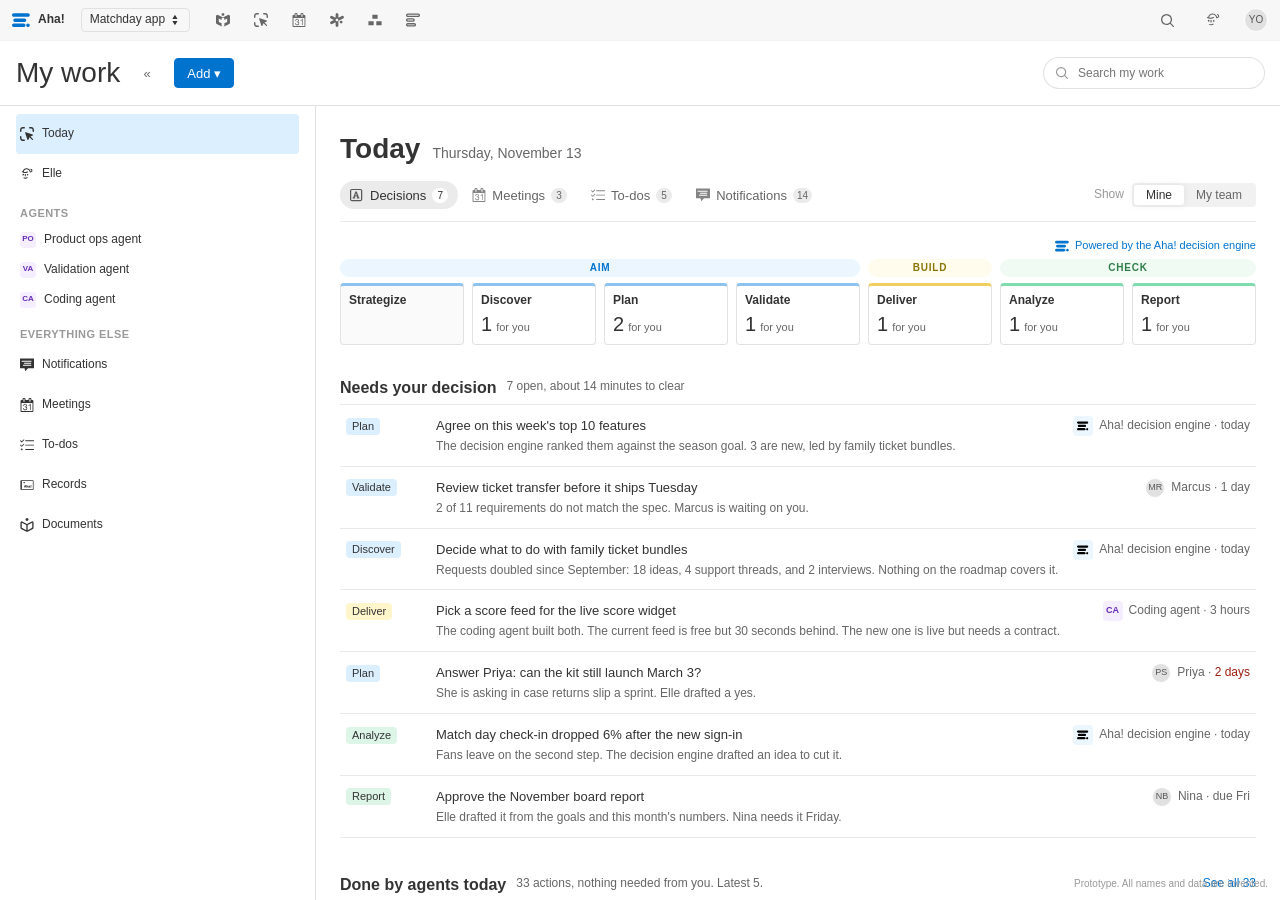
<file: index.html>
<!doctype html>
<html lang="en">
<head>
<meta charset="utf-8">
<meta name="viewport" content="width=device-width, initial-scale=1">
<title>My work control plane</title>
<meta name="color-scheme" content="light only">
<link rel="stylesheet" href="aha.css">
<style>
  :root { color-scheme: light only; --drawer-width: 650px; --line: #e9e9e9; --ai: #662db5; --ai-bg: #f5eeff; }
  html, body { height: 100%; margin: 0; }
  body { overflow: hidden; }
  .app { height: 100vh; min-height: 0; background: var(--aha-color-background-primary); }
  .top-nav .nav-icons { display: inline-flex; gap: var(--spacer-1); }
  .top-nav .nav-icons .top-nav-item { padding: 4px 10px; }

  /* People and agents. People get photos; agents get a purple tile so AI never passes for a person. */
  .face { display: inline-flex; align-items: center; justify-content: center; flex: none; width: 20px; height: 20px; border-radius: 50%; overflow: hidden; background: #e1e1e1; color: #555; font-size: 9px; font-weight: 500; border: 1px solid #fff; }
  .face img { width: 100%; height: 100%; object-fit: cover; display: block; }
  .face.s16 { width: 16px; height: 16px; font-size: 8px; }
  .face.s24 { width: 24px; height: 24px; font-size: 10px; }
  .face.s32 { width: 32px; height: 32px; font-size: 12px; }
  .face.agent { border-radius: 4px; background: var(--ai-bg); color: var(--ai); border-color: transparent; font-weight: 600; }
  .faces { display: inline-flex; }
  .faces .face + .face { margin-left: -6px; }

  /* Page header band: 65px, single row (nav sidebar archetype). */
  .mw-header { display: flex; align-items: center; gap: var(--spacer-3); height: 65px; padding: 0 16px; border-bottom: 1px solid var(--aha-color-border-primary); flex: none; }
  .mw-header .spacer { flex: 1; }
  .mw-body { display: flex; flex: 1; min-height: 0; }
  .nav-sidebar { border-right: 1px solid var(--aha-color-border-primary); }
  .nav-sidebar__item .count { margin-left: auto; color: var(--aha-color-text-tertiary); font-size: 12px; }
  .nav-sidebar__item .badge { margin-left: 4px; }
  .nav-sidebar__item .sub { color: var(--aha-color-text-tertiary); font-size: 11px; margin-left: auto; }

  .pane { flex: 1; min-width: 0; overflow-y: auto; padding: 32px 40px 80px; }
  .page-tabs { margin: -8px 0 20px; align-items: center; }
  .page-tabs .tab { cursor: pointer; display: inline-flex; align-items: center; font-size: 14px; }
  .page-tabs .spacer { flex: 1; }
  .scope-wrap { display: inline-flex; align-items: center; gap: 8px; }
  .scope-label { font-size: 12px; color: var(--aha-color-text-tertiary); }
  .tab-count { display: inline-block; min-width: 16px; padding: 0 4px; margin-left: 4px; border-radius: 8px; background: #dbefff; color: #0073cf; font-size: 10px; font-weight: 600; line-height: 15px; text-align: center; }
  .meet-view { display: grid; grid-template-columns: 340px minmax(0, 1fr); gap: 0; border: 1px solid var(--aha-color-border-primary); border-radius: 4px; min-height: 560px; }
  .meet-list { border-right: 1px solid var(--aha-color-border-primary); padding: 8px 12px 16px; }
  .meet-row.is-selected { background: #ebf6ff; box-shadow: inset 3px 0 0 #0073cf; opacity: 1; }
  .meet-pane { padding: 24px 32px 32px; min-width: 0; }
  .meet-pane h2 { font-size: 20px; font-weight: 600; margin: 0 0 4px; }
  .meet-pane .when { color: var(--aha-color-text-secondary); font-size: 12px; }
  .meet-pane .spacer { flex: 1; }
  .meet-pane h4 { font-size: 11px; font-weight: 600; margin: 24px 0 8px; text-transform: uppercase; letter-spacing: .05em; color: var(--aha-color-text-secondary); }
  .attendee { display: flex; align-items: center; gap: 8px; font-size: 12px; }
  .attendee b { font-weight: 500; display: block; }
  .attendee span span { color: var(--aha-color-text-tertiary); font-size: 11px; }
  .prep dt { color: var(--aha-color-text-tertiary); font-size: 12px; padding-top: 1px; }
  .prep dd { margin: 0; }
  .related .row-item { grid-template-columns: 78px minmax(0, 1fr) 24px; }
  .meet-view.is-full { grid-template-columns: minmax(0, 1fr); }
  .meet-view.is-full .meet-list { display: none; }
  .meet-view.is-full .meet-pane > * { max-width: 760px; }
  .mp-bar { display: flex; align-items: center; gap: 8px; margin: -12px -16px 8px 0; }
  .mp-bar .spacer { flex: 1; }
  .menu-wrap { position: relative; }
  .mp-menu { display: none; position: absolute; right: 0; top: 32px; min-width: 180px; background: #fff; border: 1px solid var(--aha-color-border-primary); border-radius: 4px; box-shadow: 0 4px 12px rgba(0,0,0,.12); padding: 4px 0; z-index: 20; }
  .mp-menu.is-open { display: block; }
  .mp-menu a { display: block; padding: 6px 12px; font-size: 12px; color: var(--aha-color-text); cursor: pointer; }
  .mp-menu a:hover { background: #f1f1f1; text-decoration: none; }
  .mp-title { font-size: 20px; font-weight: 600; margin: 0 0 2px; }
  .people-line-btn { display: inline-flex; align-items: center; gap: 6px; margin-top: 8px; padding: 2px 4px 2px 0; border: 0; background: none; font: inherit; font-size: 12px; color: var(--aha-color-text-secondary); cursor: pointer; }
  .people-line-btn:hover { color: var(--aha-color-text); }
  .people-line-btn .caret { font-size: 9px; transition: transform .15s; }
  .people-line-btn.is-open .caret { transform: rotate(180deg); }
  .person-cards { display: grid; grid-template-columns: repeat(auto-fill, minmax(220px, 1fr)); gap: 8px; margin-top: 8px; }
  .person-card { display: flex; gap: 10px; padding: 8px 10px; border: 1px solid var(--line); border-radius: 4px; font-size: 12px; line-height: 1.4; }
  .person-card b { display: block; font-weight: 500; }
  .person-card span { color: var(--aha-color-text-secondary); }
  .mp-tabs { margin: 16px 0 4px; }
  .mp-tabs .tab { cursor: pointer; }
  .mp-sec-head { display: flex; align-items: center; gap: 8px; margin-top: 18px; }
  .mp-sec-head h4 { margin: 0; }
  .mp-sec-head .spacer { flex: 1; }
  .agenda, .notes { margin-top: 8px; border-top: 1px solid var(--line); }
  .ag-row, .note-row { display: flex; align-items: center; gap: 10px; min-height: 34px; padding: 4px 6px; border-bottom: 1px solid var(--line); font-size: 13px; cursor: pointer; }
  .ag-row:hover, .note-row:hover { background: #fafafa; }
  .ag-n { width: 14px; color: var(--aha-color-text-tertiary); font-size: 12px; text-align: right; }
  .ag-t { flex: 1; min-width: 0; }
  .ag-count { font-size: 11px; color: #9c1f0e; margin-left: 4px; }
  .ag-why { display: block; font-size: 11px; color: var(--aha-color-text-tertiary); margin-top: 1px; }
  .ag-row.is-done .ag-t, .note-row.is-done .nt { color: var(--aha-color-text-tertiary); text-decoration: line-through; }
  .ag-open { font-size: 12px; }
  .ag-x { border: 0; background: none; color: var(--aha-color-text-tertiary); cursor: pointer; font-size: 15px; visibility: hidden; }
  .ag-row:hover .ag-x { visibility: visible; }
  .ag-row.is-suggest { border: 1px dashed #c9a6f5; border-radius: 4px; margin-top: 6px; background: #fcf9ff; cursor: default; padding: 6px 8px; }
  .ag-row.is-suggest a { font-size: 12px; cursor: pointer; }
  .muted-link { color: var(--aha-color-text-tertiary) !important; }
  .add-line { width: 100%; box-sizing: border-box; margin-top: 8px; border-style: dashed; }
  .add-note { display: flex; gap: 8px; }
  .owner-pick { width: 110px; margin-top: 8px; flex: none; }
  .note-row .nt { flex: 1; min-width: 0; }
  .note-row .owner { display: inline-flex; align-items: center; gap: 4px; font-size: 11px; padding: 1px 6px 1px 2px; border-radius: 9px; background: #f1f1f1; color: #333; }
  .note-row .since { font-size: 11px; color: var(--aha-color-text-tertiary); width: 44px; text-align: right; }
  .prev-list { margin-top: 12px; border-top: 1px solid var(--line); }
  .prev { border-bottom: 1px solid var(--line); }
  .prev-head { display: grid; grid-template-columns: 56px 90px minmax(0, 1fr) auto; gap: 10px; width: 100%; padding: 10px 6px; border: 0; background: none; font: inherit; font-size: 12px; text-align: left; cursor: pointer; }
  .prev-head:hover { background: #fafafa; }
  .prev .pd { font-weight: 600; } .prev .pa, .prev .pc { color: var(--aha-color-text-tertiary); }
  .prev .pf { overflow: hidden; text-overflow: ellipsis; white-space: nowrap; }
  .prev.is-empty .pf { color: var(--aha-color-text-tertiary); font-style: italic; }
  .prev.is-open .prev-head { background: #fafafa; }
  .prev-body { padding: 2px 6px 14px 72px; background: #fafafa; font-size: 13px; line-height: 1.5; }
  .prev-body ul { margin: 2px 0 8px; padding-left: 16px; }
  .prev-sum { display: flex; gap: 8px; max-width: 640px; }
  .prev-sum p { margin: 0; font-size: 13px; line-height: 1.55; }
  .note-link { display: inline-block; margin-top: 2px; font-size: 12px; cursor: pointer; }
  .sum-by { display: flex; align-items: center; gap: 5px; font-size: 11px; color: #662db5; margin: 4px 0 2px; }
  .pb-h { font-size: 11px; font-weight: 600; text-transform: uppercase; letter-spacing: .04em; color: var(--aha-color-text-secondary); margin-top: 6px; }
  .meet-empty { color: var(--aha-color-text-secondary); font-size: 12px; max-width: 520px; }
  .pane-inner { max-width: 1440px; }
  .pane-top { display: flex; align-items: baseline; gap: 12px; margin-bottom: 20px; }
  .pane-top h2 { font-size: 28px; font-weight: 600; margin: 0; }
  .pane-top .date { color: var(--aha-color-text-secondary); font-size: 14px; }
  .pane-top .spacer { flex: 1; }

  /* Lifecycle row, after the AI product development lifecycle. It doubles as the page filter. */
  .phases { display: grid; grid-template-columns: repeat(7, minmax(0, 1fr)); gap: 0 8px; margin-bottom: 6px; }
  .phase-band { height: 18px; border-radius: 9px; font-size: 10px; font-weight: 600; letter-spacing: .08em; text-transform: uppercase; display: flex; align-items: center; justify-content: center; }
  .phase-band.aim { grid-column: 1 / span 4; background: #ebf6ff; color: #0073cf; }
  .phase-band.build { grid-column: 5; background: #fffcee; color: #8a7505; }
  .phase-band.check { grid-column: 6 / span 2; background: #f0fbf4; color: #2f7d4a; }
  .stages { display: grid; grid-template-columns: repeat(7, minmax(0, 1fr)); gap: 8px; margin-bottom: 32px; }
  .stage { border: 1px solid var(--aha-color-border-primary); border-top-width: 3px; border-radius: 4px; padding: 7px 10px 9px; cursor: pointer; background: #fff; text-align: left; font: inherit; color: inherit; transition: background .12s, border-color .12s; }
  .stage.aim { border-top-color: #8fc3ef; } .stage.build { border-top-color: #f2cf63; } .stage.check { border-top-color: #7fdcae; }
  .stage:hover { background: #fafafa; }
  .stage:focus-visible { outline: 2px solid var(--aha-color-text-link); outline-offset: 1px; }
  .stage.is-selected { box-shadow: 0 0 0 2px var(--aha-color-text-link); }
  .stage.is-dimmed { opacity: .5; }
  .stage.is-input { cursor: default; background: #fafafa; }
  .stage .name { font-size: 12px; font-weight: 600; }
  .stage .num { display: flex; align-items: baseline; gap: 4px; margin-top: 4px; }
  .stage .num b { font-size: 20px; font-weight: 500; line-height: 1.1; }
  .stage .num span { font-size: 11px; color: var(--aha-color-text-secondary); }
  .stage .num.zero b { color: var(--aha-color-text-tertiary); }
  .stage .ai { font-size: 11px; color: var(--ai); margin-top: 2px; }
  .stage .input-note { font-size: 11px; color: var(--aha-color-text-tertiary); margin-top: 6px; line-height: 1.35; }


  .cols { display: block; }
  .sec-head { display: flex; align-items: center; gap: 10px; margin-bottom: 6px; }
  .sec-head h3 { font-size: 16px; font-weight: 600; margin: 0; }
  .sec-head .meta { color: var(--aha-color-text-secondary); font-size: 12px; }
  .sec-head .spacer { flex: 1; }
  .sec-head a { font-size: 12px; cursor: pointer; }
  .filter-tag { display: inline-flex; align-items: center; gap: 4px; padding: 1px 4px 1px 8px; border-radius: 4px; background: #ebf6ff; color: #333; font-size: 11px; }
  .filter-tag button { border: 0; background: none; cursor: pointer; color: #555; font-size: 13px; line-height: 1; padding: 0 2px; }

  .rows { border-top: 1px solid var(--line); }
  .row-item { display: grid; grid-template-columns: 78px minmax(0, 1fr) 160px; gap: 12px; align-items: start; padding: 11px 6px; border-bottom: 1px solid var(--line); cursor: pointer; transition: background .12s, opacity .25s; }
  .row-item:hover { background: #f7f7f7; }
  .row-item.is-selected { box-shadow: inset 0 0 0 2px var(--aha-color-text-link); border-radius: 4px; background: #fff; }
  .row-item.is-leaving { opacity: 0; }
  .row-item .title { font-size: 13px; font-weight: 500; color: var(--aha-color-text); line-height: 20px; }
  .row-item > div:first-child { display: flex; align-items: center; height: 20px; }
  .row-item .why { font-size: 12px; color: var(--aha-color-text-secondary); margin-top: 2px; line-height: 1.4; }
  .row-item .who { display: flex; align-items: center; justify-content: flex-end; gap: 6px; height: 20px; font-size: 12px; color: var(--aha-color-text-secondary); white-space: nowrap; }
  .row-item .who .late { color: #9c1f0e; }
  .row-item .act { display: none; justify-content: flex-end; align-items: center; gap: 4px; font-size: 12px; color: var(--aha-color-text-link); white-space: nowrap; }
  .row-item:hover .who, .row-item.is-selected .who { display: none; }
  .row-item:hover .act, .row-item.is-selected .act { display: flex; }
  .row-item .kind { font-size: 11px; color: var(--aha-color-text-tertiary); margin-top: 3px; }
  .stage-pill { display: inline-block; padding: 0 6px; border-radius: 4px; font-size: 11px; line-height: 17px; color: #333; white-space: nowrap; }
  .sp-aim { background: #dbefff; } .sp-build { background: #fff6cc; } .sp-check { background: #dcf5e7; }
  .empty { padding: 20px 6px; color: var(--aha-color-text-secondary); font-size: 12px; display: flex; align-items: center; gap: 10px; }
  .empty b { color: var(--aha-color-text); font-weight: 600; font-size: 13px; display: block; }

  .handled { margin-top: 36px; }
  .handled .row-item { padding: 8px 6px; }
  .handled .title { font-weight: 400; }

  .meet-row { display: grid; grid-template-columns: 40px minmax(0, 1fr) auto; gap: 8px; align-items: center; padding: 8px 6px; border-bottom: 1px solid var(--line); font-size: 12px; cursor: pointer; }
  .meet-row:hover { background: #f7f7f7; }
  .meet-row .t { color: var(--aha-color-text-secondary); }
  .meet-row .n { font-size: 13px; white-space: nowrap; overflow: hidden; text-overflow: ellipsis; }
  .meet-row .t.is-next { color: #0073cf; font-weight: 600; }
  .more-faces { font-size: 10px; color: var(--aha-color-text-tertiary); margin-left: 3px; align-self: center; }
  .meet-row .faces { align-items: center; }
  .meet-row .c { color: var(--aha-color-text-secondary); font-size: 11px; margin-top: 1px; }
  .meet-row.is-past { opacity: .5; }
  .meet-row.is-next { box-shadow: inset 3px 0 0 #0073cf; }
  .next-tag { font-size: 10px; font-weight: 500; padding: 0 5px; border-radius: 4px; background: #ebf6ff; color: #333; }
  .side-block { margin-bottom: 32px; }
  .meet-day { font-size: 11px; font-weight: 600; letter-spacing: .05em; text-transform: uppercase; color: var(--aha-color-text-tertiary); margin: 18px 0 2px; }
  .meet-day:first-child { margin-top: 4px; }

  /* Drawer: 650px, slides on right, no scrim. */
  .drawer { top: 41px; }
  .drawer__bar { display: flex; align-items: center; gap: 8px; height: 44px; padding: 0 12px; border-bottom: 1px solid var(--line); flex: none; }
  .drawer__bar .muted { color: var(--aha-color-text-tertiary); font-size: 12px; }
  .drawer__bar .spacer { flex: 1; }
  .drawer__scroll { overflow-y: auto; padding: 20px 24px 40px; flex: 1; }
  .drawer h2 { font-size: 20px; font-weight: 600; margin: 8px 0 8px; line-height: 1.25; }
  .drawer .byline { display: flex; align-items: center; gap: 8px; color: var(--aha-color-text-secondary); font-size: 12px; margin-bottom: 18px; }
  .drawer .byline b { color: var(--aha-color-text); font-weight: 500; }
  .drawer h4 { font-size: 11px; font-weight: 600; margin: 22px 0 8px; text-transform: uppercase; letter-spacing: .05em; color: var(--aha-color-text-secondary); }
  .ai-result { font-size: 12px; line-height: 1.5; }
  .ai-result .ai-head { display: flex; align-items: center; gap: 6px; font-weight: 600; color: var(--ai); margin-bottom: 6px; }
  .ai-result ul { margin: 6px 0 0; padding-left: 18px; }
  .check-list { border: 1px solid var(--aha-color-border-primary); border-radius: 4px; }
  .check-list .ci { display: grid; grid-template-columns: 22px 22px minmax(0, 1fr) auto; gap: 6px; align-items: center; padding: 7px 10px; border-bottom: 1px solid var(--line); font-size: 12px; }
  .check-list .ci:last-child { border-bottom: 0; }
  .check-list .ci:hover { background: #fafafa; }
  .check-list .ci .rank { color: var(--aha-color-text-tertiary); text-align: right; }
  .check-list .ci .new { font-size: 10px; margin-left: 4px; }
  .check-list .ci.is-off span:nth-child(3) { color: var(--aha-color-text-tertiary); text-decoration: line-through; }
  .gap { color: #9c1f0e; font-weight: 600; }
  .ok { color: #4f8f0e; font-weight: 600; }
  .people-line { display: flex; align-items: center; gap: 8px; font-size: 12px; }
  .drawer__foot { flex: none; display: flex; gap: 8px; align-items: center; padding: 12px 24px; border-top: 1px solid var(--aha-color-border-primary); }
  .drawer__foot .spacer { flex: 1; }
  .drawer__foot .input { flex: 1; height: 30px; }

  .h4-note { text-transform: none; letter-spacing: 0; font-weight: 400; color: var(--aha-color-text-tertiary); margin-left: 6px; }
  .what-next { margin-top: 14px; padding: 8px 10px; border-radius: 4px; background: #f7f7f7; font-size: 12px; color: var(--aha-color-text-secondary); }
  .what-next::before { content: 'What happens: '; font-weight: 600; color: var(--aha-color-text); }
  .cmp { display: none; grid-template-columns: 1fr 1fr; gap: 8px; padding: 8px 10px 10px 38px; border-bottom: 1px solid var(--line); background: #fafafa; font-size: 12px; }
  .cmp.is-open { display: grid; }
  .cmp span { display: block; font-size: 11px; color: var(--aha-color-text-tertiary); }
  .cmp.list { grid-template-columns: 1fr 1fr; color: var(--aha-color-text-secondary); }
  .cmp.list div::before { content: '\2713  '; color: #4f8f0e; }
  .choices { display: grid; grid-template-columns: 170px minmax(0, 1fr); gap: 8px 12px; font-size: 12px; margin: 0; }
  .choices dt { font-weight: 500; } .choices dd { margin: 0; color: var(--aha-color-text-secondary); }
  .facts { border: 1px solid var(--aha-color-border-primary); border-radius: 4px; font-size: 12px; }
  .facts div { display: grid; grid-template-columns: 120px minmax(0, 1fr); padding: 7px 10px; border-bottom: 1px solid var(--line); }
  .facts div:last-child { border-bottom: 0; }
  .facts span { color: var(--aha-color-text-tertiary); }
  .textarea.ai-draft { width: 100%; box-sizing: border-box; border-color: #c9a6f5; background: #fcf9ff; font: inherit; font-size: 13px; line-height: 1.5; padding: 8px 10px; resize: vertical; }
  .input.is-invalid, .textarea.is-invalid { border-color: #c9250e; box-shadow: 0 0 0 2px #fff0ee; }
  #drawer .input { box-sizing: border-box; }
  #drawer .drawer__scroll > .input { width: 100%; }
  .funnel { display: grid; gap: 8px; font-size: 12px; }
  .f-row { display: grid; grid-template-columns: 100px minmax(0, 1fr) 110px; gap: 10px; align-items: center; }
  .f-row .bar { position: relative; height: 14px; background: #f1f1f1; border-radius: 2px; }
  .f-row .bar i { position: absolute; inset: 0 auto 0 0; background: #8fc3ef; border-radius: 2px; }
  .f-row.is-bad .bar i { background: #f0a090; }
  .f-row .bar em { position: absolute; top: -3px; bottom: -3px; width: 2px; background: #555; }
  .f-row small { color: var(--aha-color-text-tertiary); font-weight: 400; }
  .report { border: 1px solid var(--aha-color-border-primary); border-radius: 4px; }
  .r-sec { padding: 10px 12px; border-bottom: 1px solid var(--line); font-size: 13px; line-height: 1.45; }
  .r-sec:last-child { border-bottom: 0; }
  .r-sec b { display: block; font-size: 11px; font-weight: 600; color: var(--aha-color-text-secondary); text-transform: uppercase; letter-spacing: .04em; margin-bottom: 2px; }
  .cap { display: flex; align-items: center; gap: 12px; margin-bottom: 4px; }
  .cap-bar { position: relative; flex: 1; height: 10px; background: #f1f1f1; border-radius: 5px; }
  .cap-bar i { position: absolute; inset: 0 auto 0 0; background: #8fc3ef; border-radius: 5px; transition: width .2s; }
  .cap-bar i.is-over { background: #f0a090; }
  .cap-bar em { position: absolute; top: -4px; bottom: -4px; left: 84.7%; width: 2px; background: #555; }
  .cap-num { font-size: 12px; white-space: nowrap; } .cap-num b { font-size: 16px; font-weight: 600; }
  .pts, .muted-s { color: var(--aha-color-text-tertiary); font-size: 12px; }
  .row-item.is-undone .title { color: var(--aha-color-text-tertiary); text-decoration: line-through; }
  .undone-tag { display: inline-block; text-decoration: none; font-size: 10px; padding: 0 5px; border-radius: 4px; background: #fff0ee; color: #333; margin-left: 6px; }

  .agent-head { display: flex; gap: 12px; align-items: center; }
  .agent-job { font-size: 13px; line-height: 1.5; }
  .dial { display: flex; border: 1px solid var(--aha-color-border-primary); border-radius: 4px; overflow: hidden; }
  .dial button { flex: 1; border: 0; background: #fff; font: inherit; font-size: 12px; padding: 6px 4px; cursor: pointer; color: var(--aha-color-text-secondary); border-left: 1px solid var(--aha-color-border-primary); }
  .dial button:first-child { border-left: 0; }
  .dial button:hover { background: #fafafa; }
  .dial button.is-active { background: var(--ai-bg); color: var(--ai); font-weight: 600; }
  .row-item.notif { grid-template-columns: 28px minmax(0, 1fr) 90px; }
  .elle-chips { display: flex; flex-wrap: wrap; gap: 6px; margin-bottom: 12px; }
  .elle-q { margin: 14px 0 6px; font-size: 13px; font-weight: 500; text-align: right; }
  .drawer.is-wide { width: calc(100% - 316px); }
  .mw-header .menu-wrap .mp-menu { top: 34px; }

  .page-tabs { gap: 4px; height: auto; border-bottom: 0; margin: -6px 0 20px; padding-bottom: 12px; border-bottom: 1px solid var(--line); }
  .page-tabs .tab { height: 28px; padding: 0 10px; gap: 6px; border: 0; border-radius: 14px; margin: 0; text-transform: none; letter-spacing: 0; font-size: 13px; font-weight: 400; color: var(--aha-color-text-secondary); transition: background .12s, color .12s; }
  .page-tabs .tab:hover { background: #f7f7f7; color: var(--aha-color-text); text-decoration: none; }
  .page-tabs .tab.is-active { background: #ebebeb; color: var(--aha-color-text); font-weight: 500; border: 0; }
  .page-tabs .tab .icon { color: inherit; opacity: .8; }
  .page-tabs .tab .tab-count { margin-left: 0; background: #ebebeb; color: var(--aha-color-text-secondary); font-weight: 500; }
  .page-tabs .tab.is-active .tab-count { background: #fff; color: var(--aha-color-text); }
  .simple-view { max-width: 920px; }
  .todo-group { font-size: 11px; font-weight: 600; letter-spacing: .05em; text-transform: uppercase; color: var(--aha-color-text-tertiary); margin: 18px 0 4px; }
  .todo-group:first-of-type { margin-top: 4px; }
  #view-todos .note-row .muted-s { width: 190px; text-align: right; white-space: nowrap; overflow: hidden; text-overflow: ellipsis; }
  #view-todos .note-row .since { width: 70px; }
  .row-item.notif.is-read .title { color: var(--aha-color-text-secondary); font-weight: 400; }

  .agent-tabs { margin: 14px 0 12px; }
  .agent-tabs .tab { cursor: pointer; }
  .chat { display: flex; flex-direction: column; gap: 12px; margin: 4px 0 12px; }
  .msg { display: flex; gap: 8px; font-size: 13px; line-height: 1.5; max-width: 88%; }
  .msg .bubble { padding: 8px 11px; border-radius: 8px; background: #f5eeff; border: 1px solid #e4d3fb; }
  .msg.you { align-self: flex-end; padding: 8px 11px; border-radius: 8px; background: #ebf6ff; border: 1px solid #cfe5f8; }
  .msg-link { display: block; margin-top: 6px; font-size: 12px; cursor: pointer; }
  .msg.typing .bubble { display: flex; gap: 4px; padding: 12px; }
  .msg.typing i { width: 6px; height: 6px; border-radius: 50%; background: #a98bd6; animation: blink 1s infinite; }
  .msg.typing i:nth-child(2) { animation-delay: .15s; } .msg.typing i:nth-child(3) { animation-delay: .3s; }
  @keyframes blink { 0%, 80%, 100% { opacity: .25; } 40% { opacity: 1; } }
  .chat-chips .btn { white-space: normal; height: auto; min-height: 26px; text-align: left; }

  .engine-label { display: flex; align-items: center; justify-content: flex-end; gap: 6px; font-size: 11px; color: #0073cf; margin: -4px 0 6px; }
  .face.engine { border-radius: 4px; background: #ebf6ff; color: #0073cf; border-color: transparent; }

  /* Toast with undo. */
  .toast { position: fixed; left: 50%; bottom: 24px; transform: translate(-50%, 20px); opacity: 0; pointer-events: none; display: flex; align-items: center; gap: 14px; background: #333; color: #fff; font-size: 12px; padding: 8px 12px 8px 14px; border-radius: 4px; box-shadow: 0 4px 12px rgba(0,0,0,.2); transition: opacity .2s, transform .2s; z-index: 1000; }
  .toast.is-on { opacity: 1; transform: translate(-50%, 0); pointer-events: auto; }
  .toast a { color: #8fc3ef; cursor: pointer; font-weight: 500; }

  .hidden { display: none !important; }
  .proto-note { position: fixed; right: 12px; bottom: 10px; font-size: 10px; color: var(--aha-color-text-tertiary); z-index: 5; pointer-events: none; }

  @media (max-width: 1300px) {
    .cols { grid-template-columns: minmax(0, 1fr); }
    .pane { padding: 24px 24px 80px; }
    .meet-view { grid-template-columns: 260px minmax(0, 1fr); }
    .stage { padding-left: 8px; padding-right: 6px; }
    .stage .ai, .stage .input-note { display: none; }
  }
  @media (max-width: 1000px) {
    .nav-sidebar { width: 220px; }
    .nav-sidebar__item .sub, .nav-sidebar__item .count { display: none; }
    .row-item, .handled .row-item { grid-template-columns: 70px minmax(0, 1fr); }
    .row-item .who, .row-item:hover .act { display: none !important; }
  }
</style>
</head>
<body>
<svg xmlns="http://www.w3.org/2000/svg" style="display:none"><symbol id="aha-icon-aha-exclamation" viewBox="0 0 1024 1024"><g transform="translate(0, 960) scale(1, -1)"><path d="M0 960V-64H1024V960ZM634 32Q634 27 633.0 26.5Q632 26 627 26Q627 26 624.0 22.5Q621 19 621 19Q563 19 519.0 19.0Q475 19 422 19Q418 19 417.0 19.0Q416 19 416 19Q416 19 413.0 22.5Q410 26 410 26Q410 74 410.0 122.0Q410 170 410 198Q410 203 410.5 204.0Q411 205 416 205Q416 205 419.0 207.5Q422 210 422 205Q466 200 526.5 202.5Q587 205 621 205Q626 205 626.5 205.0Q627 205 627 205Q627 205 630.5 201.5Q634 198 634 198Q634 155 634.0 112.5Q634 70 634 32ZM621 326Q621 322 617.0 318.0Q613 314 608 314L448 307Q443 307 439.0 311.0Q435 315 435 320Q430 546 424.0 622.5Q418 699 403 838Q403 843 407.0 847.0Q411 851 416 851L634 890Q638 890 640.0 890.0Q642 890 646 890Q646 890 649.5 886.0Q653 882 653 877Q648 826 642 757Q637 687 632.0 611.5Q627 536 624 461Q621 386 621 326Z"/></g></symbol><symbol id="aha-icon-align-bottom" viewBox="0 0 1024 1024"><g transform="translate(0, 960) scale(1, -1)"><path d="M755 429 525 198Q520 194 518.5 193.0Q517 192 512 192Q507 192 505.5 193.0Q504 194 499 198L269 429Q269 429 265.5 433.0Q262 437 262 442Q262 446 263.0 448.0Q264 450 269 454L294 480Q294 480 298.0 483.0Q302 486 307 486Q312 486 313.5 485.5Q315 485 320 480L512 282L710 480Q710 480 714.0 483.0Q718 486 723 486Q728 486 729.5 485.5Q731 485 736 480L762 454Q762 454 765.0 450.0Q768 446 768 442Q763 437 759.0 435.5Q755 434 755 429ZM32 58H992V-13H32Z"/></g></symbol><symbol id="aha-icon-align-middle" viewBox="0 0 1024 1024"><g transform="translate(0, 960) scale(1, -1)"><path d="M32 480H992V410H32ZM755 858 525 627Q525 627 521.0 624.0Q517 621 512 621Q507 621 505.5 621.5Q504 622 499 627L269 858Q269 858 265.5 862.0Q262 866 262 870Q262 875 263.0 876.5Q264 878 269 883L294 909Q294 909 298.0 912.0Q302 915 307 915Q312 915 313.5 914.5Q315 914 320 909L512 710L710 909Q710 909 714.0 912.0Q718 915 723 915Q728 915 729.5 914.5Q731 914 736 909L762 883Q762 883 765.0 879.0Q768 875 768 870Q763 866 759.0 862.0Q755 858 755 858ZM755 19 730 -6Q730 -6 726.0 -9.5Q722 -13 717 -13Q712 -13 710.5 -12.0Q709 -11 704 -6L512 186L314 -13Q314 -13 310.0 -16.0Q306 -19 301 -19Q296 -19 294.5 -18.5Q293 -18 288 -13L262 13Q262 13 259.0 17.0Q256 21 256 26Q256 30 257.0 32.0Q258 34 262 38L493 269Q493 269 497.0 272.0Q501 275 506 275Q510 275 512.0 274.5Q514 274 518 269L749 38Q749 38 752.0 34.0Q755 30 755 26Q760 26 757.5 22.5Q755 19 755 19Z"/></g></symbol><symbol id="aha-icon-align-top" viewBox="0 0 1024 1024"><g transform="translate(0, 960) scale(1, -1)"><path d="M32 909H992V838H32ZM755 442 730 416Q730 416 726.0 413.0Q722 410 717 410Q712 410 710.5 410.5Q709 411 704 416L512 614L314 416Q314 416 310.0 413.0Q306 410 301 410Q296 410 294.5 410.5Q293 411 288 416L269 442Q269 442 265.5 446.0Q262 450 262 454Q262 459 263.0 460.5Q264 462 269 467L499 698Q504 702 505.5 703.0Q507 704 512 704Q517 704 518.5 703.0Q520 702 525 698L755 467Q755 467 758.5 463.0Q762 459 762 454Q762 450 758.5 448.0Q755 446 755 442Z"/></g></symbol><symbol id="aha-icon-arrow-left-once" viewBox="0 0 1024 1024"><g transform="translate(0, 960) scale(1, -1)"><path d="M859 372Q827 348 787.5 334.0Q748 320 704 320Q660 320 620.5 334.0Q581 348 549 372H265V239Q265 233 262.5 229.0Q260 225 254 222Q249 220 243.5 220.5Q238 221 233 225L6 433Q3 436 1.5 439.0Q0 442 0 446Q0 450 1.5 453.5Q3 457 6 460L233 670Q238 674 243.5 675.0Q249 676 254 674Q260 671 262.5 667.0Q265 663 265 657V524H453Q451 536 449.5 549.5Q448 563 448 576Q448 629 468 676Q488 722 523.0 757.0Q558 792 604 812Q651 832 704 832Q757 832 804 812Q850 792 885.0 757.0Q920 722 940 676Q960 629 960 576Q960 563 958.5 549.5Q957 536 955 524H1005Q1009 524 1012.5 522.5Q1016 521 1019 519Q1021 516 1022.5 512.5Q1024 509 1024 505V391Q1024 387 1022.5 383.5Q1021 380 1019 377Q1016 375 1012.5 373.5Q1009 372 1005 372H859ZM704 352Q750 352 791 370Q832 387 862.5 417.5Q893 448 910 489Q928 530 928 576Q928 622 910 663Q893 704 862.5 734.5Q832 765 791 782Q750 800 704 800Q658 800 617 782Q576 765 545.5 734.5Q515 704 498 663Q480 622 480 576Q480 530 498 489Q515 448 545.5 417.5Q576 387 617 370Q658 352 704 352ZM624 633V670Q637 671 646.0 672.0Q655 673 661 674Q669 676 675.5 679.5Q682 683 688 689Q691 692 694.0 697.0Q697 702 699 709Q700 713 700.5 715.5Q701 718 701 720H747V439H690V633H624Z"/></g></symbol><symbol id="aha-icon-arrow-right-once" viewBox="0 0 1024 1024"><g transform="translate(0, 960) scale(1, -1)"><path d="M165 372Q197 348 236.5 334.0Q276 320 320 320Q364 320 403.5 334.0Q443 348 475 372H759V239Q759 233 761.5 229.0Q764 225 770 222Q775 220 780.5 220.5Q786 221 791 225L1018 433Q1021 436 1022.5 439.0Q1024 442 1024 446Q1024 450 1022.5 453.5Q1021 457 1018 460L791 670Q786 674 780.5 675.0Q775 676 770 674Q764 671 761.5 667.0Q759 663 759 657V524H571Q573 536 574.5 549.5Q576 563 576 576Q576 629 556 676Q536 722 501.0 757.0Q466 792 420 812Q373 832 320 832Q267 832 220 812Q174 792 139.0 757.0Q104 722 84 676Q64 629 64 576Q64 563 65.5 549.5Q67 536 69 524H19Q15 524 11.5 522.5Q8 521 5 519Q3 516 1.5 512.5Q0 509 0 505V391Q0 387 1.5 383.5Q3 380 5 377Q8 375 11.5 373.5Q15 372 19 372H165ZM320 352Q274 352 233 370Q192 387 161.5 417.5Q131 448 114 489Q96 530 96 576Q96 622 114 663Q131 704 161.5 734.5Q192 765 233 782Q274 800 320 800Q366 800 407 782Q448 765 478.5 734.5Q509 704 526 663Q544 622 544 576Q544 530 526 489Q509 448 478.5 417.5Q448 387 407 370Q366 352 320 352ZM236 633H302V439H358V720H313Q313 718 312.0 715.5Q311 713 310 709Q309 702 306.0 697.0Q303 692 300 689Q294 683 287.5 679.5Q281 676 272 674Q267 673 258.0 672.0Q249 671 236 670V633Z"/></g></symbol><symbol id="aha-icon-asana" viewBox="0 0 1024 1024"><g transform="translate(0, 960) scale(1, -1)"><path d="M723 704Q723 659 706 619Q689 580 659.5 550.5Q630 521 590 503Q551 486 506 486Q461 486 421 503Q381 521 351.5 550.5Q322 580 305 619Q288 659 288 704Q288 749 305 789Q322 828 351.5 857.5Q381 887 421 905Q461 922 506 922Q551 922 590 905Q630 887 659.5 857.5Q689 828 706 789Q723 749 723 704ZM1024 192Q1024 147 1007 107Q990 68 960.5 38.5Q931 9 891 -9Q851 -26 806 -26Q761 -26 722 -9Q682 9 652.5 38.5Q623 68 606 107Q589 147 589 192Q589 237 606 277Q623 316 652.5 345.5Q682 375 722 393Q761 410 806 410Q851 410 891 393Q931 375 960.5 345.5Q990 316 1007 277Q1024 237 1024 192ZM435 192Q435 147 418 107Q401 68 371.5 38.5Q342 9 302 -9Q263 -26 218 -26Q173 -26 133 -9Q93 9 63.5 38.5Q34 68 17 107Q0 147 0 192Q0 237 17 277Q34 316 63.5 345.5Q93 375 133 393Q173 410 218 410Q263 410 302 393Q342 375 371.5 345.5Q401 316 418 277Q435 237 435 192Z"/></g></symbol><symbol id="aha-icon-bring-forward" viewBox="0 0 1024 1024"><g transform="translate(0, 960) scale(1, -1)"><path d="M870 352Q866 352 861.0 349.0Q856 346 851 346Q851 346 848.0 346.0Q845 346 845 346Q840 350 842.5 352.0Q845 354 845 358Q845 358 848.0 361.5Q851 365 851 365Q856 370 861.0 374.5Q866 379 870 384Q933 446 915.5 495.0Q898 544 845 602L806 640L768 595Q763 590 758.5 590.0Q754 590 749 595Q749 595 745.5 599.0Q742 603 742 608V781Q742 786 743.0 787.5Q744 789 749 794Q749 794 753.0 797.0Q757 800 762 800H934Q939 800 940.5 799.0Q942 798 947 794Q952 789 952.0 784.0Q952 779 947 774L896 723L934 685Q978 642 1009.0 586.0Q1040 530 1011 467Q1002 448 991.5 433.0Q981 418 966 403Q947 389 920.5 375.5Q894 362 870 352ZM493 550V467H614V179H326V307H243V102H698V550ZM0 794H448V346H0Z"/></g></symbol><symbol id="aha-icon-bring-to-front" viewBox="0 0 1024 1024"><g transform="translate(0, 960) scale(1, -1)"><path d="M659 550V467H781V179H493V301H410V96H864V550ZM160 800H614V346H160Z"/></g></symbol><symbol id="aha-icon-choice-list-o" viewBox="0 0 1024 1024"><g transform="translate(0, 960) scale(1, -1)"><path d="M301 390Q301 366 281.0 349.5Q261 333 237 333H58Q34 338 17.0 354.5Q0 371 0 390V506Q0 530 17.0 546.5Q34 563 58 563H243Q267 563 284.0 546.5Q301 530 301 506ZM1024 390Q1024 390 1024.0 390.0Q1024 390 1024 390Q1024 366 1007.0 349.5Q990 333 966 333H422Q398 333 381.5 349.5Q365 366 365 390V506Q365 530 381.5 546.5Q398 563 422 563H966Q990 563 1007.0 546.5Q1024 530 1024 506ZM237 806Q242 806 246.0 802.0Q250 798 250 794V685Q250 680 246.0 676.0Q242 672 237 672H58Q53 672 49.0 676.0Q45 680 45 685V794Q45 798 49.0 802.0Q53 806 58 806H237ZM237 851H58Q34 851 17.0 834.5Q0 818 0 794V685Q0 661 17.0 644.0Q34 627 58 627H243Q267 627 284.0 644.0Q301 661 301 685V794Q296 818 278.5 834.5Q261 851 237 851ZM966 806Q971 806 975.0 802.0Q979 798 979 794V685Q979 680 975.0 676.0Q971 672 966 672H422Q418 672 414.0 676.0Q410 680 410 685V794Q410 798 414.0 802.0Q418 806 422 806H966ZM966 851H422Q398 851 381.5 834.5Q365 818 365 794V685Q365 661 381.5 644.0Q398 627 422 627H973Q997 627 1010.5 647.0Q1024 667 1024 691V800Q1019 824 1004.5 837.5Q990 851 966 851ZM301 102Q301 78 281.0 61.5Q261 45 237 45H58Q34 50 17.0 66.5Q0 83 0 102V218Q0 242 17.0 258.5Q34 275 58 275H243Q267 275 284.0 258.5Q301 242 301 218ZM1024 102Q1024 102 1024.0 102.0Q1024 102 1024 102Q1024 78 1007.0 61.5Q990 45 966 45H422Q398 45 381.5 61.5Q365 78 365 102V218Q365 242 381.5 258.5Q398 275 422 275H966Q990 275 1007.0 258.5Q1024 242 1024 218Z"/></g></symbol><symbol id="aha-icon-circles" viewBox="0 0 1024 1024"><g transform="translate(0, 960) scale(1, -1)"><path d="M685 691Q685 620 634.5 569.0Q584 518 512 518Q440 518 389.5 569.0Q339 620 339 691Q339 763 389.5 813.5Q440 864 512 864Q584 864 634.5 813.5Q685 763 685 691ZM410 224Q410 152 359.0 101.5Q308 51 237 51Q165 51 114.5 101.5Q64 152 64 224Q64 296 114.5 346.5Q165 397 237 397Q308 397 359.0 346.5Q410 296 410 224ZM960 224Q960 152 909.5 101.5Q859 51 787 51Q716 51 665.0 101.5Q614 152 614 224Q614 296 665.0 346.5Q716 397 787 397Q859 397 909.5 346.5Q960 296 960 224Z"/></g></symbol><symbol id="aha-icon-connect" viewBox="0 0 1024 1024"><g transform="translate(0, 960) scale(1, -1)"><path d="M819 614Q766 614 725.5 584.5Q685 555 666 512H269V640Q312 659 341.5 700.0Q371 741 371 794Q371 861 321.5 910.5Q272 960 205 960Q138 960 88.0 910.5Q38 861 38 794Q38 741 68.0 700.0Q98 659 141 640V256Q98 237 68.0 196.0Q38 155 38 102Q38 35 88.0 -14.5Q138 -64 205 -64Q272 -64 321.5 -14.5Q371 35 371 102Q371 155 341.5 196.0Q312 237 269 256V384H672Q691 341 732.0 311.5Q773 282 826 282Q893 282 942.5 331.5Q992 381 992 448Q987 515 936.5 564.5Q886 614 819 614ZM205 883Q243 883 268.5 857.5Q294 832 294 794Q294 760 266.0 732.0Q238 704 205 704Q171 704 143.0 732.0Q115 760 115 794Q115 832 140.5 857.5Q166 883 205 883ZM205 13Q166 13 140.5 38.5Q115 64 115 102Q115 141 140.5 166.5Q166 192 205 192Q243 192 268.5 166.5Q294 141 294 102Q294 64 266.0 38.5Q238 13 205 13ZM819 358Q781 358 755.5 384.0Q730 410 730 448Q730 486 755.5 512.0Q781 538 819 538Q858 538 883.5 512.0Q909 486 909 448Q909 410 883.5 384.0Q858 358 819 358Z"/></g></symbol><symbol id="aha-icon-customer-card" viewBox="0 0 1024 1024"><g transform="translate(0, 960) scale(1, -1)"><path d="M115 563H538V160H115ZM934 858H83Q50 858 25.0 833.0Q0 808 0 774V128Q0 94 25.0 69.5Q50 45 83 45H941Q974 45 999.0 69.5Q1024 94 1024 128V774Q1024 808 998.5 833.0Q973 858 934 858ZM960 173Q960 144 940.0 126.5Q920 109 896 109H128Q104 109 84.0 126.5Q64 144 64 173V614H960ZM64 678V723Q64 752 84.0 769.5Q104 787 128 787H896Q920 787 940.0 769.5Q960 752 960 723V672H64Z"/></g></symbol><symbol id="aha-icon-date" viewBox="0 0 1024 1024"><g transform="translate(0, 960) scale(1, -1)"><path d="M346 339Q346 339 349.0 339.0Q352 339 352 339H365Q413 339 442.5 384.0Q472 429 429 467Q381 510 331.5 473.5Q282 437 282 384H230Q235 466 290.5 507.5Q346 549 422 525Q494 506 507.0 430.0Q520 354 448 320Q489 310 509 280Q528 250 528.5 214.0Q529 178 512 144Q494 109 461 90Q422 68 380 67Q337 67 301.5 84.0Q266 101 244 136Q222 170 224 218H282Q282 150 344.0 122.0Q406 94 454 147Q474 171 477.0 201.5Q480 232 461 256Q442 280 410.5 286.5Q379 293 346 288V339Q346 339 346.0 339.0Q346 339 346 339ZM730 77V403H614V448Q658 448 698.0 465.5Q738 483 742 531H781V77H730ZM979 6Q979 -22 958.5 -43.0Q938 -64 909 -64H109Q80 -64 59.0 -43.0Q38 -22 38 6V742Q38 771 59.0 792.0Q80 813 109 813H179V870Q184 909 210.5 934.5Q237 960 275 960H314Q352 960 377.5 934.5Q403 909 403 870V813H621V870Q621 909 646.5 934.5Q672 960 710 960H749Q787 960 812.5 934.5Q838 909 838 870V813H909Q938 813 958.5 792.0Q979 771 979 742ZM275 595H109V6H915V595H275ZM326 870Q326 880 321.5 885.0Q317 890 307 890H275Q266 890 261.0 882.5Q256 875 256 870V704Q256 694 261.0 689.5Q266 685 275 685H314Q318 685 322.0 689.5Q326 694 326 704ZM768 870Q768 880 763.0 885.0Q758 890 749 890H710Q701 890 696.0 885.0Q691 880 691 870V704Q691 694 696.0 689.5Q701 685 710 685H749Q758 685 763.0 689.5Q768 694 768 704Z"/></g></symbol><symbol id="aha-icon-diagram" viewBox="0 0 1024 1024"><g transform="translate(0, 960) scale(1, -1)"><path d="M512 928Q507 928 501.5 928.0Q496 928 486 928L493 755Q498 755 499.5 755.0Q501 755 506 755Q568 755 624 732Q680 708 722.0 666.5Q764 625 788 569Q813 513 813 448Q813 383 789 327Q765 271 724.0 229.5Q683 188 627 164Q570 141 506 141Q441 141 386 165Q331 190 290.5 232.0Q250 274 227 330Q205 386 205 448Q205 491 214.5 529.5Q224 568 243 602L96 685Q67 632 49.5 573.5Q32 515 32 448Q32 350 70 262Q108 175 173.5 109.5Q239 44 326 6Q414 -32 512 -32Q610 -32 698 6Q785 44 850.5 109.5Q916 175 954 262Q992 350 992 448Q992 546 954 634Q916 721 850.5 786.5Q785 852 698 890Q610 928 512 928ZM512 608Q512 608 509.0 608.0Q506 608 506 608L512 448L371 525Q362 510 357.0 491.0Q352 472 352 448Q352 381 398.5 334.5Q445 288 512 288Q579 288 625.5 334.5Q672 381 672 448Q672 515 625.5 561.5Q579 608 512 608Z"/></g></symbol><symbol id="aha-icon-details" viewBox="0 0 1024 1024"><g transform="translate(0, 960) scale(1, -1)"><path d="M896 960H128Q104 960 84.0 940.0Q64 920 64 896V0Q64 -24 84.0 -44.0Q104 -64 128 -64H896Q920 -64 940.0 -44.0Q960 -24 960 0V896Q960 920 940.0 940.0Q920 960 896 960ZM896 0H128V704H896ZM832 448Q832 419 814.5 401.5Q797 384 768 384H256Q232 384 212.0 401.5Q192 419 192 448V576Q192 605 212.0 622.5Q232 640 256 640H768Q797 640 814.5 622.5Q832 605 832 576ZM832 128Q832 99 814.5 81.5Q797 64 768 64H256Q232 64 212.0 81.5Q192 99 192 128V256Q192 285 212.0 302.5Q232 320 256 320H768Q797 320 814.5 302.5Q832 285 832 256Z"/></g></symbol><symbol id="aha-icon-google-drive" viewBox="0 0 1024 1024"><g transform="translate(0, 960) scale(1, -1)"><path d="M339 890 659 339H992L672 890ZM224 6H858L1024 294H390ZM0 288 160 6 474 550 307 832Z"/></g></symbol><symbol id="aha-icon-hierarchy" viewBox="0 0 1024 1024"><g transform="translate(0, 960) scale(1, -1)"><path d="M538 422V250H621V333Q621 342 625.0 348.0Q629 354 634 358Q638 363 646.0 367.0Q654 371 659 371H986Q995 371 1000.5 367.0Q1006 363 1011 358Q1016 358 1020.0 350.0Q1024 342 1024 333V109Q1024 99 1020.0 93.5Q1016 88 1011 83Q1006 78 998.0 74.0Q990 70 986 70H659Q650 70 644.0 74.0Q638 78 634 83Q629 88 625.0 96.0Q621 104 621 109V192H538Q528 192 518.5 197.0Q509 202 499 211Q490 221 485.0 230.5Q480 240 480 250V422H403V339Q403 330 399.0 324.0Q395 318 390 314Q386 309 378.0 305.0Q370 301 365 301H38Q29 301 23.5 305.0Q18 309 13 314Q8 314 4.0 322.0Q0 330 0 339V563Q0 573 4.0 578.5Q8 584 13 589Q18 594 26.0 598.0Q34 602 38 602H365Q374 602 380.0 598.0Q386 594 390 589Q395 584 399.0 576.0Q403 568 403 563V480H486V646Q486 656 491.0 665.5Q496 675 506 685Q510 694 519.0 696.0Q528 698 538 698H621V787Q621 797 625.0 802.5Q629 808 634 813Q638 818 646.0 822.0Q654 826 659 826H986Q995 826 1000.5 822.0Q1006 818 1011 813Q1016 808 1020.0 800.0Q1024 792 1024 787V563Q1024 554 1020.0 548.0Q1016 542 1011 538Q1006 533 998.0 529.0Q990 525 986 525H659Q650 525 644.0 529.0Q638 533 634 538Q624 538 622.5 546.0Q621 554 621 563V646H538V422Z"/></g></symbol><symbol id="aha-icon-import" viewBox="0 0 1024 1024"><g transform="translate(0, 960) scale(1, -1)"><path d="M493 352Q488 352 483.0 353.0Q478 354 474 358L288 544Q283 549 282.5 554.5Q282 560 282 570Q282 574 282.0 576.0Q282 578 282 582Q286 592 292.0 597.0Q298 602 307 602H397V634Q397 658 397.5 671.5Q398 685 403 704Q408 723 409.5 742.5Q411 762 416 781Q426 795 432.0 809.5Q438 824 448 838Q453 853 461.5 863.5Q470 874 480 883Q485 893 493.5 901.5Q502 910 512 915Q522 920 531.5 927.0Q541 934 550 934Q560 934 569.5 941.5Q579 949 589 954Q603 954 613.5 957.0Q624 960 634 960Q643 960 653.5 960.0Q664 960 678 960Q693 960 707.5 959.0Q722 958 736 954Q750 949 764.0 944.0Q778 939 787 934Q797 930 809.5 924.0Q822 918 832 909Q846 904 852.5 899.0Q859 894 864 890Q869 885 873.0 883.5Q877 882 877 877Q882 877 882.5 873.0Q883 869 883 864Q883 864 883.0 863.0Q883 862 883 858Q878 853 876.0 849.5Q874 846 864 851Q782 861 728.0 852.0Q674 843 640 819Q611 790 593.5 750.0Q576 710 576 634V602H666Q675 602 683.0 597.0Q691 592 691 582Q691 578 691.0 576.0Q691 574 691 570Q691 565 690.5 560.0Q690 555 685 550L512 365Q512 360 505.0 356.0Q498 352 493 352ZM813 774H685L659 691H819Q848 691 865.5 667.0Q883 643 883 614V90Q883 61 865.5 40.0Q848 19 819 19H211Q182 19 164.5 40.0Q147 61 147 90V614Q147 643 164.5 667.0Q182 691 211 691H314L339 774H211Q149 774 106.5 725.5Q64 677 64 614V90Q64 22 106.5 -21.0Q149 -64 211 -64H806Q869 -64 911.5 -21.0Q954 22 954 90V614Q958 677 916.5 725.5Q875 774 813 774Z"/></g></symbol><symbol id="aha-icon-jira" viewBox="0 0 1024 1024"><g transform="translate(0, 960) scale(1, -1)"><path d="M989 477 511 954 184 627 34 477Q29 472 26.0 464.5Q23 457 23 449Q23 441 26.0 433.5Q29 426 34 421L511 -57L989 420Q995 426 998.0 433.5Q1001 441 1001 449Q1001 457 998.0 464.5Q995 472 989 477ZM511 299 362 448 511 598 661 448Z"/></g></symbol><symbol id="aha-icon-epic" viewBox="0 0 1024 1024"><g transform="translate(0, 960) scale(1, -1)"><path d="M864 960Q930 960 977.0 913.0Q1024 866 1024 800V96Q1024 30 977.0 -17.0Q930 -64 864 -64H160Q94 -64 47.0 -17.0Q0 30 0 96V800Q0 866 47.0 913.0Q94 960 160 960ZM832 864H192Q152 864 124.0 836.0Q96 808 96 768V128Q96 88 124.0 60.0Q152 32 192 32H832Q872 32 900.0 60.0Q928 88 928 128V768Q928 808 900.0 836.0Q872 864 832 864ZM416 800Q443 800 461.5 781.5Q480 763 480 736V544Q480 517 461.5 498.5Q443 480 416 480H224Q197 480 178.5 498.5Q160 517 160 544V736Q160 763 178.5 781.5Q197 800 224 800ZM384 704H256V576H384ZM800 800Q827 800 845.5 781.5Q864 763 864 736V544Q864 517 845.5 498.5Q827 480 800 480H608Q581 480 562.5 498.5Q544 517 544 544V736Q544 763 562.5 781.5Q581 800 608 800ZM768 704H640V576H768ZM800 416Q827 416 845.5 397.5Q864 379 864 352V160Q864 133 845.5 114.5Q827 96 800 96H608Q581 96 562.5 114.5Q544 133 544 160V352Q544 379 562.5 397.5Q581 416 608 416ZM768 320H640V192H768ZM416 416Q443 416 461.5 397.5Q480 379 480 352V160Q480 133 461.5 114.5Q443 96 416 96H224Q197 96 178.5 114.5Q160 133 160 160V352Q160 379 178.5 397.5Q197 416 224 416ZM384 320H256V192H384Z"/></g></symbol><symbol id="aha-icon-misc" viewBox="0 0 1024 1024"><g transform="translate(0, 960) scale(1, -1)"><path d="M832 960H192Q110 960 55.0 905.0Q0 850 0 768V128Q0 46 55.0 -9.0Q110 -64 192 -64H832Q914 -64 969.0 -9.0Q1024 46 1024 128V768Q1024 850 969.0 905.0Q914 960 832 960ZM326 122Q317 112 306.5 107.0Q296 102 282 102Q267 102 256.5 107.0Q246 112 237 122Q227 131 222.5 141.5Q218 152 218 166Q218 181 222.5 191.5Q227 202 237 211Q246 221 256.5 225.5Q267 230 282 230Q296 230 306.5 225.5Q317 221 326 211Q336 202 341.0 191.5Q346 181 346 166Q346 152 341.0 141.5Q336 131 326 122ZM557 122Q547 112 536.5 107.0Q526 102 512 102Q498 102 487.5 107.0Q477 112 467 122Q458 131 453.0 141.5Q448 152 448 166Q448 181 453.0 191.5Q458 202 467 211Q477 221 487.5 225.5Q498 230 512 230Q526 230 536.5 225.5Q547 221 557 211Q566 202 571.0 192.0Q576 182 576 173Q576 163 571.0 147.0Q566 131 557 122ZM781 122Q771 112 760.5 107.0Q750 102 736 102Q722 102 711.5 107.0Q701 112 691 122Q682 131 677.0 141.5Q672 152 672 166Q672 181 677.0 191.5Q682 202 691 211Q701 221 711.5 225.5Q722 230 736 230Q750 230 760.5 225.5Q771 221 781 211Q790 202 795.0 191.5Q800 181 800 166Q800 152 795.0 141.5Q790 131 781 122ZM800 371H691V634Q691 643 690.5 652.5Q690 662 685 672Q680 686 666.5 692.0Q653 698 634 698Q610 698 594.5 688.0Q579 678 570 659Q565 654 564.0 641.5Q563 629 563 614V371H454V614Q454 634 453.5 647.5Q453 661 448 666Q438 685 427.0 691.5Q416 698 397 698Q373 698 357.5 689.0Q342 680 333 666Q328 661 327.0 648.0Q326 635 326 621V378H218V781H320V723Q330 738 339.5 748.0Q349 758 358 768Q373 778 393.0 786.0Q413 794 442 794Q461 789 479.5 783.5Q498 778 512 768Q522 758 531.5 744.5Q541 731 550 717Q560 736 573.5 749.5Q587 763 602 768Q616 778 634.5 782.5Q653 787 672 787Q686 787 700.0 783.0Q714 779 723 774Q733 770 745.5 760.0Q758 750 768 736Q778 726 783.5 712.5Q789 699 794 685Q794 675 797.0 660.5Q800 646 800 627V371Z"/></g></symbol><symbol id="aha-icon-number-square-o" viewBox="0 0 1024 1024"><g transform="translate(0, 960) scale(1, -1)"><path d="M915 211Q915 144 865.5 94.5Q816 45 749 45H275Q208 45 158.5 94.5Q109 144 109 211V685Q109 752 158.5 801.5Q208 851 275 851H749Q816 851 865.5 801.5Q915 752 915 685Q915 685 915 611Q915 537 915.0 448.0Q915 359 915 285Q915 211 915 211ZM275 774Q237 774 211.5 748.5Q186 723 186 685V211Q186 173 211.5 147.5Q237 122 275 122H749Q787 122 812.5 147.5Q838 173 838 211V685Q838 723 812.5 748.5Q787 774 749 774H275ZM614 614H378V659H672V614Q672 614 646 586Q620 557 588.0 505.0Q556 453 529 379Q502 306 499 218H442Q442 218 451 260Q460 302 480.0 363.0Q500 424 533 493Q566 562 614 614Z"/></g></symbol><symbol id="aha-icon-person" viewBox="0 0 1024 1024"><g transform="translate(0, 960) scale(1, -1)"><path d="M685 307Q685 283 669.0 279.0Q653 275 653 275H621V64Q621 50 609.0 38.0Q597 26 582 26H442Q427 26 415.0 38.0Q403 50 403 64V275H371Q357 275 345.0 287.0Q333 299 333 314V525Q333 554 353.5 574.5Q374 595 403 595H614Q643 595 664.0 574.5Q685 554 685 525V307ZM512 614Q459 614 424.5 651.0Q390 688 390 736Q390 784 424.5 824.0Q459 864 512 864Q565 864 599.5 827.0Q634 790 634 742Q634 694 599.5 654.0Q565 614 512 614Z"/></g></symbol><symbol id="aha-icon-pivot" viewBox="0 0 1024 1024"><g transform="translate(0, 960) scale(1, -1)"><path d="M96 800H928Q968 800 996.0 772.0Q1024 744 1024 704V96Q1024 56 996.0 28.0Q968 0 928 0H96Q56 0 28.0 28.0Q0 56 0 96V704Q0 744 28.0 772.0Q56 800 96 800ZM256 576V352H576V576ZM256 288V64H576V288ZM640 288V64H928Q941 64 950.5 73.5Q960 83 960 96V288ZM640 352H960V544Q960 557 950.5 566.5Q941 576 928 576H640Z"/></g></symbol><symbol id="aha-icon-rectangles" viewBox="0 0 1024 1024"><g transform="translate(0, 960) scale(1, -1)"><path d="M320 832H704V544H320ZM32 352H416V64H32ZM608 352H992V64H608Z"/></g></symbol><symbol id="aha-icon-redo" viewBox="0 0 1024 1024"><g transform="translate(0, 960) scale(1, -1)"><path d="M973 614 762 826Q742 845 716.5 845.0Q691 845 672 826Q653 806 653.0 780.5Q653 755 672 736L768 634Q708 636 634 633Q560 630 482.5 615.0Q405 600 330 570Q254 539 192 486Q151 453 121 412Q91 372 71.0 325.0Q51 278 42 225Q32 173 32 115Q32 86 49.5 68.5Q67 51 96 51Q125 51 142.5 68.5Q160 86 160 115Q160 206 189.0 274.0Q218 342 275 390Q326 434 391 458Q457 482 526.0 493.5Q595 505 661 507Q728 508 781 506L672 397Q653 378 653.0 352.0Q653 326 672 307Q682 298 694.5 293.0Q707 288 717 288Q731 288 741.5 293.0Q752 298 762 307L973 518Q992 538 992.0 566.5Q992 595 973 614Z"/></g></symbol><symbol id="aha-icon-report" viewBox="0 0 1024 1024"><g transform="translate(0, 960) scale(1, -1)"><path d="M160 326H704V198H160ZM160 128H896V0H160ZM160 525H1024V397H160ZM160 717H576V589H160ZM83 896H0V0H64V826H1024V896Z"/></g></symbol><symbol id="aha-icon-roadmap" viewBox="0 0 1024 1024"><g transform="translate(0, 960) scale(1, -1)"><path d="M896 928Q949 928 986.5 890.5Q1024 853 1024 800Q1024 747 986.5 709.5Q949 672 896 672H128Q75 672 37.5 709.5Q0 747 0 800Q0 853 37.5 890.5Q75 928 128 928ZM896 832H128Q115 832 105.5 822.5Q96 813 96 800Q96 787 105.5 777.5Q115 768 128 768H896Q909 768 918.5 777.5Q928 787 928 800Q928 813 918.5 822.5Q909 832 896 832ZM512 576Q565 576 602.5 538.5Q640 501 640 448Q640 395 602.5 357.5Q565 320 512 320H128Q75 320 37.5 357.5Q0 395 0 448Q0 501 37.5 538.5Q75 576 128 576ZM512 480H128Q115 480 105.5 470.5Q96 461 96 448Q96 435 105.5 425.5Q115 416 128 416H512Q525 416 534.5 425.5Q544 435 544 448Q544 461 534.5 470.5Q525 480 512 480ZM608 224Q661 224 698.5 186.5Q736 149 736 96Q736 43 698.5 5.5Q661 -32 608 -32H128Q75 -32 37.5 5.5Q0 43 0 96Q0 149 37.5 186.5Q75 224 128 224ZM608 128H128Q115 128 105.5 118.5Q96 109 96 96Q96 83 105.5 73.5Q115 64 128 64H608Q621 64 630.5 73.5Q640 83 640 96Q640 109 630.5 118.5Q621 128 608 128Z"/></g></symbol><symbol id="aha-icon-rollup" viewBox="0 0 1024 1024"><g transform="translate(0, 960) scale(1, -1)"><path d="M0 6H1024L902 218H122ZM512 890 390 678H634ZM314 550 198 346H826L710 550Z"/></g></symbol><symbol id="aha-icon-salesforce" viewBox="0 0 1024 1024"><g transform="translate(0, 960) scale(1, -1)"><path d="M429 730Q453 754 485.5 770.5Q518 787 557 787Q610 787 651.5 760.5Q693 734 717 691Q736 701 759.0 705.5Q782 710 806 710Q852 710 892 693Q931 675 960.5 644.0Q990 613 1007 573Q1024 532 1024 486Q1024 441 1007 400Q990 359 960.5 328.5Q931 298 892 280Q852 262 806 262Q797 262 784.0 263.0Q771 264 762 269Q742 230 703.0 208.0Q664 186 621 186Q602 186 583.5 190.5Q565 195 550 205Q531 157 484.0 123.5Q437 90 384 90Q326 90 278.0 124.0Q230 158 211 211Q202 211 193.0 208.0Q184 205 179 205Q102 205 51.0 255.5Q0 306 0 378Q0 426 22.5 466.0Q45 506 83 525Q78 544 74.0 566.5Q70 589 70 608Q70 649 86 685Q102 721 129.0 748.0Q156 775 192 791Q228 806 269 806Q317 806 358.5 784.5Q400 763 429 730Z"/></g></symbol><symbol id="aha-icon-scatter-graph" viewBox="0 0 1024 1024"><g transform="translate(0, 960) scale(1, -1)"><path d="M915 179Q915 126 877.5 88.5Q840 51 787 51Q734 51 696.5 88.5Q659 126 659 179Q659 232 696.5 269.5Q734 307 787 307Q840 307 877.5 269.5Q915 232 915 179ZM378 179Q378 126 340.5 88.5Q303 51 250 51Q197 51 159.5 88.5Q122 126 122 179Q122 232 159.5 269.5Q197 307 250 307Q303 307 340.5 269.5Q378 232 378 179ZM915 691Q915 638 877.5 600.5Q840 563 787 563Q734 563 696.5 600.5Q659 638 659 691Q659 744 696.5 781.5Q734 819 787 819Q840 819 877.5 781.5Q915 744 915 691ZM378 691Q378 638 340.5 600.5Q303 563 250 563Q197 563 159.5 600.5Q122 638 122 691Q122 744 159.5 781.5Q197 819 250 819Q303 819 340.5 781.5Q378 744 378 691ZM38 416H480V-26Q480 -40 489.0 -49.0Q498 -58 512 -58Q526 -58 535.0 -49.0Q544 -40 544 -26V416H986Q1000 416 1009.0 425.0Q1018 434 1018 448Q1018 462 1009.0 471.0Q1000 480 986 480H544V922Q544 936 535.0 945.0Q526 954 512 954Q498 954 489.0 945.0Q480 936 480 922V480H38Q24 480 15.0 471.0Q6 462 6 448Q6 434 15.0 425.0Q24 416 38 416Z"/></g></symbol><symbol id="aha-icon-scrum" viewBox="0 0 1024 1024"><g transform="translate(0, 960) scale(1, -1)"><path d="M944 403Q941 465 922 523Q902 581 868.5 630.0Q835 679 790 717Q744 756 689 780Q684 847 633.5 890.0Q583 933 516 933Q449 933 398.0 890.0Q347 847 338 780Q285 756 240 718Q194 681 160.0 632.5Q126 584 105 526Q85 468 83 403Q30 375 9.0 312.5Q-12 250 12 193Q36 135 91.0 105.5Q146 76 204 91Q232 62 267 38Q301 15 340.0 -2.0Q379 -19 422 -28Q465 -37 510 -37Q555 -37 598 -28Q641 -19 680.0 -2.0Q719 15 753 38Q788 62 816 91Q874 81 929.0 108.0Q984 135 1008 193Q1036 250 1016.0 312.5Q996 375 944 403ZM293 129Q331 162 346.5 218.0Q362 274 338 327Q314 375 269.5 405.0Q225 435 172 435Q179 476 195 514Q212 551 236.0 584.0Q260 617 290 644Q321 671 357 690Q376 647 420.0 617.5Q464 588 516 588Q569 588 610.5 617.5Q652 647 676 690Q712 671 742 644Q773 617 796.5 584.0Q820 551 835 514Q850 476 855 435Q802 435 758.0 407.0Q714 379 695 327Q671 274 686.0 220.5Q701 167 740 129Q697 91 640.0 68.5Q583 46 516 46Q449 46 392.5 68.5Q336 91 293 129Z"/></g></symbol><symbol id="aha-icon-send-backward" viewBox="0 0 1024 1024"><g transform="translate(0, 960) scale(1, -1)"><path d="M173 548Q178 548 182.5 551.0Q187 554 192 554Q192 554 195.0 554.0Q198 554 198 554Q203 549 200.5 547.5Q198 546 198 542Q198 542 195.0 538.5Q192 535 192 535Q183 531 177.5 526.0Q172 521 167 516Q105 455 122.5 404.5Q140 354 192 302L230 264L274 308Q279 313 283.5 313.0Q288 313 293 308Q293 308 296.0 304.0Q299 300 299 296V126Q299 121 298.5 119.5Q298 118 293 113Q293 113 289.0 110.0Q285 107 280 107H110Q105 107 103.5 107.5Q102 108 97 113Q93 118 93.0 122.5Q93 127 97 132L142 176L104 214Q61 256 29.5 311.5Q-2 367 22 428Q31 447 42.0 462.0Q53 477 72 491Q91 510 120.0 524.0Q149 538 173 548ZM822 554V308H576V107H1024V554ZM696 762V434H413V718H740L696 762ZM778 800H331V352H778Z"/></g></symbol><symbol id="aha-icon-send-to-back" viewBox="0 0 1024 1024"><g transform="translate(0, 960) scale(1, -1)"><path d="M659 550V301H410V96H864V550ZM531 762V429H243V717H576L531 762ZM614 800H160V346H614Z"/></g></symbol><symbol id="aha-icon-shape" viewBox="0 0 1024 1024"><g transform="translate(0, 960) scale(1, -1)"><path d="M275 301Q275 315 276.0 332.5Q277 350 282 365H102V832H570V691Q594 696 618.5 701.0Q643 706 672 710V934Q672 934 672.0 934.0Q672 934 672 934H0Q0 934 0.0 934.0Q0 934 0 934V269Q0 269 0.0 269.0Q0 269 0 269H275Q275 274 275.0 282.5Q275 291 275 301ZM1024 301Q1024 231 997 169Q971 107 925.0 61.0Q879 15 817 -12Q755 -38 685 -38Q615 -38 553 -12Q491 15 445.0 61.0Q399 107 372 169Q346 231 346 301Q346 371 372 433Q399 495 445.0 541.0Q491 587 553 613Q615 640 685 640Q755 640 817 613Q879 587 925.0 541.0Q971 495 997 433Q1024 371 1024 301Z"/></g></symbol><symbol id="aha-icon-summary" viewBox="0 0 1024 1024"><g transform="translate(0, 960) scale(1, -1)"><path d="M986 512Q986 498 974.0 486.0Q962 474 947 474H70Q56 478 44.0 488.0Q32 498 32 512V589Q32 603 44.0 612.0Q56 621 70 621H947Q962 621 974.0 609.0Q986 597 986 582ZM838 294Q838 280 826.0 268.0Q814 256 800 256H70Q56 256 44.0 268.0Q32 280 32 294V365Q32 379 44.0 391.0Q56 403 70 403H800Q814 403 826.0 391.0Q838 379 838 365Z"/></g></symbol><symbol id="aha-icon-tag" viewBox="0 0 1024 1024"><g transform="translate(0, 960) scale(1, -1)"><path d="M922 422 512 826Q488 850 453.0 863.5Q418 877 384 877H154Q125 877 104.0 856.0Q83 835 83 806V570Q83 541 99.0 504.0Q115 467 134 448L544 38Q554 29 567.5 24.0Q581 19 595 19Q610 19 623.5 24.0Q637 29 646 38L928 320Q938 330 942.5 343.5Q947 357 947 371Q947 386 939.0 399.5Q931 413 922 422ZM262 627Q234 627 213.0 648.0Q192 669 192 698Q192 726 213.0 747.0Q234 768 262 768Q291 768 312.0 747.0Q333 726 333 698Q333 669 312.0 648.0Q291 627 262 627ZM813 326H634V147H538V326H358V422H538V602H634V422H813V326Z"/></g></symbol><symbol id="aha-icon-text-square-o" viewBox="0 0 1024 1024"><g transform="translate(0, 960) scale(1, -1)"><path d="M544 678 723 224H659L608 358H416L365 224H301L480 678ZM589 410 512 621 435 410ZM915 211Q915 144 865.5 94.5Q816 45 749 45H275Q208 45 158.5 94.5Q109 144 109 211V685Q109 752 158.5 801.5Q208 851 275 851H749Q816 851 865.5 801.5Q915 752 915 685Q915 685 915 611Q915 537 915.0 448.0Q915 359 915 285Q915 211 915 211ZM275 774Q237 774 211.5 748.5Q186 723 186 685V211Q186 173 211.5 147.5Q237 122 275 122H749Q787 122 812.5 147.5Q838 173 838 211V685Q838 723 812.5 748.5Q787 774 749 774H275Z"/></g></symbol><symbol id="aha-icon-type-tool" viewBox="0 0 1024 1024"><g transform="translate(0, 960) scale(1, -1)"><path d="M941 768V128H83V768ZM1024 851H0V38H1024ZM314 672H717L723 550H704Q699 579 690.5 597.5Q682 616 672 621Q662 630 642.0 635.0Q622 640 589 640H550V275Q550 256 554.0 242.5Q558 229 563 224Q568 219 582.5 215.0Q597 211 621 211V198H416V211Q440 216 452.0 217.5Q464 219 474 224Q478 229 482.0 243.5Q486 258 486 282V640H442Q413 640 393.5 635.0Q374 630 365 621Q350 616 343.0 597.5Q336 579 326 550H314V672Z"/></g></symbol><symbol id="aha-icon-undo" viewBox="0 0 1024 1024"><g transform="translate(0, 960) scale(1, -1)"><path d="M832 486Q770 539 694 570Q619 600 541.5 615.0Q464 630 390 633Q316 636 256 634L352 730Q371 749 371.0 774.5Q371 800 352 819Q333 838 307.5 838.0Q282 838 262 819L51 614Q32 595 32.0 569.5Q32 544 51 525L262 314Q272 304 285.0 299.0Q298 294 307 294Q322 294 332.0 299.0Q342 304 352 314Q371 333 371.0 358.5Q371 384 352 403L243 506Q296 508 363 506Q429 505 498.0 493.5Q567 482 633 458Q698 434 749 390Q806 342 835.0 274.0Q864 206 864 115Q864 86 881.5 68.5Q899 51 928 51Q957 51 974.5 68.5Q992 86 992 115Q992 175 982 228Q973 281 953.0 327.0Q933 373 903 413Q873 453 832 486Z"/></g></symbol><symbol id="aha-icon-views" viewBox="0 0 1024 1024"><g transform="translate(0, 960) scale(1, -1)"><path d="M26 166Q11 181 5.5 196.0Q0 211 0 230V813Q0 832 5.5 846.5Q11 861 26 870Q40 885 54.5 893.5Q69 902 83 902H787Q806 902 820.5 896.5Q835 891 845 877Q859 862 864.5 848.0Q870 834 870 819V794H800V813Q800 818 799.0 819.5Q798 821 794 826Q798 830 796.0 831.0Q794 832 794 832H90Q85 832 81.0 831.0Q77 830 77 826Q72 826 71.0 822.0Q70 818 70 813V230Q70 226 71.0 224.0Q72 222 77 218Q82 213 83.5 212.0Q85 211 90 211H115V141H83Q69 141 54.5 149.0Q40 157 26 166ZM173 19Q158 34 152.5 48.0Q147 62 147 77V666Q147 685 152.5 699.5Q158 714 173 723Q187 738 201.5 743.5Q216 749 230 749H934Q954 749 968.0 743.5Q982 738 992 723Q1011 714 1017.5 699.5Q1024 685 1024 666V83Q1024 64 1018.5 49.5Q1013 35 998 26Q984 11 969.5 5.5Q955 0 941 0H237Q218 -5 200.0 2.5Q182 10 173 19ZM947 70Q952 75 953.0 76.5Q954 78 954 83V666Q954 670 953.0 672.0Q952 674 947 678Q942 683 940.5 684.0Q939 685 934 685H230Q226 685 224.0 684.0Q222 683 218 678Q218 678 218.0 674.0Q218 670 218 666V83Q218 78 218.5 76.5Q219 75 224 70Q224 66 227.0 65.0Q230 64 230 64H934Q939 64 943.0 65.0Q947 66 947 70ZM856 562V434H318V562ZM703 313V185H312V313Z"/></g></symbol><symbol id="aha-icon-waterfall" viewBox="0 0 1024 1024"><g transform="translate(0, 960) scale(1, -1)"><path d="M147 173Q181 173 205.5 197.5Q230 222 230 256V429Q235 462 260.5 487.0Q286 512 320 512H493Q526 512 551.0 537.0Q576 562 576 595V768Q576 802 601.0 826.5Q626 851 659 851H1024Q1024 851 1024.0 851.0Q1024 851 1024 851V877Q1024 910 999.0 935.0Q974 960 941 960H83Q50 960 25.0 935.0Q0 910 0 877V173H147ZM1024 723H787Q754 723 729.0 698.5Q704 674 704 640V467Q704 434 679.0 409.0Q654 384 621 384H448Q414 384 389.5 359.0Q365 334 365 301V128Q365 94 340.0 69.5Q315 45 282 45H0V26Q0 -13 25.0 -38.5Q50 -64 83 -64H934Q968 -64 993.0 -39.0Q1018 -14 1018 19L1024 723Q1024 723 1024.0 723.0Q1024 723 1024 723Z"/></g></symbol><symbol id="aha-icon-workflow" viewBox="0 0 1024 1024"><g transform="translate(0, 960) scale(1, -1)"><path d="M1011 832Q1006 837 1000.5 841.0Q995 845 986 845H26Q26 845 22.0 841.0Q18 837 13 832Q8 827 4.0 822.5Q0 818 0 813V83Q0 78 4.0 70.0Q8 62 13 58Q18 53 23.5 49.0Q29 45 38 45H998Q1003 45 1011.0 49.0Q1019 53 1024 58Q1029 62 1033.0 68.0Q1037 74 1037 83V813Q1027 818 1021.5 822.5Q1016 827 1011 832ZM314 141Q314 136 313.0 134.5Q312 133 307 128Q307 128 303.0 125.0Q299 122 294 122H77Q72 126 70.5 127.0Q69 128 64 128Q64 128 61.0 132.0Q58 136 58 141V275Q58 280 58.5 281.5Q59 283 64 288Q64 288 68.0 291.0Q72 294 77 294H301Q306 294 307.5 293.5Q309 293 314 288Q314 288 317.0 284.0Q320 280 320 275V141H314ZM314 384Q314 379 313.0 377.5Q312 376 307 371Q307 371 303.0 368.0Q299 365 294 365H77Q72 365 70.5 365.5Q69 366 64 371Q64 371 61.0 375.0Q58 379 58 384V512Q58 517 58.5 518.5Q59 520 64 525Q64 525 68.0 528.0Q72 531 77 531H301Q306 531 307.5 530.5Q309 530 314 525Q314 525 317.0 521.0Q320 517 320 512V384H314ZM314 621Q314 616 313.0 614.5Q312 613 307 608Q307 608 303.0 605.0Q299 602 294 602H77Q72 602 70.5 602.5Q69 603 64 608Q64 608 61.0 612.0Q58 616 58 621V755Q58 760 61.0 761.5Q64 763 64 768Q69 768 70.5 768.0Q72 768 77 768H301Q306 768 307.5 768.0Q309 768 314 768Q314 768 317.0 764.0Q320 760 320 755V621H314ZM634 621Q634 616 633.0 614.5Q632 613 627 608Q627 608 623.0 605.0Q619 602 614 602H397Q392 606 388.0 608.0Q384 610 384 614Q384 614 381.0 618.0Q378 622 378 627V755Q378 760 378.5 761.5Q379 763 384 768Q384 768 388.0 768.0Q392 768 397 768H621Q621 768 625.0 768.0Q629 768 634 768Q634 768 637.0 764.0Q640 760 640 755V621H634ZM954 384Q954 379 953.0 377.5Q952 376 947 371Q947 371 943.0 368.0Q939 365 934 365H710Q706 365 704.0 365.5Q702 366 698 371Q698 371 694.5 375.0Q691 379 691 384V512Q691 517 692.0 518.5Q693 520 698 525Q698 525 702.0 528.0Q706 531 710 531H934Q939 531 940.5 530.5Q942 530 947 525Q947 525 950.5 521.0Q954 517 954 512ZM954 621Q954 616 953.0 614.5Q952 613 947 608Q947 608 943.0 605.0Q939 602 934 602H710Q706 602 704.0 602.5Q702 603 698 608Q698 608 694.5 612.0Q691 616 691 621V755Q691 760 692.0 761.5Q693 763 698 768Q702 768 707.0 768.0Q712 768 717 768H941Q946 768 947.5 767.0Q949 766 954 762Q954 762 957.0 758.0Q960 754 960 749V621H954Z"/></g></symbol><symbol id="aha-icon-zendesk" viewBox="0 0 1024 1024"><g transform="translate(0, 960) scale(1, -1)"><path d="M473 64V653L0 64ZM237 620Q286 620 329 640Q372 659 404.0 692.0Q436 725 454 769Q473 814 473 864H0Q0 814 19 769Q37 725 69.5 692.0Q102 659 145 640Q188 620 237 620ZM787 308Q738 308 695 288Q652 269 620.0 236.0Q588 203 570 159Q551 114 551 64H1023Q1023 114 1005 159Q986 203 954.0 236.0Q922 269 879 288Q836 308 787 308ZM551 864V275L1024 864Z"/></g></symbol><symbol id="aha-icon-box" viewBox="0 0 1024 1024"><g transform="translate(0, 960) scale(1, -1)"><path d="M520 658Q462 658 409.0 640.5Q356 623 312 592V884Q312 916 290.0 938.0Q268 960 236 960Q205 960 182.5 938.0Q160 916 160 884V326Q160 319 160.5 288.5Q161 258 163 246Q172 180 204 124Q235 67 282.5 25.5Q330 -16 391 -40Q452 -64 520 -64Q595 -64 660 -36Q726 -7 775.0 42.0Q824 91 853 157Q881 222 881 297Q881 372 853 438Q824 503 775.0 552.0Q726 601 660 630Q595 658 520 658ZM520 89Q477 89 439 105Q401 122 373.0 150.0Q345 178 328 216Q312 254 312 297Q312 340 328 378Q345 416 373.0 444.0Q401 472 439 489Q477 505 520 505Q563 505 601 489Q639 472 667.0 444.0Q695 416 712 378Q728 340 728 297Q728 254 712 216Q695 178 667.0 150.0Q639 122 601 105Q563 89 520 89Z"/></g></symbol><symbol id="aha-icon-onedrive" viewBox="0 0 1024 1024"><g transform="translate(0, 960) scale(1, -1)"><path d="M332 149Q286 161 260.5 196.5Q235 232 235 287Q235 304 236.5 314.5Q238 325 243 336Q254 364 280.5 384.0Q307 404 345 411Q363 415 370.0 420.0Q377 425 377 434Q377 437 379.0 445.0Q381 453 384 461Q396 496 417.5 524.0Q439 552 463 564Q488 577 506.0 581.0Q524 585 555 585Q599 585 625.5 573.0Q652 561 683 529L705 506L725 513Q798 538 859.5 501.5Q921 465 927 394L929 368L948 361Q989 346 1008.0 315.5Q1027 285 1023 240Q1021 210 1008.0 187.5Q995 165 973 153L959 146L654 145Q478 145 410.0 146.0Q342 147 332 149ZM103 191Q76 198 50.0 219.5Q24 241 11 268Q3 284 1.5 292.5Q0 301 0 329Q0 355 1.5 364.0Q3 373 9 386Q22 414 45.5 433.0Q69 452 100 460Q107 461 112.0 463.5Q117 466 118 467Q119 469 120.0 476.5Q121 484 121 493Q123 547 156.0 591.0Q189 635 239 651Q266 659 298.0 657.0Q330 655 360 643Q369 640 373.5 643.0Q378 646 397 672Q409 687 430.0 704.0Q451 721 470 731Q491 741 513.5 746.0Q536 751 562 751Q634 751 692.0 709.0Q750 667 773 598Q780 576 779.5 568.0Q779 560 770 560Q767 560 757.5 558.0Q748 556 738 554L715 548L694 569Q649 613 583.0 622.0Q517 631 455 600Q431 588 411.0 570.5Q391 553 376 530Q365 514 354.5 490.0Q344 466 344 458Q344 453 338.0 449.5Q332 446 313 440Q256 421 224.5 380.0Q193 339 193 283Q193 263 197.5 241.0Q202 219 209 205Q212 200 213.5 195.5Q215 191 214 190Q212 188 162.5 188.5Q113 189 103 191Z"/></g></symbol><symbol id="aha-icon-dropbox" viewBox="0 0 1024 1024"><g transform="translate(0, 960) scale(1, -1)"><path d="M255 896 0 734 255 572 511 734ZM766 896 511 734 766 572 1022 734ZM0 410 255 248 511 410 255 572ZM766 572 511 410 766 248 1022 410ZM255 194 511 32 766 194 511 356Z"/></g></symbol><symbol id="aha-icon-excel" viewBox="0 0 1024 1024"><g transform="translate(0, 960) scale(1, -1)"><path d="M912 743Q928 727 939 699Q951 672 951 649V-9Q951 -32 935 -48Q919 -64 896 -64H128Q105 -64 89 -48Q73 -32 73 -9V905Q73 928 89 944Q105 960 128 960H640Q663 960 690 949Q718 937 734 921ZM658 882V667H873Q867 684 861 691L682 870Q675 877 658 882ZM878 9V594H640Q617 594 601 610Q585 626 585 649V887H146V9H878ZM318 143V82H479V143H436L495 235Q498 239 501 244Q503 250 505 252Q506 254 507 254H508Q509 252 511 249Q512 246 513 244Q515 242 517 240Q519 237 521 235L582 143H538V82H705V143H666L556 299L667 460H706V521H546V460H589L530 369Q527 365 524 360Q521 354 519 352L518 350H517Q516 353 514 356Q510 362 504 369L443 460H487V521H321V460H360L468 305L357 143H318Z"/></g></symbol><symbol id="aha-icon-sort" viewBox="0 0 1024 1024"><g transform="translate(0, 960) scale(1, -1)"><path d="M508 0 288 357H728ZM508 896 728 539H288Z"/></g></symbol><symbol id="aha-icon-announcement" viewBox="0 0 1024 1024"><g transform="translate(0, 960) scale(1, -1)"><path d="M388 -14 331 208H0V928H1024V208H587L388 -14ZM142 755Q128 755 118.5 745.5Q109 736 109 722Q109 709 118.5 699.5Q128 690 142 690H821Q834 690 843.5 699.5Q853 709 853 722Q853 736 843.5 745.5Q834 755 821 755H142ZM323 611Q310 611 300.5 601.5Q291 592 291 579Q291 565 300.5 555.5Q310 546 323 546H790Q803 546 812.5 555.5Q822 565 822 579Q822 592 812.5 601.5Q803 611 790 611ZM251 467Q237 467 227.5 457.5Q218 448 218 435Q218 421 227.5 411.5Q237 402 251 402H797Q810 402 820.0 411.5Q830 421 830 435Q830 448 820.0 457.5Q810 467 797 467H251Z"/></g></symbol><symbol id="aha-icon-dependencies" viewBox="0 0 1024 1024"><g transform="translate(0, 960) scale(1, -1)"><path d="M458 269H566Q586 269 600.0 255.0Q614 241 614 221V112Q614 92 600.0 78.0Q586 64 566 64H458Q438 64 424.0 78.0Q410 92 410 112V221Q410 241 424.0 255.0Q438 269 458 269ZM458 550H566Q586 550 600.0 536.0Q614 522 614 502V394Q614 374 600.0 360.0Q586 346 566 346H458Q438 346 424.0 360.0Q410 374 410 394V502Q410 522 424.0 536.0Q438 550 458 550ZM458 832H566Q586 832 600.0 818.0Q614 804 614 784V675Q614 655 600.0 641.0Q586 627 566 627H458Q438 627 424.0 641.0Q410 655 410 675V784Q410 804 424.0 818.0Q438 832 458 832ZM765 482H819Q862 482 891.5 512.0Q921 542 922 585Q922 605 914.0 624.0Q906 643 892 657Q877 671 858.5 679.0Q840 687 819 687H751Q737 687 727.0 697.0Q717 707 717 721Q717 735 727.0 745.0Q737 755 751 755H819Q853 755 884.5 742.0Q916 729 940 705Q964 681 977.0 649.5Q990 618 990 584Q990 514 940.0 464.0Q890 414 819 414H765L775 404Q785 394 785.0 380.0Q785 366 776 356Q766 346 751.5 345.5Q737 345 727 355L659 421Q649 431 648.5 445.0Q648 459 658 469L726 540Q736 550 750.0 550.5Q764 551 775 541Q785 531 785.0 517.0Q785 503 775 493L765 482ZM259 209 249 219Q239 229 239.0 243.5Q239 258 249 268Q260 277 274.0 277.0Q288 277 298 267L366 196Q376 186 375.5 172.0Q375 158 365 148L297 82Q287 72 272.5 72.5Q258 73 248 83Q239 93 239.0 107.0Q239 121 249 131L259 141H205Q134 141 84.0 191.0Q34 241 34 311Q34 345 47.0 376.5Q60 408 84 432Q108 456 139.5 469.0Q171 482 205 482H273Q287 482 297.0 472.0Q307 462 307 448Q307 434 297.0 424.0Q287 414 273 414H205Q184 414 165.5 406.0Q147 398 132 384Q118 369 110.0 350.5Q102 332 102 311Q103 269 132.5 239.0Q162 209 205 209H259Z"/></g></symbol><symbol id="aha-icon-enterprise-transformation" viewBox="0 0 1024 1024"><g transform="translate(0, 960) scale(1, -1)"><path d="M934 734V138Q934 132 930.0 128.0Q926 124 921 124H801Q795 124 791.0 128.0Q787 132 787 138V734H696Q693 734 690.0 736.5Q687 739 687 743Q687 744 687.5 745.5Q688 747 689 749L849 943Q852 946 855.5 946.5Q859 947 862 945Q863 944 863.0 944.0Q863 944 863 943L1023 749Q1026 746 1025.5 742.0Q1025 738 1022 736Q1021 735 1019.5 734.5Q1018 734 1016 734H934ZM288 492H408Q414 492 418.0 488.0Q422 484 422 478V137Q422 132 418.0 128.0Q414 124 408 124H288Q282 124 278.0 128.0Q274 132 274 137V478Q274 484 278.0 488.0Q282 492 288 492ZM29 370H149Q155 370 159.0 366.0Q163 362 163 357V137Q163 131 159.0 127.0Q155 123 149 123H29Q24 123 20.0 127.0Q16 131 16 137V357Q16 362 20.0 366.0Q24 370 29 370ZM547 629H667Q672 629 676.0 625.0Q680 621 680 616V141Q680 135 676.0 131.0Q672 127 667 127H547Q541 127 537.0 131.0Q533 135 533 141V616Q533 621 537.0 625.0Q541 629 547 629ZM11 48H940Q944 48 946.5 45.5Q949 43 949 39V-21Q949 -25 946.5 -27.5Q944 -30 940 -30H11Q7 -30 4.5 -27.5Q2 -25 2 -21V39Q2 43 4.5 45.5Q7 48 11 48Z"/></g></symbol><symbol id="aha-icon-templates" viewBox="0 0 1024 1024"><g transform="translate(0, 960) scale(1, -1)"><path d="M912 743Q920 735 927.0 724.0Q934 713 939 699Q945 686 948.0 673.5Q951 661 951 649V-9Q951 -21 947.0 -30.5Q943 -40 935 -48Q927 -56 917.0 -60.0Q907 -64 896 -64H128Q117 -64 107.0 -60.0Q97 -56 89 -48Q81 -40 77.0 -30.5Q73 -21 73 -9V905Q73 917 77.0 926.5Q81 936 89 944Q97 952 107.0 956.0Q117 960 128 960H640Q651 960 664.0 957.0Q677 954 690 949Q704 943 715.0 936.0Q726 929 734 921L912 743ZM658 882V667H873Q870 676 867.0 681.5Q864 687 861 691L682 870Q678 873 672.5 876.0Q667 879 658 882ZM878 9V594H640Q629 594 619.0 598.0Q609 602 601 610Q593 618 589.0 628.0Q585 638 585 649V887H146V9H878ZM293 509Q293 513 294.0 516.0Q295 519 298 522Q300 524 303.5 525.5Q307 527 311 527H713Q717 527 720.5 525.5Q724 524 726 522Q729 519 730.0 516.0Q731 513 731 509V423Q731 419 730.0 415.5Q729 412 726 409Q724 407 720.5 405.5Q717 404 713 404H311Q307 404 303.5 405.5Q300 407 298 409Q295 412 294.0 415.5Q293 419 293 423V509ZM472 352Q476 352 479.5 350.5Q483 349 486 347Q488 344 489.5 341.0Q491 338 491 334V175Q491 171 489.5 167.5Q488 164 486 162Q483 159 479.5 158.0Q476 157 472 157H315Q311 157 308.0 158.0Q305 159 302 162Q300 164 298.5 167.5Q297 171 297 175V334Q297 338 298.5 341.0Q300 344 302 347Q305 349 308.0 350.5Q311 352 315 352ZM713 352Q717 352 720.5 350.5Q724 349 726 347Q729 344 730.0 341.0Q731 338 731 334V175Q731 171 730.0 167.5Q729 164 726 162Q724 159 720.5 158.0Q717 157 713 157H556Q552 157 548.5 158.0Q545 159 543 162Q540 164 539.0 167.5Q538 171 538 175V334Q538 338 539.0 341.0Q540 344 543 347Q545 349 548.5 350.5Q552 352 556 352Z"/></g></symbol><symbol id="aha-icon-creative-brief" viewBox="0 0 1024 1024"><g transform="translate(0, 960) scale(1, -1)"><path d="M307 653H922V550H410V38H307V550H102V38H922V858H102V653H307ZM0 886Q0 917 21.5 938.5Q43 960 74 960H950Q981 960 1002.5 938.5Q1024 917 1024 886V10Q1024 -21 1002.5 -42.5Q981 -64 950 -64H74Q43 -64 21.5 -42.5Q0 -21 0 10Z"/></g></symbol><symbol id="aha-icon-fx" viewBox="0 0 1024 1024"><g transform="translate(0, 960) scale(1, -1)"><path d="M397 867Q364 833 342.5 791.0Q321 749 311 699Q310 698 310.0 698.0Q310 698 310 696Q309 694 308.5 692.0Q308 690 308 687Q304 687 298.0 687.0Q292 687 284 687H224L220 670L218 664Q217 661 216.0 656.0Q215 651 214 646Q213 641 212.0 638.0Q211 635 211 634Q206 618 214.5 610.5Q223 603 237 602Q241 602 249.0 602.0Q257 602 275 602Q280 602 283.5 602.0Q287 602 290 602Q285 578 276.0 535.0Q267 492 255 435Q237 351 224.0 291.0Q211 231 209 221Q201 187 190.0 159.0Q179 131 168 115Q163 108 156.0 102.0Q149 96 143 94Q147 94 147.0 95.0Q147 96 144 101Q126 130 108.5 143.0Q91 156 67 156Q52 156 39.0 150.5Q26 145 17 133Q0 113 0.0 86.0Q0 59 17 39Q32 23 55.5 16.0Q79 9 109 11Q136 12 164.0 23.0Q192 34 218 52Q235 64 258.5 88.0Q282 112 294 130Q305 147 316.5 170.5Q328 194 334 213Q337 221 351.0 284.0Q365 347 382 427L419 602H529L533 620L534 625Q535 631 538.0 641.5Q541 652 541 654Q547 673 538.0 679.5Q529 686 513 687Q508 687 498.0 687.0Q488 687 465 687Q457 687 450.0 687.0Q443 687 436 687Q440 706 445.5 729.5Q451 753 454 762Q466 806 480.5 830.0Q495 854 508 858Q504 858 504.0 857.0Q504 856 506 852Q525 821 542.5 808.0Q560 795 584 795Q600 795 612.5 800.5Q625 806 634 817Q657 844 650.5 879.0Q644 914 613 929Q595 938 570.5 940.5Q546 943 523 938Q488 932 456.0 914.0Q424 896 397 867ZM894 463Q944 450 981.0 464.5Q1018 479 1023 517Q1025 531 1021.0 543.5Q1017 556 1007 566Q992 580 971.5 585.0Q951 590 927 585Q921 584 912.5 580.5Q904 577 897 574Q873 563 842.0 531.5Q811 500 780 456Q775 473 770.0 490.5Q765 508 762 515Q754 535 742.0 550.5Q730 566 715 574Q703 580 685.5 583.5Q668 587 653 586Q641 585 622.5 580.0Q604 575 574 564L535 551L528 529Q527 525 526.0 521.5Q525 518 524 516Q518 500 529.0 493.0Q540 486 553 487Q556 488 560.0 488.5Q564 489 571 491Q587 495 601.5 495.0Q616 495 622 493Q631 489 637.5 479.5Q644 470 652 445Q659 425 671.5 382.5Q684 340 684 339Q684 337 653.0 299.5Q622 262 602 244L595 246Q575 253 560.5 254.5Q546 256 530 253Q515 250 504.0 244.5Q493 239 483 230Q473 218 469.0 207.5Q465 197 466 182Q467 164 476.0 151.0Q485 138 501 130Q521 120 547.5 122.5Q574 125 597 137Q620 149 649.0 178.5Q678 208 709 251Q723 203 731.5 183.0Q740 163 753 150Q767 135 791.0 128.5Q815 122 845 123Q865 124 885.0 128.5Q905 133 931 142L967 154L970 165L973 175Q974 179 975.5 183.0Q977 187 978 190Q980 200 976.5 209.0Q973 218 956 219Q952 219 949.5 218.5Q947 218 940 216Q923 212 901.5 211.5Q880 211 872 215Q866 217 858.5 224.0Q851 231 847 238Q843 247 833.0 275.0Q823 303 813 339L805 365V366Q811 375 828.0 398.0Q845 421 856 433Q861 439 868.5 447.0Q876 455 882 461L887 465L894 463Z"/></g></symbol><symbol id="aha-icon-sum" viewBox="0 0 1024 1024"><g transform="translate(0, 960) scale(1, -1)"><path d="M183 94 526 454 198 796V906H813V796H345L673 454L331 94H828V-16H183Z"/></g></symbol><symbol id="aha-icon-hide-comment" viewBox="0 0 1024 1024"><g transform="translate(0, 960) scale(1, -1)"><path d="M611 237Q587 233 562.0 231.0Q537 229 512 229Q494 229 475.5 230.0Q457 231 439 234L407 237L383 216Q348 185 309.0 161.0Q270 137 228 120Q240 142 250.0 166.5Q260 191 267 216L282 270L233 298Q200 316 171.0 341.0Q142 366 120 397Q100 423 90.0 454.0Q80 485 79 517Q80 557 95.0 594.5Q110 632 138 661Q144 668 150.0 674.0Q156 680 163 686L111 738Q101 729 92.0 719.5Q83 710 75 699Q42 661 24.5 614.5Q7 568 7 518Q7 475 20.0 434.5Q33 394 58 359Q85 321 120.5 289.5Q156 258 197 236Q195 224 191.0 213.5Q187 203 183 192Q179 184 175.5 176.0Q172 168 167 160Q163 152 158.5 145.0Q154 138 149 131Q143 123 139.0 117.5Q135 112 132 109Q129 105 124.0 100.0Q119 95 112 87L95 68L90 63L86 58L83 53Q82 52 81.5 50.5Q81 49 80 48Q81 46 81.0 45.0Q81 44 80 42Q79 41 79.0 39.0Q79 37 80 35Q81 31 83.5 27.0Q86 23 89 20Q92 17 96.0 15.5Q100 14 104 14H107Q123 16 139.0 19.0Q155 22 171 26Q243 43 308.5 77.0Q374 111 430 160Q450 158 470.5 156.5Q491 155 512 156Q552 155 592.5 159.5Q633 164 672 173L611 237ZM949 699Q912 743 865.5 776.5Q819 810 766 830Q705 855 641.0 867.0Q577 879 512 879Q447 879 383.0 867.0Q319 855 258 830Q238 822 219.0 812.5Q200 803 182 792L236 739Q250 747 265.5 754.5Q281 762 297 768Q348 788 402.5 797.5Q457 807 512 807Q567 807 621.5 797.5Q676 788 727 768Q773 752 813.5 725.0Q854 698 887 662Q915 633 930.0 596.0Q945 559 946 518Q945 478 930.0 441.0Q915 404 887 375Q854 339 813.5 312.5Q773 286 727 269L711 263L768 206Q821 227 867.0 260.0Q913 293 950 337Q984 376 1001 423Q1018 469 1018.0 517.5Q1018 566 1001 613Q984 660 950 699H949ZM167 795 795 168Q808 154 826.5 154.0Q845 154 859 168Q872 181 872.0 199.5Q872 218 859 232L231 859Q218 872 199.5 872.0Q181 872 167 859Q154 846 154.0 827.0Q154 808 167 795Z"/></g></symbol><symbol id="aha-icon-tour-demo-product" viewBox="0 0 1024 1024"><g transform="translate(0, 960) scale(1, -1)"><path d="M931 864H93Q55 864 27.5 837.5Q0 811 0 774V237Q0 200 27.5 173.5Q55 147 93 147H419V58H326V-32H698V58H605V147H931Q969 147 996.5 173.5Q1024 200 1024 237V774Q1024 811 996.5 837.5Q969 864 931 864ZM931 237H93V774H931ZM566 455 599 378Q601 374 599.0 370.5Q597 367 593 365L564 353Q560 351 556.0 352.5Q552 354 550 358L518 431L466 381Q461 376 454.5 378.5Q448 381 448 388V630Q448 637 455.0 639.5Q462 642 466 637L637 472Q642 468 639.0 461.5Q636 455 629 455H566Z"/></g></symbol><symbol id="aha-icon-invite-colleagues" viewBox="0 0 1024 1024"><g transform="translate(0, 960) scale(1, -1)"><path d="M341 533H213V661H128V533H0V448H128V320H213V448H341V533ZM768 491Q821 491 858.5 528.5Q896 566 896 619Q896 672 858.5 709.5Q821 747 768 747Q758 747 748.0 745.5Q738 744 729 741Q747 715 757.5 684.0Q768 653 768 619Q768 584 757.5 553.5Q747 523 729 497Q738 494 748.0 492.5Q758 491 768 491ZM555 491Q608 491 645.0 528.5Q682 566 682 619Q682 672 645.0 709.5Q608 747 555 747Q502 747 464.5 709.5Q427 672 427 619Q427 566 464.5 528.5Q502 491 555 491ZM837 399Q864 375 880.0 345.0Q896 315 896 277V192H1024V277Q1024 327 962.5 357.0Q901 387 837 399ZM555 405Q523 405 479 397Q435 389 395.0 373.0Q355 357 327 333Q299 309 299 277V192H811V277Q811 309 783 333Q755 357 715.0 373.0Q675 389 631 397Q587 405 555 405Z"/></g></symbol><symbol id="aha-icon-presentation" viewBox="0 0 1024 1024"><g transform="translate(0, 960) scale(1, -1)"><path d="M476 864V921Q476 937 487.5 948.5Q499 960 516 960Q533 960 544.5 948.5Q556 937 556 921V864H970Q992 864 1008.0 848.5Q1024 833 1024 811V181Q1024 159 1008.0 143.5Q992 128 970 128H747L794 -12Q799 -28 791.5 -42.5Q784 -57 767 -62Q751 -67 735.5 -59.5Q720 -52 715 -37L659 128H365L309 -37Q304 -52 288.5 -59.5Q273 -67 257 -62Q240 -57 232.5 -42.5Q225 -28 230 -12L277 128H54Q32 128 16.0 143.5Q0 159 0 181V811Q0 833 16.0 848.5Q32 864 54 864H476ZM81 785V207H943V785H81ZM176 464V528H552V464ZM176 684H740V620H176ZM176 308V372H364V308Z"/></g></symbol><symbol id="aha-icon-azure" viewBox="0 0 1024 1024"><g transform="translate(0, 960) scale(1, -1)"><path d="M768 960V80L0 195L768 -64L1024 43V853ZM128 416 48 434V597L105 668L320 751V811L486 680L128 608ZM480 368V683L640 706V351L496 235L272 307V235L122 416Z"/></g></symbol><symbol id="aha-icon-rally" viewBox="0 0 1024 1024"><g transform="translate(0, 960) scale(1, -1)"><path d="M24 114Q22 114 19.0 114.5Q16 115 14 115V124Q17 124 19.5 123.5Q22 123 25 123Q29 123 31.5 124.5Q34 126 34 129Q34 136 23.0 137.0Q12 138 12 150Q12 157 17.5 161.0Q23 165 32 165Q34 165 36.5 165.0Q39 165 42 164L41 156Q39 157 36.5 157.0Q34 157 32 157Q27 157 25.0 155.5Q23 154 23 151Q23 145 34.0 143.5Q45 142 45 130Q45 123 39.5 118.5Q34 114 24 114ZM165 114Q153 114 147.0 121.0Q141 128 141 139Q141 151 148.5 158.0Q156 165 167 165Q177 165 183.5 159.0Q190 153 190 140Q190 128 182.5 121.0Q175 114 165 114ZM166 157Q160 157 156.0 153.0Q152 149 152 140Q152 132 155.5 127.5Q159 123 166 123Q171 123 175.5 127.0Q180 131 180 140Q180 148 176.0 152.5Q172 157 166 157ZM299 156V144H316V136H299V115H289V164H317V156ZM435 156V115H424V156H411V164H448V156ZM598 115H586L578 142Q577 145 576.5 147.5Q576 150 576 152Q576 150 575.5 147.5Q575 145 574 142L566 115H555L542 164H552L559 137Q560 135 560.5 132.5Q561 130 561 127Q562 130 562.5 132.5Q563 135 563 137L571 164H582L590 137Q591 135 591.5 132.5Q592 130 592 127Q593 130 593.5 132.5Q594 135 594 137L601 164H611L598 115ZM741 115 737 125H717L714 115H704L722 164H733L752 115H741ZM730 146Q729 148 728.5 149.5Q728 151 727 154Q727 152 726.0 149.5Q725 147 725 145L720 133H734L730 146ZM873 115 858 135V115H848V164Q851 165 854.5 165.0Q858 165 863 165Q871 165 876.5 161.5Q882 158 882 151Q882 145 878.0 141.5Q874 138 868 137Q870 136 871.0 134.5Q872 133 873 132L885 115H873ZM862 157Q861 157 860.0 157.0Q859 157 858 157V142Q858 142 859.0 142.0Q860 142 861 142Q866 142 868.5 144.0Q871 146 871 150Q871 153 869.0 155.0Q867 157 862 157ZM983 115V164H1012V156H993V144H1011V137H993V123H1012V115ZM313 364H348L438 207H397L378 242H279L261 207H224L313 364ZM363 270 329 334 294 270H363ZM479 364H515V237H633V207H479ZM686 364H722V237H840V207H686ZM896 278 814 364H863L917 304L971 364H1014L933 279V207H896ZM136 364Q156 364 170.5 350.0Q185 336 185 316Q185 296 170.5 281.5Q156 267 136 267H124L196 207H144L81 267H46V207H10V364ZM46 337V293H128Q137 293 143.5 299.5Q150 306 150 315Q150 325 143.5 331.0Q137 337 128 337H46ZM813 411H1014V579Q985 517 932.5 472.5Q880 428 813 411ZM431 706Q431 720 432.0 733.0Q433 746 435 759H10V411H660Q610 423 568 451Q526 479 495.5 518.0Q465 557 448 605Q431 653 431 706ZM546 591Q546 646 574.0 690.5Q602 735 648 759H458Q455 746 454.0 733.0Q453 720 453 706Q453 626 494.0 559.5Q535 493 602 457Q576 483 561.0 517.5Q546 552 546 591ZM825 759Q870 735 898.0 690.5Q926 646 926 591Q926 552 911.5 517.5Q897 483 871 457Q925 487 963.0 536.5Q1001 586 1014 648V759H825ZM736 562Q708 562 687.5 541.5Q667 521 667 492Q667 463 687.5 443.0Q708 423 736 423Q765 423 785.5 443.0Q806 463 806 492Q806 521 785.5 541.5Q765 562 736 562ZM736 759Q667 759 617.5 710.0Q568 661 568 591Q568 542 594.0 502.0Q620 462 661 441Q653 452 649.0 465.0Q645 478 645 492Q645 530 671.5 556.5Q698 583 736 583Q774 583 801.0 556.5Q828 530 828 492Q828 478 823.5 465.0Q819 452 812 441Q853 461 879.0 501.5Q905 542 905 591Q905 661 855.5 710.0Q806 759 736 759Z"/></g></symbol><symbol id="aha-icon-add-comment" viewBox="0 0 1024 1024"><g transform="translate(0, 960) scale(1, -1)"><path d="M512 896Q406 896 313 863Q219 831 149.5 774.5Q80 718 40 642Q0 566 0 480Q0 406 30.5 339.0Q61 272 114 219Q95 143 50.0 85.5Q5 28 4 27Q1 24 0.0 19.0Q-1 14 1 10Q3 5 7.0 2.5Q11 0 16 0Q66 0 109 11Q152 21 188.0 36.5Q224 52 251 70Q279 88 297 103Q346 84 400.0 74.0Q454 64 512 64Q618 64 711 97Q805 129 874.5 185.5Q944 242 984 318Q1024 394 1024 480Q1024 566 984 642Q944 718 874.5 774.5Q805 831 711 863Q618 896 512 896ZM736 464Q736 451 726.5 441.5Q717 432 704 432H560V288Q560 275 550.5 265.5Q541 256 528 256H496Q483 256 473.5 265.5Q464 275 464 288V432H320Q307 432 297.5 441.5Q288 451 288 464V496Q288 509 297.5 518.5Q307 528 320 528H464V672Q464 685 473.5 694.5Q483 704 496 704H528Q541 704 550.5 694.5Q560 685 560 672V528H704Q717 528 726.5 518.5Q736 509 736 496Z"/></g></symbol><symbol id="aha-icon-approved-with-changes" viewBox="0 0 1024 1024"><g transform="translate(0, 960) scale(1, -1)"><path d="M851 239Q870 239 883.0 226.0Q896 213 896 194V134Q896 79 856.5 39.5Q817 0 762 0H702Q683 0 670.0 13.0Q657 26 657 45Q657 63 670.0 76.5Q683 90 702 90H762Q780 90 793.0 103.0Q806 116 806 134V194Q806 213 819.5 226.0Q833 239 851 239ZM45 239Q63 239 76.5 226.0Q90 213 90 194V134Q90 116 103.0 103.0Q116 90 134 90H194Q213 90 226.0 76.5Q239 63 239 45Q239 26 226.0 13.0Q213 0 194 0H134Q79 0 39.5 39.5Q0 79 0 134V194Q0 213 13.0 226.0Q26 239 45 239ZM493 90Q511 90 524.5 76.5Q538 63 538 45Q538 28 527.0 15.5Q516 3 500 1L493 0H418Q400 0 386.5 13.0Q373 26 373 45Q373 63 386.5 76.5Q400 90 418 90H493ZM851 523Q868 523 880.5 512.0Q893 501 895 485L896 478V388Q896 370 883.0 356.5Q870 343 851 343Q833 343 819.5 356.5Q806 370 806 388V478Q806 496 819.5 509.5Q833 523 851 523ZM45 538Q62 538 74.0 527.0Q86 516 89 500L90 493V388Q90 370 76.5 356.5Q63 343 45 343Q26 343 13.0 356.5Q0 370 0 388V493Q0 511 13.0 524.5Q26 538 45 538ZM194 896Q213 896 226.0 883.0Q239 870 239 851Q239 833 226.0 819.5Q213 806 194 806H134Q116 806 103.0 793.0Q90 780 90 762V702Q90 683 76.5 670.0Q63 657 45 657Q26 657 13.0 670.0Q0 683 0 702V762Q0 817 39.5 856.5Q79 896 134 896H194ZM762 896Q817 896 856.5 856.5Q896 817 896 762V702Q896 683 883.0 670.0Q870 657 851 657Q833 657 819.5 670.0Q806 683 806 702V762Q806 780 793.0 793.0Q780 806 762 806H702Q683 806 670.0 819.5Q657 833 657 851Q657 870 670.0 883.0Q683 896 702 896H762ZM493 896Q511 896 524.5 883.0Q538 870 538 851Q538 834 527.0 822.0Q516 810 500 807L493 806H418Q400 806 386.5 819.5Q373 833 373 851Q373 870 386.5 883.0Q400 896 418 896H493ZM496 704 649 279 661 274Q672 270 680.5 264.5Q689 259 694 253L687 192H507L499 253L504 258Q509 262 517.0 266.5Q525 271 536 275L515 337H362L343 277L353 273Q362 269 369.5 264.0Q377 259 382 253L375 192H200L192 253L197 259Q205 265 216.5 271.0Q228 277 243 281L391 704H496ZM443 601H432V585Q431 566 426.0 543.5Q421 521 413 496L383 405H493L464 495L457 515Q452 535 448.5 553.5Q445 572 444 588L443 601Z"/></g></symbol><symbol id="aha-icon-approved" viewBox="0 0 1024 1024"><g transform="translate(0, 960) scale(1, -1)"><path d="M896 134Q896 79 856.5 39.5Q817 0 762 0H134Q79 0 39.5 39.5Q0 79 0 134V762Q0 817 39.5 856.5Q79 896 134 896H762Q817 896 856.5 856.5Q896 817 896 762ZM134 806Q116 806 103.0 793.0Q90 780 90 762V134Q90 116 103.0 103.0Q116 90 134 90H762Q780 90 793.0 103.0Q806 116 806 134V762Q806 780 793.0 793.0Q780 806 762 806ZM496 704 649 279 661 274Q672 270 680.5 264.5Q689 259 694 253L687 192H507L499 253L504 258Q509 262 517.0 266.5Q525 271 536 275L515 337H362L343 277L353 273Q362 269 369.5 264.0Q377 259 382 253L375 192H200L192 253L197 259Q205 265 216.5 271.0Q228 277 243 281L391 704H496ZM443 601H432V585Q431 566 426.0 543.5Q421 521 413 496L383 405H493L464 495L457 515Q452 535 448.5 553.5Q445 572 444 588L443 601Z"/></g></symbol><symbol id="aha-icon-complete" viewBox="0 0 1024 1024"><g transform="translate(0, 960) scale(1, -1)"><path d="M806 448V134Q806 116 793.0 103.0Q780 90 762 90H134Q116 90 103.0 103.0Q90 116 90 134V762Q90 780 103.0 793.0Q116 806 134 806H627Q646 806 659.0 819.5Q672 833 672 851Q672 870 659.0 883.0Q646 896 627 896H134Q79 896 39.5 856.5Q0 817 0 762V134Q0 79 39.5 39.5Q79 0 134 0H762Q817 0 856.5 39.5Q896 79 896 134V448Q896 467 883.0 480.0Q870 493 851 493Q833 493 819.5 480.0Q806 467 806 448ZM475 420 371 523Q357 536 338.0 536.0Q319 536 306 523Q293 510 293.0 491.0Q293 472 306 459L443 324Q456 311 475.0 311.0Q494 311 508 324L1011 819Q1024 832 1024.0 851.0Q1024 870 1011 883Q997 896 978.0 896.0Q959 896 946 883L475 420Z"/></g></symbol><symbol id="aha-icon-decline" viewBox="0 0 1024 1024"><g transform="translate(0, 960) scale(1, -1)"><path d="M896 134Q896 79 856.5 39.5Q817 0 762 0H134Q79 0 39.5 39.5Q0 79 0 134V762Q0 817 39.5 856.5Q79 896 134 896H762Q817 896 856.5 856.5Q896 817 896 762ZM134 806Q116 806 103.0 793.0Q90 780 90 762V134Q90 116 103.0 103.0Q116 90 134 90H762Q780 90 793.0 103.0Q806 116 806 134V762Q806 780 793.0 793.0Q780 806 762 806ZM261 696 267 691 454 504 629 678Q642 691 660.0 691.0Q678 691 691 678Q703 667 704.0 651.0Q705 635 696 622L691 616L517 442L683 276Q696 263 696.0 244.5Q696 226 683 213Q671 202 655.0 200.5Q639 199 626 208L620 213L454 379L280 205Q267 192 248.5 192.0Q230 192 218 205Q206 216 204.5 232.0Q203 248 212 261L218 267L392 442L205 629Q192 642 192.0 660.0Q192 678 205 691Q216 703 232.0 704.0Q248 705 261 696Z"/></g></symbol><symbol id="aha-icon-pending" viewBox="0 0 1024 1024"><g transform="translate(0, 960) scale(1, -1)"><path d="M896 134Q896 79 856.5 39.5Q817 0 762 0H134Q79 0 39.5 39.5Q0 79 0 134V762Q0 817 39.5 856.5Q79 896 134 896H762Q817 896 856.5 856.5Q896 817 896 762ZM134 806Q116 806 103.0 793.0Q90 780 90 762V134Q90 116 103.0 103.0Q116 90 134 90H762Q780 90 793.0 103.0Q806 116 806 134V762Q806 780 793.0 793.0Q780 806 762 806Z"/></g></symbol><symbol id="aha-icon-share" viewBox="0 0 1024 1024"><g transform="translate(0, 960) scale(1, -1)"><path d="M304 602Q326 602 341.0 587.0Q356 572 356 551Q356 529 341.0 514.0Q326 499 304 499Q304 499 252.0 499.0Q200 499 200 499Q200 499 200 427Q200 355 200.0 268.5Q200 182 200 110Q200 38 200 38Q200 38 290 38Q381 38 493.0 38.5Q605 39 704 39Q803 39 821 39H824Q824 39 824 94Q824 150 824.0 223.5Q824 297 824 370Q824 442 824 477V499H720Q698 499 683.0 514.0Q668 529 668 551Q668 572 683.0 587.0Q698 602 720 602H824Q867 602 897.5 572.0Q928 542 928 499V39Q928 -4 897.5 -34.0Q867 -64 824 -64H200Q157 -64 126.5 -34.0Q96 -4 96 39V499Q96 542 126.5 572.0Q157 602 200 602ZM512 960Q522 960 531.5 956.5Q541 953 549 945L696 800Q711 785 711.0 764.0Q711 743 696 728Q681 713 659.5 713.0Q638 713 622 728L564 785V193Q564 171 549.0 156.0Q534 141 512 141Q491 141 475.5 156.0Q460 171 460 193V785L402 728Q387 713 365.5 713.0Q344 713 328 728Q313 743 313.0 764.0Q313 785 329 800Q329 800 351 823Q374 846 401.5 873.0Q429 900 452 922Q475 945 475 945Q483 953 492.5 956.5Q502 960 512 960Z"/></g></symbol><symbol id="aha-icon-question-mark" viewBox="0 0 1024 1024"><g transform="translate(0, 960) scale(1, -1)"><path d="M372 237Q372 251 372.0 263.0Q372 275 372 285Q373 295 374.0 304.0Q375 313 378 322Q381 330 384.5 338.5Q388 347 394 356Q399 364 406.5 373.0Q414 382 425 393Q441 407 457.0 422.5Q473 438 489 455Q506 471 521.0 488.0Q536 505 549 524Q562 543 572.5 562.5Q583 582 592 603Q600 625 604.0 647.5Q608 670 608 695Q608 727 603.0 755.0Q598 783 588 808Q577 833 562.5 853.5Q548 874 528 891Q508 908 484.5 921.0Q461 934 433 942Q404 951 372.0 955.5Q340 960 304 960Q272 960 242.0 956.0Q212 952 185 943Q157 935 133.0 922.5Q109 910 89 893Q69 876 52.5 855.5Q36 835 24 810Q13 786 6.5 757.5Q0 729 0 697H161Q161 714 164.0 728.0Q167 742 173 754Q179 766 187.5 775.5Q196 785 206 793Q216 800 227.5 806.0Q239 812 251 815Q264 819 277.5 820.5Q291 822 304 822Q339 822 365.5 814.0Q392 806 410 789Q429 772 438.0 747.0Q447 722 447 688Q447 673 444.0 658.0Q441 643 435 629Q429 615 421.0 601.5Q413 588 403 575Q394 561 383.5 548.5Q373 536 361 524Q349 511 337.5 499.5Q326 488 315 477Q299 462 286.0 449.0Q273 436 264 425Q254 414 247.0 402.0Q240 390 236 378Q231 365 228.0 350.5Q225 336 224 319Q222 303 221.5 282.5Q221 262 221 237H372ZM295 -64Q317 -64 335.0 -57.5Q353 -51 365 -38Q378 -25 384.0 -9.0Q390 7 390 27Q390 47 384.0 64.0Q378 81 365 94Q353 107 335.0 113.5Q317 120 295 120Q272 120 254.5 113.5Q237 107 225 94Q212 81 206.0 64.0Q200 47 200 27Q200 7 206.0 -9.0Q212 -25 225 -38Q237 -51 254.5 -57.5Q272 -64 295 -64Z"/></g></symbol><symbol id="aha-icon-close-icon" viewBox="0 0 1024 1024"><g transform="translate(0, 960) scale(1, -1)"><path d="M21 939Q43 960 73.0 960.0Q103 960 125 939L512 551L899 939Q919 959 947.0 960.0Q975 961 997 944L1003 939Q1024 917 1024.0 887.0Q1024 857 1003 835L615 448L1003 61Q1023 41 1024.0 13.0Q1025 -15 1008 -37L1003 -43Q981 -64 951.0 -64.0Q921 -64 899 -43L512 345L125 -43Q105 -63 77.0 -64.0Q49 -65 27 -48L21 -43Q0 -21 0.0 9.0Q0 39 21 61L409 448L21 835Q1 855 0.0 883.0Q-1 911 16 933L21 939Z"/></g></symbol><symbol id="aha-icon-demo" viewBox="0 0 1024 1024"><g transform="translate(0, 960) scale(1, -1)"><path d="M326 0Q307 0 293.0 13.0Q279 26 279 45Q279 63 293.0 76.5Q307 90 326 90H465V179H140Q82 179 41.0 218.5Q0 258 0 314V762Q0 817 41.0 856.5Q82 896 140 896H884Q942 896 983.0 856.5Q1024 817 1024 762V314Q1024 258 983.0 218.5Q942 179 884 179H559V90H698Q716 90 729.0 78.5Q742 67 744 50L745 45Q745 26 731.0 13.0Q717 0 698 0H326ZM884 806H140Q120 806 106.5 793.0Q93 780 93 762V314Q93 295 106.5 282.0Q120 269 140 269H884Q904 269 917.5 282.0Q931 295 931 314V762Q931 780 917.5 793.0Q904 806 884 806Z"/></g></symbol><symbol id="aha-icon-email" viewBox="0 0 1024 1024"><g transform="translate(0, 960) scale(1, -1)"><path d="M884 864Q942 864 983.0 823.5Q1024 783 1024 725V171Q1024 113 983.0 72.5Q942 32 884 32H140Q82 32 41.0 72.5Q0 113 0 171V725Q0 783 41.0 823.5Q82 864 140 864ZM931 637 539 364Q527 356 512.0 356.0Q497 356 485 364L93 637V171Q93 152 107.0 138.0Q121 124 140 124H884Q903 124 917.0 138.0Q931 152 931 171V637ZM884 772H140Q126 772 115.0 764.5Q104 757 98 746L512 458L926 746Q920 757 909.0 764.5Q898 772 884 772Z"/></g></symbol><symbol id="aha-icon-chat" viewBox="0 0 1024 1024"><g transform="translate(0, 960) scale(1, -1)"><path d="M213 233Q221 239 230.5 243.0Q240 247 250 247H879Q900 247 915.5 261.0Q931 275 931 294V771Q931 791 915.5 805.0Q900 819 879 819H145Q124 819 108.5 805.0Q93 791 93 771V123L213 233ZM277 170 87 -2Q63 -24 31.5 -12.5Q0 -1 0 30V773Q0 830 45.0 871.0Q90 912 154 912H870Q934 912 979.0 871.0Q1024 830 1024 773V309Q1024 251 979.0 210.5Q934 170 870 170H277Z"/></g></symbol><symbol id="aha-icon-feedback" viewBox="0 0 1024 1024"><g transform="translate(0, 960) scale(1, -1)"><path d="M959 382Q973 382 986.0 387.5Q999 393 1008 404Q1017 415 1021.0 428.5Q1025 442 1023 456L994 649Q990 673 971.5 688.5Q953 704 929 704H687Q678 704 672.0 697.5Q666 691 666 683V446Q666 444 666.5 442.0Q667 440 668 438L754 244Q756 239 761.5 235.5Q767 232 773 232Q809 232 834.0 257.0Q859 282 859 318V382H959ZM709 661H930Q938 661 944.0 656.0Q950 651 951 643L981 450Q982 445 980.5 440.5Q979 436 976 432Q973 429 968.5 427.0Q964 425 959 425H838Q829 425 822.5 418.5Q816 412 816 403V318Q816 303 807.5 292.0Q799 281 786 277L709 451V661ZM666 468H623Q614 468 607.5 474.0Q601 480 601 489V640Q601 648 607.5 654.5Q614 661 623 661H666V468ZM687 704H623Q596 704 577.5 685.0Q559 666 559 640V489Q559 463 577.5 444.0Q596 425 623 425H687Q696 425 702.5 431.0Q709 437 709 446V683Q709 691 702.5 697.5Q696 704 687 704ZM400 554Q414 554 427.0 548.0Q440 542 450 532Q459 521 463.0 507.5Q467 494 465 480L435 286Q431 263 413.0 247.0Q395 231 371 232H129Q120 232 113.5 238.0Q107 244 107 253V489Q107 492 107.5 494.0Q108 496 109 498L195 691Q198 697 203.0 700.5Q208 704 215 704Q250 704 275.5 679.0Q301 654 301 618V554H400ZM150 275H371Q379 275 385.0 280.0Q391 285 393 293L422 486Q423 491 421.5 495.5Q420 500 417 503Q414 507 409.5 509.0Q405 511 401 511H279Q270 511 264.0 517.0Q258 523 258 532V618Q258 633 249.5 644.0Q241 655 228 659L150 485V275ZM107 468H64Q56 468 49.5 461.5Q43 455 43 446V296Q43 287 49.5 281.0Q56 275 64 275H107V468ZM129 232H64Q38 232 19.0 250.5Q0 269 0 296V446Q0 473 19.0 492.0Q38 511 64 511H129Q138 511 144.0 504.5Q150 498 150 489V253Q150 244 144.0 238.0Q138 232 129 232Z"/></g></symbol><symbol id="aha-icon-add-reaction" viewBox="0 0 1024 1024"><g transform="translate(0, 960) scale(1, -1)"><path d="M532 336Q524 310 509.0 288.0Q494 266 471 250Q449 233 423.5 225.0Q398 217 370 217Q342 217 316.5 225.0Q291 233 268 250Q246 266 230.5 288.0Q215 310 207 336Q205 342 205.5 347.5Q206 353 209 358Q212 363 216.0 366.5Q220 370 226 372Q231 374 236.5 373.5Q242 373 247 370Q253 368 256.5 363.5Q260 359 261 353Q267 336 277.0 321.5Q287 307 302 296Q317 285 334.0 279.5Q351 274 370 274Q388 274 405.0 279.5Q422 285 437 296Q452 307 462.5 321.5Q473 336 478 353Q480 359 483.5 363.5Q487 368 492 370Q498 373 503.5 373.5Q509 374 514 372Q520 370 524.0 366.5Q528 363 531 358Q533 353 533.5 347.5Q534 342 532 336ZM296 570Q304 562 308.5 552.0Q313 542 313 530Q313 518 309.0 508.0Q305 498 296 490Q288 481 278.0 477.0Q268 473 256 473Q244 473 234.0 477.0Q224 481 216 490Q207 498 203.0 508.0Q199 518 199 530Q199 542 203.0 552.0Q207 562 216 570Q224 578 234.0 582.5Q244 587 256 587Q268 587 278.0 582.5Q288 578 296 570ZM524 570Q532 562 536.0 552.0Q540 542 540 530Q540 518 536.0 508.0Q532 498 524 490Q515 481 505.0 477.0Q495 473 484 473Q472 473 462.0 477.0Q452 481 443 490Q435 498 431.0 508.0Q427 518 427 530Q427 542 431.0 552.0Q435 562 443 570Q452 578 462.0 582.5Q472 587 484 587Q495 587 505.0 582.5Q515 578 524 570ZM632 305Q643 332 648.5 359.5Q654 387 654 416Q654 445 648.5 472.5Q643 500 632 526Q620 553 605.0 575.5Q590 598 571 617Q552 636 529.5 651.0Q507 666 480 678Q454 689 426.5 694.5Q399 700 370 700Q341 700 313.5 694.5Q286 689 259 678Q233 666 210.5 651.0Q188 636 169 617Q150 598 134.5 575.5Q119 553 108 526Q97 500 91.0 472.5Q85 445 85 416Q85 387 91.0 359.5Q97 332 108 306Q119 279 134.5 256.5Q150 234 169 215Q188 196 210.5 181.0Q233 166 259 154Q286 143 313.5 137.5Q341 132 370 132Q399 132 426.5 137.5Q454 143 480 154Q507 166 529.5 181.0Q552 196 571 215Q590 234 605.0 256.5Q620 279 632 305ZM665 587Q688 548 699.5 505.0Q711 462 711 416Q711 370 699.5 327.0Q688 284 665 245Q642 205 611.0 174.0Q580 143 541 120Q502 98 459.0 86.5Q416 75 370 75Q323 75 280.5 86.5Q238 98 198 120Q159 143 128.0 174.0Q97 205 74 245Q51 284 39.5 327.0Q28 370 28 416Q28 462 39.5 505.0Q51 548 74 587Q97 627 128.0 658.0Q159 689 198 712Q238 734 280.5 745.5Q323 757 370 757Q416 757 459.0 745.5Q502 734 541 712Q580 689 611.0 657.5Q642 626 665 587ZM996 733V782Q996 787 994.0 791.0Q992 795 988 799Q985 802 980.5 804.0Q976 806 971 806H874V904Q874 909 872.0 913.0Q870 917 866 921Q863 924 858.5 926.0Q854 928 849 928H801Q796 928 791.5 926.0Q787 924 783 921Q780 917 778.0 913.0Q776 909 776 904V806H679Q674 806 669.5 804.0Q665 802 661 799Q658 795 656.0 791.0Q654 787 654 782V733Q654 728 656.0 723.5Q658 719 661 716Q665 712 669.5 710.5Q674 709 679 709H776V611Q776 606 778.0 602.0Q780 598 783 594Q787 590 791.5 588.5Q796 587 801 587H849Q854 587 858.5 588.5Q863 590 866 594Q870 598 872.0 602.0Q874 606 874 611V709H971Q976 709 980.5 710.5Q985 712 988 716Q992 719 994.0 723.5Q996 728 996 733Z"/></g></symbol><symbol id="aha-icon-reply-arrow" viewBox="0 0 1024 1024"><g transform="translate(0, 960) scale(1, -1)"><path d="M186 768V592Q186 592 221.0 548.0Q256 504 465 504H559V768L1024 416L559 64V328H372Q372 328 314 332Q256 336 186.0 361.0Q116 386 58 439Q0 493 0 592V768H186Z"/></g></symbol><symbol id="aha-icon-info" viewBox="0 0 1024 1024"><g transform="translate(0, 960) scale(1, -1)"><path d="M512 917Q609 917 695 880Q780 844 844.0 780.0Q908 716 944 631Q981 545 981 448Q981 351 944 265Q908 180 844.0 116.0Q780 52 695 16Q609 -21 512 -21Q415 -21 329 16Q244 52 180.0 116.0Q116 180 80 265Q43 351 43 448Q43 545 80 631Q116 716 180.0 780.0Q244 844 329 880Q415 917 512 917ZM512 832Q432 832 363 802Q293 772 240.5 719.5Q188 667 158 597Q128 528 128 448Q128 368 158 299Q188 229 240.5 176.5Q293 124 363 94Q432 64 512 64Q592 64 661 94Q731 124 783.5 176.5Q836 229 866 299Q896 368 896 448Q896 528 866 597Q836 667 783.5 719.5Q731 772 661 802Q592 832 512 832ZM482 350Q494 363 512.0 363.0Q530 363 542 350Q555 338 555.0 320.0Q555 302 542 290Q530 277 512.0 277.0Q494 277 482 290Q469 302 469.0 320.0Q469 338 482 350ZM512 661Q530 661 542.5 648.5Q555 636 555 619V448Q555 430 542.5 417.5Q530 405 512 405Q494 405 481.5 417.5Q469 430 469 448V619Q469 636 481.5 648.5Q494 661 512 661Z"/></g></symbol><symbol id="aha-icon-clock" viewBox="0 0 1024 1024"><g transform="translate(0, 960) scale(1, -1)"><path d="M512 917Q609 917 695 880Q780 844 844.0 780.0Q908 716 944 631Q981 545 981 448Q981 351 944 265Q908 180 844.0 116.0Q780 52 695 16Q609 -21 512 -21Q415 -21 329 16Q244 52 180.0 116.0Q116 180 80 265Q43 351 43 448Q43 545 80 631Q116 716 180.0 780.0Q244 844 329 880Q415 917 512 917ZM512 832Q432 832 363 802Q293 772 240.5 719.5Q188 667 158 597Q128 528 128 448Q128 368 158 299Q188 229 240.5 176.5Q293 124 363 94Q432 64 512 64Q592 64 661 94Q731 124 783.5 176.5Q836 229 866 299Q896 368 896 448Q896 528 866 597Q836 667 783.5 719.5Q731 772 661 802Q592 832 512 832ZM512 747Q530 747 542.5 734.5Q555 722 555 704V466L670 350Q683 338 683.0 320.0Q683 302 670 290Q658 277 640.0 277.0Q622 277 610 290L482 418Q476 424 472.5 432.0Q469 440 469 448V704Q469 722 481.5 734.5Q494 747 512 747Z"/></g></symbol><symbol id="aha-icon-jump-to" viewBox="0 0 1024 1024"><g transform="translate(0, 960) scale(1, -1)"><path d="M450 800H456Q469 798 477.5 788.5Q486 779 487 767V761L468 589H591Q604 589 613.5 580.5Q623 572 625 559L626 554Q626 540 617.5 530.5Q609 521 597 519L591 518H460L444 378H591Q604 378 613.5 369.5Q623 361 625 348L626 342Q626 329 617.5 319.5Q609 310 597 308L591 307H437L417 127Q416 114 406.5 105.5Q397 97 384 96H379Q366 98 357.0 107.5Q348 117 348 129V135L367 307H228L208 127Q207 114 197.5 105.5Q188 97 176 96H170Q157 98 148.5 107.5Q140 117 139 129V135L158 307H35Q22 307 12.0 315.5Q2 324 0 337V342Q0 356 8.5 365.5Q17 375 29 377L35 378H166L181 518H35Q22 518 12.0 526.5Q2 535 0 548V554Q0 567 8.5 576.5Q17 586 29 588L35 589H189L209 769Q210 782 219.5 790.5Q229 799 242 800H247Q260 798 268.5 788.5Q277 779 278 767V761L259 589H398L417 769Q419 782 428.5 790.5Q438 799 450 800ZM845 619Q852 611 853.0 600.5Q854 590 848 582L845 578L723 454H996Q1006 454 1014.0 447.5Q1022 441 1024 431V426Q1024 415 1017.5 407.0Q1011 399 1001 397H996H723L845 273Q852 266 853.0 255.5Q854 245 848 236L845 232Q838 225 827.5 224.0Q817 223 809 229L805 232L633 406Q633 406 632.5 407.0Q632 408 632 408Q631 409 630.5 409.5Q630 410 630 410Q630 411 629.5 411.5Q629 412 629 412Q629 413 628.5 413.5Q628 414 628 415Q628 415 627.5 415.5Q627 416 627 417Q627 418 627.0 418.5Q627 419 626 420V422V426Q626 427 626.0 428.0Q626 429 626 430V432Q627 432 627.0 433.0Q627 434 627 434Q627 435 627.5 435.5Q628 436 628 437Q628 437 628.5 437.5Q629 438 629 439Q629 439 629.5 439.5Q630 440 630 441L632 444V443Q632 444 632.5 444.5Q633 445 633 445L805 619Q813 627 825.0 627.0Q837 627 845 619ZM390 518H251L236 378H374Z"/></g></symbol><symbol id="aha-icon-smile" viewBox="0 0 1024 1024"><g transform="translate(0, 960) scale(1, -1)"><path d="M512 0Q605 0 686 35Q768 70 829.0 131.0Q890 192 925 274Q960 355 960 448Q960 541 925 622Q890 704 829.0 765.0Q768 826 686 861Q605 896 512 896Q419 896 338 861Q256 826 195.0 765.0Q134 704 99 622Q64 541 64 448Q64 355 99 274Q134 192 195.0 131.0Q256 70 338 35Q419 0 512 0ZM512 87Q437 87 371 115Q306 144 257.0 193.0Q208 242 179 307Q151 373 151 448Q151 523 179 589Q208 654 257.0 703.0Q306 752 371 781Q437 809 512 809Q587 809 653 781Q718 752 767.0 703.0Q816 654 845 589Q873 523 873 448Q873 373 845 307Q816 242 767.0 193.0Q718 144 653 115Q587 87 512 87ZM367 477Q391 477 408.0 494.0Q425 511 425 535Q425 559 408.0 576.0Q391 593 367 593Q344 593 327.0 576.0Q310 559 310 535Q310 511 327.0 494.0Q344 477 367 477ZM657 477Q680 477 697.0 494.0Q714 511 714 535Q714 559 697.0 576.0Q680 593 657 593Q633 593 616.0 576.0Q599 559 599 535Q599 511 616.0 494.0Q633 477 657 477ZM512 188Q575 188 632.5 215.0Q690 242 730 290Q742 304 740.5 322.0Q739 340 725 351Q711 363 693.0 361.5Q675 360 664 346Q636 312 596.0 293.5Q556 275 512 275Q468 275 428.0 293.5Q388 312 360 346Q349 360 331.0 361.5Q313 363 299 351Q285 340 283.5 322.0Q282 304 294 290Q334 242 391.5 215.0Q449 188 512 188Z"/></g></symbol><symbol id="aha-icon-question-circle" viewBox="0 0 1024 1024"><g transform="translate(0, 960) scale(1, -1)"><path d="M512 0Q605 0 686 35Q768 70 829.0 131.0Q890 192 925 274Q960 355 960 448Q960 541 925 622Q890 704 829.0 765.0Q768 826 686 861Q605 896 512 896Q419 896 338 861Q256 826 195.0 765.0Q134 704 99 622Q64 541 64 448Q64 355 99 274Q134 192 195.0 131.0Q256 70 338 35Q419 0 512 0ZM512 87Q437 87 371 115Q306 143 256.5 192.0Q207 241 179 307Q151 373 151 448Q151 523 179 589Q207 654 256.5 703.5Q306 753 371 781Q437 809 512 809Q587 809 653 781Q718 753 767.5 703.5Q817 654 845 589Q873 523 873 448Q873 373 845 307Q817 242 768.0 192.5Q719 143 653 115Q587 87 512 87ZM553 347Q562 347 568.5 353.5Q575 360 575 369V380Q575 414 640.5 435.5Q706 457 706 548Q706 616 647.5 662.0Q589 708 522 708Q459 708 416.0 682.5Q373 657 341 610Q336 603 337.5 594.5Q339 586 346 581L396 543Q403 537 411.5 538.0Q420 539 426 546Q446 572 464.5 586.5Q483 601 514 601Q538 601 562.0 586.5Q586 572 586 549Q586 531 572.5 520.0Q559 509 535 495Q507 480 478.0 456.5Q449 433 449 384V369Q449 360 455.5 353.5Q462 347 471 347H553ZM512 170Q543 170 565.5 192.0Q588 214 588 246Q588 277 565.5 299.5Q543 322 512 322Q481 322 458.5 299.5Q436 277 436 246Q436 214 458.5 192.0Q481 170 512 170Z"/></g></symbol><symbol id="aha-icon-airplane" viewBox="0 0 1024 1024"><g transform="translate(0, 960) scale(1, -1)"><path d="M446 15 558 151 776 59Q794 51 812.0 61.0Q830 71 833 91L959 847Q964 873 942.0 888.0Q920 903 897 890L86 422Q62 409 64.0 383.0Q66 357 90 347L276 269L779 712Q786 718 793.0 711.5Q800 705 794 697L372 184V43Q372 12 400.0 2.5Q428 -7 446 15Z"/></g></symbol><symbol id="aha-icon-strategic-model" viewBox="0 0 1024 1024"><g transform="translate(0, 960) scale(1, -1)"><path d="M416 864Q443 864 461.5 845.5Q480 827 480 800V544Q480 517 461.5 498.5Q443 480 416 480H64Q37 480 18.5 498.5Q0 517 0 544V800Q0 827 18.5 845.5Q37 864 64 864ZM384 768H96V576H384ZM416 416Q443 416 461.5 397.5Q480 379 480 352V96Q480 69 461.5 50.5Q443 32 416 32H64Q37 32 18.5 50.5Q0 69 0 96V352Q0 379 18.5 397.5Q37 416 64 416ZM384 320H96V128H384ZM960 864Q987 864 1005.5 845.5Q1024 827 1024 800V96Q1024 69 1005.5 50.5Q987 32 960 32H608Q581 32 562.5 50.5Q544 69 544 96V800Q544 827 562.5 845.5Q581 864 608 864ZM928 768H640V128H928Z"/></g></symbol><symbol id="aha-icon-convert-record" viewBox="0 0 1024 1024"><g transform="translate(0, 960) scale(1, -1)"><path d="M177 888Q177 905 188.5 916.5Q200 928 217 928Q233 928 244.5 916.5Q256 905 256 888V751H394Q410 751 421.5 739.5Q433 728 433 711Q433 695 421.5 683.5Q410 672 394 672H256V534Q256 518 244.5 506.5Q233 495 217 495Q200 495 188.5 506.5Q177 518 177 534V672H40Q23 672 11.5 683.5Q0 695 0 711Q0 728 11.5 739.5Q23 751 40 751H177ZM70 476Q41 476 20.5 455.5Q0 435 0 406V320Q0 295 0.5 275.5Q1 256 2 241Q4 222 8.5 208.5Q13 195 23 185Q33 175 47.0 170.0Q61 165 81 164Q96 162 115.0 162.0Q134 162 158 162H866Q891 162 910.5 162.0Q930 162 945 164Q964 166 977.5 170.5Q991 175 1001 185Q1011 195 1015.5 208.5Q1020 222 1022 241Q1023 256 1023.5 275.5Q1024 295 1024 320V594Q1024 618 1023.5 637.5Q1023 657 1022 673Q1020 692 1015.5 705.5Q1011 719 1001 729Q991 738 977.5 743.0Q964 748 945 750Q930 751 910.5 751.5Q891 752 866 752H566Q550 752 538.0 740.5Q526 729 526 712Q526 696 538.0 684.5Q550 673 566 673H945V241H140V406Q140 435 119.5 455.5Q99 476 70 476ZM800 457Q829 457 849.5 477.5Q870 498 870 527Q870 556 849.5 576.0Q829 596 800 596Q771 596 750.5 576.0Q730 556 730 527Q730 498 750.5 477.5Q771 457 800 457ZM276 409Q265 409 257.0 401.0Q249 393 249 382Q249 371 257.0 363.0Q265 355 276 355H591Q602 355 610.0 363.0Q618 371 618 382Q618 393 610.0 401.0Q602 409 591 409H276Z"/></g></symbol><symbol id="aha-icon-empathy" viewBox="0 0 1024 1024"><g transform="translate(0, 960) scale(1, -1)"><path d="M814 64Q848 64 872.0 88.0Q896 112 896 146V750Q896 784 872.0 808.0Q848 832 814 832H210Q176 832 152.0 808.0Q128 784 128 750V146Q128 112 152.0 88.0Q176 64 210 64H814ZM814 119H210Q199 119 191.0 127.0Q183 135 183 146V750Q183 761 191.0 769.0Q199 777 210 777H814Q825 777 833.0 769.0Q841 761 841 750V146Q841 135 833.0 127.0Q825 119 814 119ZM534 238 720 434Q761 476 758.5 537.0Q756 598 711 637Q692 653 672.0 660.0Q652 667 631 667Q602 667 575.5 655.0Q549 643 531 624L512 604L493 624Q475 642 448.5 654.5Q422 667 392 667Q372 667 352.0 660.0Q332 653 313 637Q268 598 265.5 537.0Q263 476 303 434L490 238Q499 229 512.0 229.0Q525 229 534 238ZM512 294 342 472Q321 494 319.5 531.5Q318 569 348 595Q359 605 370.5 608.5Q382 612 393 612Q411 612 427.5 604.5Q444 597 454 586L512 525L570 586Q580 597 596.5 604.5Q613 612 631 612Q642 612 653.5 608.0Q665 604 676 595Q706 569 704.5 531.5Q703 494 682 472L512 294Z"/></g></symbol><symbol id="aha-icon-session" viewBox="0 0 1024 1024"><g transform="translate(0, 960) scale(1, -1)"><path d="M333 448Q398 448 444.0 495.0Q490 542 490 608Q490 674 444.0 721.0Q398 768 333 768Q268 768 222.0 721.0Q176 674 176 608Q176 542 222.0 495.0Q268 448 333 448ZM736 448Q792 448 831.0 488.0Q870 528 870 585Q870 642 831.0 682.0Q792 722 736 722Q680 722 641.0 682.0Q602 642 602 585Q602 528 641.0 488.0Q680 448 736 448ZM534 128Q562 128 582.0 148.0Q602 168 602 197V238Q602 306 554.5 354.0Q507 402 440 402H429Q407 392 383.0 385.5Q359 379 333 379Q307 379 283.0 385.5Q259 392 237 402H225Q158 402 111.0 354.0Q64 306 64 238V197Q64 168 83.5 148.0Q103 128 131 128H534ZM893 174Q921 174 940.5 194.0Q960 214 960 242Q960 309 914.0 355.5Q868 402 803 402H798Q783 397 767.5 394.0Q752 391 736 391Q720 391 704.5 394.0Q689 397 674 402H669Q647 402 627.5 396.0Q608 390 591 380Q616 352 631.0 315.5Q646 279 646 238V183Q646 180 646.0 178.0Q646 176 646 174Z"/></g></symbol><symbol id="aha-icon-arrow-left" viewBox="0 0 1024 1024"><g transform="translate(0, 960) scale(1, -1)"><path d="M358 815Q366 823 376.0 827.5Q386 832 398 832Q422 832 438.5 815.5Q455 799 455 775Q455 763 450.5 753.0Q446 743 438 735L194 491H967Q989 491 1005.5 475.5Q1022 460 1024 438V434Q1024 410 1007.5 393.5Q991 377 967 377H194L438 133Q454 117 455.0 95.0Q456 73 442 56L438 52Q431 44 420.5 40.0Q410 36 398 36Q386 36 376.0 40.0Q366 44 358 52L14 397Q8 403 4.5 411.5Q1 420 0 429V434Q0 443 3.0 451.5Q6 460 11 467L12 469Q13 470 14.0 471.5Q15 473 17 474L13 470Q14 471 15.0 472.0Q16 473 17 474Z"/></g></symbol><symbol id="aha-icon-close" viewBox="0 0 1024 1024"><g transform="translate(0, 960) scale(1, -1)"><path d="M787 786Q801 800 818.5 800.0Q836 800 850 786Q864 772 864.0 754.5Q864 737 850 723L576 449L850 173Q863 160 864.0 143.5Q865 127 853 113L850 110Q837 96 819.0 96.0Q801 96 787 110L511 384L237 110Q224 97 207.5 96.0Q191 95 177 107L174 110Q160 124 160.0 141.5Q160 159 174 173L448 447L173 721Q160 733 160.0 750.5Q160 768 171 782L174 785Q188 799 207.0 800.0Q226 801 239 787L513 512Z"/></g></symbol><symbol id="aha-icon-search" viewBox="0 0 1024 1024"><g transform="translate(0, 960) scale(1, -1)"><path d="M435 960Q525 960 605 926Q684 892 743.0 832.5Q802 773 836 694Q870 615 870 525Q870 449 845.5 380.0Q821 311 777 255L1009 23Q1016 16 1020.5 6.5Q1025 -3 1025 -13Q1025 -35 1010.0 -50.0Q995 -65 973 -65Q963 -65 953.5 -60.5Q944 -56 937 -49L705 183Q650 139 581.0 114.5Q512 90 436 90Q436 90 435.5 90.0Q435 90 435 90Q345 90 266 124Q187 158 127.5 217.0Q68 276 34 355Q0 435 0 525Q0 615 34 694Q68 773 127.5 832.5Q187 892 266 926Q345 960 435 960ZM435 858Q366 858 306 831Q245 805 200.0 760.0Q155 715 129 654Q102 594 102 525Q102 456 129 395Q155 335 200.0 289.5Q245 244 306 218Q366 192 435 192Q503 192 563.0 217.5Q623 243 668 287L670 290Q671 290 672.0 291.0Q673 292 674 293Q717 337 742.5 397.0Q768 457 768 524Q768 524 768.0 524.5Q768 525 768 525Q768 594 742 654Q716 715 670.5 760.0Q625 805 565 831Q504 858 435 858Z"/></g></symbol><symbol id="aha-icon-trash" viewBox="0 0 1024 1024"><g transform="translate(0, 960) scale(1, -1)"><path d="M591 960Q648 960 689.0 919.0Q730 878 730 820V774H916Q934 774 947.5 761.5Q961 749 963 732V727Q963 708 949.5 694.5Q936 681 916 681H870V76Q870 20 831.0 -20.5Q792 -61 737 -64H730H265Q207 -64 166.0 -23.0Q125 18 125 76V681H79Q60 681 47.0 693.0Q34 705 32 723V727Q32 747 45.5 760.5Q59 774 79 774H265V820Q265 877 303.5 917.0Q342 957 398 960H404ZM777 681H218V76Q218 57 230.5 44.0Q243 31 260 29H265H730Q749 29 763.0 42.5Q777 56 777 76V681ZM591 867H404Q385 867 371.5 853.5Q358 840 358 820V774H637V820Q637 838 625.0 851.5Q613 865 595 867Z"/></g></symbol><symbol id="aha-icon-plus" viewBox="0 0 1024 1024"><g transform="translate(0, 960) scale(1, -1)"><path d="M945 493Q965 493 977.5 480.0Q990 467 990 448Q990 429 977.5 416.0Q965 403 945 403H558L557 14Q557 -4 545.5 -16.5Q534 -29 517 -30H512Q493 -30 480.0 -17.5Q467 -5 467 14L466 403H79Q60 403 48.0 414.5Q36 426 34 443V448Q34 467 46.5 480.0Q59 493 79 493H466L465 880Q465 899 477.0 911.0Q489 923 507 925H512Q531 925 545.0 912.5Q559 900 559 880L558 493Z"/></g></symbol><symbol id="aha-icon-empathy-nav" viewBox="0 0 1024 1024"><g transform="translate(0, 960) scale(1, -1)"><path d="M914 -64Q960 -64 992.0 -32.0Q1024 0 1024 46V850Q1024 896 992.0 928.0Q960 960 914 960H110Q64 960 32.0 928.0Q0 896 0 850V46Q0 0 32.0 -32.0Q64 -64 110 -64H914ZM914 9H110Q95 9 84.0 20.0Q73 31 73 46V850Q73 865 84.0 876.0Q95 887 110 887H914Q929 887 940.0 876.0Q951 865 951 850V46Q951 31 940.0 20.0Q929 9 914 9ZM541 168 790 429Q817 457 830 494Q843 530 841.0 567.0Q839 604 823 639Q807 674 777 700Q752 722 725.0 731.5Q698 741 671 741Q632 741 596.5 724.5Q561 708 537 683L512 656L487 683Q463 707 427.5 724.0Q392 741 352 741Q326 741 298.5 731.5Q271 722 247 700Q216 674 200 639Q184 604 182.5 567.0Q181 530 194 494Q207 457 234 429L483 168Q495 156 512.0 156.0Q529 156 541 168ZM512 243 286 480Q257 510 255.0 559.5Q253 609 293 645Q308 657 323.0 662.0Q338 667 354 667Q377 667 399.0 656.5Q421 646 435 632L512 551L589 632Q603 646 625.0 656.5Q647 667 670 667Q686 667 701.0 662.0Q716 657 730 644Q771 609 769.0 559.5Q767 510 738 480L512 243Z"/></g></symbol><symbol id="aha-icon-poll" viewBox="0 0 1024 1024"><g transform="translate(0, 960) scale(1, -1)"><path d="M889 -32Q932 -32 962.0 -2.0Q992 28 992 71V825Q992 868 962.0 898.0Q932 928 889 928H135Q92 928 62.0 898.0Q32 868 32 825V71Q32 28 62.0 -2.0Q92 -32 135 -32ZM889 71H135V825H889ZM529 174Q543 174 553.0 184.0Q563 194 563 208V688Q563 702 553.0 712.0Q543 722 529 722H495Q481 722 471.0 712.0Q461 702 461 688V208Q461 194 471.0 184.0Q481 174 495 174ZM323 174Q338 174 348.0 184.0Q358 194 358 208V482Q358 496 348.0 506.5Q338 517 323 517H289Q275 517 265.0 506.5Q255 496 255 482V208Q255 194 265.0 184.0Q275 174 289 174ZM735 174Q749 174 759.0 184.0Q769 194 769 208V345Q769 359 759.0 369.0Q749 379 735 379H701Q686 379 676.0 369.0Q666 359 666 345V208Q666 194 676.0 184.0Q686 174 701 174Z"/></g></symbol><symbol id="aha-icon-attachment" viewBox="0 0 1024 1024"><g transform="translate(0, 960) scale(1, -1)"><path d="M556 74Q570 87 585.0 102.5Q600 118 617 134L650 168Q659 177 667.5 185.5Q676 194 685 203L757 275Q761 279 765.5 283.5Q770 288 775 292L809 327Q813 331 817.5 335.0Q822 339 826 344L886 404Q892 410 892.0 418.5Q892 427 886 433L858 462Q852 467 843.5 467.0Q835 467 829 462Q812 444 792.5 424.5Q773 405 752 384L717 350Q704 336 690.5 323.0Q677 310 664 296L628 260Q615 247 602.0 234.0Q589 221 576 208L543 175Q539 171 535.0 167.5Q531 164 528 160L499 131Q449 81 378.5 81.0Q308 81 259 131Q209 180 209.0 250.5Q209 321 259 370L638 750Q671 783 717.5 783.0Q764 783 797 750Q830 717 830.0 670.5Q830 624 797 591L477 272Q461 256 438.5 256.0Q416 256 400 272Q384 288 384.0 310.5Q384 333 400 349L670 620Q676 626 676.0 634.5Q676 643 670 649L642 678Q636 683 627.5 683.0Q619 683 613 678L342 407Q303 367 303.0 310.5Q303 254 342 214Q382 175 438.5 175.0Q495 175 535 214L854 534Q911 591 911.0 671.0Q911 751 854 807Q826 836 790 850Q755 864 718.0 864.0Q681 864 645 850Q609 836 581 807L201 428Q165 391 146 345Q128 299 128.0 251.0Q128 203 146 156Q165 110 201 73Q238 37 284 18Q331 0 379.0 0.0Q427 0 473 18Q519 37 556 74Z"/></g></symbol><symbol id="aha-icon-record-details" viewBox="0 0 1024 1024"><g transform="translate(0, 960) scale(1, -1)"><path d="M987 960H183Q107 960 53.5 906.5Q0 853 0 777V119Q0 43 53.5 -10.5Q107 -64 183 -64H987Q1063 -64 1116.5 -10.5Q1170 43 1170 119V777Q1170 853 1116.5 906.5Q1063 960 987 960ZM183 887H987Q1033 887 1065.0 855.0Q1097 823 1097 777V119Q1097 73 1065.0 41.0Q1033 9 987 9H183Q137 9 105.0 41.0Q73 73 73 119V777Q73 823 105.0 855.0Q137 887 183 887ZM293 741H878Q908 741 929.5 719.5Q951 698 951 667V229Q951 198 929.5 176.5Q908 155 878 155H293Q262 155 240.5 176.5Q219 198 219 229V667Q219 698 240.5 719.5Q262 741 293 741Z"/></g></symbol><symbol id="aha-icon-record-drawer" viewBox="0 0 1024 1024"><g transform="translate(0, 960) scale(1, -1)"><path d="M987 960H183Q107 960 53.5 906.5Q0 853 0 777V119Q0 43 53.5 -10.5Q107 -64 183 -64H987Q1063 -64 1116.5 -10.5Q1170 43 1170 119V777Q1170 853 1116.5 906.5Q1063 960 987 960ZM183 887H987Q1033 887 1065.0 855.0Q1097 823 1097 777V119Q1097 73 1065.0 41.0Q1033 9 987 9H183Q137 9 105.0 41.0Q73 73 73 119V777Q73 823 105.0 855.0Q137 887 183 887ZM658 741H878Q908 741 929.5 719.5Q951 698 951 667V229Q951 198 929.5 176.5Q908 155 878 155H658Q628 155 606.5 176.5Q585 198 585 229V667Q585 698 606.5 719.5Q628 741 658 741Z"/></g></symbol><symbol id="aha-icon-check-list" viewBox="0 0 1024 1024"><g transform="translate(0, 960) scale(1, -1)"><path d="M128 633Q131 633 134.0 634.5Q137 636 139 638L315 814Q317 816 318.5 819.5Q320 823 320 825Q320 829 318.5 831.5Q317 834 315 837L293 859Q290 861 287.5 862.5Q285 864 281 864Q278 864 275.0 862.5Q272 861 270 859L128 717L50 795Q48 797 45.0 798.5Q42 800 39 800Q35 800 32.5 798.5Q30 797 27 795L5 773Q3 770 1.5 767.5Q0 765 0 761Q0 759 1.5 755.5Q3 752 5 750L117 638Q119 636 122.0 634.5Q125 633 128 633ZM1008 729Q1015 729 1019.5 734.0Q1024 739 1024 745V777Q1024 784 1019.5 788.5Q1015 793 1008 793H400Q393 793 388.5 788.5Q384 784 384 777V745Q384 739 388.5 734.0Q393 729 400 729ZM128 313Q131 313 134.0 314.5Q137 316 139 318L315 494Q317 496 318.5 499.5Q320 503 320 505Q320 509 318.5 511.5Q317 514 315 517L293 539Q290 541 287.5 542.5Q285 544 281 544Q278 544 275.0 542.5Q272 541 270 539L128 397L50 475Q48 477 45.0 478.5Q42 480 39 480Q35 480 32.5 478.5Q30 477 27 475L5 453Q3 450 1.5 447.5Q0 445 0 441Q0 439 1.5 435.5Q3 432 5 430L117 318Q119 316 122.0 314.5Q125 313 128 313ZM1008 409Q1015 409 1019.5 414.0Q1024 419 1024 425V457Q1024 464 1019.5 468.5Q1015 473 1008 473H400Q393 473 388.5 468.5Q384 464 384 457V425Q384 419 388.5 414.0Q393 409 400 409ZM128 57Q154 57 173.0 76.0Q192 95 192 121Q192 148 173.0 166.5Q154 185 128 185Q101 185 82.0 166.5Q63 148 63 121Q63 95 82.0 76.0Q101 57 128 57ZM1008 89Q1015 89 1019.5 94.0Q1024 99 1024 105V137Q1024 144 1019.5 148.5Q1015 153 1008 153H400Q393 153 388.5 148.5Q384 144 384 137V105Q384 99 388.5 94.0Q393 89 400 89Z"/></g></symbol><symbol id="aha-icon-upload" viewBox="0 0 1024 1024"><g transform="translate(0, 960) scale(1, -1)"><path d="M800 -64Q840 -64 868.0 -36.0Q896 -8 896 32V696Q896 715 888.5 733.0Q881 751 868 764L700 932Q687 945 669.5 952.5Q652 960 632 960H224Q184 960 156.0 932.0Q128 904 128 864V32Q128 -8 156.0 -36.0Q184 -64 224 -64H800ZM800 0H224Q211 0 201.5 9.5Q192 19 192 32V864Q192 877 201.5 886.5Q211 896 224 896H576V688Q576 668 590.0 654.0Q604 640 624 640H832V32Q832 19 822.5 9.5Q813 0 800 0ZM831 704H640V895Q644 894 648.0 891.5Q652 889 655 886L823 719Q826 716 828.0 712.0Q830 708 831 704ZM528 96Q535 96 539.5 100.5Q544 105 544 112V288H649Q666 288 679.5 297.0Q693 306 699 321Q702 326 703.0 332.0Q704 338 704 344Q704 355 700.0 365.0Q696 375 688 383L552 527Q536 543 512.0 543.0Q488 543 472 527L336 383Q328 376 324.0 365.5Q320 355 320 344Q320 338 321.5 332.0Q323 326 325 321Q331 307 344.5 297.5Q358 288 375 288Q375 288 375.0 288.0Q375 288 375 288H480V112Q480 105 484.5 100.5Q489 96 496 96ZM630 352H394L512 476Z"/></g></symbol><symbol id="aha-icon-dynamic-form" viewBox="0 0 1024 1024"><g transform="translate(0, 960) scale(1, -1)"><path d="M178 928Q246 928 296.5 883.0Q347 838 355 772H640V683H343Q327 644 295.5 616.0Q264 588 223 577V171H490V237Q490 252 504.5 258.0Q519 264 531 256L533 254L660 142Q664 139 666.0 135.0Q668 131 668 127Q668 123 666.5 119.5Q665 116 663 113L660 110L533 0Q522 -10 507.0 -5.5Q492 -1 490 13V16V82H223Q187 82 161.5 106.0Q136 130 134 164V171V577Q76 592 38.0 640.0Q0 688 0 750Q0 824 52.0 876.0Q104 928 178 928ZM868 305Q873 305 878.0 302.0Q883 299 886 294L1021 31Q1024 26 1024.0 20.5Q1024 15 1021 10Q1019 5 1014.0 2.0Q1009 -1 1004 -1H732Q727 -1 722.5 2.0Q718 5 715 10Q712 15 712.0 20.5Q712 26 715 31L851 294Q853 299 857.5 302.0Q862 305 868 305ZM992 883Q1005 883 1014.5 874.0Q1024 865 1024 851V604Q1024 591 1014.5 581.5Q1005 572 992 572H744Q731 572 721.5 581.5Q712 591 712 604V851Q712 865 721.5 874.0Q731 883 744 883H992ZM178 839Q141 839 115.0 813.0Q89 787 89 750Q89 713 115.0 687.0Q141 661 178 661Q215 661 241.0 687.0Q267 713 267 750Q267 787 241.0 813.0Q215 839 178 839Z"/></g></symbol><symbol id="aha-icon-epic-solid" viewBox="0 0 1024 1024"><g transform="translate(0, 960) scale(1, -1)"><path d="M864 960Q930 960 977.0 913.0Q1024 866 1024 800V96Q1024 30 977.0 -17.0Q930 -64 864 -64H160Q94 -64 47.0 -17.0Q0 30 0 96V800Q0 866 47.0 913.0Q94 960 160 960ZM832 864H192Q152 864 124.0 836.0Q96 808 96 768V128Q96 88 124.0 60.0Q152 32 192 32H832Q872 32 900.0 60.0Q928 88 928 128V768Q928 808 900.0 836.0Q872 864 832 864ZM224 800H416Q443 800 461.5 781.5Q480 763 480 736V544Q480 517 461.5 498.5Q443 480 416 480H224Q197 480 178.5 498.5Q160 517 160 544V736Q160 763 178.5 781.5Q197 800 224 800ZM608 800H800Q827 800 845.5 781.5Q864 763 864 736V544Q864 517 845.5 498.5Q827 480 800 480H608Q581 480 562.5 498.5Q544 517 544 544V736Q544 763 562.5 781.5Q581 800 608 800ZM608 416H800Q827 416 845.5 397.5Q864 379 864 352V160Q864 133 845.5 114.5Q827 96 800 96H608Q581 96 562.5 114.5Q544 133 544 160V352Q544 379 562.5 397.5Q581 416 608 416ZM224 416H416Q443 416 461.5 397.5Q480 379 480 352V160Q480 133 461.5 114.5Q443 96 416 96H224Q197 96 178.5 114.5Q160 133 160 160V352Q160 379 178.5 397.5Q197 416 224 416Z"/></g></symbol><symbol id="aha-icon-roadmap-solid" viewBox="0 0 1024 1024"><g transform="translate(0, 960) scale(1, -1)"><path d="M128 928H896Q949 928 986.5 890.5Q1024 853 1024 800Q1024 747 986.5 709.5Q949 672 896 672H128Q75 672 37.5 709.5Q0 747 0 800Q0 853 37.5 890.5Q75 928 128 928ZM128 576H512Q565 576 602.5 538.5Q640 501 640 448Q640 395 602.5 357.5Q565 320 512 320H128Q75 320 37.5 357.5Q0 395 0 448Q0 501 37.5 538.5Q75 576 128 576ZM128 224H608Q661 224 698.5 186.5Q736 149 736 96Q736 43 698.5 5.5Q661 -32 608 -32H128Q75 -32 37.5 5.5Q0 43 0 96Q0 149 37.5 186.5Q75 224 128 224Z"/></g></symbol><symbol id="aha-icon-strategic-model-solid" viewBox="0 0 1024 1024"><g transform="translate(0, 960) scale(1, -1)"><path d="M64 864H416Q443 864 461.5 845.5Q480 827 480 800V544Q480 517 461.5 498.5Q443 480 416 480H64Q37 480 18.5 498.5Q0 517 0 544V800Q0 827 18.5 845.5Q37 864 64 864ZM64 416H416Q443 416 461.5 397.5Q480 379 480 352V96Q480 69 461.5 50.5Q443 32 416 32H64Q37 32 18.5 50.5Q0 69 0 96V352Q0 379 18.5 397.5Q37 416 64 416ZM608 864H960Q987 864 1005.5 845.5Q1024 827 1024 800V96Q1024 69 1005.5 50.5Q987 32 960 32H608Q581 32 562.5 50.5Q544 69 544 96V800Q544 827 562.5 845.5Q581 864 608 864Z"/></g></symbol><symbol id="aha-icon-ideas-submission-lightbulb" viewBox="0 0 1024 1024"><g transform="translate(0, 960) scale(1, -1)"><path d="M532 192V194Q548 244 581.5 296.0Q615 348 640 376Q684 423 707.5 482.5Q731 542 731 608Q731 681 703 745Q674 809 624.0 857.0Q574 905 507 932Q440 960 364 960Q284 960 217 931Q151 902 102.5 853.5Q54 805 27 741Q0 678 0 608Q0 542 24.0 482.5Q48 423 91 376Q116 348 150.0 296.0Q184 244 199 194V192H532ZM166 576Q152 576 142.5 585.5Q133 595 133 608Q133 655 151 695Q169 736 201.0 766.5Q233 797 275 814Q317 832 366 832Q380 832 389.5 823.0Q399 814 399 800Q399 787 389.5 777.5Q380 768 366 768Q297 768 248.0 721.0Q199 674 199 608Q199 595 189.5 585.5Q180 576 166 576ZM430 -64Q444 -64 460.5 -56.0Q477 -48 486 -36L522 16Q526 22 529.0 32.5Q532 43 532 52V128H199V52Q199 42 202.0 33.0Q205 24 210 16L245 -36Q255 -48 271.0 -56.0Q287 -64 301 -64H430Z"/></g></symbol><symbol id="aha-icon-doughnut" viewBox="0 0 1024 1024"><g transform="translate(0, 960) scale(1, -1)"><path d="M435 744Q491 759 551.0 752.0Q611 745 666 713Q713 686 746.5 645.5Q780 605 798 558L967 603Q953 643 933 680Q912 718 885.5 751.0Q859 784 825 813Q792 841 753 864Q707 890 658 906Q609 921 559.5 926.0Q510 931 461 925Q412 920 365 904L435 744ZM355 710 285 870Q228 839 180.0 793.0Q132 747 97 687Q50 606 37 517Q25 428 43.5 343.0Q62 258 111 183Q159 108 235 55L322 207Q278 242 250 288Q222 335 212.0 387.5Q202 440 210 495Q219 550 248 600Q268 635 295.5 662.5Q323 690 355 710ZM817 473 987 519Q993 480 992 440Q991 401 984.0 361.5Q977 322 962 284Q948 245 927 209Q880 127 809 72Q738 17 655.0 -9.5Q572 -36 483 -31Q394 -27 310 12L398 164Q450 143 504 142Q559 141 609.5 158.5Q660 176 704 211Q747 245 776 296Q800 338 810.0 383.0Q820 428 817 473Z"/></g></symbol><symbol id="aha-icon-github" viewBox="0 0 1024 1024"><g transform="translate(0, 960) scale(1, -1)"><path d="M512 960Q406 960 313 919Q219 877 149.5 806.0Q80 735 40 639Q0 544 0 435Q0 348 26 269Q52 190 98.5 125.0Q145 60 210 11Q274 -37 350 -63Q369 -67 377.0 -57.5Q385 -48 385 -38Q385 -28 385.0 -4.5Q385 19 384 51Q278 28 245.0 75.0Q212 122 212 122Q194 167 174.5 183.0Q155 199 155 199Q120 223 139.5 227.0Q159 231 159 231Q197 228 217.0 202.0Q237 176 237 176Q271 116 317.5 119.5Q364 123 386 133Q390 158 399.0 175.5Q408 193 419 203Q376 208 334 221Q292 234 259.0 262.5Q226 291 206 339Q185 387 185 462Q185 505 199.0 540.5Q213 576 238 603Q234 613 228.0 650.5Q222 688 243 742Q243 742 276.5 740.5Q310 739 384 688Q414 697 446.5 701.5Q479 706 512 706Q545 706 577.5 701.5Q610 697 640 688Q714 739 747.5 740.5Q781 742 781 742Q802 688 796.0 650.5Q790 613 786 603Q811 576 825.0 540.5Q839 505 839 462Q839 387 818 339Q798 291 764.5 262.5Q731 234 689 221Q648 208 605 203Q619 191 629.5 167.0Q640 143 640 106Q640 54 639.5 14.5Q639 -25 639 -38Q639 -48 647.0 -57.5Q655 -67 674 -63Q750 -37 815 12Q879 60 925.5 125.0Q972 190 998 269Q1024 348 1024 435Q1024 544 984 639Q944 735 874.5 806.0Q805 877 711 919Q618 960 512 960Z"/></g></symbol><symbol id="aha-icon-custom-field" viewBox="0 0 1024 1024"><g transform="translate(0, 960) scale(1, -1)"><path d="M73 -64Q88 -64 99.0 -53.5Q110 -43 110 -27V850H987Q1003 850 1013.5 861.0Q1024 872 1024 887V923Q1024 939 1013.5 949.5Q1003 960 987 960H73Q43 960 21.5 938.5Q0 917 0 887V-27Q0 -43 10.5 -53.5Q21 -64 37 -64H73ZM987 613Q1003 613 1013.5 623.5Q1024 634 1024 649V704Q1024 719 1013.5 730.0Q1003 741 987 741H933Q917 741 906.5 730.0Q896 719 896 704V649Q896 634 906.5 623.5Q917 613 933 613ZM987 384Q1003 384 1013.5 394.5Q1024 405 1024 421V475Q1024 491 1013.5 501.5Q1003 512 987 512H933Q917 512 906.5 501.5Q896 491 896 475V421Q896 405 906.5 394.5Q917 384 933 384ZM987 155Q1003 155 1013.5 166.0Q1024 177 1024 192V247Q1024 262 1013.5 272.5Q1003 283 987 283H933Q917 283 906.5 272.5Q896 262 896 247V192Q896 177 906.5 166.0Q917 155 933 155ZM539 -64Q555 -64 565.5 -53.5Q576 -43 576 -27V27Q576 43 565.5 53.5Q555 64 539 64H485Q469 64 458.5 53.5Q448 43 448 27V-27Q448 -43 458.5 -53.5Q469 -64 485 -64ZM311 -64Q326 -64 336.5 -53.5Q347 -43 347 -27V27Q347 43 336.5 53.5Q326 64 311 64H256Q241 64 230.0 53.5Q219 43 219 27V-27Q219 -43 230.0 -53.5Q241 -64 256 -64ZM768 -64Q783 -64 794.0 -53.5Q805 -43 805 -27V27Q805 43 794.0 53.5Q783 64 768 64H713Q698 64 687.5 53.5Q677 43 677 27V-27Q677 -43 687.5 -53.5Q698 -64 713 -64ZM987 -64Q1003 -64 1013.5 -53.5Q1024 -43 1024 -27V27Q1024 43 1013.5 53.5Q1003 64 987 64H933Q917 64 906.5 53.5Q896 43 896 27V-27Q896 -43 906.5 -53.5Q917 -64 933 -64Z"/></g></symbol><symbol id="aha-icon-new-custom-field" viewBox="0 0 1024 1024"><g transform="translate(0, 960) scale(1, -1)"><path d="M987 960Q1003 960 1013.5 949.5Q1024 939 1024 923V887Q1024 872 1013.5 861.0Q1003 850 987 850H110V-27Q110 -43 99.0 -53.5Q88 -64 73 -64H37Q21 -64 10.5 -53.5Q0 -43 0 -27V887Q0 917 21.5 938.5Q43 960 73 960ZM539 64Q555 64 565.5 53.5Q576 43 576 27V-27Q576 -43 565.5 -53.5Q555 -64 539 -64H485Q469 -64 458.5 -53.5Q448 -43 448 -27V27Q448 43 458.5 53.5Q469 64 485 64ZM311 64Q326 64 336.5 53.5Q347 43 347 27V-27Q347 -43 336.5 -53.5Q326 -64 311 -64H256Q241 -64 230.0 -53.5Q219 -43 219 -27V27Q219 43 230.0 53.5Q241 64 256 64ZM768 64Q783 64 794.0 53.5Q805 43 805 27V-27Q805 -43 794.0 -53.5Q783 -64 768 -64H713Q698 -64 687.5 -53.5Q677 -43 677 -27V27Q677 43 687.5 53.5Q698 64 713 64ZM987 64Q1003 64 1013.5 53.5Q1024 43 1024 27V-27Q1024 -43 1013.5 -53.5Q1003 -64 987 -64H933Q917 -64 906.5 -53.5Q896 -43 896 -27V27Q896 43 906.5 53.5Q917 64 933 64ZM987 283Q1003 283 1013.5 272.5Q1024 262 1024 247V192Q1024 177 1013.5 166.0Q1003 155 987 155H933Q917 155 906.5 166.0Q896 177 896 192V247Q896 262 906.5 272.5Q917 283 933 283ZM528 682Q541 682 550.0 673.0Q559 664 559 651V510H700Q713 510 722.0 500.5Q731 491 731 478V447Q731 434 722.0 425.0Q713 416 700 416H559V275Q559 262 550.0 252.5Q541 243 528 243H496Q483 243 474.0 252.5Q465 262 465 275V416H324Q311 416 302.0 425.0Q293 434 293 447V478Q293 491 302.0 500.5Q311 510 324 510H465V651Q465 664 474.0 673.0Q483 682 496 682ZM987 512Q1003 512 1013.5 501.5Q1024 491 1024 475V421Q1024 405 1013.5 394.5Q1003 384 987 384H933Q917 384 906.5 394.5Q896 405 896 421V475Q896 491 906.5 501.5Q917 512 933 512ZM987 741Q1003 741 1013.5 730.0Q1024 719 1024 704V649Q1024 634 1013.5 623.5Q1003 613 987 613H933Q917 613 906.5 623.5Q896 634 896 649V704Q896 719 906.5 730.0Q917 741 933 741Z"/></g></symbol><symbol id="aha-icon-trello" viewBox="0 0 1024 1024"><g transform="translate(0, 960) scale(1, -1)"><path d="M898 960H129Q76 960 38.5 921.5Q1 883 1 832Q0 832 0 821Q0 811 0.0 739.5Q0 668 1 512Q1 355 1 64Q1 11 38.5 -26.5Q76 -64 129 -64H898Q951 -64 987.5 -26.5Q1024 11 1024 64V832Q1026 883 988.5 920.5Q951 958 898 960ZM452 183Q450 159 432.0 141.0Q414 123 390 123H200Q174 123 156.0 140.0Q138 157 138 183V763Q138 789 156.0 807.0Q174 825 200 825H390Q416 825 434.0 807.0Q452 789 452 763ZM893 439Q893 413 875.0 395.0Q857 377 832 377H646Q621 377 603.0 395.0Q585 413 585 439V763Q585 789 603.0 807.0Q621 825 646 825H832Q857 825 875.0 807.0Q893 789 893 763V439Z"/></g></symbol><symbol id="aha-icon-rally-import" viewBox="0 0 1024 1024"><g transform="translate(0, 960) scale(1, -1)"><path d="M0 960H55Q40 878 40 795Q41 711 57.0 629.5Q73 548 104 471Q135 393 180 323Q223 254 279 193Q335 133 400.5 83.5Q466 34 539 -4Q613 -41 692 -64H0ZM120 960H686Q619 924 563 871Q507 818 467.0 753.5Q427 689 405 615Q384 542 385 465Q383 409 394 354Q405 300 426.5 249.0Q448 198 479 151Q509 104 547 64Q507 86 469 113Q431 139 396.5 169.0Q362 199 330 232Q299 266 271 303Q219 373 182 452Q146 531 126.5 615.5Q107 700 105 788Q103 875 120 960ZM918 960H1024V432Q981 442 936 439Q891 436 850.0 419.5Q809 403 774 375Q740 347 717 308Q696 274 686 237Q677 199 678.5 161.0Q680 123 692 85Q704 48 724 15Q681 40 641.0 69.5Q601 99 569 138Q520 194 490 263Q461 332 452.5 406.0Q444 480 458 554Q471 628 507 694Q536 751 580 798Q625 845 678.5 879.5Q732 914 793 935Q854 956 918 960ZM760 250Q775 288 804 315Q833 343 869.5 358.0Q906 373 946 375Q986 377 1024 362V-25Q979 -38 931.0 -35.5Q883 -33 842 -7Q778 31 753.0 106.5Q728 182 760 250Z"/></g></symbol><symbol id="aha-icon-sentry" viewBox="0 0 1024 1024"><g transform="translate(0, 960) scale(1, -1)"><path d="M1148 123Q1168 90 1170.0 56.0Q1172 22 1155 -5Q1139 -33 1108.0 -48.5Q1077 -64 1038 -64H938Q939 -52 939.5 -38.0Q940 -24 940 -9Q940 7 939.5 23.0Q939 39 937 55V52H1003Q1015 52 1023.5 60.5Q1032 69 1032 81Q1032 84 1031.0 87.5Q1030 91 1029 94L611 802Q607 809 600.5 812.5Q594 816 586 816Q586 816 585.5 816.0Q585 816 585 816Q577 816 570.5 812.5Q564 809 560 803L494 690Q570 635 632 565Q695 495 741.0 413.5Q787 332 815 241Q843 150 850 52Q851 37 851.5 21.5Q852 6 852 -9Q852 -23 851.5 -36.5Q851 -50 850 -64H525Q526 -52 527.0 -38.0Q528 -24 528 -9Q528 7 527.0 23.0Q526 39 524 54V52Q518 106 502 156Q486 207 461.0 252.5Q436 298 403 338Q370 379 330 412L284 335Q319 303 348 264Q376 226 396.0 182.0Q416 138 427 90Q438 42 438 -9Q438 -23 437.0 -37.0Q436 -51 435 -64H133Q93 -64 62.0 -48.5Q31 -33 15 -5Q-2 22 0.0 56.0Q2 90 22 124L84 227Q110 213 134.0 195.0Q158 177 179 156L142 94Q140 91 139.0 87.5Q138 84 138 81Q138 78 138.5 75.0Q139 72 140 70Q143 64 147.0 60.5Q151 57 156 54Q159 53 161.5 52.5Q164 52 167 52H314Q304 105 280.5 150.0Q257 195 223 231Q202 252 179.0 270.0Q156 288 130 302L128 303L291 579Q317 565 342.0 549.0Q367 533 390 514Q443 472 487 421Q530 370 563.0 311.0Q596 252 616 187Q637 122 643 52H731Q724 134 700 210Q677 286 638.5 354.5Q600 423 548 482Q497 541 434 589Q411 607 386.0 623.0Q361 639 335 653L475 889Q494 923 523.0 941.5Q552 960 585 960Q618 960 647.0 941.5Q676 923 696 890Z"/></g></symbol><symbol id="aha-icon-gitlab" viewBox="0 0 1024 1024"><g transform="translate(0, 960) scale(1, -1)"><path d="M1008 401 955 564Q955 564 955.0 564.0Q955 564 955 564Q955 564 955.0 564.0Q955 564 955 564Q955 564 955.0 564.0Q955 564 955 564Q955 564 955.0 564.0Q955 564 955 564L850 890Q845 902 834.0 910.0Q823 918 810 918Q796 918 785.5 910.0Q775 902 770 889L670 581H354L253 889Q249 902 238.5 910.0Q228 918 214 918Q214 918 214.0 918.0Q214 918 214 918Q200 918 189.0 910.0Q178 902 174 889L69 564Q69 564 69.0 564.0Q69 564 69 564Q69 564 69.0 564.0Q69 564 68 564Q69 564 69.0 564.0Q69 564 69 564L15 401Q9 382 15.0 363.5Q21 345 37 334L498 -1Q498 -1 498.0 -1.5Q498 -2 498 -2Q498 -2 498.5 -2.0Q499 -2 499 -2Q499 -2 498.5 -2.0Q498 -2 498 -2Q498 -2 498.0 -2.0Q498 -2 498 -2Q498 -2 498.0 -2.0Q498 -2 498 -2Q498 -2 498.0 -2.0Q498 -2 498 -2Q498 -2 498.0 -2.0Q498 -2 498 -2Q499 -2 499.5 -2.5Q500 -3 501 -3Q501 -3 501.0 -3.0Q501 -3 501 -3Q501 -3 501.0 -3.0Q501 -3 501 -3Q501 -3 501.0 -3.0Q501 -3 501 -3Q501 -3 501.0 -3.0Q501 -3 501 -3Q501 -3 501.0 -3.0Q501 -3 501 -3Q501 -3 501.5 -3.5Q502 -4 502 -4Q502 -4 502.5 -4.0Q503 -4 503 -4Q503 -4 503.5 -4.0Q504 -4 504 -5Q504 -5 504.0 -5.0Q504 -5 504 -5Q504 -5 504.0 -5.0Q504 -5 504 -5Q504 -5 504.0 -5.0Q504 -5 504 -5Q505 -5 505.0 -5.0Q505 -5 505 -5Q505 -5 505.0 -5.0Q505 -5 505 -5Q505 -5 505.0 -5.0Q505 -5 505 -5Q505 -5 505.5 -5.0Q506 -5 507 -5Q507 -5 507.0 -5.0Q507 -5 507 -5Q507 -5 507.0 -5.0Q507 -5 507 -5Q508 -5 508.0 -5.5Q508 -6 508 -6Q508 -6 508.0 -6.0Q508 -6 508 -6Q508 -6 508.0 -6.0Q508 -6 508 -6Q508 -6 508.0 -6.0Q508 -6 508 -6Q508 -6 508.0 -6.0Q508 -6 508 -6Q509 -6 510.0 -6.0Q511 -6 512 -6Q512 -6 512.0 -6.0Q512 -6 512 -6Q512 -6 512.0 -6.0Q512 -6 512 -6Q512 -6 512.0 -6.0Q512 -6 512 -6Q512 -6 512.0 -6.0Q512 -6 512 -6Q513 -6 513.5 -6.0Q514 -6 515 -6Q515 -6 515.0 -6.0Q515 -6 515 -6Q515 -6 515.0 -6.0Q515 -6 515 -6Q515 -6 515.0 -6.0Q515 -6 515 -6Q516 -6 516.0 -6.0Q516 -6 516 -6Q516 -6 516.0 -5.5Q516 -5 516 -5Q516 -5 516.0 -5.0Q516 -5 516 -5Q516 -5 516.5 -5.0Q517 -5 517 -5Q517 -5 517.5 -5.0Q518 -5 519 -5Q519 -5 519.0 -5.0Q519 -5 519 -5Q519 -5 519.0 -5.0Q519 -5 519 -5Q519 -5 519.0 -5.0Q519 -5 519 -5Q519 -5 519.0 -5.0Q519 -5 519 -5Q519 -5 519.0 -5.0Q519 -5 519 -5Q520 -5 520.0 -5.0Q520 -5 520 -5Q520 -4 520.0 -4.0Q520 -4 521 -4Q521 -4 521.5 -4.0Q522 -4 522 -4Q522 -4 522.0 -3.5Q522 -3 522 -3Q522 -3 522.0 -3.0Q522 -3 522 -3Q522 -3 522.0 -3.0Q522 -3 522 -3Q523 -3 523.0 -3.0Q523 -3 523 -3Q523 -3 523.0 -3.0Q523 -3 523 -3Q523 -3 523.0 -3.0Q523 -3 523 -3Q524 -3 524.5 -2.5Q525 -2 525 -2Q525 -2 525.0 -2.0Q525 -2 525 -2Q525 -2 525.0 -2.0Q525 -2 525 -2Q525 -2 525.5 -1.5Q526 -1 526 -1L987 334Q1003 345 1008.5 363.5Q1014 382 1008 401ZM810 859 900 581H720L810 859ZM885 534 576 138 704 534H885ZM448 138 139 534H320L448 138ZM214 859 304 581H123L214 859ZM65 372Q61 374 60.0 378.0Q59 382 60 386L100 508L390 135L65 372ZM499 -3Q499 -2 498.5 -2.0Q498 -2 498 -2Q498 -2 498.0 -2.0Q498 -2 498 -2Q498 -2 498.0 -1.5Q498 -1 497 -1Q497 -1 496.5 -0.5Q496 0 496 0Q496 0 496.0 0.0Q496 0 496 0Q496 0 496.0 0.0Q496 0 496 0Q497 -1 498.0 -1.5Q499 -2 500 -3Q500 -3 500.0 -3.0Q500 -3 500 -3Q500 -3 500.0 -3.0Q500 -3 500 -3Q500 -3 499.5 -3.0Q499 -3 499 -3ZM512 94 369 534H655L512 94ZM529 -1Q528 -1 528.0 -1.5Q528 -2 528 -2Q528 -2 528.0 -2.0Q528 -2 528 -2Q528 -2 527.5 -2.0Q527 -2 527 -3Q527 -3 526.5 -3.0Q526 -3 526 -3Q526 -3 526.0 -3.0Q526 -3 526 -3Q526 -3 526.0 -3.0Q526 -3 526 -3Q527 -2 528.0 -1.5Q529 -1 530 0Q530 0 530.0 0.0Q530 0 530 0Q530 0 530.0 0.0Q530 0 530 0Q530 0 529.5 -0.5Q529 -1 529 -1ZM959 372 633 135 924 508 964 386Q965 382 963.5 378.0Q962 374 959 372Z"/></g></symbol><symbol id="aha-icon-azure-import" viewBox="0 0 1024 1024"><g transform="translate(0, 960) scale(1, -1)"><path d="M127 605 769 729 454 960V854L96 708L0 582V290L127 253V605ZM382 67 779 -64 1024 145V772L769 729V176L127 253L382 -64V67Z"/></g></symbol><symbol id="aha-icon-add-tab" viewBox="0 0 1024 1024"><g transform="translate(0, 960) scale(1, -1)"><path d="M185 758Q156 758 135.0 737.0Q114 716 114 687V73Q114 49 101.0 40.5Q88 32 57 32Q26 32 13.0 40.5Q0 49 0 73V687Q0 763 54.0 817.5Q108 872 185 872H839Q916 872 970.0 817.5Q1024 763 1024 687V73Q1024 49 1011.0 40.5Q998 32 967 32Q936 32 923.0 40.5Q910 49 910 73V687Q910 716 889.0 737.0Q868 758 839 758H185ZM717 396Q717 405 710.0 412.0Q703 419 694 419H541V571Q541 581 534.5 587.5Q528 594 519 594Q509 594 502.5 587.5Q496 581 496 571V419H343Q334 419 327.0 412.0Q320 405 320 396Q320 386 327.0 379.5Q334 373 343 373H496V220Q496 211 502.5 204.0Q509 197 519 197Q528 197 534.5 204.0Q541 211 541 220V373H694Q703 373 710.0 379.5Q717 386 717 396Z"/></g></symbol><symbol id="aha-icon-product-value-score-equation" viewBox="0 0 1024 1024"><g transform="translate(0, 960) scale(1, -1)"><path d="M346 268Q339 274 330.5 277.5Q322 281 313 281Q303 281 294.5 277.5Q286 274 280 268L235 223L191 268Q184 274 175.5 277.5Q167 281 158 281Q148 281 139.5 277.5Q131 274 125 268Q119 261 115.5 252.5Q112 244 112 235Q112 225 115.5 216.5Q119 208 125 202L169 157L125 113Q119 106 115.5 97.5Q112 89 112 80Q112 70 115.5 61.5Q119 53 125 47Q131 40 139.5 36.5Q148 33 158 33Q167 33 175.5 36.5Q184 40 191 47L235 91L280 47Q286 40 295.0 36.5Q304 33 313 33Q322 33 330.5 36.5Q339 40 346 47Q352 53 355.5 61.5Q359 70 359 80Q359 89 355.5 97.5Q352 106 346 112L301 157L346 202Q352 208 355.5 216.5Q359 225 359 235Q359 244 355.5 252.5Q352 261 346 268ZM142 671H328Q347 671 361.0 685.0Q375 699 375 718Q375 737 361.5 750.5Q348 764 328 764H142Q123 764 109.5 750.5Q96 737 96 718Q96 699 109.5 685.0Q123 671 142 671ZM685 669H747V607Q747 588 761.0 574.0Q775 560 794 560Q813 560 826.5 574.0Q840 588 840 607V669H902Q921 669 935.0 683.0Q949 697 949 716Q949 735 935.5 748.5Q922 762 902 762H840V824Q840 843 826.5 857.0Q813 871 794 871Q775 871 761.5 857.0Q748 843 747 824V762H685Q666 762 652.5 748.5Q639 735 639 716Q639 697 652.5 683.0Q666 669 685 669ZM965 483H561V886Q561 906 547.5 919.5Q534 933 515 933Q495 933 481.5 919.5Q468 906 468 886V483H65Q45 483 31.5 469.5Q18 456 18 436Q18 418 32.0 404.0Q46 390 65 390H468V-14Q468 -32 482.0 -46.0Q496 -60 515 -60Q533 -60 547.0 -46.0Q561 -32 561 -14V390H965Q983 390 997.0 403.5Q1011 417 1011 436Q1011 456 997.5 469.5Q984 483 965 483ZM887 126H701Q682 126 668.0 112.5Q654 99 654 80V79Q654 61 668.0 47.0Q682 33 701 33H887Q906 33 919.5 47.0Q933 61 933 79Q933 99 919.5 112.5Q906 126 887 126ZM887 281H701Q682 281 668.0 267.5Q654 254 654 235Q654 216 668.0 202.0Q682 188 701 188H887Q906 188 919.5 202.0Q933 216 933 235Q933 254 919.5 267.5Q906 281 887 281Z"/></g></symbol><symbol id="aha-icon-product-value-score" viewBox="0 0 1024 1024"><g transform="translate(0, 960) scale(1, -1)"><path d="M521 730 482 702Q489 692 500.5 686.5Q512 681 524 682Q537 683 547.5 689.5Q558 696 564 707L521 730ZM523 36 508 -10Q515 -12 523.0 -12.0Q531 -12 538 -10L523 36ZM901 721Q912 705 931.5 701.0Q951 697 967 708Q984 719 988.0 738.5Q992 758 980 775L901 721ZM639 41Q656 52 660.5 71.0Q665 90 655 107Q644 124 625.0 129.0Q606 134 589 123L639 41ZM521 730Q551 751 556.0 754.5Q561 758 561 758Q561 758 561.0 758.0Q561 758 561 758Q561 758 561.0 758.0Q561 758 561 758Q561 758 560.5 758.0Q560 758 560 758Q560 758 560.0 758.0Q560 758 560 758Q560 759 559.5 759.0Q559 759 559 760Q558 761 557.5 762.0Q557 763 555 765Q553 767 550.0 771.0Q547 775 542 780Q534 790 521.5 802.0Q509 814 494 826Q463 851 416.0 873.5Q369 896 310 896V800Q347 800 378.0 785.5Q409 771 434 751Q446 742 455.0 733.0Q464 724 471 716Q474 713 476.0 710.0Q478 707 480 705Q481 704 481.5 703.5Q482 703 482 703Q482 702 482.0 702.0Q482 702 482 702Q482 702 482.0 702.0Q482 702 482 702Q482 702 482.0 702.0Q482 702 482 702Q482 702 482.0 702.0Q482 702 482 702Q482 702 482.0 702.0Q482 702 482 702Q482 702 487.0 705.5Q492 709 521 730ZM310 896Q233 896 169 860Q105 823 64.0 764.0Q23 705 10 631Q-2 556 23 479L114 509Q96 564 105 616Q114 669 142.5 709.5Q171 750 215 775Q259 800 310 800ZM23 479Q38 433 65 388Q91 344 124.0 302.5Q157 261 195 223Q232 186 269 154Q307 121 343.5 93.5Q380 66 410 45Q440 25 465.5 10.5Q491 -4 508 -10L539 81Q533 83 513.5 94.0Q494 105 464 125Q435 144 401.0 169.5Q367 195 332 226Q296 257 262 292Q228 326 199.0 362.0Q170 398 148 435Q126 472 114 509L23 479ZM750 896Q679 896 628.0 874.5Q577 853 544 826Q528 813 516.0 800.5Q504 788 496 778Q492 773 489.0 768.5Q486 764 484 761Q483 759 482.0 758.0Q481 757 481 756Q481 755 480.5 754.5Q480 754 480 754Q480 754 480.0 753.5Q480 753 480 753Q480 753 479.5 753.0Q479 753 479 753Q479 753 479.0 753.0Q479 753 479 753Q479 753 479.0 753.0Q479 753 479 753Q479 753 484.5 750.0Q490 747 521 730Q553 713 558.5 710.0Q564 707 564 707Q564 707 564.0 707.0Q564 707 564 707Q564 707 564.0 707.0Q564 707 564 707Q564 707 564.0 707.0Q564 707 564 707Q563 707 563.0 707.0Q563 707 563 707Q563 707 563.5 707.0Q564 707 564 707Q564 707 564.0 707.5Q564 708 565 709Q566 711 567.5 713.5Q569 716 572 719Q577 725 585.0 734.0Q593 743 604 752Q626 769 662.0 784.5Q698 800 750 800V896ZM980 775Q961 805 905.5 850.5Q850 896 750 896V800Q816 800 851.5 770.5Q887 741 901 721ZM538 -10Q560 -3 587.0 11.5Q614 26 639 41L589 123Q563 108 542.0 97.0Q521 86 508 81L538 -10ZM678 656Q698 656 712.0 642.0Q726 628 726 608V224Q726 204 712.0 190.0Q698 176 678 176Q659 176 644.5 190.0Q630 204 630 224V608Q630 628 644.5 642.0Q659 656 678 656ZM870 656Q890 656 904.0 642.0Q918 628 918 608V224Q918 204 904.0 190.0Q890 176 870 176Q851 176 836.5 190.0Q822 204 822 224V608Q822 628 836.5 642.0Q851 656 870 656ZM1014 512Q1014 492 1000.0 478.0Q986 464 966 464H582Q563 464 548.5 478.0Q534 492 534 512Q534 532 548.5 546.0Q563 560 582 560H966Q986 560 1000.0 546.0Q1014 532 1014 512ZM1014 320Q1014 300 1000.0 286.0Q986 272 966 272H582Q563 272 548.5 286.0Q534 300 534 320Q534 340 548.5 354.0Q563 368 582 368H966Q986 368 1000.0 354.0Q1014 340 1014 320Z"/></g></symbol><symbol id="aha-icon-four-bars" viewBox="0 0 1024 1024"><g transform="translate(0, 960) scale(1, -1)"><path d="M64 960H789Q816 960 834.5 941.5Q853 923 853 896Q853 869 834.5 850.5Q816 832 789 832H64Q37 832 18.5 850.5Q0 869 0 896Q0 923 18.5 941.5Q37 960 64 960ZM64 661H789Q816 661 834.5 642.5Q853 624 853 597Q853 571 834.5 552.0Q816 533 789 533H64Q37 533 18.5 552.0Q0 571 0 597Q0 624 18.5 642.5Q37 661 64 661ZM64 363H789Q816 363 834.5 344.0Q853 325 853 299Q853 272 834.5 253.5Q816 235 789 235H64Q37 235 18.5 253.5Q0 272 0 299Q0 325 18.5 344.0Q37 363 64 363ZM64 64H789Q816 64 834.5 45.5Q853 27 853 0Q853 -27 834.5 -45.5Q816 -64 789 -64H64Q37 -64 18.5 -45.5Q0 -27 0 0Q0 27 18.5 45.5Q37 64 64 64Z"/></g></symbol><symbol id="aha-icon-three-bars" viewBox="0 0 1024 1024"><g transform="translate(0, 960) scale(1, -1)"><path d="M85 960H768Q803 960 828.0 935.0Q853 910 853 875Q853 839 828.0 814.0Q803 789 768 789H85Q50 789 25.0 814.0Q0 839 0 875Q0 910 25.0 935.0Q50 960 85 960ZM85 533H768Q803 533 828.0 508.0Q853 483 853 448Q853 413 828.0 388.0Q803 363 768 363H85Q50 363 25.0 388.0Q0 413 0 448Q0 483 25.0 508.0Q50 533 85 533ZM85 107H768Q803 107 828.0 82.0Q853 57 853 21Q853 -14 828.0 -39.0Q803 -64 768 -64H85Q50 -64 25.0 -39.0Q0 -14 0 21Q0 57 25.0 82.0Q50 107 85 107Z"/></g></symbol><symbol id="aha-icon-circleci" viewBox="0 0 1024 1024"><g transform="translate(0, 960) scale(1, -1)"><path d="M504 326Q555 326 590.5 362.0Q626 398 626 448Q626 499 590.5 534.5Q555 570 504 570Q454 570 418.0 534.5Q382 499 382 448Q382 398 418.0 362.0Q454 326 504 326ZM504 960Q415 960 334 931Q254 902 188.5 851.0Q123 800 76 729Q30 659 9 576Q8 575 8.0 573.0Q8 571 8 570Q8 560 15.0 553.0Q22 546 32 546H239Q242 546 245.5 547.0Q249 548 252 549Q255 551 257.0 554.0Q259 557 261 560Q261 560 261.0 560.5Q261 561 261 561Q293 630 358.5 673.0Q424 716 504 716Q560 716 609 695Q658 674 694.5 637.5Q731 601 752 553Q773 504 773 448Q773 393 752 344Q731 295 694.5 258.5Q658 222 609 201Q560 180 505 180Q424 180 358.5 223.5Q293 267 261 335Q261 336 261.0 336.0Q261 336 261 336Q258 343 252.0 347.0Q246 351 239 351H32Q22 351 15.0 343.5Q8 336 8 326Q8 325 8.0 323.5Q8 322 9 320Q30 237 76 167Q123 97 188.5 45.5Q254 -6 334 -35Q415 -64 504 -64Q610 -64 704 -24Q797 17 866.5 86.5Q936 156 977 249Q1017 342 1017 448Q1017 554 977 647Q936 741 866.5 810.5Q797 880 704 920Q611 960 505 960H504Z"/></g></symbol><symbol id="aha-icon-figma" viewBox="0 0 1024 1024"><g transform="translate(0, 960) scale(1, -1)"><path d="M665 618Q734 618 783.0 667.5Q832 717 832 788Q832 858 783.0 909.0Q734 960 665 960H329Q260 960 211.0 909.5Q162 859 162 788Q162 718 211.0 668.0Q260 618 329 618Q260 618 210.0 568.5Q160 519 160 448Q160 376 210.0 326.0Q260 276 329 276Q260 276 210.0 226.5Q160 177 160 106Q160 36 210.0 -14.0Q260 -64 329 -64Q398 -64 447.0 -14.5Q496 35 496 106V618ZM665 618Q594 618 545.0 568.5Q496 519 496 448Q496 376 545.0 326.0Q594 276 665 276Q734 276 783.0 326.0Q832 376 832 448Q832 518 783.0 568.0Q734 618 665 618Z"/></g></symbol><symbol id="aha-icon-cylinder" viewBox="0 0 1024 1024"><g transform="translate(0, 960) scale(1, -1)"><path d="M115 786Q104 777 102.0 772.0Q100 767 100 767Q100 766 102.0 761.0Q104 756 115 747Q127 738 145.5 728.5Q164 719 190 711Q242 693 313.0 683.0Q384 673 466 673Q549 673 620.0 683.0Q691 693 743 711Q769 719 787.5 728.5Q806 738 817 747Q829 756 831.0 761.0Q833 766 833 767Q833 767 831.0 772.0Q829 777 817 786Q806 795 787.5 804.5Q769 814 743 823Q691 840 620.0 850.0Q549 860 466 860Q384 860 313.0 850.0Q242 840 190 823Q164 814 145.5 804.5Q127 795 115 786ZM163 904Q223 923 301.0 934.5Q379 946 466 946Q554 946 632.0 934.5Q710 923 770 904Q799 894 825.0 881.5Q851 869 870 853Q890 838 904.5 816.5Q919 795 919 767Q919 738 904.5 716.5Q890 695 870 680Q851 665 825.0 652.0Q799 639 770 630Q710 610 632.0 598.5Q554 587 466 587Q379 587 301.0 598.5Q223 610 163 630Q134 639 108.0 652.0Q82 665 63 680Q43 695 28.5 716.5Q14 738 14 767Q14 795 28.5 816.5Q43 838 63 853Q82 869 108.0 881.5Q134 894 163 904ZM57 809Q75 809 87.5 796.5Q100 784 100 767V129Q100 129 102.0 124.0Q104 119 115 110Q127 101 145.5 91.5Q164 82 190 73Q241 56 312.5 46.0Q384 36 466 36Q549 36 620.5 46.0Q692 56 743 73Q769 82 787.5 91.5Q806 101 818 110Q829 119 831.0 124.0Q833 129 833 129V767Q833 784 845.5 796.5Q858 809 876 809Q894 809 906.5 796.5Q919 784 919 767V129Q919 101 904.5 79.5Q890 58 871 43Q851 27 825.5 14.5Q800 2 770 -8Q711 -28 632.5 -39.0Q554 -50 466 -50Q379 -50 300.5 -39.0Q222 -28 163 -8Q133 2 107.5 14.5Q82 27 62 43Q43 58 28.5 79.5Q14 101 14 129V767Q14 784 26.5 796.5Q39 809 57 809Z"/></g></symbol><symbol id="aha-icon-bitbucket" viewBox="0 0 1024 1024"><g transform="translate(0, 960) scale(1, -1)"><path d="M44 896Q44 896 44.0 896.0Q44 896 44 896Q31 896 21.5 887.0Q12 878 12 864Q12 863 12.0 861.5Q12 860 12 859L148 35Q151 19 163.0 8.5Q175 -2 191 -2H842Q842 -2 842.5 -2.0Q843 -2 843 -2Q855 -2 863.5 5.5Q872 13 874 25L1010 859Q1010 860 1010.0 861.0Q1010 862 1010 864Q1010 876 1002.5 884.5Q995 893 984 895Q982 895 981.0 895.5Q980 896 978 896H44ZM616 300H408L352 594H667L616 300Z"/></g></symbol><symbol id="aha-icon-custom-roadmap-rows-thick" viewBox="0 0 1024 1024"><g transform="translate(0, 960) scale(1, -1)"><path d="M158 921H1260Q1326 921 1372.0 874.5Q1418 828 1418 763V133Q1418 68 1372.0 21.5Q1326 -25 1260 -25H158Q92 -25 46.0 21.5Q0 68 0 133V763Q0 828 46.0 874.5Q92 921 158 921ZM472 172H583L630 314H846L893 172H1004L802 745H674ZM818 397 740 628H736L658 397H818Z"/></g></symbol><symbol id="aha-icon-recurring-task" viewBox="0 0 1024 1024"><g transform="translate(0, 960) scale(1, -1)"><path d="M828 771Q847 744 847.0 711.0Q847 678 828 652L707 482Q695 466 676.0 462.5Q657 459 641 471Q625 482 622.0 501.0Q619 520 630 536L721 663H248Q184 663 139.0 618.0Q94 573 94 509Q94 489 80.0 475.5Q66 462 47 462Q27 462 13.5 475.5Q0 489 0 509Q0 560 19 605Q39 650 72.5 684.0Q106 718 151 737Q196 757 248 757H721Q721 757 721.5 757.0Q722 757 723 757L630 886Q619 902 622.0 921.0Q625 940 641 951Q657 963 676.0 959.5Q695 956 707 940L828 771ZM207 265Q188 238 188.0 205.0Q188 172 207 146L328 -24Q340 -40 359.0 -43.0Q378 -46 394 -35Q410 -23 413.0 -4.0Q416 15 405 31L312 160Q313 160 313.5 160.0Q314 160 314 160H787Q839 160 884 179Q929 199 962.5 232.5Q996 266 1016 311Q1035 356 1035 408Q1035 427 1021.5 441.0Q1008 455 988 455Q969 455 955.0 441.0Q941 427 941 408Q941 344 896.0 299.0Q851 254 787 254H314L405 380Q416 396 413.0 415.5Q410 435 394 446Q378 457 359.0 454.0Q340 451 328 435L207 265Z"/></g></symbol><symbol id="aha-icon-voting" viewBox="0 0 1024 1024"><g transform="translate(0, 960) scale(1, -1)"><path d="M470 298Q466 293 463.0 290.0Q460 287 458 285Q450 280 441.5 280.0Q433 280 426 285Q423 287 420.5 288.5Q418 290 413 294L323 374Q309 389 307.5 408.0Q306 427 320 442Q334 456 353.5 457.5Q373 459 387 445L438 400L630 592Q645 606 664.0 606.0Q683 606 698 592Q712 578 712.0 558.5Q712 539 698 525L470 298ZM74 99 32 74Q20 66 13.0 61.0Q6 56 3 51Q1 46 0.5 38.5Q0 31 0 19V0Q0 -22 1.0 -34.5Q2 -47 10 -54Q17 -62 29.5 -63.0Q42 -64 64 -64H960Q984 -64 997.0 -63.0Q1010 -62 1014 -54Q1022 -47 1023.0 -34.5Q1024 -22 1024 0V19Q1024 31 1023.5 38.5Q1023 46 1021 51Q1018 58 1012.5 62.0Q1007 66 995 74L954 99Q944 106 937.0 111.5Q930 117 928 122Q926 126 925.5 134.0Q925 142 925 154V880Q925 914 901.5 937.0Q878 960 845 960H182Q151 960 126.5 937.0Q102 914 102 880V154Q102 142 102.0 134.0Q102 126 99 122Q97 114 91.5 110.0Q86 106 74 99ZM278 32Q257 32 244.0 33.0Q231 34 224 42Q217 49 215.5 60.5Q214 72 214 96L198 797Q198 821 199.5 832.5Q201 844 208 851Q215 861 226.5 862.5Q238 864 262 864H762Q783 864 796.0 863.0Q809 862 816 854Q823 847 824.5 834.5Q826 822 826 800V96Q826 74 824.5 61.5Q823 49 816 42Q809 34 797.5 33.0Q786 32 762 32H278Z"/></g></symbol><symbol id="aha-icon-book-dot" viewBox="0 0 1024 1024"><g transform="translate(0, 960) scale(1, -1)"><path d="M157 708 512 522 867 708Q875 712 885.0 714.5Q895 717 906 717Q941 717 966.0 692.0Q991 667 991 632Q991 632 991.0 632.0Q991 632 991 632V238Q991 238 991.0 238.0Q991 238 991 238Q991 213 978.5 193.0Q966 173 946 163V162L552 -43Q543 -48 533.0 -50.5Q523 -53 512 -53Q501 -53 491.0 -50.5Q481 -48 472 -43H473L79 162Q58 173 45.5 193.0Q33 213 33 238Q33 238 33.0 238.0Q33 238 33 238V632Q33 667 58.0 692.0Q83 717 118 717Q129 717 139.0 714.5Q149 712 158 707L157 708ZM464 439 129 614V245L464 70ZM560 70 895 245V614L560 439V70ZM621 851Q621 851 621.0 850.0Q621 849 621 848Q621 803 589.0 771.0Q557 739 512 739Q467 739 435.0 771.0Q403 803 403 848Q403 849 403.0 850.0Q403 851 403 851Q403 896 435.0 928.0Q467 960 512 960Q557 960 589.0 928.0Q621 896 621 851Z"/></g></symbol><symbol id="aha-icon-develop" viewBox="0 0 1024 1024"><g transform="translate(0, 960) scale(1, -1)"><path d="M62 -49Q71 -52 81.0 -54.5Q91 -57 102 -57Q102 -57 102.0 -57.0Q102 -57 102 -57H306Q349 -57 378.5 -27.5Q408 2 408 44Q408 86 378.5 115.5Q349 145 306 145H204V752H817V449Q817 407 846.5 377.5Q876 348 919 348Q961 348 991.0 377.5Q1021 407 1021 449V853Q1021 891 996.0 919.0Q971 947 935 953Q931 954 927.0 954.0Q923 954 919 954H100Q58 953 29.0 923.5Q0 894 0 853V44Q0 13 17.0 -12.0Q34 -37 61 -48L62 -49ZM817 44Q817 2 846.5 -27.5Q876 -57 919 -57Q961 -57 991.0 -27.5Q1021 2 1021 44Q1021 86 991.0 115.5Q961 145 919 145Q876 145 846.5 115.5Q817 86 817 44ZM481 520Q467 507 459.0 488.5Q451 470 451 449Q451 428 459.0 409.5Q467 391 481 377L612 247L481 116Q467 103 459.0 84.5Q451 66 451 45Q451 24 459.0 5.5Q467 -13 481 -26Q494 -40 513.0 -48.0Q532 -56 553 -56Q574 -56 592.5 -48.0Q611 -40 625 -26L822 169L829 175Q844 190 851.5 208.5Q859 227 859 247Q859 247 859.0 247.0Q859 247 859 247Q859 268 851.0 286.5Q843 305 829 319L822 324L625 520Q611 534 592.5 542.0Q574 550 553 550Q532 550 513.0 542.0Q494 534 481 520Z"/></g></symbol><symbol id="aha-icon-knowledge" viewBox="0 0 1024 1024"><g transform="translate(0, 960) scale(1, -1)"><path d="M408 857Q408 815 438.0 785.0Q468 755 510 755Q553 755 582.5 785.0Q612 815 612 857Q612 900 582.5 929.5Q553 959 510 959Q468 959 438.0 929.5Q408 900 408 857ZM469 610 461 606Q437 593 422.5 569.0Q408 545 408 517Q408 517 408.0 517.0Q408 517 408 517V43Q408 1 438.0 -29.0Q468 -59 510 -59Q510 -59 510.5 -59.0Q511 -59 511 -59Q521 -59 531.0 -57.0Q541 -55 550 -51Q553 -50 555.5 -49.0Q558 -48 561 -47H560L964 156Q990 169 1005.5 193.0Q1021 217 1021 247Q1021 248 1021.0 249.5Q1021 251 1021 252V716Q1021 729 1018.5 742.0Q1016 755 1010 767Q997 792 973.0 807.5Q949 823 919 823Q906 823 894.5 820.5Q883 818 872 812L873 813L469 610ZM817 310 613 208V454L817 556V310ZM552 610 560 606Q584 593 598.0 569.0Q612 545 612 517Q612 517 612.0 517.0Q612 517 612 517V43Q612 1 582.5 -29.0Q553 -59 510 -59Q500 -59 490.0 -57.0Q480 -55 471 -51Q469 -50 466.0 -49.0Q463 -48 461 -47L56 156Q31 169 15.5 193.0Q0 217 0 247Q0 248 0.0 249.5Q0 251 0 252V716Q-1 729 2.0 742.0Q5 755 11 767Q24 792 48.0 807.5Q72 823 102 823Q115 823 126.5 820.5Q138 818 148 812V813L552 610ZM204 310 408 208V454L204 556V310Z"/></g></symbol><symbol id="aha-icon-roadmaps" viewBox="0 0 1024 1024"><g transform="translate(0, 960) scale(1, -1)"><path d="M176 340Q134 340 104.5 368.5Q75 397 75 438Q75 478 104.5 506.5Q134 535 176 535H707Q748 535 778.0 506.5Q808 478 808 438Q808 397 778.0 368.5Q748 340 707 340H176ZM0 731Q0 690 29.5 661.5Q59 633 101 633H909Q950 633 980.0 661.5Q1010 690 1010 731Q1010 772 980.0 800.5Q950 829 909 829H101Q59 829 29.5 800.5Q0 772 0 731ZM101 46Q59 46 29.5 75.0Q0 104 0 144Q0 185 29.5 213.5Q59 242 101 242H666Q708 242 737.5 213.5Q767 185 767 144Q767 104 737.5 75.0Q708 46 666 46H101ZM1010 144Q1010 104 980.0 75.0Q950 46 909 46Q867 46 837.5 75.0Q808 104 808 144Q808 185 837.5 213.5Q867 242 909 242Q950 242 980.0 213.5Q1010 185 1010 144Z"/></g></symbol><symbol id="aha-icon-pivot-report-rows-compact" viewBox="0 0 1024 1024"><g transform="translate(0, 960) scale(1, -1)"><path d="M12 867Q12 901 35.5 924.5Q59 948 93 948H1210Q1244 948 1268.0 924.5Q1292 901 1292 867Q1292 833 1268.0 809.0Q1244 785 1210 785H93Q59 785 35.5 809.0Q12 833 12 867ZM12 588Q12 621 35.5 645.0Q59 669 93 669H1210Q1244 669 1268.0 645.0Q1292 621 1292 588Q1292 554 1268.0 530.0Q1244 506 1210 506H93Q59 506 35.5 530.0Q12 554 12 588ZM12 308Q12 342 35.5 366.0Q59 390 93 390H1210Q1244 390 1268.0 366.0Q1292 342 1292 308Q1292 275 1268.0 251.0Q1244 227 1210 227H93Q59 227 35.5 251.0Q12 275 12 308ZM12 29Q12 63 35.5 87.0Q59 111 93 111H1210Q1244 111 1268.0 87.0Q1292 63 1292 29Q1292 -5 1268.0 -28.5Q1244 -52 1210 -52H93Q59 -52 35.5 -28.5Q12 -5 12 29Z"/></g></symbol><symbol id="aha-icon-pivot-report-rows-normal" viewBox="0 0 1024 1024"><g transform="translate(0, 960) scale(1, -1)"><path d="M11 875Q11 906 32.5 927.5Q54 949 85 949H1109Q1140 949 1162.0 927.5Q1184 906 1184 875Q1184 844 1162.0 822.0Q1140 800 1109 800H85Q54 800 32.5 822.0Q11 844 11 875ZM11 448Q11 479 32.5 501.0Q54 523 85 523H1109Q1140 523 1162.0 501.0Q1184 479 1184 448Q1184 417 1162.0 395.0Q1140 373 1109 373H85Q54 373 32.5 395.0Q11 417 11 448ZM11 21Q11 52 32.5 74.0Q54 96 85 96H1109Q1140 96 1162.0 74.0Q1184 52 1184 21Q1184 -10 1162.0 -31.5Q1140 -53 1109 -53H85Q54 -53 32.5 -31.5Q11 -10 11 21Z"/></g></symbol><symbol id="aha-icon-custom-roadmap-rows-thin" viewBox="0 0 1024 1024"><g transform="translate(0, 960) scale(1, -1)"><path d="M437 414H341L516 910H627L802 414H706L573 809H569L437 414ZM440 609H702V536H440V609ZM68 277H1024Q1052 277 1072.0 257.0Q1092 237 1092 209V4Q1092 -24 1072.0 -44.0Q1052 -64 1024 -64H68Q40 -64 20.0 -44.0Q0 -24 0 4V209Q0 237 20.0 257.0Q40 277 68 277Z"/></g></symbol><symbol id="aha-icon-whiteboards" viewBox="0 0 1024 1024"><g transform="translate(0, 960) scale(1, -1)"><path d="M814 753Q814 711 843.5 681.0Q873 651 915 651Q957 651 986.5 681.0Q1016 711 1016 753Q1016 795 986.5 825.0Q957 855 915 855Q873 855 843.5 825.0Q814 795 814 753ZM369 855Q369 882 355.0 906.5Q341 931 316 945Q279 965 239.0 953.0Q199 941 179 904Q164 876 146 837Q127 798 108.0 752.0Q89 706 71 655Q52 605 38 554Q25 507 15.5 457.0Q6 407 6 360Q6 407 15.5 457.0Q25 507 38 554Q52 605 71 655Q89 706 108.0 752.0Q127 798 146 837Q164 876 179 904Q199 941 239.0 953.0Q279 965 316 945Q341 931 355.0 906.5Q369 882 369 855ZM216 385 227 403Q249 439 290.0 448.5Q331 458 366 435Q388 421 401.0 398.5Q414 376 414 349Q414 334 410.0 320.0Q406 306 398 294V295L391 283Q399 296 406.5 308.5Q414 321 421 332L430 347Q452 384 469.0 407.5Q486 431 500 442Q506 447 510.0 449.0Q514 451 520 449Q523 448 524.5 445.0Q526 442 526 438Q526 422 518.0 397.5Q510 373 494 332L491 326Q479 294 464.0 249.0Q449 204 448 158Q447 132 453.0 102.5Q459 73 475 45Q492 16 517.0 -5.5Q542 -27 571 -41Q600 -55 630.5 -59.0Q661 -63 691 -57Q720 -52 744.5 -38.5Q769 -25 788 -9Q825 22 853.5 64.0Q882 106 904 149Q925 192 943 238Q962 285 976.0 329.5Q990 374 999 414Q1009 453 1014 482Q1021 524 997.0 558.5Q973 593 932 600Q891 608 856.5 583.5Q822 559 815 518Q811 495 803 462Q795 429 783.0 391.5Q771 354 756 315Q741 276 723 241Q705 205 688.5 182.0Q672 159 659 148Q658 147 657.0 146.5Q656 146 655 145Q653 146 652.0 147.0Q651 148 650 148Q650 149 650.0 150.0Q650 151 650 153Q650 168 658.0 192.5Q666 217 682 257L685 265Q697 297 712.0 341.0Q727 385 728 429Q729 456 724.0 485.0Q719 514 702 543Q685 572 660.5 593.0Q636 614 607 629Q576 643 544.0 649.0Q512 655 479 650Q446 645 420.0 631.5Q394 618 373 601Q335 570 306.0 528.0Q277 486 257 453L250 440L216 385ZM340 214Q334 207 328.0 201.0Q322 195 315 189Q319 193 323.0 196.5Q327 200 330 203Q332 205 334.5 208.0Q337 211 340 213V214ZM316 945Q353 925 365.0 884.5Q377 844 357 807Q344 783 328 748Q311 714 294.0 673.0Q277 632 261 587Q245 542 233 499Q222 462 216.0 430.5Q210 399 209 375Q212 380 216.5 386.5Q221 393 225 400L227 403Q249 439 290.0 448.5Q331 458 366 435Q388 421 401.0 398.5Q414 376 414 349Q414 334 410.0 320.0Q406 306 398 294V295Q381 267 357.5 234.5Q334 202 302 178Q285 165 263.0 154.5Q241 144 214 141Q186 137 159.5 142.0Q133 147 109 160Q46 192 26.5 249.5Q7 307 6 351Q5 399 14.5 451.5Q24 504 38 554Q52 605 71 655Q89 706 108.0 752.0Q127 798 146 837Q164 876 179 904Q199 941 239.0 953.0Q279 965 316 945Z"/></g></symbol><symbol id="aha-icon-academy" viewBox="0 0 1024 1024"><g transform="translate(0, 960) scale(1, -1)"><path d="M255 47Q298 47 327.5 76.5Q357 106 357 148Q357 190 327.5 219.5Q298 249 255 249Q213 249 183.0 219.5Q153 190 153 148Q153 106 183.0 76.5Q213 47 255 47ZM510 651Q574 651 619.0 695.5Q664 740 664 803Q664 866 619.0 910.5Q574 955 510 955Q447 955 402.0 910.5Q357 866 357 803Q357 740 402.0 695.5Q447 651 510 651ZM255 553Q255 501 218.0 464.0Q181 427 128 427Q75 427 37.5 464.0Q0 501 0 553Q0 606 37.5 643.0Q75 680 128 680Q181 680 218.0 643.0Q255 606 255 553ZM664 21Q664 -10 641.5 -32.0Q619 -54 587 -54Q555 -54 532.5 -32.0Q510 -10 510 21Q510 53 532.5 75.0Q555 97 587 97Q619 97 641.5 75.0Q664 53 664 21ZM817 249Q859 249 896 265Q933 281 961.0 308.5Q989 336 1005 372Q1021 409 1021 451Q1021 493 1005 530Q989 567 961.0 594.0Q933 621 896 637Q859 653 817 653Q774 653 737 637Q700 621 672.5 594.0Q645 567 629 530Q613 493 613 451Q613 409 629 372Q645 336 672.5 308.5Q700 281 737 265Q774 249 817 249Z"/></g></symbol><symbol id="aha-icon-custom-roadmap-rows-normal" viewBox="0 0 1024 1024"><g transform="translate(0, 960) scale(1, -1)"><path d="M11 875Q11 906 32.5 927.5Q54 949 85 949H1109Q1140 949 1162.0 927.5Q1184 906 1184 875Q1184 844 1162.0 822.0Q1140 800 1109 800H85Q54 800 32.5 822.0Q11 844 11 875ZM11 448Q11 479 32.5 501.0Q54 523 85 523H1109Q1140 523 1162.0 501.0Q1184 479 1184 448Q1184 417 1162.0 395.0Q1140 373 1109 373H85Q54 373 32.5 395.0Q11 417 11 448ZM11 21Q11 52 32.5 74.0Q54 96 85 96H1109Q1140 96 1162.0 74.0Q1184 52 1184 21Q1184 -10 1162.0 -31.5Q1140 -53 1109 -53H85Q54 -53 32.5 -31.5Q11 -10 11 21Z"/></g></symbol><symbol id="aha-icon-custom-roadmap-rows-compact" viewBox="0 0 1024 1024"><g transform="translate(0, 960) scale(1, -1)"><path d="M11 875Q11 906 32.5 927.5Q54 949 85 949H1109Q1140 949 1162.0 927.5Q1184 906 1184 875Q1184 844 1162.0 822.0Q1140 800 1109 800H85Q54 800 32.5 822.0Q11 844 11 875ZM693 448Q693 479 715.0 501.0Q737 523 768 523H1109Q1140 523 1162.0 501.0Q1184 479 1184 448Q1184 417 1162.0 395.0Q1140 373 1109 373H768Q737 373 715.0 395.0Q693 417 693 448ZM11 448Q11 479 32.5 501.0Q54 523 85 523H427Q458 523 479.5 501.0Q501 479 501 448Q501 417 479.5 395.0Q458 373 427 373H85Q54 373 32.5 395.0Q11 417 11 448ZM11 21Q11 52 32.5 74.0Q54 96 85 96H1109Q1140 96 1162.0 74.0Q1184 52 1184 21Q1184 -10 1162.0 -31.5Q1140 -53 1109 -53H85Q54 -53 32.5 -31.5Q11 -10 11 21Z"/></g></symbol><symbol id="aha-icon-ideas" viewBox="0 0 1024 1024"><g transform="translate(0, 960) scale(1, -1)"><path d="M411 854Q411 896 440.5 925.5Q470 955 512 955Q554 955 583.5 925.5Q613 896 613 854V46Q613 4 583.5 -26.0Q554 -56 512 -56Q470 -56 440.5 -26.0Q411 4 411 46V426Q414 412 421.0 399.0Q428 386 439 376Q452 363 470.0 356.0Q488 349 508 349Q549 349 579.0 378.5Q609 408 609 450Q609 471 601.0 489.0Q593 507 579 521Q566 534 548.0 542.0Q530 550 509 550Q488 550 469.0 541.5Q450 533 437 519H436Q427 509 420.5 496.5Q414 484 411 471V854ZM815 197Q857 197 886.5 226.5Q916 256 916 298Q916 340 886.5 369.5Q857 399 815 399Q773 399 743.5 369.5Q714 340 714 298Q714 256 743.5 226.5Q773 197 815 197ZM19 697Q32 722 56.0 737.0Q80 752 110 752Q122 752 133.5 749.5Q145 747 155 742L512 562L868 741Q879 747 890.5 750.0Q902 753 914 753Q944 753 968.0 737.5Q992 722 1005 697H1004Q1010 687 1012.5 675.5Q1015 664 1015 651Q1015 622 1000.0 598.0Q985 574 960 561L156 157Q145 152 133.5 149.0Q122 146 110 146Q80 146 56.0 161.5Q32 177 19 202V201Q14 212 11.0 223.5Q8 235 8 247Q8 277 23.5 301.0Q39 325 64 338L287 449L64 561Q39 574 23.5 598.0Q8 622 8 651Q8 664 11.0 675.5Q14 687 19 697ZM473 543Q468 541 463.5 538.5Q459 536 455 534H456H455L454 533Q449 530 445.0 526.5Q441 523 437 519L435 517Q432 514 429.5 510.5Q427 507 424 503Q417 491 412.5 477.5Q408 464 408 449Q408 427 416.5 408.5Q425 390 439 376L440 375L448 369Q460 359 476.0 353.0Q492 347 509 347Q531 347 549.5 355.5Q568 364 582 378Q586 382 589.0 386.0Q592 390 595 394Q602 406 606.0 419.5Q610 433 610 448Q610 470 602.0 488.5Q594 507 580 521L579 522Q566 535 548.0 542.5Q530 550 509 550Q499 550 490.0 548.0Q481 546 472 542L473 543Z"/></g></symbol><symbol id="aha-icon-idea-promoted" viewBox="0 0 1024 1024"><g transform="translate(0, 960) scale(1, -1)"><path d="M425 192H231V194Q216 244 184.5 297.0Q153 350 127 378Q87 425 64.0 483.5Q41 542 41 608Q41 678 67 741Q94 805 140.5 853.0Q187 901 252 930Q317 959 393 960Q438 960 480 949Q521 938 558.0 918.0Q595 898 627 870Q658 842 682 808Q685 803 689.0 797.5Q693 792 696 787L611 741Q608 745 605.5 749.0Q603 753 600 758Q564 806 509.5 835.0Q455 864 391 864Q332 863 285 841Q238 818 205.0 782.0Q172 746 154 700Q137 655 137 608Q137 562 153.0 518.0Q169 474 199 438Q223 413 249.5 372.5Q276 332 297 288H425V192ZM243 16Q237 24 235.0 32.5Q233 41 233 50V128H553L551 50Q551 42 548.5 32.0Q546 22 541 16L507 -36Q500 -48 484.0 -56.0Q468 -64 453 -64H331Q316 -64 300.5 -56.0Q285 -48 277 -36ZM361 800Q294 800 247.5 753.0Q201 706 201 640Q201 627 210.5 617.5Q220 608 233 608Q245 608 255.0 617.5Q265 627 265 640Q265 679 293.0 707.5Q321 736 361 736Q373 736 383.0 745.0Q393 754 393 766Q393 780 383.0 790.0Q373 800 361 800ZM476 431 730 619 983 431 934 365 771 486V192H689V486L525 365L476 431Z"/></g></symbol><symbol id="aha-icon-wireframe" viewBox="0 0 1024 1024"><g transform="translate(0, 960) scale(1, -1)"><path d="M210 806Q206 808 202.0 809.0Q198 810 193 810Q180 810 171.0 801.0Q162 792 162 779Q162 770 166.0 763.0Q170 756 177 752V751L377 633L177 515Q170 511 166.0 504.0Q162 497 162 488Q162 475 171.5 465.5Q181 456 194 456Q198 456 202.0 457.5Q206 459 210 461L439 596L668 461Q672 458 676.0 457.0Q680 456 684 456Q697 456 706.5 465.5Q716 475 716 488Q716 496 711.5 503.5Q707 511 701 515H700L501 633L700 751Q708 756 712.0 763.0Q716 770 716 779Q716 792 707.0 801.5Q698 811 685 811Q680 811 676.0 809.5Q672 808 668 806L439 670L210 806ZM43 917Q75 949 132.0 954.5Q189 960 293 960H585Q689 960 746.0 954.5Q803 949 835 917Q867 885 872.5 828.0Q878 771 878 667V599Q878 496 872.5 439.0Q867 382 835 349Q803 317 746.0 312.0Q689 307 585 307H293Q189 307 132.0 312.0Q75 317 43 349Q11 382 5.5 439.0Q0 496 0 599V667Q0 771 5.5 828.0Q11 885 43 917ZM585 875H293Q239 875 203.5 874.0Q168 873 143 870Q121 867 113.0 863.0Q105 859 103 857Q101 855 97.0 847.0Q93 839 90 817Q87 792 86.0 756.5Q85 721 85 667V599Q85 546 86.0 510.5Q87 475 90 450Q93 427 97.0 419.5Q101 412 103 410Q105 408 113.0 404.0Q121 400 143 397Q168 393 203.5 392.5Q239 392 293 392H585Q639 392 674.5 392.5Q710 393 734 397Q757 400 764.5 404.0Q772 408 775 410Q777 412 781.0 419.5Q785 427 788 450Q791 475 791.5 510.5Q792 546 792 599V667Q792 721 791.5 756.5Q791 792 788 817Q785 839 781.0 847.0Q777 855 775 857Q772 859 764.5 863.0Q757 867 734 870Q710 873 674.5 874.0Q639 875 585 875ZM0 94Q0 41 37.0 4.0Q74 -33 127 -33H435Q487 -33 524.5 4.0Q562 41 562 94Q562 147 524.5 184.0Q487 221 435 221H127Q74 221 37.0 184.0Q0 147 0 94ZM127 136H435Q452 136 464.5 123.5Q477 111 477 94Q477 77 464.5 64.5Q452 52 435 52H127Q110 52 97.5 64.5Q85 77 85 94Q85 111 97.5 123.5Q110 136 127 136Z"/></g></symbol><symbol id="aha-icon-reposition" viewBox="0 0 1024 1024"><g transform="translate(0, 960) scale(1, -1)"><path d="M354 693Q341 705 341.0 722.0Q341 739 354 751L489 887Q512 910 544.0 910.0Q576 910 599 887L744 742Q756 730 756.0 713.0Q756 696 744 684Q732 672 714.5 672.0Q697 672 685 684L544 825L412 693Q400 681 383.0 681.0Q366 681 354 693ZM744 203Q756 191 756.0 174.0Q756 157 744 145L608 9Q585 -14 553.0 -14.0Q521 -14 498 9L354 154Q341 166 341.0 183.0Q341 200 354 212Q366 224 383.0 224.0Q400 224 412 212L553 71L685 203Q697 215 714.5 215.0Q732 215 744 203ZM123 489Q106 489 94.0 477.0Q82 465 82 448Q82 431 94.0 419.0Q106 407 123 407H974Q991 407 1003.0 419.0Q1015 431 1015 448Q1015 465 1003.0 477.0Q991 489 974 489H123Z"/></g></symbol><symbol id="aha-icon-original-ratio" viewBox="0 0 1024 1024"><g transform="translate(0, 960) scale(1, -1)"><path d="M146 691V882Q146 914 169.0 937.0Q192 960 224 960H428Q446 960 458.0 948.0Q470 936 470 919Q470 902 458.0 889.5Q446 877 428 877H229V691Q229 673 217.0 661.0Q205 649 188 649Q170 649 158.0 661.0Q146 673 146 691ZM602 678Q625 678 639.5 678.0Q654 678 664 677Q665 668 665.0 653.0Q665 638 665 615V281Q665 258 665.0 243.0Q665 228 664 219Q654 218 639.5 218.0Q625 218 602 218H496Q472 218 457.5 218.0Q443 218 433 219Q432 228 432.0 243.0Q432 258 432 281V615Q432 638 432.0 653.0Q432 668 433 677Q443 678 457.5 678.0Q472 678 496 678ZM371 740Q355 724 352.0 695.5Q349 667 349 615V281Q349 229 352.0 200.5Q355 172 371 156Q387 140 415.5 137.5Q444 135 496 135H602Q653 135 681.5 137.5Q710 140 726 156Q742 172 745.0 200.5Q748 229 748 281V615Q748 667 745.0 695.5Q742 724 726 740Q710 756 681.5 758.5Q653 761 602 761H496Q444 761 415.5 758.5Q387 756 371 740ZM910 247Q927 247 939.0 235.0Q951 223 951 205V14Q951 -18 928.0 -41.0Q905 -64 873 -64H669Q652 -64 639.5 -52.0Q627 -40 627 -23Q627 -6 639.5 6.5Q652 19 669 19H868V205Q868 223 880.0 235.0Q892 247 910 247Z"/></g></symbol><symbol id="aha-icon-records" viewBox="0 0 1024 1024"><g transform="translate(0, 960) scale(1, -1)"><path d="M922 800Q943 799 956.0 796.5Q969 794 977 785Q988 774 990.0 754.5Q992 735 992 699V197V165Q991 145 988.5 132.0Q986 119 977 111L971 106Q963 101 951.5 99.0Q940 97 922 96H891H102Q84 97 72.5 99.0Q61 101 53 106L47 111Q38 119 35.5 132.0Q33 145 32 165V197V699Q32 735 34.0 754.5Q36 774 47 785Q55 794 68.0 796.5Q81 799 102 800H133H922ZM139 149H891Q909 149 919.5 149.5Q930 150 937 150Q938 157 938.5 168.0Q939 179 939 197V699Q939 717 938.5 728.0Q938 739 937 746Q930 747 919.5 747.0Q909 747 891 747H139V149ZM259 672H349Q350 672 351.0 671.0Q352 670 352 669V579Q352 578 351.0 577.0Q350 576 349 576H259Q258 576 257.0 577.0Q256 578 256 579V669Q256 670 257.0 671.0Q258 672 259 672ZM349 305 339 266Q339 265 338.5 265.0Q338 265 338 264Q338 264 337.5 264.0Q337 264 336 264H291Q290 264 290.0 264.0Q290 264 289 264Q289 264 289.0 264.5Q289 265 289 265Q288 265 288.0 265.5Q288 266 288 266Q288 266 288.0 266.5Q288 267 288 267L348 435Q349 436 349.5 436.5Q350 437 350 438Q351 438 352.0 438.5Q353 439 354 439Q364 441 378.0 443.0Q392 445 403 447Q404 447 404.5 447.0Q405 447 406 446Q406 446 406.5 445.5Q407 445 407 444L467 266Q467 266 467.0 265.5Q467 265 467 265Q467 265 467.0 265.0Q467 265 467 264Q467 264 466.5 264.0Q466 264 466 264Q466 264 465.5 264.0Q465 264 465 264H438Q433 264 424.5 263.5Q416 263 412 263Q412 263 411.5 263.5Q411 264 411 264Q410 264 410.0 264.5Q410 265 410 265L400 305H349ZM391 339Q388 350 384.0 367.0Q380 384 376 400Q373 389 367.5 369.5Q362 350 359 339H391ZM527 381Q552 396 571.0 395.0Q590 394 600 384Q612 373 610.0 351.0Q608 329 613 266Q613 266 613.0 266.0Q613 266 612 265Q612 265 612.0 265.0Q612 265 612 265Q612 264 611.5 264.0Q611 264 611 264Q611 264 610.5 264.0Q610 264 610 264Q606 264 600.0 264.0Q594 264 591 264Q585 264 575.5 263.5Q566 263 561 263Q561 263 560.5 263.0Q560 263 560 263Q559 263 559.0 263.5Q559 264 559 264Q559 264 558.5 264.5Q558 265 558 265Q558 265 558.0 265.0Q558 265 558 266Q558 327 556.5 342.5Q555 358 543 358Q539 358 535.0 357.0Q531 356 528 354Q528 322 528.5 306.5Q529 291 530 266Q530 265 530.0 265.0Q530 265 530 264Q529 264 529.0 264.0Q529 264 528 264L477 263Q477 263 476.5 263.0Q476 263 476 263Q476 263 475.5 263.5Q475 264 475 264Q475 264 475.0 264.0Q475 264 475 264Q475 265 475.0 265.0Q475 265 475 265Q476 356 475.0 387.0Q474 418 471 438Q471 438 471.0 438.0Q471 438 471 438Q471 439 471.0 439.0Q471 439 471 439Q472 439 472.0 439.5Q472 440 472 440Q472 440 472.5 440.0Q473 440 473 440Q490 442 497.5 443.5Q505 445 524 448Q525 448 525.0 448.0Q525 448 526 448Q526 448 526.0 447.5Q526 447 526 447Q527 447 527.0 447.0Q527 447 527 446Q527 446 527.0 446.0Q527 446 527 445V381ZM702 277Q695 272 682.5 266.5Q670 261 659 261Q641 261 630.5 272.0Q620 283 620 301Q620 328 647.5 338.0Q675 348 700 351Q700 356 698.0 360.0Q696 364 684 364Q671 364 660.0 361.0Q649 358 639 354Q638 354 638.0 354.0Q638 354 637 354Q637 354 636.5 354.0Q636 354 636 354Q636 354 635.5 354.5Q635 355 635 355Q635 355 635.0 355.5Q635 356 635 356L636 384Q636 384 636.5 384.5Q637 385 637 385Q637 386 637.5 386.0Q638 386 638 386Q661 393 692.5 395.0Q724 397 741 383Q751 375 752.0 363.5Q753 352 753 335Q752 309 752.5 297.0Q753 285 755 266Q755 266 755.0 266.0Q755 266 755 265Q754 265 754.0 265.0Q754 265 754 264Q754 264 753.5 264.0Q753 264 753 264Q753 264 752.5 264.0Q752 264 752 264L705 263Q704 263 703.5 263.0Q703 263 703 264Q702 264 702.0 264.5Q702 265 702 265V277ZM701 325Q692 325 681.0 322.0Q670 319 670 309Q670 299 679.5 296.5Q689 294 701 301V325ZM786 324Q786 324 785.5 324.5Q785 325 784 325Q784 325 783.5 325.5Q783 326 783 327Q781 374 780.0 390.5Q779 407 776 437Q776 437 776.0 437.5Q776 438 776 439Q776 439 776.5 439.5Q777 440 778 440L829 447Q829 448 829.5 447.5Q830 447 830 447Q830 447 830.5 447.0Q831 447 831 447Q831 447 831.5 446.5Q832 446 832 446Q832 446 832.0 445.5Q832 445 832 445Q830 423 828.0 388.5Q826 354 825 327Q825 327 825.0 326.5Q825 326 824 326Q824 325 823.5 325.0Q823 325 822 325L786 324ZM828 266Q828 266 828.0 265.5Q828 265 828 265Q828 265 828.0 265.0Q828 265 828 264Q827 264 827.0 264.0Q827 264 827 264Q826 264 826.0 264.0Q826 264 826 264Q814 264 802.5 264.0Q791 264 780 263Q780 263 779.5 263.0Q779 263 779 263Q779 263 778.5 263.5Q778 264 778 264Q778 264 777.5 264.5Q777 265 777 265Q777 265 777.0 265.5Q777 266 777 266Q777 276 777.0 286.0Q777 296 777 302Q777 302 777.0 302.5Q777 303 777 303Q778 303 778.0 303.5Q778 304 778 304Q778 304 778.5 304.0Q779 304 779 304Q779 305 779.5 305.0Q780 305 780 305Q792 304 803.0 304.0Q814 304 826 305Q826 305 826.5 305.0Q827 305 827 305Q827 305 827.5 305.0Q828 305 828 304Q828 304 828.5 304.0Q829 304 829 303Q829 303 829.0 303.0Q829 303 829 302Q828 292 828.0 283.0Q828 274 828 266Z"/></g></symbol><symbol id="aha-icon-shared-snippet" viewBox="0 0 1024 1024"><g transform="translate(0, 960) scale(1, -1)"><path d="M391 926H205Q132 926 92.0 922.0Q52 918 30 896Q7 873 3.5 833.0Q0 793 0 721V611H75V721Q75 759 75.5 783.0Q76 807 78 823Q79 831 80.0 835.0Q81 839 82 841Q82 842 82.5 842.0Q83 842 83 843Q83 843 83.0 843.0Q83 843 83 843Q83 843 83.0 843.0Q83 843 83 843Q83 843 83.5 843.0Q84 843 85 844Q87 845 91.0 846.0Q95 847 102 848Q119 850 143.0 850.5Q167 851 205 851H391V926ZM0 175V285H75V175Q75 137 75.5 113.0Q76 89 78 73Q79 65 80.0 61.0Q81 57 82 55Q82 54 82.5 54.0Q83 54 83 53Q83 53 83.0 53.0Q83 53 83 53Q83 53 83.5 53.0Q84 53 85 52Q87 51 91.0 50.0Q95 49 102 48Q119 46 143.0 45.5Q167 45 205 45H391V-30H205Q132 -30 92.0 -26.0Q52 -22 30 0Q7 23 3.5 63.0Q0 103 0 175ZM949 175V285H1024V175Q1024 103 1020.5 63.0Q1017 23 994 0Q972 -22 932.0 -26.0Q892 -30 819 -30H717V45H819Q857 45 881.0 45.5Q905 46 922 48Q929 49 933.0 50.0Q937 51 939 52Q940 53 940.5 53.0Q941 53 941 53Q941 53 941.0 53.0Q941 53 941 53Q941 54 941.5 54.0Q942 54 942 55Q943 57 944.0 61.0Q945 65 946 73Q948 89 948.5 113.0Q949 137 949 175ZM1024 721V611H949V721Q949 759 948.5 783.0Q948 807 946 823Q945 831 944.0 835.0Q943 839 942 841Q942 842 941.5 842.0Q941 842 941 843Q941 843 941.0 843.0Q941 843 941 843Q941 843 941.0 843.0Q941 843 941 843Q941 843 940.5 843.0Q940 843 939 844Q937 845 933.0 846.0Q929 847 922 848Q905 850 881.0 850.5Q857 851 819 851H717V926H819Q892 926 932.0 922.0Q972 918 994 896Q1017 873 1020.5 833.0Q1024 793 1024 721ZM495 581H532V656H238V581H495ZM779 411H816V486H238V411ZM667 240H238V315H667Z"/></g></symbol><symbol id="aha-icon-lightbulb-star" viewBox="0 0 1024 1024"><g transform="translate(0, 960) scale(1, -1)"><path d="M461 192Q482 192 497.0 206.0Q512 220 512 240Q512 260 497.0 274.0Q482 288 461 288H384Q363 332 336.5 372.5Q310 413 286 438Q256 474 240.0 518.0Q224 562 224 608Q224 655 241 700Q259 746 291.5 782.0Q324 818 371 841Q418 863 478 864Q529 864 575.0 845.0Q621 826 655 793Q670 779 689.5 775.5Q709 772 726 782Q744 793 747.5 812.0Q751 831 738 846Q690 898 623.0 928.5Q556 959 480 960Q403 959 339 930Q274 901 227.5 853.0Q181 805 154 741Q128 678 128 608Q128 542 150.5 483.5Q173 425 214 378Q239 350 271.0 297.0Q303 244 318 194V192H461ZM320 50Q320 41 322.0 32.5Q324 24 330 16L364 -36Q371 -48 387.0 -56.0Q403 -64 418 -64H540Q555 -64 570.5 -56.0Q586 -48 594 -36L628 16Q632 22 635.0 32.0Q638 42 638 50L640 128H320ZM529 467 642 508 684 614Q685 621 691.5 625.0Q698 629 706 629Q712 629 718.0 625.0Q724 621 726 614L769 508L880 467Q888 465 892.0 459.5Q896 454 896 448Q896 441 892.0 435.0Q888 429 880 427L769 388L726 280Q724 274 718.0 270.5Q712 267 706 267Q698 267 691.5 270.5Q685 274 684 280L642 388L529 427Q523 429 519.0 435.0Q515 441 515 448Q515 454 519.0 459.5Q523 465 529 467Z"/></g></symbol><symbol id="aha-icon-pencil-star" viewBox="0 0 1024 1024"><g transform="translate(0, 960) scale(1, -1)"><path d="M14 783Q8 782 4.0 775.5Q0 769 0 763Q0 755 4.0 748.0Q8 741 14 740L132 697L175 579Q176 573 183.0 569.0Q190 565 197 565Q204 565 210.0 569.0Q216 573 218 579L263 697L378 740Q386 741 390.5 748.0Q395 755 395 763Q395 769 390.5 775.5Q386 782 378 783L263 828L218 944Q216 951 210.0 955.5Q204 960 197 960Q190 960 183.0 955.5Q176 951 175 944L132 828L14 783ZM456 98 808 450 653 605 298 250V246L259 56L453 95L456 98ZM887 529 882 524 727 679 732 684Q765 716 810.0 716.0Q855 716 887 684Q919 652 919.0 606.5Q919 561 887 529ZM961 758Q930 790 890 805Q851 821 810.0 821.0Q769 821 729 805Q690 790 658 758L227 327Q220 319 215.5 314.5Q211 310 208 306Q206 303 204.5 300.0Q203 297 202 295Q200 290 198.5 283.5Q197 277 195 267L150 46Q142 4 139.5 -19.0Q137 -42 149 -54Q161 -66 184.0 -64.0Q207 -62 249 -53L470 -8Q481 -6 487.0 -4.5Q493 -3 498 -1Q501 0 503.5 1.5Q506 3 509 5Q513 8 517.5 12.0Q522 16 530 24L961 455Q993 487 1008 526Q1024 566 1024.0 607.0Q1024 648 1008 687Q993 727 961 758Z"/></g></symbol><symbol id="aha-icon-shorten" viewBox="0 0 1024 1024"><g transform="translate(0, 960) scale(1, -1)"><path d="M174 721 0 895 65 960 239 786 261 935 352 922 312 648 38 608 25 699 174 721ZM850 175 1024 1 959 -64 785 110 763 -39 672 -26 712 248 986 288 999 197 850 175ZM320 496Q320 516 332.5 530.0Q345 544 363 544H757Q775 544 787.5 530.0Q800 516 800 496Q800 476 787.5 462.0Q775 448 757 448H363Q345 448 332.5 462.0Q320 476 320 496ZM320 272Q320 292 332.0 306.0Q344 320 360 320H568Q584 320 596.0 306.0Q608 292 608 272Q608 252 596.0 238.0Q584 224 568 224H360Q344 224 332.0 238.0Q320 252 320 272Z"/></g></symbol><symbol id="aha-icon-summarize" viewBox="0 0 1024 1024"><g transform="translate(0, 960) scale(1, -1)"><path d="M131 624 265 768 332 720 144 520 0 619 53 678 131 624ZM428 634Q428 650 440.5 661.0Q453 672 471 672H981Q999 672 1011.5 661.0Q1024 650 1024 634Q1024 619 1011.5 608.0Q999 597 981 597H471Q453 597 440.5 608.0Q428 619 428 634ZM131 296 265 440 332 393 144 192 0 291 53 351 131 296ZM428 306Q428 322 440.5 333.0Q453 344 471 344H763Q781 344 793.5 333.0Q806 322 806 306Q806 291 793.5 280.0Q781 269 763 269H471Q453 269 440.5 280.0Q428 291 428 306Z"/></g></symbol><symbol id="aha-icon-target" viewBox="0 0 1024 1024"><g transform="translate(0, 960) scale(1, -1)"><path d="M311 960Q332 960 347.5 945.0Q363 930 363 908Q363 886 347.5 871.0Q332 856 311 856Q277 856 250.5 854.5Q224 853 204 851Q175 847 160.0 840.0Q145 833 136 824Q127 815 120.0 800.0Q113 785 109 756Q107 736 105.5 709.5Q104 683 104 649Q104 628 89.0 612.5Q74 597 52 597Q30 597 15.0 612.5Q0 628 0 649Q0 685 1.5 715.0Q3 745 6 770Q11 807 23.5 839.5Q36 872 62 898Q88 924 120.5 936.5Q153 949 190 954Q215 957 245.5 958.5Q276 960 311 960ZM0 247Q0 268 15.0 283.5Q30 299 52 299Q74 299 89.0 283.5Q104 268 104 247Q104 213 105.5 186.5Q107 160 109 140Q113 111 120.0 96.0Q127 81 136 72Q145 63 160.0 56.0Q175 49 204 45Q224 43 250.5 41.5Q277 40 311 40Q332 40 347.5 25.0Q363 10 363 -12Q363 -34 347.5 -49.0Q332 -64 311 -64Q276 -64 245.5 -62.5Q215 -61 190 -58Q153 -53 120.5 -40.5Q88 -28 62 -2Q36 24 23.5 56.5Q11 89 6 126Q3 151 1.5 181.5Q0 212 0 247ZM1024 649Q1024 628 1009.0 612.5Q994 597 972 597Q950 597 935.0 612.5Q920 628 920 649Q920 683 918.5 709.5Q917 736 915 756Q911 785 904.0 800.0Q897 815 888 824Q879 833 864.0 840.0Q849 847 820 851Q800 853 773.5 854.5Q747 856 713 856Q692 856 676.5 871.0Q661 886 661 908Q661 930 676.5 945.0Q692 960 713 960Q749 960 779.0 958.5Q809 957 834 954Q871 949 903.5 936.5Q936 924 962 898Q988 872 1000.5 839.5Q1013 807 1018 770Q1021 745 1022.5 714.5Q1024 684 1024 649ZM585 218Q593 218 599.5 230.5Q606 243 617 269L618 271Q628 296 646.0 314.0Q664 332 689 342L691 343Q717 354 729.5 360.5Q742 367 742 375Q742 383 728.5 389.0Q715 395 689 403L552 448Q533 454 522.0 456.5Q511 459 506 454Q501 449 503.0 438.0Q505 427 512 408L557 271Q565 245 571.0 231.5Q577 218 585 218ZM430 581Q406 589 388.5 571.5Q371 554 379 530L541 35Q550 8 578.0 7.0Q606 6 616 32L690 215Q690 215 690.0 215.0Q690 215 690 215L881 24Q894 11 912.0 11.0Q930 11 943 24Q956 37 956.0 55.0Q956 73 943 86L790 240Q778 251 772.5 258.0Q767 265 768 271Q769 278 777.0 282.0Q785 286 800 292L928 344Q954 354 953.0 382.0Q952 410 925 419L430 581Z"/></g></symbol><symbol id="aha-icon-gear" viewBox="0 0 1024 1024"><g transform="translate(0, 960) scale(1, -1)"><path d="M600 918 671 941 657 983 613 992 600 918ZM638 800 567 776 578 742 613 729ZM424 918 410 992 367 983 353 941 424 918ZM386 800 411 729 446 742 457 776 386 800ZM314 765 288 694 322 681 354 701 314 765ZM199 807 225 878 183 893 149 864ZM90 668 23 703 3 664 26 628ZM156 564 227 540 239 574 220 604 156 564ZM139 485 178 421 209 440 213 476 139 485ZM34 420 -5 484 -43 461 -41 417 34 420ZM73 246 4 217 21 176 66 172 73 246ZM195 234 258 274 239 305 202 309 195 234ZM245 171 319 162 324 197 298 223ZM229 48 155 57 149 14 184 -13ZM387 -30 367 -102 410 -114 441 -82 387 -30ZM472 60 480 134 443 138 418 111 472 60ZM552 60 606 111 581 138 544 134 552 60ZM637 -30 583 -82 614 -114 657 -102ZM795 47 840 -13 875 13 869 57 795 47ZM779 171 725 223 700 198 705 162ZM829 234 822 309 785 305 765 274 829 234ZM951 246 959 172 1003 176 1020 217 951 246ZM990 420 1065 417 1067 461 1029 484ZM885 485 811 476 815 440 846 421 885 485ZM868 564 804 604 785 574 796 540 868 564ZM934 668 998 628 1021 665 1001 703 934 668ZM825 807 875 864 841 893 799 878ZM710 765 670 701 701 681 736 694ZM528 894 567 776 710 823 671 941ZM512 851Q531 851 549.5 849.0Q568 847 586 844L613 992Q589 996 563.5 998.5Q538 1001 512 1001V851ZM438 844Q456 847 474.5 849.0Q493 851 512 851V1001Q486 1001 460.5 998.5Q435 996 410 992L438 844ZM457 776 496 894 353 941 314 823 457 776ZM354 701Q367 710 381.5 717.0Q396 724 411 729L360 870Q337 862 315.5 851.5Q294 841 274 828ZM173 737 288 694 340 835 225 878 173 737ZM156 633Q174 667 197.5 696.5Q221 726 249 751L149 864Q111 830 79.0 789.5Q47 749 23 703L156 633ZM220 604 153 708 26 628 93 523 220 604ZM213 476Q215 493 218.5 509.0Q222 525 227 540L85 588Q77 565 72.0 541.5Q67 518 64 493L213 476ZM74 356 178 421 99 549 -5 484 74 356ZM142 276Q128 310 119.5 347.0Q111 384 109 423L-41 417Q-39 364 -27.5 313.5Q-16 263 4 217L142 276ZM202 309 80 321 66 172 187 160ZM298 223Q287 235 277.0 247.5Q267 260 258 274L131 194Q144 174 159.0 155.0Q174 136 191 119L298 223ZM304 38 319 162 170 180 155 57ZM407 43Q370 53 337.0 69.5Q304 86 274 108L184 -13Q225 -43 271.0 -65.5Q317 -88 367 -102L407 43ZM418 111 332 22 441 -82 526 8 418 111ZM512 133Q504 133 496.0 133.0Q488 133 480 134L464 -15Q476 -16 488.0 -17.0Q500 -18 512 -18V133ZM544 134Q536 133 528.0 133.0Q520 133 512 133V-18Q524 -18 536.0 -17.0Q548 -16 560 -15L544 134ZM691 22 606 111 497 8 583 -82 691 22ZM750 108Q720 86 687.0 69.5Q654 53 617 43L657 -102Q707 -88 753.0 -65.5Q799 -43 840 -13L750 108ZM705 162 720 38 869 57 854 181 705 162ZM765 274Q757 260 747.0 247.5Q737 235 725 223L833 119Q850 136 865.0 155.0Q880 174 893 194L765 274ZM944 321 822 309 836 160 959 172 944 321ZM915 423Q913 384 904.5 347.0Q896 310 882 276L1020 217Q1040 263 1051.5 313.5Q1063 364 1065 417L915 423ZM846 421 950 356 1029 484 925 549 846 421ZM796 540Q802 524 805.5 508.5Q809 493 811 476L960 493Q957 518 951.5 541.5Q946 565 939 588L796 540ZM871 709 804 604 931 523 998 628ZM775 751Q803 726 826.5 696.5Q850 667 868 633L1001 703Q977 749 945.0 789.5Q913 830 875 864ZM736 694 851 737 799 878 684 835ZM613 729Q628 724 642.0 717.0Q656 710 670 701L750 828Q730 841 708.5 851.5Q687 862 664 870ZM546 440Q546 424 535.5 414.0Q525 404 512 404V254Q589 254 642.5 308.5Q696 363 696 440H546ZM512 475Q525 475 535.5 465.0Q546 455 546 440H696Q696 516 642.5 570.5Q589 625 512 625V475ZM478 440Q478 455 488.5 465.0Q499 475 512 475V625Q435 625 381.5 570.5Q328 516 328 440H478ZM512 404Q499 404 488.5 414.0Q478 424 478 440H328Q328 363 381.5 308.5Q435 254 512 254V404Z"/></g></symbol><symbol id="aha-icon-open-view" viewBox="0 0 1024 1024"><g transform="translate(0, 960) scale(1, -1)"><path d="M548 864Q548 850 558.0 839.5Q568 829 583 829H807L587 610Q577 600 577.0 585.5Q577 571 587 560Q598 550 612.5 550.0Q627 550 637 560L865 788V546Q865 532 875.5 521.5Q886 511 900 511Q915 511 925.0 521.5Q935 532 935 546V815Q935 823 935.0 831.0Q935 839 934 846Q933 854 929.5 863.5Q926 873 918 882Q909 890 899.5 893.5Q890 897 882 898Q875 899 867.0 899.5Q859 900 851 900H583Q568 900 558.0 889.5Q548 879 548 864ZM89 556Q62 556 43.5 537.0Q25 518 25 492V0Q25 -27 43.5 -45.5Q62 -64 88 -64H789Q816 -64 834.5 -45.5Q853 -27 853 0V416H783V272H354V485H433V556H89ZM284 272H95V485H284ZM284 202V6H95V202H284ZM354 6V202H783V6H354Z"/></g></symbol><symbol id="aha-icon-bulk-edit" viewBox="0 0 1024 1024"><g transform="translate(0, 960) scale(1, -1)"><path d="M715 241Q717 253 717.5 269.0Q718 285 718 307L816 381V350Q816 272 812.0 228.5Q808 185 783 161Q758 136 714.5 132.0Q671 128 591 128H412Q332 128 288.5 132.0Q245 136 220 161Q195 185 191.0 228.5Q187 272 187 350V738Q187 817 191.0 860.0Q195 903 220 927Q245 952 288.5 956.0Q332 960 412 960H570V864H412Q370 864 344.5 863.5Q319 863 302 860Q298 860 295.0 859.5Q292 859 289 858H290Q290 856 289.5 853.5Q289 851 288 847Q286 830 285.5 804.5Q285 779 285 738V350Q285 309 285.5 283.5Q286 258 288 241Q289 237 289.5 234.5Q290 232 290 230Q292 229 295.0 228.5Q298 228 302 228Q319 226 344.5 225.5Q370 225 412 225H591Q633 225 659.0 225.5Q685 226 701 228Q705 228 708.0 228.5Q711 229 713 230Q713 232 713.5 234.5Q714 237 715 241ZM676 384 428 371 449 609 698 854Q721 877 735.5 890.0Q750 903 762 909Q773 914 785.5 917.0Q798 920 811 920Q825 920 837.0 917.0Q849 914 860 909Q873 903 887.0 890.0Q901 877 925 854Q949 830 962.0 816.5Q975 803 981 790Q986 779 989.0 767.0Q992 755 992 742Q992 729 989.0 716.5Q986 704 981 694Q975 681 962.0 667.0Q949 653 925 630L676 384ZM634 479 856 698Q868 710 876.0 718.0Q884 726 889 731Q891 733 892.0 734.5Q893 736 893 737Q894 738 894.0 739.0Q894 740 894 742Q894 743 894.0 744.5Q894 746 893 747Q892 748 891.0 749.5Q890 751 889 752Q884 758 876.0 765.5Q868 773 856 786Q848 794 839.5 802.0Q831 810 823 817L822 818Q821 819 819.5 820.0Q818 821 817 822V823Q815 823 814.0 823.5Q813 824 811 824Q810 824 808.5 823.5Q807 823 806 823Q805 822 804.0 821.0Q803 820 800 818Q791 810 783.0 802.0Q775 794 767 786L543 565L535 473L634 479ZM49 622Q69 622 83.5 608.0Q98 594 98 574V206Q98 166 98.5 138.0Q99 110 101 91Q104 72 108.0 63.5Q112 55 116 51Q121 46 129.5 42.5Q138 39 157 36Q177 33 205.0 32.5Q233 32 274 32H616Q636 32 650.5 18.0Q665 4 665 -16Q665 -36 650.5 -50.0Q636 -64 616 -64H271Q233 -64 201.0 -63.5Q169 -63 144 -60Q117 -56 92.5 -46.5Q68 -37 47 -17Q27 3 17.5 27.0Q8 51 5 78Q1 103 0.5 134.5Q0 166 0 203V574Q0 594 14.5 608.0Q29 622 49 622Z"/></g></symbol><symbol id="aha-icon-empathy-feedback" viewBox="0 0 1024 1024"><g transform="translate(0, 960) scale(1, -1)"><path d="M358 -59Q352 -63 345.5 -64.0Q339 -65 332 -61Q326 -58 323.0 -52.5Q320 -47 320 -39V128H128Q102 128 79.0 137.5Q56 147 37 165Q18 184 9.0 207.0Q0 230 0 256V832Q0 858 9.0 880.5Q18 903 37 922Q56 941 79.0 950.5Q102 960 128 960H896Q922 960 944.5 950.5Q967 941 986 922Q1005 903 1014.5 880.5Q1024 858 1024 832V256Q1024 230 1014.5 207.0Q1005 184 986 165Q967 147 944.5 137.5Q922 128 896 128H608L358 -59Z"/></g></symbol><symbol id="aha-icon-confluence" viewBox="0 0 1024 1024"><g transform="translate(0, 960) scale(1, -1)"><path d="M37 181Q29 169 20.5 154.5Q12 140 5 128Q2 124 1.0 120.0Q0 116 0 111Q0 103 4.0 95.5Q8 88 15 84L227 -47Q231 -49 235.5 -50.5Q240 -52 244 -52Q253 -52 260.5 -47.5Q268 -43 272 -36Q279 -25 287.0 -11.5Q295 2 304 16Q367 120 438.5 120.0Q510 120 624 65L836 -34Q839 -36 842.5 -37.0Q846 -38 850 -38Q860 -38 867.5 -32.5Q875 -27 879 -18L980 210Q982 213 982.5 216.5Q983 220 983 223Q983 233 978.0 241.0Q973 249 964 253Q796 328 724.5 361.5Q653 395 601 420L752 353Q645 405 546 427Q447 449 357.0 432.0Q267 415 187 355Q107 294 37 181ZM987 715Q995 728 1003.5 742.0Q1012 756 1020 768Q1022 772 1023.0 776.0Q1024 780 1024 785Q1024 793 1020.0 800.5Q1016 808 1009 812L797 943Q793 945 788.5 946.5Q784 948 780 948Q771 948 763.5 943.5Q756 939 752 932Q745 921 737.0 907.5Q729 894 720 879Q657 776 585.5 776.0Q514 776 400 831L189 930Q186 932 182.5 933.0Q179 934 175 934Q165 934 157.0 928.5Q149 923 146 914H145L45 686Q43 683 42.5 679.5Q42 676 42 673Q42 663 47.0 655.0Q52 647 61 643Q94 628 153.5 599.5Q213 571 273 543Q380 491 479 469Q578 447 667.5 464.0Q757 481 837 541Q917 602 987 715Z"/></g></symbol><symbol id="aha-icon-record-icon" viewBox="0 0 1024 1024"><g transform="translate(0, 960) scale(1, -1)"><path d="M97 740Q70 737 54.0 727.0Q38 717 31 698Q25 682 24.0 651.5Q23 621 23 457Q23 316 23.5 281.5Q24 247 26 238Q32 212 46.0 199.0Q60 186 87 181Q98 178 161.0 177.5Q224 177 512 177Q801 177 863.0 177.5Q925 178 937 181Q958 185 970.5 192.5Q983 200 990 215Q999 232 1000.0 259.0Q1001 286 1001 459Q1001 602 1000.5 636.5Q1000 671 998 681Q993 706 980.5 719.0Q968 732 943 738Q935 740 869.5 740.5Q804 741 521 741Q437 741 361 741Q286 741 228.0 740.5Q170 740 135 740Q100 740 97 740ZM925 460V253H155V666H925V460ZM770 590Q746 584 731.5 562.0Q717 540 722 516Q723 511 724.5 505.5Q726 500 728 496Q732 488 741.5 479.0Q751 470 761 465Q767 462 771.5 461.5Q776 461 788 461Q799 461 803.5 461.5Q808 462 815 465Q835 475 846.0 495.5Q857 516 853 537Q848 567 823.5 582.5Q799 598 770 590ZM274 423Q254 416 249.5 395.0Q245 374 262 360Q270 352 289.5 351.0Q309 350 437 350Q547 350 571.0 350.5Q595 351 601 353Q623 361 624.5 384.5Q626 408 606 420L598 425H439Q342 426 310.0 425.5Q278 425 274 423Z"/></g></symbol><symbol id="aha-icon-prototype" viewBox="0 0 1024 1024"><g transform="translate(0, 960) scale(1, -1)"><path d="M683 960Q803 960 870.0 953.5Q937 947 974 910Q1011 873 1017.5 806.0Q1024 739 1024 619V277Q1024 157 1017.5 90.0Q1011 23 974 -14Q937 -51 870.0 -57.5Q803 -64 683 -64H570V32H683Q745 32 786.5 33.0Q828 34 857 38Q884 41 893.5 46.0Q903 51 906 54Q909 57 914.0 66.5Q919 76 922 103Q926 132 927.0 173.5Q928 215 928 277V619Q928 630 927.5 641.0Q927 652 927 662H97Q97 652 96.5 641.0Q96 630 96 619V411H0V619Q0 732 5.0 797.0Q10 862 41 900L50 910Q87 947 154.0 953.5Q221 960 341 960H683ZM390 432Q416 381 457.0 340.0Q498 299 549 272L632 230L550 187Q498 160 457.0 119.0Q416 78 390 27L347 -55L304 27Q277 78 236.5 119.0Q196 160 144 187L62 230L144 272Q196 299 237.0 340.0Q278 381 304 432L347 514L390 432ZM347 320Q327 295 304.5 272.0Q282 249 256 230Q282 210 304.5 187.5Q327 165 347 139Q366 165 389.0 187.5Q412 210 438 230Q412 249 389.0 272.0Q366 295 347 320ZM341 864Q279 864 237.5 863.0Q196 862 167 858Q140 855 130.5 850.0Q121 845 118 842Q115 839 110.0 829.5Q105 820 102 793Q101 785 100.0 776.5Q99 768 99 758H925Q925 768 924.0 776.5Q923 785 922 793Q919 820 914.0 829.5Q909 839 906 842Q903 845 893.5 850.0Q884 855 857 858Q828 862 786.5 863.0Q745 864 683 864H341Z"/></g></symbol><symbol id="aha-icon-elle" viewBox="0 0 1024 1024"><g transform="translate(0, 960) scale(1, -1)"><path d="M789 88Q764 53 731 25Q699 -3 661.0 -23.5Q623 -44 581 -54Q539 -65 496 -64Q446 -65 399.0 -51.5Q352 -38 311 -12L327 83Q362 54 405.5 37.5Q449 21 496 22Q565 21 627.5 56.5Q690 92 726 151L789 88ZM498 253H595V167H393L403 218L448 448H536ZM244 458Q272 458 291.5 431.5Q311 405 311 368Q311 330 291.5 303.5Q272 277 244 277Q216 277 196.5 303.5Q177 330 177 368Q177 405 196.5 431.5Q216 458 244 458ZM728 458Q755 458 774.5 431.5Q794 405 794 368Q794 330 774.5 303.5Q755 277 728 277Q700 277 680.5 303.5Q661 330 661 368Q661 405 680.5 431.5Q700 458 728 458ZM514 960Q583 959 642 938Q702 917 752.5 881.0Q803 845 844 797Q885 749 915 694Q918 698 921.0 702.0Q924 706 926 710Q941 739 936.5 772.5Q932 806 909 828Q901 836 891.5 842.0Q882 848 872 851Q852 874 829.0 895.0Q806 916 780 934Q829 949 881.5 938.0Q934 927 970 889Q1013 847 1022.0 784.5Q1031 722 1003 670Q996 657 987.0 645.0Q978 633 968 623Q965 620 961.5 616.5Q958 613 954 610Q965 583 973.0 556.0Q981 529 986 502Q988 494 989.5 485.5Q991 477 993 469H904Q904 473 903.5 476.5Q903 480 902 483Q887 557 852 627Q817 698 767.0 752.5Q717 807 652 841Q588 874 514 873Q432 873 363.5 834.0Q295 795 244 732Q241 732 238.0 731.5Q235 731 232 731H155Q150 731 145.5 731.5Q141 732 136 733Q167 781 206 821Q245 862 292.5 892.5Q340 923 395 940Q451 958 514 960ZM550 686Q494 642 429 612Q364 582 293.5 567.5Q223 553 149 556Q75 558 1 579Q1 579 0.5 579.0Q0 579 0 579V670Q6 668 12.0 666.0Q18 664 25 662Q88 644 152 642Q215 640 276.0 652.5Q337 665 393 691Q449 717 497 754L550 686Z"/></g></symbol><symbol id="aha-icon-ue99d" viewBox="0 0 1024 1024"><g transform="translate(0, 960) scale(1, -1)"><path d="M215 711Q231 726 252.5 726.0Q274 726 290 710Q305 695 305.0 673.5Q305 652 290 636L159 506Q141 488 129.5 476.0Q118 464 112 455Q109 451 107.5 449.0Q106 447 105 445V444L107 440Q108 439 109.0 437.0Q110 435 112 433Q118 425 129.5 413.0Q141 401 159 383L517 26Q532 10 532.0 -11.5Q532 -33 517 -49Q501 -64 479.5 -64.0Q458 -64 442 -49L85 309Q69 325 54.0 340.5Q39 356 28 370Q17 385 8.5 403.5Q0 422 0 444Q0 467 8.5 485.5Q17 504 28 519Q39 533 54.0 548.5Q69 564 85 580L215 711ZM430 945Q446 960 467.5 960.0Q489 960 504 945L862 587Q878 571 893.0 555.5Q908 540 919 526Q930 511 938.5 492.5Q947 474 947 451Q947 429 938.5 410.5Q930 392 919 377Q908 363 893.0 347.5Q878 332 862 315L731 185Q716 170 694.5 170.0Q673 170 657 185Q642 201 642.0 222.5Q642 244 657 260L787 390Q806 408 817.0 420.0Q828 432 835 440Q838 445 839.5 447.0Q841 449 842 451V452Q842 452 842.0 452.0Q842 452 842 452Q841 454 839.5 456.5Q838 459 835 463Q828 471 817.0 483.0Q806 495 787 513L430 870Q415 886 415.0 907.5Q415 929 430 945ZM479 549Q523 549 553.5 518.5Q584 488 584 444Q584 401 553.5 370.5Q523 340 479 340Q436 340 405.5 370.5Q375 401 375 444Q375 488 405.5 518.5Q436 549 479 549Z"/></g></symbol><symbol id="aha-icon-save-as-template" viewBox="0 0 1024 1024"><g transform="translate(0, 960) scale(1, -1)"><path d="M546 710Q546 729 560.0 742.5Q574 756 593 756H791Q811 756 824.5 742.5Q838 729 838 710Q838 691 824.5 677.0Q811 663 791 663H593Q574 663 560.0 677.0Q546 691 546 710ZM183 352Q183 371 197.0 385.0Q211 399 230 399H791Q811 399 824.5 385.0Q838 371 838 352Q838 333 824.5 319.0Q811 305 791 305H230Q211 305 197.0 319.0Q183 333 183 352ZM546 531Q546 550 560.0 563.5Q574 577 593 577H791Q811 577 824.5 563.5Q838 550 838 531Q838 512 824.5 498.0Q811 484 791 484H593Q574 484 560.0 498.0Q546 512 546 531ZM183 173Q183 192 197.0 206.0Q211 220 230 220H791Q811 220 824.5 206.0Q838 192 838 173Q838 154 824.5 140.5Q811 127 791 127H230Q211 127 197.0 140.5Q183 154 183 173ZM838 29V-64H186V29ZM931 122V774Q931 809 930.5 829.5Q930 850 928 864Q928 864 928.0 864.0Q928 864 928 864Q928 864 928.0 864.0Q928 864 928 864Q914 866 893.5 866.5Q873 867 838 867H186Q151 867 130.5 866.5Q110 866 96 864Q96 864 96.0 864.0Q96 864 96 864Q96 864 96.0 864.0Q96 864 96 864Q94 850 93.5 829.5Q93 809 93 774V122Q93 87 93.5 66.0Q94 45 96 32Q96 32 96.0 32.0Q96 32 96 32Q96 32 96.0 31.5Q96 31 96 31Q110 30 130.5 29.5Q151 29 186 29V-64H128Q93 -63 70.5 -58.5Q48 -54 33 -42L27 -37Q12 -22 6.5 2.0Q1 26 0 64V122V774Q0 840 3.5 876.0Q7 912 27 933Q48 953 84.0 956.5Q120 960 186 960H896Q934 959 957.5 953.5Q981 948 997 933Q1017 912 1020.5 876.0Q1024 840 1024 774V122V64Q1023 26 1017.5 2.0Q1012 -22 997 -37L991 -42Q976 -54 953.5 -58.5Q931 -63 896 -64H838V29Q873 29 893.5 29.5Q914 30 928 31Q928 31 928.0 31.5Q928 32 928 32Q928 32 928.0 32.0Q928 32 928 32Q930 45 930.5 66.0Q931 87 931 122ZM277 577H381V663H277ZM474 540V523Q474 511 472.5 504.0Q471 497 466 493Q462 488 454.5 486.5Q447 485 436 484H419H239Q222 484 211.5 485.0Q201 486 195 490L192 493Q187 497 185.5 504.0Q184 511 184 523L183 540V701Q183 720 184.5 731.0Q186 742 192 748Q198 754 209.0 755.0Q220 756 239 756H436Q447 756 454.5 754.5Q462 753 466 748Q472 742 473.0 731.0Q474 720 474 701V540Z"/></g></symbol><symbol id="elle-icon" viewBox="0 0 34 32"><g class="sparkle"><path d="M26.878 15.9976C27.638 15.9978 28.2215 16.6779 28.4044 17.4156C28.8683 19.2871 30.5764 20.9947 32.4506 21.4606C33.193 21.6451 33.8774 22.2326 33.8774 22.9976C33.8774 23.7626 33.193 24.3501 32.4506 24.5346C30.5765 25.0003 28.8684 26.7076 28.4044 28.579C28.2215 29.3169 27.6377 29.9971 26.8775 29.9971C26.1172 29.9971 25.5334 29.3169 25.3505 28.579C24.8866 26.7078 23.1787 25.0007 21.3048 24.5347C20.5621 24.35 19.8774 23.7624 19.8774 22.9971C19.8774 22.2318 20.5622 21.6441 21.3048 21.4594C23.1785 20.9935 24.8862 19.2867 25.3503 17.4157C25.5334 16.6776 26.1176 15.9973 26.878 15.9976Z" fill="url(#elle-sparkle-gradient)"></path></g><path d="M18.8263 25.176C15.4193 28.2241 10.8712 27.7681 8.04115 25.7932L8.72768 24.8098L9.4142 23.8254C11.4982 25.2797 14.7919 25.5655 17.2267 23.3869L18.8263 25.176ZM14.0441 21.1906H11.6437V16.1203H14.0441V21.1906ZM18.3878 16.0129C19.4499 15.9985 20.3107 16.8575 20.3107 17.9318C20.3106 19.0064 19.4492 19.8898 18.3869 19.9045C17.3248 19.919 16.4642 19.0598 16.464 17.9856C16.4641 16.911 17.3255 16.0276 18.3878 16.0129ZM7.83217 15.6164C8.89453 15.6018 9.75606 16.4608 9.756 17.5354C9.75574 18.6097 8.89436 19.4923 7.83217 19.507C6.76981 19.5217 5.90828 18.6626 5.90834 17.5881C5.90841 16.5136 6.76987 15.6312 7.83217 15.6164ZM15.9328 2.00411C20.1389 1.95488 24.4874 4.52057 25.799 9.72482C26.3967 9.5957 26.8179 9.35081 27.1046 9.08028C27.533 8.67612 27.7525 8.13289 27.7677 7.57247C27.7978 6.45362 27.0423 5.39022 25.5499 5.38986V4.18966L25.5509 2.98946C28.5611 2.99025 30.2292 5.3421 30.1671 7.6379C30.136 8.78458 29.68 9.95001 28.7511 10.8264C27.8144 11.7099 26.4822 12.2205 24.84 12.2209H23.8146L23.6544 11.2082C22.9179 6.54841 19.3811 4.3636 15.9611 4.40353C12.5981 4.44307 9.43582 6.6152 9.10463 10.8733C10.3327 11.2205 11.5521 11.3033 12.6945 11.2033C15.0534 10.9969 16.9958 10.0266 17.9269 9.12911L18.7599 9.99239L19.5929 10.8567C18.2051 12.1945 15.7181 13.3476 12.9035 13.594C10.0437 13.8441 6.75668 13.1669 3.83119 10.7131L4.60268 9.79415L5.37416 8.87423C5.84065 9.26548 6.31789 9.59941 6.79994 9.884C7.56902 4.74342 11.7193 2.05366 15.9328 2.00411Z" fill="currentColor"></path><defs><linearGradient id="elle-sparkle-gradient" x1="21.7521" y1="19.3402" x2="38.699" y2="32.0018" gradientUnits="userSpaceOnUse"><stop stop-color="var(--elle-sparkle-start)"></stop><stop offset="0.793296" stop-color="var(--elle-sparkle-end)"></stop></linearGradient></defs></symbol><symbol id="elle-sparkle" viewBox="0 0 12 12"><path class="sparkle" d="M5.77327 6.51061e-08C6.39986 0.000432078 6.88121 0.56107 7.03197 1.16931C7.4145 2.71262 8.82289 4.12075 10.3684 4.5049C10.9805 4.6571 11.5449 5.14165 11.5449 5.77246C11.5449 6.40328 10.9806 6.88786 10.3684 7.04002C8.82303 7.42405 7.4147 8.8317 7.03197 10.3748C6.88111 10.9833 6.39937 11.5449 5.77246 11.5449C5.14555 11.5449 4.66382 10.9833 4.51296 10.3748C4.13028 8.83196 2.7224 7.42433 1.17736 7.04002C0.56507 6.88777 0.000234135 6.40334 0 5.77246C0 5.14139 0.564937 4.65639 1.17736 4.5041C2.72236 4.11979 4.13024 2.71212 4.51296 1.16931C4.66396 0.5607 5.14621 -0.000220635 5.77327 6.51061e-08Z" fill="url(#ai-sparkle-gradient)"></path><defs><linearGradient id="ai-sparkle-gradient" x1="0" y1="0" x2="12" y2="12" gradientUnits="userSpaceOnUse"><stop stop-color="var(--elle-sparkle-start)"></stop><stop offset="0.793296" stop-color="var(--elle-sparkle-end)"></stop></linearGradient></defs></symbol></svg>
<div class="app">

  <nav class="top-nav">
    <span class="brand"><svg class="icon icon-18" style="color:var(--aha-color-text-link)"><use href="#aha-icon-roadmaps"></use></svg> Aha!</span>
    <span class="workspace-picker">Matchday app <svg class="icon"><use href="#aha-icon-sort"></use></svg></span>
    <span class="nav-icons">
      <a class="top-nav-item" title="Knowledge"><svg class="icon icon-14"><use href="#aha-icon-knowledge"></use></svg></a>
      <a class="top-nav-item" title="Strategy"><svg class="icon icon-14"><use href="#aha-icon-target"></use></svg></a>
      <a class="top-nav-item" title="Releases"><svg class="icon icon-14"><use href="#aha-icon-date"></use></svg></a>
      <a class="top-nav-item" title="Ideas"><svg class="icon icon-14"><use href="#aha-icon-ideas"></use></svg></a>
      <a class="top-nav-item" title="Features"><svg class="icon icon-14"><use href="#aha-icon-rectangles"></use></svg></a>
      <a class="top-nav-item" title="Roadmaps"><svg class="icon icon-14"><use href="#aha-icon-roadmap"></use></svg></a>
    </span>
    <span class="spacer" style="flex:1"></span>
    <button class="btn btn-icon" title="Search" id="top-search"><svg class="icon"><use href="#aha-icon-search"></use></svg></button>
    <button class="btn btn-icon" title="Elle" id="top-elle"><svg class="elle-icon" style="width:16px;height:16px"><use href="#elle-icon"></use></svg></button>
    <span data-face="you" data-size="s24"></span>
  </nav>

  <div class="mw-header">
    <h1 class="page-title">My work</h1>
    <button class="btn btn-icon" title="Collapse" id="collapse">&laquo;</button>
    <span class="menu-wrap"><button class="btn btn-primary" id="add-btn">Add &#9662;</button>
      <div class="mp-menu" id="add-menu" style="left:0;right:auto"><a data-add="todo">To-do</a><a data-add="idea">Idea</a><a data-add="feature">Feature</a><a data-add="meeting note">Meeting note</a></div></span>
    <span class="spacer"></span>
    <span class="search-field" style="width:220px"><svg class="icon"><use href="#aha-icon-search"></use></svg><input placeholder="Search my work" id="search"></span>
  </div>

  <div class="mw-body">
    <aside class="nav-sidebar">
      <a class="nav-sidebar__item is-active" data-nav="today"><svg class="icon icon-14"><use href="#aha-icon-target"></use></svg> Today</a>
      <a class="nav-sidebar__item" data-nav="elle"><svg class="elle-icon" style="width:14px;height:14px"><use href="#elle-icon"></use></svg> Elle</a>
      <div class="nav-sidebar__group-header">Agents</div>
      <a class="nav-sidebar__item nav-sidebar__item--compact" data-agent="Product ops agent"><span data-face="Product ops agent" data-size="s16"></span> Product ops agent</a>
      <a class="nav-sidebar__item nav-sidebar__item--compact" data-agent="Validation agent"><span data-face="Validation agent" data-size="s16"></span> Validation agent</a>
      <a class="nav-sidebar__item nav-sidebar__item--compact" data-agent="Coding agent"><span data-face="Coding agent" data-size="s16"></span> Coding agent</a>
      <div class="nav-sidebar__group-header">Everything else</div>
      <a class="nav-sidebar__item" data-nav="notifications"><svg class="icon icon-14"><use href="#aha-icon-announcement"></use></svg> Notifications</a>
      <a class="nav-sidebar__item" data-nav="meetings"><svg class="icon icon-14"><use href="#aha-icon-date"></use></svg> Meetings</a>
      <a class="nav-sidebar__item" data-nav="todos"><svg class="icon icon-14"><use href="#aha-icon-check-list"></use></svg> To-dos</a>
      <a class="nav-sidebar__item" data-nav="records"><svg class="icon icon-14"><use href="#aha-icon-records"></use></svg> Records</a>
      <a class="nav-sidebar__item" data-nav="documents"><svg class="icon icon-14"><use href="#aha-icon-book-dot"></use></svg> Documents</a>
    </aside>

    <main class="pane">
     <div class="pane-inner">
      <div class="pane-top">
        <h2>Today</h2>
        <span class="date">Thursday, November 13</span>
      </div>
      <div class="tabs page-tabs">
        <a class="tab is-active" data-view="decisions"><svg class="icon icon-14"><use href="#aha-icon-approved"></use></svg>Decisions <span class="tab-count" id="dec-count">7</span></a>
        <a class="tab" data-view="meetings"><svg class="icon icon-14"><use href="#aha-icon-date"></use></svg>Meetings <span class="tab-count" title="3 left today">3</span></a>
        <a class="tab" data-view="todos"><svg class="icon icon-14"><use href="#aha-icon-check-list"></use></svg>To-dos <span class="tab-count" id="todo-count">5</span></a>
        <a class="tab" data-view="notifications"><svg class="icon icon-14"><use href="#aha-icon-announcement"></use></svg>Notifications <span class="tab-count" id="notif-count">14</span></a>
        <span class="spacer"></span>
        <span class="scope-wrap" id="scope-wrap"><span class="scope-label">Show</span>
          <span class="segmented" id="scope">
            <button class="is-active" data-scope="mine">Mine</button>
            <button data-scope="team">My team</button>
          </span>
        </span>
      </div>
      <div id="view-todos" class="hidden simple-view"></div>
      <div id="view-notifs" class="hidden simple-view"></div>
      <div id="view-meetings" class="meet-view hidden">
        <div class="meet-list"><div id="meetings"></div></div>
        <div class="meet-pane" id="meet-pane"></div>
      </div>
      <div id="view-work">

      <div class="engine-label"><svg class="icon icon-14"><use href="#aha-icon-roadmaps"></use></svg>Powered by the Aha! decision engine</div>
      <div class="phases">
        <div class="phase-band aim">Aim</div>
        <div class="phase-band build">Build</div>
        <div class="phase-band check">Check</div>
      </div>
      <div class="stages" id="stages"></div>


      <div class="cols">
        <section>
          <div class="sec-head">
            <h3 id="queue-title">Needs your decision</h3>
            <span class="meta" id="queue-meta"></span>
            <span id="filter-tag"></span>
          </div>
          <div class="rows" id="queue"></div>

          <div class="handled">
            <div class="sec-head">
              <h3>Done by agents today</h3>
              <span class="meta" id="handled-meta"></span>
              <span class="spacer"></span>
              <a id="see-all">See all 38</a>
            </div>
            <div class="rows" id="handled"></div>
          </div>
        </section>
      </div>
      </div>
     </div>
    </main>
  </div>

  <aside class="drawer" id="drawer" aria-hidden="true">
    <div class="drawer__bar">
      <button class="btn btn-icon" id="drawer-close" title="Close">&raquo;</button>
      <span class="muted" id="d-kind">Decision</span>
      <span class="spacer"></span>
      <span class="menu-wrap"><button class="btn btn-icon" title="More" id="drawer-more">&middot;&middot;&middot;</button>
        <div class="mp-menu" id="drawer-menu"><a data-dmenu="wide">Open as full page</a><a data-dmenu="copy">Copy link</a></div></span>
    </div>
    <div class="drawer__scroll" id="d-body"></div>
    <div class="drawer__foot" id="d-foot"></div>
  </aside>
</div>

<div class="toast" id="toast"><span id="toast-text"></span><a id="toast-undo">Undo</a></div>
<div class="proto-note">Prototype. All names and data are invented.</div>

<script>
/* People. Photos are generated portraits from randomuser.me; initials show if they fail to load. */
const PEOPLE = {
  you:     { name: 'You', init: 'YO', photo: 'https://randomuser.me/api/portraits/men/46.jpg' },
  Marcus:  { name: 'Marcus Reed', init: 'MR', photo: 'https://randomuser.me/api/portraits/men/32.jpg' },
  Priya:   { name: 'Priya Shah', init: 'PS', photo: 'https://randomuser.me/api/portraits/women/44.jpg' },
  Nina:    { name: 'Nina Brooks', init: 'NB', photo: 'https://randomuser.me/api/portraits/women/68.jpg' },
  Sam:     { name: 'Sam Kowalski', init: 'SK', photo: 'https://randomuser.me/api/portraits/men/75.jpg' },
  Elena:   { name: 'Elena Lopez', init: 'EL', photo: 'https://randomuser.me/api/portraits/women/12.jpg' },
  'Product ops agent':      { agent: true, init: 'PO' },
  'Decision engine':  { engine: true },
  'Validation agent': { agent: true, init: 'VA' },
  'Coding agent':     { agent: true, init: 'CA' },
  Elle:               { elle: true },
};
function face(key, size = '') {
  const p = PEOPLE[key] || { init: key.slice(0, 2).toUpperCase() };
  if (p.engine) return `<span class="face engine ${size}" title="Aha! decision engine"><svg style="width:64%;height:64%"><use href="#aha-icon-roadmaps"></use></svg></span>`;
  if (p.elle) return `<span class="face agent ${size}"><svg class="elle-icon" style="width:70%;height:70%"><use href="#elle-icon"></use></svg></span>`;
  if (p.agent) return `<span class="face agent ${size}" title="${key}">${p.init}</span>`;
  return `<span class="face ${size}" title="${p.name}"><img src="${p.photo}" alt="${p.name}" onerror="this.parentNode.textContent='${p.init}'"></span>`;
}
const displayName = k => k === 'you' ? 'You' : k === 'Decision engine' ? 'Aha! decision engine' : k;
document.querySelectorAll('[data-face]').forEach(el => el.outerHTML = face(el.dataset.face, el.dataset.size));

const STAGES = [
  { id: 'strategize', name: 'Strategize', band: 'aim', input: true },
  { id: 'discover', name: 'Discover', band: 'aim' },
  { id: 'plan', name: 'Plan', band: 'aim' },
  { id: 'validate', name: 'Validate', band: 'aim' },
  { id: 'deliver', name: 'Deliver', band: 'build' },
  { id: 'analyze', name: 'Analyze', band: 'check' },
  { id: 'report', name: 'Report', band: 'check' },
];
const BAND = Object.fromEntries(STAGES.map(s => [s.id, s.band]));
const NAME = Object.fromEntries(STAGES.map(s => [s.id, s.name]));

const QUEUE = {
  mine: [
    { id: 'q1', stage: 'plan', kind: 'Ranked list', title: "Agree on this week's top 10 features", why: 'The decision engine ranked them against the season goal. 3 are new, led by family ticket bundles.', who: 'Decision engine', since: 'today', act: 'Review the list', drawer: 'top10', done: 'Agreed. Product ops agent will update the features board.' },
    { id: 'q2', stage: 'validate', kind: 'Approval', title: 'Review ticket transfer before it ships Tuesday', why: '2 of 11 requirements do not match the spec. Marcus is waiting on you.', who: 'Marcus', since: '1 day', act: 'Review the 2 gaps', drawer: 'validate', done: 'Sent back to Marcus with the 2 gaps.' },
    { id: 'q3', stage: 'discover', kind: 'New theme', title: 'Decide what to do with family ticket bundles', why: 'Requests doubled since September: 18 ideas, 4 support threads, and 2 interviews. Nothing on the roadmap covers it.', who: 'Decision engine', since: 'today', act: 'Decide', drawer: 'theme', done: 'Epic created: Family ticket bundles.' },
    { id: 'q4', stage: 'deliver', kind: 'Build choice', title: 'Pick a score feed for the live score widget', why: 'The coding agent built both. The current feed is free but 30 seconds behind. The new one is live but needs a contract.', who: 'Coding agent', since: '3 hours', act: 'Compare the options', drawer: 'options', done: 'The coding agent is building with the current feed.' },
    { id: 'q5', stage: 'plan', kind: 'Mention', title: 'Answer Priya: can the kit still launch March 3?', why: 'She is asking in case returns slip a sprint. Elle drafted a yes.', who: 'Priya', since: '2 days', late: true, act: "Review Elle's reply", drawer: 'reply', done: 'Reply sent to Priya.' },
    { id: 'q6', stage: 'analyze', kind: 'Insight', title: 'Match day check-in dropped 6% after the new sign-in', why: 'Fans leave on the second step. The decision engine drafted an idea to cut it.', who: 'Decision engine', since: 'today', act: 'Open the idea', drawer: 'insight', done: 'Idea opened: Shorten match day sign-in.' },
    { id: 'q7', stage: 'report', kind: 'To-do', title: 'Approve the November board report', why: 'Elle drafted it from the goals and this month\'s numbers. Nina needs it Friday.', who: 'Nina', since: 'due Fri', act: 'Review the draft', drawer: 'report', done: 'Report approved and shared with Nina.' },
  ],
  team: [
    { id: 't1', stage: 'validate', kind: 'Waiting on Priya', title: "Priya's review is holding up renewal reminders", why: 'Built 4 days ago. Engineering cannot ship until she signs off.', who: 'Priya', since: '4 days', late: true, act: 'Nudge Priya', drawer: 'nudge', done: 'Nudged Priya.' },
    { id: 't2', stage: 'plan', kind: 'Waiting on Sam', title: 'Sam needs to cut 18 points from the Spring release', why: 'The decision engine suggests moving the 2 features that score lowest against the release goal.', who: 'Sam', since: '2 days', late: true, act: 'Open the release', drawer: 'capacity', done: 'Opened the Spring release.' },
    { id: 't3', stage: 'discover', kind: 'Waiting on Elena', title: 'Stadium maps has no customer feedback after 5 days', why: 'Elena shared the prototype with 6 customers. None have opened it.', who: 'Elena', since: '5 days', late: true, act: 'Ask Elle to follow up', drawer: 'followup', done: 'Elle will follow up with the 6 customers.' },
    { id: 't4', stage: 'validate', kind: 'Waiting on you', title: 'Marcus is waiting on your ticket transfer review', why: '2 gaps to settle before Tuesday\'s release.', who: 'you', since: '1 day', act: 'Review the 2 gaps', drawer: 'validate', done: 'Sent back to Marcus with the 2 gaps.' },
  ],
};

const HANDLED = [
  { stage: 'discover', title: 'Merged 9 duplicate ideas into Mobile ticket wallet', who: 'Product ops agent', when: '8:12am',
    changes: ['9 ideas now point to Mobile ticket wallet', 'Their 41 votes moved with them', 'Each submitter got a note with the new link'],
    why: 'Every one asked for tickets in the phone wallet. Merging duplicates is on its own for this workspace.', undoMsg: 'Undone. The 9 ideas are separate again.' },
  { stage: 'validate', title: 'Approved 3 copy fixes on the shop page', who: 'Validation agent', when: '9:40am',
    changes: ['Fixed "colour" to "color" on 2 buttons', 'Shortened the returns banner', 'All 3 match the copy in the spec'],
    why: 'Copy changes under 20 words with no layout change pass on their own.', undoMsg: 'Undone. The 3 fixes are back in review.' },
  { stage: 'deliver', title: 'Moved 2 release dates to match Jira', who: 'Coding agent', when: '10:05am',
    changes: ['Merch pre-order: Feb 10 to Feb 14', 'Away fan travel info: Feb 21 to Feb 24'],
    why: 'Engineering moved the sprint in Jira. Keeping dates in sync is on its own.', undoMsg: 'Undone. Both dates are back to Feb 10 and Feb 21.' },
  { stage: 'discover', title: 'Answered 4 portal comments with knowledge base articles', who: 'Product ops agent', when: '11:30am',
    changes: ['Linked "Transfer a ticket" on 2 comments', 'Linked "Find your seat" on 1 comment', 'Linked "Refunds" on 1 comment'],
    why: 'Each question matched a published article word for word.', undoMsg: 'Undone. The 4 replies are removed.' },
  { stage: 'report', title: 'Refreshed the weekly ticket sales dashboard', who: 'Product ops agent', when: '12:00pm',
    changes: ['Pulled this week\'s sales: 18,240 tickets', 'Updated the season comparison chart'],
    why: 'Dashboard refreshes run every Thursday at noon.', undoMsg: 'Undone. The dashboard shows last week again.' },
  // Discover: 9 more
  { stage: 'discover', title: 'Tagged 14 new ideas with their persona', who: 'Product ops agent', when: '7:05am', changes: ['14 ideas tagged: 9 season ticket holders, 5 casual fans'], why: 'Persona tags follow the rules in the workspace settings.' },
  { stage: 'discover', title: 'Linked 6 support threads to the Group tickets epic', who: 'Product ops agent', when: '7:40am', changes: ['6 threads from the help desk now show on Group tickets'], why: 'Each thread names group checkout, which Group tickets covers.' },
  { stage: 'discover', title: 'Summarized Tuesday\'s fan interview', who: 'Product ops agent', when: '8:30am', changes: ['Added a summary and 4 highlights to the interview record'], why: 'Interview summaries run after every recording is uploaded.' },
  { stage: 'discover', title: 'Merged 3 duplicate ideas into Stadium maps', who: 'Product ops agent', when: '9:15am', changes: ['3 ideas point to Stadium maps', '12 votes moved with them'], why: 'All three asked for a seat map in the app.', undoMsg: 'Undone. The 3 ideas are separate again.' },
  { stage: 'discover', title: 'Set 5 ideas to "Needs more info"', who: 'Product ops agent', when: '10:20am', changes: ['5 ideas had no description; each submitter got a question'], why: 'Ideas under 10 words get a follow-up question.' },
  { stage: 'discover', title: 'Added 2 competitor notes from release news', who: 'Product ops agent', when: '12:40pm', changes: ['2 notes added to the competitor record for ticketing apps'], why: 'Competitor news is collected daily.' },
  { stage: 'discover', title: 'Closed 4 ideas that shipped in Mobile ticket wallet', who: 'Product ops agent', when: '1:05pm', changes: ['4 ideas set to Shipped', 'Each submitter got a note'], why: 'The ideas link to a feature that shipped.', undoMsg: 'Undone. The 4 ideas are open again.' },
  // Plan: 6
  { stage: 'plan', title: 'Filled in estimates on 4 new features', who: 'Product ops agent', when: '8:45am', changes: ['4 features got initial estimates from similar past work'], why: 'Initial estimates fill in for features with none.' },
  { stage: 'plan', title: 'Drafted requirements for Guest ticket transfer limits', who: 'Product ops agent', when: '9:50am', changes: ['3 draft requirements added, marked as drafts'], why: 'Drafting requirements is set to on its own; you review before development.' },
  { stage: 'plan', title: 'Updated the Spring roadmap after the Jira sync', who: 'Product ops agent', when: '10:10am', changes: ['2 bars moved on the Spring roadmap'], why: 'Roadmaps follow release dates automatically.' },
  { stage: 'plan', title: 'Linked 2 features to the season goal', who: 'Product ops agent', when: '11:10am', changes: ['Merch pre-order and Live score widget now support the goal'], why: 'Both features name revenue per fan in their description.' },
  // Validate: 8 more
  { stage: 'validate', title: 'Passed the seat filter fix on staging', who: 'Validation agent', when: '7:20am', changes: ['All 4 requirements match the spec'], why: 'Builds under 50 changed lines that match every requirement pass on their own.' },
  { stage: 'validate', title: 'Passed the new loading spinner', who: 'Validation agent', when: '8:05am', changes: ['Matches the approved prototype'], why: 'Visual changes that match the prototype pass on their own.' },
  { stage: 'validate', title: 'Checked ticket transfer against the spec', who: 'Validation agent', when: '9:00am', changes: ['9 of 11 requirements match', 'Sent the 2 gaps to you as a decision'], why: 'A rebuild this size always goes to a person.' },
  { stage: 'validate', title: 'Passed 2 accessibility fixes', who: 'Validation agent', when: '10:30am', changes: ['Button labels now read correctly on screen readers'], why: 'Accessibility fixes with passing checks pass on their own.' },
  { stage: 'validate', title: 'Passed the renewal email template', who: 'Validation agent', when: '11:00am', changes: ['Copy and layout match the spec'], why: 'Email templates that match the spec pass on their own.' },
  { stage: 'validate', title: 'Asked Elena about a missing empty state', who: 'Validation agent', when: '11:20am', changes: ['Comment on Stadium maps: no empty state in the prototype'], why: 'Questions go to the prototype owner, not to you.' },
  { stage: 'validate', title: 'Passed the away fan travel copy', who: 'Validation agent', when: '12:15pm', changes: ['Copy matches the spec'], why: 'Copy changes under 20 words pass on their own.' },
  { stage: 'validate', title: 'Reran the checkout tests after a fix', who: 'Validation agent', when: '1:10pm', changes: ['42 of 42 tests pass'], why: 'Tests rerun on every new build.' },
  // Deliver: 3 more
  { stage: 'deliver', title: 'Opened a pull request for the seat filter fix', who: 'Coding agent', when: '7:10am', changes: ['Pull request opened with 38 changed lines'], why: 'Small fixes with a clear requirement are on its own.' },
  { stage: 'deliver', title: 'Fixed a failing test in the checkout suite', who: 'Coding agent', when: '9:30am', changes: ['1 test updated to match the new receipt layout'], why: 'Test fixes that do not change behavior are on its own.' },
  { stage: 'deliver', title: 'Built two options for the live score widget', who: 'Coding agent', when: '10:40am', changes: ['2 branches ready', 'Sent you the choice'], why: 'A new vendor contract always goes to a person.' },
  // Analyze: 5
  { stage: 'analyze', title: 'Measured adoption of Mobile ticket wallet', who: 'Product ops agent', when: '8:20am', changes: ['41% of fans used the wallet in its first week'], why: 'Adoption is measured 7 days after a launch.' },
  { stage: 'analyze', title: 'Compared renewals to last season', who: 'Product ops agent', when: '9:05am', changes: ['82% renewed, up from 76%'], why: 'Renewal tracking runs weekly in November.' },
  { stage: 'analyze', title: 'Linked usage data to 3 ideas', who: 'Product ops agent', when: '10:00am', changes: ['3 ideas now show how often fans hit the screen they mention'], why: 'Usage links run when an idea names a screen.' },
  { stage: 'analyze', title: 'Updated the goal progress for revenue per fan', who: 'Product ops agent', when: '11:50am', changes: ['Progress moved from 4.8% to 5.2%'], why: 'Goal progress updates daily from sales data.' },
  // Report: 2 more
  { stage: 'report', title: 'Drafted the November board report', who: 'Product ops agent', when: '8:00am', changes: ['Draft ready', 'Sent you a to-do to approve it'], why: 'Board reports always go to a person before they are shared.' },
  { stage: 'report', title: 'Posted the weekly release notes draft', who: 'Product ops agent', when: '10:15am', changes: ['Draft added to the Spring release'], why: 'Release note drafts are on its own; publishing is not.' },
];
const mins = w => { const [h, m] = w.replace(/am|pm/, '').split(':').map(Number); return (h % 12 + (w.endsWith('pm') ? 12 : 0)) * 60 + m; };
HANDLED.sort((a, b) => mins(b.when) - mins(a.when));
const doneIn = stage => HANDLED.filter(h => h.stage === stage && !h.undone).length;


const MEETINGS = [
  { id: 'standup', day: 'Today', t: '9:00', n: 'Matchday standup', c: 'Zoom', who: ['Marcus', 'Priya', 'Sam'], past: true },
  { id: 'priya', day: 'Today', t: '11:30', n: '1:1 with Priya', c: 'Zoom', who: ['Priya'], past: true },
  { id: 'review', day: 'Today', t: '2:00', n: 'Ticket transfer design review', c: 'Zoom, in 40 minutes', who: ['Marcus', 'Elena', 'Sam'], next: true },
  { id: 'spring', day: 'Today', t: '3:00', n: 'Spring release check-in', c: 'Zoom', who: ['Sam', 'Marcus'] },
  { id: 'nina', day: 'Today', t: '4:00', n: 'Season planning with Nina', c: 'Board room', who: ['Nina'] },
];
let openMeeting = 2;
const ROLES = { you: 'Group PM', Marcus: 'Engineering lead', Priya: 'Product manager, Merch', Nina: 'VP of product', Sam: 'Release manager', Elena: 'Product designer' };
const BIOS = {
  you: 'Group PM for Matchday app.',
  Marcus: 'Engineering lead for ticketing. Joined the team in March 2025.',
  Priya: 'Product manager for the Merch store. Reports to you.',
  Nina: 'VP of product. Owns the season goals.',
  Sam: 'Release manager. Runs the Spring and Summer releases.',
  Elena: 'Product designer for match day. Reports to you.',
};
const ENDS = { '3:00': '3:30', '9:00': '9:15', '11:30': '12:00', '2:00': '2:30', '4:00': '4:45', '10:30': '11:00', '1:00': '1:30' };

/* What each meeting carries: agenda, Elle's suggestions, open notes, and past meetings. */
const MEET = {
  standup: { agenda: [], notes: [], prev: [{ date: 'Nov 12', ago: 'Yesterday', discussed: [], notes: [] }] },
  priya: { agenda: [{ t: 'Merch store: returns timing', done: true }, { t: 'Kit launch on March 3', done: true }],
       notes: [{ t: 'Confirm whether returns can slip a sprint', o: 'Priya', since: 'Today', done: false }],
       prev: [{ date: 'Nov 6', ago: '1 week ago', discussed: ['Merch pre-order went live', 'Returns flow needs one more sprint'], notes: ['Share the returns spec with engineering (done)'], summary: 'Merch pre-order went live on schedule. The returns flow needs one more sprint, and Priya shared the spec with engineering.' }] },
  review: { agenda: [{ t: 'Walk through the rebuilt checkout' }],
       suggest: [{ rel: 'q2' }, { t: 'Settle the transfer limit wording with Elena', why: 'Open since the last review.' }],
       more: [{ t: 'Decide who signs off on the receipt email', why: 'The seat number gap touches email templates.' }],
       notes: [{ t: 'Share the staging link before review', o: 'Marcus', since: 'Nov 6', done: false }, { t: 'Final copy for the transfer limit message', o: 'Elena', since: 'Nov 6', done: false }],
       prev: [
         { date: 'Nov 6', ago: '1 week ago', discussed: ['Marcus showed the first checkout build', 'The transfer limit message was still open', 'Sam asked to keep the Tuesday date'], notes: ['Share the staging link before review', 'Final copy for the transfer limit message'], summary: 'Marcus demoed the first checkout build, and the group agreed it is close. The transfer limit message is still open, and Sam wants to hold the Tuesday date. Marcus will share a staging link and Elena owns the final copy.' },
         { date: 'Oct 30', ago: '2 weeks ago', discussed: ['Agreed on transfer by email or phone', 'Recipient accepts in the app'], notes: ['Prototype the accept flow (done)'], summary: 'The group settled on transfers by email or phone, with the recipient accepting in the app. Elena prototyped the accept flow afterward.' },
         { date: 'Oct 23', ago: '3 weeks ago', discussed: [], notes: [] },
       ] },
  nina: { agenda: [{ t: 'Revenue per fan: where we are' }],
       suggest: [{ rel: 'q1' }, { rel: 'q7' }, { t: 'Does family pricing count toward the per-fan goal?', why: 'Family ticket bundles is a new theme this week.' }],
       more: [{ t: 'Renewals are ahead of last year', why: '82% renewed, up from 76%.' }],
       notes: [{ t: 'Bring one number for match day revenue per fan', o: 'You', since: 'Oct 30', done: false }],
       prev: [
         { date: 'Oct 30', ago: '2 weeks ago', discussed: ['Nina asked for one number that shows match day revenue per fan', 'Spring release scope looked heavy'], notes: ['Bring one number for match day revenue per fan'], summary: 'Nina asked for one number that shows match day revenue per fan, and you agreed to bring it. She also flagged that the Spring release looked heavy.' },
         { date: 'Oct 16', ago: '4 weeks ago', discussed: ['Set the season goal: grow match day revenue per fan 8%'], notes: ['Share the goal with the team (done)'], summary: 'You and Nina set the season goal: grow match day revenue per fan 8%. You shared it with the team the same week.' },
       ] },
  elena: { agenda: [{ t: 'Stadium maps: no feedback yet' }],
       suggest: [{ rel: 't3' }, { t: 'Ask what she wants to learn next', why: 'Elena asked for a stretch assignment last month.' }],
       notes: [{ t: 'Intro Elena to the supporters club lead', o: 'You', since: 'Nov 7', done: false }],
       prev: [
         { date: 'Nov 7', ago: '6 days ago', discussed: ['Stadium maps prototype went to 6 customers', 'She wants more time with fans on match day'], notes: ['Intro Elena to the supporters club lead'], summary: 'Elena sent the stadium maps prototype to 6 customers. She wants more time with fans on match day, so you offered an intro to the supporters club lead.' },
         { date: 'Oct 31', ago: '2 weeks ago', discussed: [], notes: [] },
       ] },
  spring: { agenda: [{ t: 'Capacity: 18 points over' }],
       suggest: [{ rel: 't2' }],
       notes: [{ t: 'Confirm the Jira dates for both releases', o: 'Sam', since: 'Nov 6', done: false }],
       prev: [{ date: 'Nov 6', ago: '1 week ago', discussed: ['The release was 18 points over capacity', 'The decision engine suggested 2 features to move'], notes: ['Confirm the Jira dates for both releases'], summary: 'The Spring release is 18 points over capacity. Product ops agent suggested moving 2 features, and Sam will confirm the Jira dates first.' }] },
};
const mstate = {};
function stateFor(i) {
  i = MEETINGS[i].id;
  if (!mstate[i]) {
    const d = MEET[i] || { agenda: [], notes: [], prev: [] };
    mstate[i] = { agenda: d.agenda.map(a => ({ ...a })), suggest: (d.suggest || []).map(s => ({ ...s })), more: (d.more || []).map(s => ({ ...s })),
      notes: d.notes.map(n => ({ ...n })), prev: d.prev, openPrev: 0, tab: 'today', peopleOpen: false };
  }
  return mstate[i];
}
let meetFull = false;
const findQ = id => [...QUEUE.mine, ...QUEUE.team].find(q => q.id === id);
const firstName = p => p === 'you' ? 'You' : p;


let scope = 'mine';
let filter = null;
let searchText = '';
const matches = (...parts) => !searchText || parts.join(' ').toLowerCase().includes(searchText);
const cleared = new Set();
let lastCleared = null;

const open = list => list.filter(q => !cleared.has(q.id));
function counts() {
  const c = {};
  open(QUEUE[scope]).forEach(q => c[q.stage] = (c[q.stage] || 0) + 1);
  return c;
}

function renderStages() {
  const c = counts();
  document.getElementById('stages').innerHTML = STAGES.map(s => {
    if (s.input) return `<div class="stage ${s.band} is-input" title="Strategize is an input screen. Goals and personas feed every other stage."><div class="name">${s.name}</div><div class="input-note">Season goals set. Everything ranks against them.</div></div>`;
    const n = c[s.id] || 0;
    const cls = [s.band, filter === s.id ? 'is-selected' : '', filter && filter !== s.id ? 'is-dimmed' : ''].join(' ');
    return `<button class="stage ${cls}" data-stage="${s.id}" title="${filter === s.id ? 'Show every stage' : 'Show only ' + s.name}">
      <div class="name">${s.name}</div>
      <div class="num ${n ? '' : 'zero'}"><b>${n}</b><span>${scope === 'mine' ? 'for you' : 'waiting'}</span></div>
      <div class="ai">${doneIn(s.id)} done by agents</div></button>`;
  }).join('');
  document.querySelectorAll('button.stage').forEach(el => el.onclick = () => {
    filter = filter === el.dataset.stage ? null : el.dataset.stage; render();
  });
}

function renderQueue() {
  const all = open(QUEUE[scope]);
  const items = all.filter(q => (!filter || q.stage === filter) && matches(q.title, q.why, q.who));
  document.getElementById('dec-count').textContent = open(QUEUE.mine).length;
  document.getElementById('queue-title').textContent = scope === 'mine' ? 'Needs your decision' : 'What the team is waiting on';
  document.getElementById('queue-meta').textContent = all.length ? `${all.length} open, about ${all.length * 2} minutes to clear` : '';
  document.getElementById('filter-tag').innerHTML = filter ? `<span class="filter-tag">${NAME[filter]} only <button title="Show every stage" id="clear-filter">&times;</button></span>` : '';
  if (filter) document.getElementById('clear-filter').onclick = () => { filter = null; render(); };

  let html = items.map(q => `
    <div class="row-item" data-id="${q.id}">
      <div><span class="stage-pill sp-${BAND[q.stage]}">${NAME[q.stage]}</span></div>
      <div><div class="title">${q.title}</div><div class="why">${q.why}</div></div>
      <div class="who">${face(q.who)}<span>${displayName(q.who)} &middot; <span class="${q.late ? 'late' : ''}">${q.since}</span></span></div>
      <div class="act">${q.act} &rsaquo;</div>
    </div>`).join('');
  if (!items.length) html = all.length
    ? `<div class="empty">${searchText ? `Nothing matches "${searchText}".` : `Nothing waiting in ${NAME[filter]}.`}</div>`
    : `<div class="empty">${face('Decision engine', 's24')}<div><b>Nothing needs you right now.</b>The Aha! decision engine will bring the next decision here.</div></div>`;
  document.getElementById('queue').innerHTML = html;
  document.querySelectorAll('#queue .row-item').forEach(el => el.onclick = () => openDrawer(el.dataset.id, el));
}

function renderHandled() {
  const all = HANDLED.map((h, i) => [h, i]);
  const items = searchText ? all.filter(([h]) => (!filter || h.stage === filter) && matches(h.title, h.who)) : filter ? all.filter(([h]) => h.stage === filter) : all.slice(0, 5);
  const live = HANDLED.filter(h => !h.undone).length;
  document.getElementById('handled-meta').textContent = filter
    ? `${items.filter(([h]) => !h.undone).length} in ${NAME[filter]} today`
    : `${live} actions, nothing needed from you. Latest 5.`;
  document.getElementById('see-all').textContent = `See all ${live}`;
  document.getElementById('handled').innerHTML = items.map(([h, i]) => `
    <div class="row-item ${h.undone ? 'is-undone' : ''}" data-h="${i}">
      <div><span class="stage-pill sp-${BAND[h.stage]}">${NAME[h.stage]}</span></div>
      <div><div class="title">${h.title}${h.undone ? ' <span class="undone-tag">Undone</span>' : ''}</div></div>
      <div class="who">${face(h.who)}<span>${h.who} &middot; ${h.when}</span></div>
      <div class="act">See what changed &rsaquo;</div>
    </div>`).join('') || `<div class="empty">No agent actions in ${NAME[filter]} today.</div>`;
  document.querySelectorAll('#handled .row-item').forEach(r => r.onclick = () => openAudit(+r.dataset.h, r));
}

function renderMeetings() {
  let day = '';
  document.getElementById('meetings').innerHTML = MEETINGS.map((m, i) => {
    const head = m.day !== day ? `<div class="meet-day">${day = m.day}</div>` : '';
    return head + `<div class="meet-row ${m.past ? 'is-past' : ''} ${openMeeting === i ? 'is-selected' : ''}" data-i="${i}">
      <span class="t ${m.next ? 'is-next' : ''}" title="${m.next ? 'Next meeting' : ''}">${m.t}</span>
      <span class="n" title="${m.n}">${m.n}</span>
      <span class="faces">${m.who.slice(0, 2).map(w => face(w, 's16')).join('')}${m.who.length > 2 ? `<span class="more-faces">+${m.who.length - 2}</span>` : ''}</span>
    </div>`;
  }).join('');
  document.querySelectorAll('.meet-row').forEach(r => r.onclick = () => { openMeeting = +r.dataset.i; renderMeetings(); });
  renderMeetingPane();
}
function renderMeetingPane() {
  const i = openMeeting, m = MEETINGS[i];
  const pane = document.getElementById('meet-pane');
  if (!m) { pane.innerHTML = ''; return; }
  const st = stateFor(i);
  const people = ['you', ...m.who];
  const openNotes = st.notes.filter(n => !n.done).length;
  const suggestions = st.suggest.filter(s => !s.rel || (!cleared.has(s.rel) && findQ(s.rel)));
  const isZoom = m.c.startsWith('Zoom');

  const agendaRows = [
    `<label class="ag-row ${st.reviewDone ? 'is-done' : ''}"><input type="checkbox" data-ag="review" ${st.reviewDone ? 'checked' : ''}><span class="ag-n">1</span><span class="ag-t">Review notes${openNotes ? ` <span class="ag-count">${openNotes} open</span>` : ''}</span></label>`,
    ...st.agenda.map((a, k) => {
      const q = a.rel && findQ(a.rel);
      return `<label class="ag-row ${a.done ? 'is-done' : ''}"><input type="checkbox" data-ag="${k}" ${a.done ? 'checked' : ''}><span class="ag-n">${k + 2}</span><span class="ag-t">${q ? `Decide: ${q.title}` : a.t}</span>${q && !cleared.has(a.rel) ? `<a class="ag-open" data-open="${a.rel}">Open</a>` : ''}<button class="ag-x" data-agx="${k}" title="Remove">&times;</button></label>`;
    }),
    ...suggestions.map((s, k) => {
      const q = s.rel && findQ(s.rel);
      const idx = st.suggest.indexOf(s);
      return `<div class="ag-row is-suggest"><svg class="elle-icon" style="width:13px;height:13px"><use href="#elle-icon"></use></svg><span class="ag-t">${q ? `Decide: ${q.title}` : s.t}<span class="ag-why">${q ? `In your queue. ${q.why}` : s.why}</span></span><a data-sadd="${idx}">Add</a><a class="muted-link" data-sdis="${idx}">Dismiss</a></div>`;
    }),
  ].join('');

  const owners = people.map(p => `<option value="${p}">${firstName(p)}</option>`).join('');
  const noteRows = st.notes.map((n, k) => `<label class="note-row ${n.done ? 'is-done' : ''}"><input type="checkbox" data-note="${k}" ${n.done ? 'checked' : ''}><span class="nt">${n.t}</span><span class="owner">${n.o === 'You' || n.o === 'you' ? face('you', 's16') + 'You' : face(n.o, 's16') + n.o}</span><span class="since">${n.since}</span></label>`).join('');

  const prevRows = st.prev.map((p, k) => {
    const open = st.openPrev === k;
    const first = p.discussed[0] || 'No notes taken';
    const count = p.discussed.length + p.notes.length;
    return `<div class="prev ${open ? 'is-open' : ''} ${count ? '' : 'is-empty'}">
      <button class="prev-head" data-prev="${k}"><span class="pd">${p.date}</span><span class="pa">${p.ago}</span><span class="pf">${open && count ? '' : first}</span><span class="pc"></span></button>
      ${open && count ? `<div class="prev-body"><div class="sum-by"><svg class="elle-icon" style="width:12px;height:12px"><use href="#elle-icon"></use></svg>Summary by Elle</div>${p.discussed.length ? `<div class="pb-h">Discussed</div><ul>${p.discussed.map(x => `<li>${x}</li>`).join('')}</ul>` : ''}${p.notes.length ? `<div class="pb-h">Notes</div><ul>${p.notes.map(x => `<li>${x}</li>`).join('')}</ul>` : ''}<a class="note-link" data-note-link="${p.date}">Meeting note &rarr;</a></div>` : ''}
    </div>`;
  }).join('') || '<div class="meet-empty">No earlier meetings.</div>';

  pane.innerHTML = `
    <div class="mp-bar">
      <span class="muted-s">Meeting</span><span class="spacer"></span>
      ${m.past ? '' : `<button class="btn btn-secondary btn-small" id="join">${isZoom ? 'Join on Zoom' : 'Open in calendar'}</button>`}
      <span class="menu-wrap"><button class="btn btn-icon" id="mp-more" title="More">&middot;&middot;&middot;</button>
        <div class="mp-menu" id="mp-menu">
          <a data-menu="full">${meetFull ? 'Back to list' : 'Open as full page'}</a>
          ${isZoom ? '<a data-menu="copy">Copy Zoom link</a>' : ''}
          <a data-menu="clear">Clear agenda</a>
        </div></span>
    </div>
    <h2 class="mp-title">${m.n}</h2>
    <div class="when">${m.day}, ${m.t} to ${ENDS[m.t] || ''} &middot; ${m.c}</div>
    <button class="people-line-btn ${st.peopleOpen ? 'is-open' : ''}" id="people-toggle">
      ${st.peopleOpen ? '' : `<span class="faces">${people.map(p => face(p, 's16')).join('')}</span>`}
      <span>${people.map(firstName).join(', ')}</span><span class="caret">&#9662;</span>
    </button>
    ${st.peopleOpen ? `<div class="person-cards">${people.map(p => `<div class="person-card">${face(p, 's32')}<div><b>${p === 'you' ? 'You' : PEOPLE[p].name}</b><span>${ROLES[p]}. ${BIOS[p].replace(ROLES[p] + ' ', '')}</span></div></div>`).join('')}</div>` : ''}
    <div class="tabs mp-tabs">
      <a class="tab ${st.tab === 'today' ? 'is-active' : ''}" data-tab="today">Today's meeting</a>
      <a class="tab ${st.tab === 'prev' ? 'is-active' : ''}" data-tab="prev">Previous meetings <span class="tab-count">${st.prev.length}</span></a>
    </div>
    ${st.tab === 'today' ? `
      <div class="mp-sec-head"><h4>Agenda</h4><span class="spacer"></span><button class="btn btn-ai btn-small" id="suggest">Suggest items</button></div>
      <div class="agenda">${agendaRows}</div>
      <input class="input add-line" id="ag-add" placeholder="Add an agenda item, then press Enter">
      <div class="mp-sec-head"><h4>Notes</h4><span class="muted-s">${openNotes} open</span></div>
      <div class="notes">${noteRows || '<div class="meet-empty">No notes yet.</div>'}</div>
      <div class="add-note"><input class="input add-line" id="note-add" placeholder="Add a note, then press Enter"><select class="input owner-pick" id="note-owner">${owners}</select></div>`
    : `<div class="prev-list">${prevRows}</div>`}`;

  const $p = sel => pane.querySelector(sel);
  const $$p = sel => [...pane.querySelectorAll(sel)];
  const rerender = () => renderMeetingPane();
  const join = $p('#join');
  if (join) join.onclick = () => toast(isZoom ? `Opening Zoom for ${m.n}.` : `Opening ${m.n} in your calendar.`);
  $p('#mp-more').onclick = e => { e.stopPropagation(); $p('#mp-menu').classList.toggle('is-open'); };
  $$p('[data-menu]').forEach(a => a.onclick = () => {
    const what = a.dataset.menu;
    if (what === 'full') { meetFull = !meetFull; document.getElementById('view-meetings').classList.toggle('is-full', meetFull); rerender(); }
    if (what === 'copy') toast('Zoom link copied.');
    if (what === 'clear') {
      const before = { agenda: st.agenda, reviewDone: st.reviewDone };
      st.agenda = []; st.reviewDone = false; rerender();
      toast('Agenda cleared.', () => { st.agenda = before.agenda; st.reviewDone = before.reviewDone; rerender(); });
    }
  });
  $p('#people-toggle').onclick = () => { st.peopleOpen = !st.peopleOpen; rerender(); };
  $$p('[data-tab]').forEach(t => t.onclick = () => { st.tab = t.dataset.tab; rerender(); });
  $$p('[data-prev]').forEach(b => b.onclick = () => { const k = +b.dataset.prev; st.openPrev = st.openPrev === k ? -1 : k; rerender(); });
  $$p('[data-note-link]').forEach(l => l.onclick = () => toast(`Opening the ${l.dataset.noteLink} meeting note.`));
  if (st.tab !== 'today') return;

  $$p('[data-ag]').forEach(c => c.onchange = () => { if (c.dataset.ag === 'review') st.reviewDone = c.checked; else st.agenda[+c.dataset.ag].done = c.checked; rerender(); });
  $$p('[data-agx]').forEach(b => b.onclick = e => { e.preventDefault(); st.agenda.splice(+b.dataset.agx, 1); rerender(); });
  $$p('[data-open]').forEach(a => a.onclick = e => { e.preventDefault(); openDrawer(a.dataset.open, a.closest('.ag-row')); });
  $$p('[data-sadd]').forEach(a => a.onclick = () => { const s = st.suggest[+a.dataset.sadd]; st.suggest.splice(+a.dataset.sadd, 1); st.agenda.push(s.rel ? { rel: s.rel } : { t: s.t }); rerender(); });
  $$p('[data-sdis]').forEach(a => a.onclick = () => { st.suggest.splice(+a.dataset.sdis, 1); rerender(); });
  $p('#suggest').onclick = () => {
    if (st.more.length) { st.suggest.push(...st.more); st.more = []; rerender(); toast('Elle added suggestions. Add the ones you want.'); }
    else toast('Elle has nothing new to suggest for this meeting.');
  };
  $p('#ag-add').onkeydown = e => { if (e.key === 'Enter' && e.target.value.trim()) { st.agenda.push({ t: e.target.value.trim() }); rerender(); pane.querySelector('#ag-add').focus(); } };
  $$p('[data-note]').forEach(c => c.onchange = () => { st.notes[+c.dataset.note].done = c.checked; rerender(); });
  $p('#note-add').onkeydown = e => {
    if (e.key === 'Enter' && e.target.value.trim()) {
      const o = $p('#note-owner').value;
      st.notes.push({ t: e.target.value.trim(), o: o === 'you' ? 'You' : o, since: 'Today', done: false });
      rerender(); pane.querySelector('#note-add').focus();
    }
  };
}
document.addEventListener('click', () => document.getElementById('mp-menu')?.classList.remove('is-open'));

function render() { renderStages(); renderQueue(); renderHandled(); }

/* Drawer content. Every action shows what will happen, then does it. */
const TOP10 = [
  ['Mobile ticket wallet', 0, 92], ['Season ticket renewal reminders', 0, 88], ['Family ticket bundles', 1, 85],
  ['Live score widget', 0, 81], ['Stadium maps', 0, 77], ['Guest ticket transfer limits', 1, 74],
  ['Match day check-in fix', 1, 72], ['Merch pre-order', 0, 69], ['Accessible seating filter', 0, 66], ['Away fan travel info', 0, 61],
];
const SPRING = [
  ['Season ticket renewal reminders', 21, 88, false], ['Mobile ticket wallet', 26, 92, false], ['Live score widget', 18, 81, false],
  ['Guest ticket transfer limits', 13, 74, false], ['Merch pre-order', 15, 69, false],
  ['Away fan travel info', 11, 61, true], ['Accessible seating filter', 14, 66, true],
];
const FOLLOWUP = ['Riverside Supporters Club', 'North Stand season members', 'Family pass panel', 'Accessibility forum', 'Away travel group', 'Student fans panel'];
const elleHead = t => `<div class="ai-head"><svg class="elle-icon" style="width:14px;height:14px"><use href="#elle-icon"></use></svg>${t}</div>`;
const $d = sel => document.querySelector('#drawer ' + sel);
const $$d = sel => [...document.querySelectorAll('#drawer ' + sel)];
const val = sel => ($d(sel)?.value || '').trim();
function needText(sel, msg) {
  const el = $d(sel);
  if (val(sel)) return true;
  el.classList.add('is-invalid'); el.placeholder = msg; el.focus();
  setTimeout(() => el.classList.remove('is-invalid'), 1200);
  return false;
}

function drawerHTML(q) {
  const by = q.who === 'you' ? 'Waiting on you' : q.who === 'Decision engine' ? 'Suggested by the <b>Aha! decision engine</b>' : `From <b>${displayName(q.who)}</b>`;
  const head = `<span class="stage-pill sp-${BAND[q.stage]}">${NAME[q.stage]}</span><h2>${q.title}</h2>
    <div class="byline">${face(q.who, 's24')}<span>${by} &middot; ${q.kind.toLowerCase()} &middot; ${q.since}</span></div>`;

  if (q.drawer === 'top10') return {
    body: head + `<div class="ai-result">${elleHead('Why these 10')}
      Ranked against the season goal, "Grow match day revenue per fan 8%." Family ticket bundles is new: 18 ideas and 2 interviews this month. Two features dropped off because they no longer support a goal.</div>
      <h4>Suggested for this week <span class="h4-note">Uncheck any you disagree with</span></h4><div class="check-list" id="top10">${TOP10.map((f, i) => `<label class="ci"><input type="checkbox" checked><span class="rank">${i + 1}</span><span>${f[0]}${f[1] ? '<span class="pill is-purple new">New</span>' : ''}</span><span class="score-pill">${f[2]}</span></label>`).join('')}</div>
      <div class="what-next" id="top10-next"></div>`,
    foot: `<button class="btn btn-primary" data-act="agree">Agree</button><button class="btn" data-act="rerun">Rerun</button><input class="input" id="refine" placeholder="Refine: tell the decision engine what to change"><button class="btn btn-ai" data-act="refine">Refine</button>`,
    wire() {
      const upd = () => {
        const off = $$d('#top10 input').filter(c => !c.checked).length;
        $$d('#top10 input').forEach(c => c.closest('.ci').classList.toggle('is-off', !c.checked));
        $d('#top10-next').textContent = off
          ? `Agree moves ${10 - off} features to the top of the features board and sends ${off} back to the backlog.`
          : 'Agree moves all 10 to the top of the features board, in this order.';
      };
      $$d('#top10 input').forEach(c => c.onchange = upd); upd();
    },
    act: {
      agree() { const n = $$d('#top10 input').filter(c => c.checked).length; return `Agreed on ${n}. They are at the top of the features board.`; },
      rerun: () => 'The decision engine is rerunning the ranking. The new list lands here in a few minutes.',
      refine() { if (!needText('#refine', 'Say what to change first')) return false; return `The decision engine is reranking: "${val('#refine')}"`; },
    },
  };

  if (q.drawer === 'validate') return {
    body: head + `<div class="ai-result">${elleHead('Validation agent summary')}
      Checked against the spec, the approved prototype, and the goal it supports. 9 of 11 requirements match. Two need a person.</div>
      <h4>Requirements</h4><div class="check-list">
      <div class="ci"><span class="gap">&#10007;</span><span></span><span>Transfer limit message differs from the prototype</span><a data-toggle="cmp1">Compare</a></div>
      <div class="cmp" id="cmp1"><div><span>Prototype</span>"You can transfer up to 4 tickets per match."</div><div><span>Build</span>"Transfer limit reached."</div></div>
      <div class="ci"><span class="gap">&#10007;</span><span></span><span>Receipt email is missing the seat number the spec asked for</span><a data-toggle="cmp2">Compare</a></div>
      <div class="cmp" id="cmp2"><div><span>Spec</span>Receipt shows section, row, and seat.</div><div><span>Build</span>Receipt shows section and row.</div></div>
      <div class="ci"><span class="ok">&#10003;</span><span></span><span>9 more requirements match</span><a data-toggle="cmp3">Show</a></div>
      <div class="cmp list" id="cmp3"><div>Transfer to a friend by email</div><div>Transfer to a friend by phone number</div><div>Recipient accepts in the app</div><div>Sender can cancel before acceptance</div><div>Tickets move to the recipient's wallet</div><div>Original barcode stops working</div><div>Season ticket holders can transfer</div><div>Transfers close 1 hour before kickoff</div><div>Both people get a confirmation</div></div>
      </div>
      <h4>Who is waiting</h4><div class="people-line">${face('Marcus', 's24')}<span><b style="font-weight:500">Marcus Reed</b>, since yesterday. The release ships Tuesday.</span></div>
      <div class="what-next">Send back adds the 2 gaps as requirements on the feature and assigns them to Marcus.</div>`,
    foot: `<button class="btn btn-primary" data-act="back">Send back with the 2 gaps</button><button class="btn" data-act="approve">Approve anyway</button><span class="spacer"></span><button class="btn btn-ghost" data-toast="Opening the staging build of ticket transfer in a new tab.">Open the build</button>`,
    wire() { $$d('[data-toggle]').forEach(a => a.onclick = () => { const el = $d('#' + a.dataset.toggle); el.classList.toggle('is-open'); a.textContent = el.classList.contains('is-open') ? 'Hide' : (a.dataset.toggle === 'cmp3' ? 'Show' : 'Compare'); }); },
    act: {
      back: () => 'Sent back. Marcus has 2 new requirements on Ticket transfer.',
      approve: () => 'Approved. Marcus can ship Tuesday. The 2 gaps are logged as follow-up ideas.',
    },
  };

  if (q.drawer === 'theme') return {
    body: head + `<div class="ai-result">${elleHead('What Elle found')}
      Requests doubled since September. Most come from parents buying 3 or more tickets per match. 5 of the 18 ideas come from season ticket holders up for renewal.
      <ul><li>18 ideas on the Matchday portal</li><li>4 support threads about group checkout</li><li>2 customer interviews mention it unprompted</li></ul></div>
      <h4>What each choice does</h4><dl class="choices">
      <dt>Create an epic</dt><dd>New epic, Family ticket bundles, in the Matchday app workspace with all 18 ideas linked. It joins next week's ranking.</dd>
      <dt>Merge into Group tickets</dt><dd>Links the 18 ideas to the existing Group tickets epic. No new work is planned.</dd>
      <dt>Watch for 30 days</dt><dd>Elle keeps counting and brings it back if requests keep growing.</dd></dl>`,
    foot: `<button class="btn btn-primary" data-act="epic">Create an epic</button><button class="btn" data-act="merge">Merge into Group tickets</button><button class="btn" data-act="watch">Watch for 30 days</button>`,
    act: {
      epic: () => 'Created the Family ticket bundles epic with 18 ideas linked.',
      merge: () => 'Merged. 18 ideas now link to Group tickets.',
      watch: () => 'Watching. Elle will bring family ticket bundles back if it keeps growing.',
    },
  };

  if (q.drawer === 'options') return {
    body: head + `<div class="ai-result">${elleHead('Two options from the coding agent')}
      Both pass the tests. The difference is cost and how fresh the scores are.</div>
      <h4>Options</h4><div class="check-list">
      <label class="ci"><input type="radio" name="opt" value="current" checked><span></span><span><b style="font-weight:500">Current stats feed.</b> Scores update every 30 seconds. No new cost.</span><span></span></label>
      <label class="ci"><input type="radio" name="opt" value="vendor"><span></span><span><b style="font-weight:500">New vendor feed.</b> Live scores in under 2 seconds. Needs a contract.</span><span></span></label></div>
      <div class="what-next" id="opt-next"></div>`,
    foot: `<button class="btn btn-primary" data-act="build">Build with this option</button><button class="btn" data-act="defer">Defer a week</button>`,
    wire() {
      const upd = () => { $d('#opt-next').textContent = $d('input[name=opt]:checked').value === 'current'
        ? 'The coding agent finishes the widget on the current feed and opens it for validation today.'
        : 'The coding agent pauses the widget and adds a to-do for you to start the vendor contract.'; };
      $$d('input[name=opt]').forEach(r => r.onchange = upd); upd();
    },
    act: {
      build: () => $d('input[name=opt]:checked').value === 'current'
        ? 'Building on the current feed. It goes to validation today.'
        : 'Paused for the vendor contract. You have a to-do to start it.',
      defer: () => 'Deferred. The coding agent asks again next Thursday.',
    },
  };

  if (q.drawer === 'reply') return {
    body: head + `<h4>Priya's comment</h4><div class="people-line" style="align-items:flex-start">${face('Priya', 's24')}<div><b style="font-weight:500">Priya Shah</b> on Merch store roadmap<div style="margin-top:4px">"Can we hold March 3 if returns slip a sprint?"</div></div></div>
      <h4>Your reply <span class="h4-note">Elle drafted it. Edit before you send.</span></h4>
      <textarea class="textarea ai-draft" id="reply" rows="4">Yes. Returns is not on the launch path. If it slips, we ship the kit on March 3 and add returns in the next release.</textarea>
      <div class="what-next">Posts as a reply on Priya's comment and notifies her.</div>`,
    foot: `<button class="btn btn-primary" data-act="send">Send reply</button>`,
    act: { send() { if (!needText('#reply', 'Write a reply first')) return false; return 'Replied to Priya on the Merch store roadmap.'; } },
  };

  if (q.drawer === 'insight') return {
    body: head + `<h4>Match day check-in, last 14 days</h4>
      <div class="funnel">
        <div class="f-row"><span>Open the app</span><div class="bar"><i style="width:100%"></i></div><b>100%</b></div>
        <div class="f-row is-bad"><span>Sign in</span><div class="bar"><i style="width:71%"></i><em style="left:77%"></em></div><b>71% <small>was 77%</small></b></div>
        <div class="f-row"><span>Show ticket</span><div class="bar"><i style="width:64%"></i><em style="left:70%"></em></div><b>64% <small>was 70%</small></b></div>
      </div>
      <h4>Idea the decision engine drafted <span class="h4-note">Edit before you create it</span></h4>
      <input class="input" id="idea-title" value="Keep fans signed in on match day">
      <div class="ai-result" style="margin-top:8px">${elleHead('Why')}The new sign-in asks for a code every visit. Fans who stay signed in skip that step. Similar apps keep match day sessions for 24 hours.</div>
      <div class="what-next">Creates the idea in Matchday app and links it to the check-in analytics.</div>`,
    foot: `<button class="btn btn-primary" data-act="create">Create the idea</button><button class="btn" data-act="dismiss">Not now</button>`,
    act: {
      create() { if (!needText('#idea-title', 'Give the idea a name')) return false; return `Idea created: ${val('#idea-title')}.`; },
      dismiss: () => 'Dismissed. The decision engine will flag it again if the drop grows.',
    },
  };

  if (q.drawer === 'report') return {
    body: head + `<h4>The draft</h4>
      <div class="report">
        <div class="r-sec"><b>Season goal</b>Match day revenue per fan is up 5.2%, against a goal of 8%.</div>
        <div class="r-sec"><b>Shipped in November</b>Mobile ticket wallet and merch pre-order.</div>
        <div class="r-sec"><b>Renewals</b>82% of season ticket holders renewed, up from 76%.</div>
        <div class="r-sec"><b>At risk</b>The Spring release is 18 points over capacity.</div>
      </div>
      <h4>Change anything?</h4><input class="input" id="report-change" placeholder="Tell Elle what to change">
      <div class="what-next">Approve shares the report with Nina and marks your to-do complete.</div>`,
    foot: `<button class="btn btn-primary" data-act="approve">Approve and share with Nina</button><button class="btn btn-ai" data-act="revise">Ask Elle to change it</button>`,
    act: {
      approve: () => 'Shared with Nina. Your to-do is complete.',
      revise() { if (!needText('#report-change', 'Say what to change first')) return false; return `Elle is revising the report: "${val('#report-change')}"`; },
    },
  };

  if (q.drawer === 'nudge') return {
    body: head + `<h4>What is stuck</h4>
      <div class="facts"><div><span>Feature</span>Season ticket renewal reminders</div><div><span>Built</span>4 days ago by Marcus</div><div><span>Waiting on</span>Priya's PM review</div><div><span>Ships</span>Spring release, March 3</div></div>
      <h4>Message to Priya <span class="h4-note">Elle drafted it</span></h4>
      <textarea class="textarea ai-draft" id="nudge" rows="4">Hi Priya, renewal reminders has been ready for review for 4 days and Marcus is waiting to ship. Can you take a look today? If you are swamped, I can review it.</textarea>
      <div class="what-next">Posts as a comment on the feature with an @mention, so Priya gets a notification.</div>`,
    foot: `<button class="btn btn-primary" data-act="send">Send to Priya</button><button class="btn" data-act="take">Review it myself</button>`,
    act: {
      send() { if (!needText('#nudge', 'Write a message first')) return false; return 'Sent. Priya got a mention on Season ticket renewal reminders.'; },
      take() {
        QUEUE.mine.push({ id: 'q8', stage: 'validate', kind: 'Approval', title: 'Review season ticket renewal reminders', why: 'You took this over from Priya. Marcus built it 4 days ago.', who: 'Marcus', since: '4 days', late: true, act: 'Review it', drawer: 'generic', done: 'Reviewed. Marcus can ship.' });
        return 'The review is yours now. It is in Mine.';
      },
    },
  };

  if (q.drawer === 'capacity') return {
    body: head + `<div class="cap"><div class="cap-bar"><i id="cap-fill"></i><em></em></div><div class="cap-num" id="cap-num"></div></div>
      <h4>Spring release features <span class="h4-note">Checked features move to the Summer release</span></h4>
      <div class="check-list" id="spring">${SPRING.map(f => `<label class="ci"><input type="checkbox" ${f[3] ? 'checked' : ''} data-pts="${f[1]}"><span></span><span>${f[0]}${f[3] ? ' <span class="pill is-purple new">Suggested</span>' : ''}</span><span class="pts">${f[1]} pts</span></label>`).join('')}</div>
      <div class="what-next" id="cap-next"></div>`,
    foot: `<button class="btn btn-primary" data-act="move">Move to Summer release</button><button class="btn" data-act="leave">Leave it with Sam</button>`,
    wire() {
      const upd = () => {
        const total = SPRING.reduce((a, f) => a + f[1], 0);
        const moved = $$d('#spring input').filter(c => c.checked);
        const left = total - moved.reduce((a, c) => a + +c.dataset.pts, 0);
        $d('#cap-fill').style.width = Math.min(100, left / 1.18) + '%';
        $d('#cap-fill').classList.toggle('is-over', left > 100);
        $d('#cap-num').innerHTML = `<b>${left}</b> of 100 points${left > 100 ? ` <span class="gap">${left - 100} over</span>` : ' <span class="ok">fits</span>'}`;
        $d('#cap-next').textContent = moved.length ? `Moves ${moved.length} feature${moved.length > 1 ? 's' : ''} to the Summer release and tells Sam.` : 'Check a feature to move it.';
      };
      $$d('#spring input').forEach(c => c.onchange = upd); upd();
    },
    act: {
      move() {
        const moved = $$d('#spring input').filter(c => c.checked);
        if (!moved.length) return false;
        const left = SPRING.reduce((a, f) => a + f[1], 0) - moved.reduce((a, c) => a + +c.dataset.pts, 0);
        return `Moved ${moved.length} to Summer. Spring is at ${left} of 100 points.`;
      },
      leave: () => 'Left with Sam. It comes back here if it is not settled by Monday.',
    },
  };

  if (q.drawer === 'followup') return {
    body: head + `<h4>Who has it</h4><div class="check-list">${FOLLOWUP.map(c => `<label class="ci"><input type="checkbox" checked><span></span><span>${c}</span><span class="muted-s">Not opened</span></label>`).join('')}</div>
      <h4>Follow-up <span class="h4-note">Elle drafted it</span></h4>
      <textarea class="textarea ai-draft" id="follow" rows="3">Quick nudge on the stadium maps prototype we sent last week. Two minutes of feedback helps us decide what ships for match day.</textarea>
      <div class="what-next">Elle sends it from Elena's name. Replies land as feedback on the prototype.</div>`,
    foot: `<button class="btn btn-primary" data-act="send">Send follow-ups</button><button class="btn" data-act="call">Ask Elena to call 2</button>`,
    act: {
      send() { const n = $$d('.check-list input').filter(c => c.checked).length; if (!n) return false; return `Elle sent ${n} follow-ups from Elena.`; },
      call: () => 'Elena has a to-do to call 2 customers by Friday.',
    },
  };

  return {
    body: head + `<div class="ai-result">${elleHead('Context')}${q.why}</div>`,
    foot: `<button class="btn btn-primary" data-act="do">${q.act}</button><button class="btn" data-act="defer">Defer</button>`,
    act: { do: () => q.done, defer: () => 'Deferred to tomorrow.' },
  };
}

const drawer = document.getElementById('drawer');
let toastTimer, undoFn = null;
function toast(text, undo) {
  undoFn = undo || null;
  document.getElementById('toast-text').textContent = text;
  document.getElementById('toast-undo').style.display = undo ? '' : 'none';
  const t = document.getElementById('toast');
  t.classList.add('is-on');
  clearTimeout(toastTimer);
  toastTimer = setTimeout(() => t.classList.remove('is-on'), 5000);
}
function showDrawer(kind, body, foot, el) {
  document.querySelectorAll('.row-item.is-selected').forEach(r => r.classList.remove('is-selected'));
  if (el) el.classList.add('is-selected');
  document.getElementById('d-kind').textContent = kind;
  document.getElementById('d-body').innerHTML = body;
  document.getElementById('d-foot').innerHTML = foot;
  $$d('[data-toast]').forEach(b => b.onclick = () => toast(b.dataset.toast));
  drawer.classList.add('is-open');
}
function openDrawer(id, el) {
  const q = [...QUEUE.mine, ...QUEUE.team].find(x => x.id === id);
  const d = drawerHTML(q);
  const helper = { deliver: 'Coding agent', validate: 'Validation agent' }[q.stage] || 'Product ops agent';
  d.act.handoff = () => {
    HANDLED.unshift({ stage: q.stage, title: `Took over: ${q.title}`, who: helper, when: 'Just now', changes: [`You handed this to ${helper}`, 'It will log each change here as it works'], why: 'You handed it over from your decisions.', undoMsg: 'Undone. It is back in your decisions.' });
    return `Handed to ${helper}. It shows in Done by agents.`;
  };
  d.foot += `<span class="spacer"></span><button class="btn btn-ghost" data-act="handoff">Hand to an agent</button>`;
  showDrawer(q.kind, d.body, d.foot, el);
  if (d.wire) d.wire();
  $$d('[data-act]').forEach(b => b.onclick = () => {
    const msg = d.act[b.dataset.act]();
    if (msg === false) return;
    closeDrawer();
    el.classList.add('is-leaving');
    setTimeout(() => {
      cleared.add(id); render(); renderMeetingPane();
      toast(msg, () => { if (b.dataset.act === 'handoff') HANDLED.shift(); cleared.delete(id); if (b.dataset.act === 'take' && q.drawer === 'nudge') QUEUE.mine = QUEUE.mine.filter(x => x.id !== 'q8'); render(); renderMeetingPane(); });
    }, 250);
  });
}
function openAudit(i, el) {
  const h = HANDLED[i];
  showDrawer('Done by an agent', `<span class="stage-pill sp-${BAND[h.stage]}">${NAME[h.stage]}</span><h2>${h.title}</h2>
    <div class="byline">${face(h.who, 's24')}<span>${h.who} &middot; today at ${h.when}${h.undone ? ' &middot; <b class="gap">Undone</b>' : ''}</span></div>
    <h4>What changed</h4><div class="check-list">${(h.changes || [h.title]).map(c => `<div class="ci"><span class="ok">&#10003;</span><span></span><span>${c}</span><span></span></div>`).join('')}</div>
    <h4>Why it did not ask you</h4><div class="ai-result"><div class="ai-head">${face(h.who, 's16')}${h.who}</div>${h.why}</div>`,
    h.undone ? `<span class="muted-s">This was undone.</span>` : `<button class="btn" data-audit="undo">Undo</button><button class="btn btn-ghost" data-audit="keep">Looks right</button>`, el);
  $$d('[data-audit]').forEach(b => b.onclick = () => {
    closeDrawer();
    if (b.dataset.audit === 'keep') return toast(`Thanks. ${h.who} will keep doing this on its own.`);
    h.undone = true; renderHandled(); renderStages();
    toast(h.undoMsg || 'Undone.', () => { h.undone = false; renderHandled(); renderStages(); });
  });
}
function openAllActivity() {
  const live = HANDLED.filter(h => !h.undone);
  const by = a => live.filter(h => h.who === a).length;
  showDrawer('Done by agents', `<h2>${live.length} actions today</h2><div class="byline">Nothing needed you. Open any one to see what changed or undo it.</div>
    <h4>By agent</h4><div class="facts"><div><span>Product ops agent</span>${by('Product ops agent')} actions</div><div><span>Validation agent</span>${by('Validation agent')} actions</div><div><span>Coding agent</span>${by('Coding agent')} actions</div></div>
    <h4>Newest first</h4><div class="rows">${HANDLED.map((h, i) => `<div class="row-item ${h.undone ? 'is-undone' : ''}" data-all="${i}"><div><span class="stage-pill sp-${BAND[h.stage]}">${NAME[h.stage]}</span></div><div><div class="title">${h.title}</div></div><div class="who">${face(h.who, 's16')}<span>${h.when}</span></div></div>`).join('')}</div>`,
    `<button class="btn" data-toast="Exported ${live.length} actions to CSV.">Export</button>`);
  $$d('[data-all]').forEach(r => r.onclick = () => openAudit(+r.dataset.all, r));
}
function closeDrawer() { drawer.classList.remove('is-open'); document.querySelectorAll('.row-item.is-selected').forEach(r => r.classList.remove('is-selected')); }
document.getElementById('toast-undo').onclick = () => {
  if (undoFn) { undoFn(); undoFn = null; }
  document.getElementById('toast').classList.remove('is-on');
};
document.getElementById('drawer-close').onclick = closeDrawer;
/* To-dos and Notifications tabs. */
const TODO_LIST = [
  { t: 'Send Nina one number for revenue per fan', due: 'Today', from: 'Season planning with Nina' },
  { t: 'Approve the November board report', due: 'Fri', rel: 'q7', from: 'Nina' },
  { t: 'Review notes from Ticket transfer design review', due: 'Today', from: 'Meeting' },
  { t: 'Intro Elena to the supporters club lead', due: 'Mon', from: '1:1 with Elena' },
  { t: 'Read the stadium maps interview summary', due: 'Next week', from: 'Product ops agent' },
];
let notifMode = 'matter';
const NOTIF_FYI = [
  { who: 'Product ops agent', text: 'Product ops agent merged 9 duplicate ideas into Mobile ticket wallet', when: '8:12am', handled: true },
  { who: 'Validation agent', text: 'Validation agent passed 3 copy fixes on the shop page', when: '9:40am', handled: true },
  { who: 'Marcus', text: 'Marcus commented on Live score widget', when: 'Yesterday', handled: false },
  { who: 'Coding agent', text: 'Coding agent moved 2 release dates to match Jira', when: '10:05am', handled: true },
];

function renderTodos() {
  const open = TODO_LIST.filter(t => !t.done).length;
  document.getElementById('todo-count').textContent = open;
  const groups = [['Today', t => t.due === 'Today'], ['This week', t => ['Fri', 'Mon'].includes(t.due)], ['Later', t => !['Today', 'Fri', 'Mon'].includes(t.due)]];
  document.getElementById('view-todos').innerHTML = `
    <div class="sec-head"><h3>To-dos</h3><span class="meta">${open} open</span></div>
    <div class="add-note" style="margin-bottom:16px"><input class="input add-line" id="todo-new" placeholder="Add a to-do, then press Enter"></div>
    ${groups.map(([g, fn]) => { const items = TODO_LIST.map((t, k) => [t, k]).filter(([t]) => fn(t)); return items.length ? `
      <div class="todo-group">${g}</div>
      <div class="rows">${items.map(([t, k]) => `<label class="note-row ${t.done ? 'is-done' : ''}"><input type="checkbox" data-td="${k}" ${t.done ? 'checked' : ''}><span class="nt">${t.t}${t.rel && !cleared.has(t.rel) ? ` <a class="ag-open" data-td-open="${t.rel}">Open</a>` : ''}</span><span class="muted-s">${t.from}</span><span class="since">${t.due}</span></label>`).join('')}</div>` : ''; }).join('')}`;
  const v = document.getElementById('view-todos');
  v.querySelectorAll('[data-td]').forEach(c => c.onchange = () => {
    const t = TODO_LIST[+c.dataset.td]; t.done = c.checked; renderTodos();
    if (t.done) toast(`Completed: ${t.t}.`, () => { t.done = false; renderTodos(); });
  });
  v.querySelectorAll('[data-td-open]').forEach(a => a.onclick = e => { e.preventDefault(); openDrawer(a.dataset.tdOpen, a.closest('.note-row')); });
  v.querySelector('#todo-new').onkeydown = e => {
    if (e.key === 'Enter' && e.target.value.trim()) { TODO_LIST.unshift({ t: e.target.value.trim(), due: 'Today', from: 'You' }); renderTodos(); document.getElementById('todo-new').focus(); }
  };
}

function renderNotifs() {
  const needs = NOTIFS.map((n, k) => ({ ...n, k }));
  const rows = list => list.map(n => `<div class="row-item notif ${n.read ? 'is-read' : ''}" ${n.k !== undefined ? `data-nf="${n.k}"` : ''}><div>${face(n.who)}</div><div><div class="title">${n.text}</div><div class="why">${n.handled ? 'Handled by an agent' : n.rel && !cleared.has(n.rel) ? 'In your decisions' : n.rel ? 'Done' : 'For your information'}</div></div><div class="who">${n.when}</div></div>`).join('');
  document.getElementById('view-notifs').innerHTML = `
    <div class="sec-head"><h3>Notifications</h3><span class="meta">${notifMode === 'matter' ? '14 for you. The other 506 need nothing from you.' : 'All 520, newest first'}</span><span class="spacer"></span>
      <span class="segmented" id="notif-mode"><button data-nm="matter" class="${notifMode === 'matter' ? 'is-active' : ''}">For you</button><button data-nm="all" class="${notifMode === 'all' ? 'is-active' : ''}">All</button></span>
      <button class="btn btn-small" id="notif-read">Mark all as read</button></div>
    <div class="rows">${rows(needs)}${notifMode === 'all' ? rows(NOTIF_FYI) + '<div class="empty">And 510 more like these. Agents acted on most of them.</div>' : ''}</div>`;
  const v = document.getElementById('view-notifs');
  v.querySelectorAll('[data-nm]').forEach(b => b.onclick = () => { notifMode = b.dataset.nm; renderNotifs(); });
  v.querySelector('#notif-read').onclick = () => { NOTIFS.forEach(n => n.read = true); renderNotifs(); document.getElementById('notif-count').textContent = '0'; toast('Marked all as read.'); };
  v.querySelectorAll('[data-nf]').forEach(r => r.onclick = () => {
    const n = NOTIFS[+r.dataset.nf]; n.read = true; r.classList.add('is-read');
    if (n.rel && !cleared.has(n.rel)) openDrawer(n.rel, r); else toast(n.rel ? 'Already done.' : 'Opening the Spring release.');
  });
}


const VIEWS = { decisions: 'view-work', meetings: 'view-meetings', todos: 'view-todos', notifications: 'view-notifs' };
function setView(next) {
  document.querySelectorAll('.page-tabs [data-view]').forEach(t => t.classList.toggle('is-active', t.dataset.view === next));
  Object.entries(VIEWS).forEach(([k, id]) => document.getElementById(id).classList.toggle('hidden', k !== next));
  document.getElementById('scope-wrap').classList.toggle('hidden', next !== 'decisions');
  if (next === 'todos') renderTodos();
  if (next === 'notifications') renderNotifs();
  setNavActive('today');
  closeDrawer();
}
function setScope(next) {
  document.querySelectorAll('#scope button').forEach(x => x.classList.toggle('is-active', x.dataset.scope === next));
  closeDrawer(); scope = next; filter = null; render();
}
document.querySelectorAll('.page-tabs [data-view]').forEach(t => t.onclick = () => setView(t.dataset.view));
document.querySelectorAll('#scope button').forEach(b => b.onclick = () => setScope(b.dataset.scope));
document.getElementById('see-all').onclick = openAllActivity;
document.addEventListener('keydown', e => { if (e.key === 'Escape') closeDrawer(); });
document.addEventListener('mousedown', e => {
  if (!drawer.classList.contains('is-open')) return;
  if (e.target.closest('#drawer, .toast')) return;
  closeDrawer();
});

/* Left nav, header, and top nav. Everything a reviewer can click does something. */
const AGENTS = {
  'Product ops agent': { role: 'Handles the busy work in Matchday app', job: 'Merges duplicate ideas, tags personas, links feedback to epics, answers portal comments, refreshes dashboards, and drafts release notes. It never changes priorities. The Aha! decision engine suggests those, and you decide.', level: 1, rate: 82 },
  'Validation agent': { role: 'Checks builds against the spec and the approved prototype', job: 'Reviews every build before release. Passes small changes that match the spec and sends anything bigger to a person.', level: 2, rate: 94 },
  'Coding agent': { role: 'Builds small fixes and options for engineering', job: 'Opens pull requests for small fixes, keeps release dates in sync with Jira, and builds options when a choice needs a person.', level: 0, rate: 71 },
};
const LEVELS = ['Suggest', 'Act with sign-off', 'On its own'];
const paused = new Set();
function setNavActive(key) { document.querySelectorAll('.nav-sidebar__item').forEach(n => n.classList.toggle('is-active', n.dataset.nav === key)); }

/* Agent drawer: Chat with the agent, or change its Settings. */
const AGENT_CHAT = {
  'Product ops agent': {
    hello: 'Morning. I merged 12 duplicate ideas, tagged 14 new ones, and answered 4 portal comments. What do you want to hand me?',
    ask: {
      'What did you change on your own today?': { text: () => `${HANDLED.filter(h => h.who === 'Product ops agent' && !h.undone).length} things, all busy work. The biggest: I merged 9 duplicate ideas into Mobile ticket wallet and moved their 41 votes. Each one is in Done by agents if you want to undo it.` },
      'Tidy up the stadium maps ideas': { text: 'Done. I merged 3 duplicates, tagged each idea with its persona, and linked 2 support threads. Nothing about priority changed.' },
      'Draft the Spring release notes': { text: 'Drafted. They cover the 5 features in the Spring release and are waiting on the release for you to review.' },
    },
    fallback: t => `On it. I will take care of "${t}" and log every change in Done by agents.`,
  },
  'Validation agent': {
    hello: 'I checked 12 builds today and passed 11. Ticket transfer has 2 gaps waiting on you.',
    ask: {
      'Show me the 2 gaps': { text: 'The transfer limit message differs from the prototype, and the receipt email is missing the seat number the spec asked for. Everything else matches.', rel: 'q2', relLabel: 'Review the gaps' },
      'What do you pass without asking?': { text: 'Copy changes under 20 words, visual changes that match the approved prototype, and builds under 50 lines that meet every requirement. Anything bigger goes to you.' },
      'Check stadium maps against the prototype': { text: 'Done. 6 of 7 screens match. The empty state is missing, so I asked Elena about it on the feature.' },
    },
    fallback: t => `I\'ll check "${t}" on the next build and report back here.`,
  },
  'Coding agent': {
    hello: 'The live score widget is waiting on your feed choice. Everything else is moving.',
    ask: {
      'Compare the two feed options': { text: 'Both pass the tests. The current feed is free and updates every 30 seconds. The new vendor feed is live in under 2 seconds but needs a contract.', rel: 'q4', relLabel: 'Pick an option' },
      'What is in today\'s pull request?': { text: 'The seat filter fix: 38 changed lines across 3 files. The validation agent already passed it.' },
      'Fix the receipt seat number': { text: 'Opened a pull request that adds the seat number to the receipt email. It goes to the validation agent next.' },
    },
    fallback: t => `Got it. I\'ll scope "${t}" and open a pull request if it is small.`,
  },
};
const chats = {};
function openAgent(name, el, tab = 'chat') {
  const a = AGENTS[name], c = AGENT_CHAT[name];
  if (!chats[name]) chats[name] = [{ from: 'agent', text: c.hello }];
  const acts = HANDLED.map((h, i) => [h, i]).filter(([h]) => h.who === name);
  const msgHTML = m => m.from === 'you'
    ? `<div class="msg you">${m.text}</div>`
    : `<div class="msg agent">${face(name, 's24')}<div class="bubble">${m.text}${m.rel && !cleared.has(m.rel) ? `<a class="msg-link" data-msgrel="${m.rel}">${m.relLabel} &rsaquo;</a>` : ''}</div></div>`;
  const draw = () => {
    const head = `<div class="agent-head">${face(name, 's32')}<div><h2 style="margin:0">${name}</h2><div class="byline" style="margin:2px 0 0">${a.role}${paused.has(name) ? ' &middot; <b class="gap">Paused</b>' : ''}</div></div></div>
      <div class="tabs agent-tabs"><a class="tab ${tab === 'chat' ? 'is-active' : ''}" data-atab="chat">Chat</a><a class="tab ${tab === 'settings' ? 'is-active' : ''}" data-atab="settings">Settings</a></div>`;
    if (tab === 'chat') {
      const asked = new Set(chats[name].filter(m => m.from === 'you').map(m => m.text));
      const prompts = Object.keys(c.ask).filter(q => !asked.has(q));
      showDrawer('Agent', head + `
        ${paused.has(name) ? '<div class="what-next">It is paused. It reads your messages but will not act until you resume it in Settings.</div>' : ''}
        <div class="chat" id="chat">${chats[name].map(msgHTML).join('')}</div>
        ${prompts.length ? `<div class="elle-chips chat-chips">${prompts.map(q => `<button class="btn btn-small" data-cq="${q}">${q}</button>`).join('')}</div>` : ''}`,
        `<input class="input" id="chat-input" placeholder="Message ${name}" style="flex:1"><button class="btn btn-primary" id="chat-send">Send</button>`, el);
      const scroll = () => { const s = document.querySelector('#drawer .drawer__scroll'); s.scrollTop = s.scrollHeight; };
      scroll();
      const send = text => {
        if (!text) return;
        chats[name].push({ from: 'you', text });
        const r = c.ask[text];
        draw();
        $d('#chat').insertAdjacentHTML('beforeend', `<div class="msg agent typing">${face(name, 's24')}<div class="bubble"><i></i><i></i><i></i></div></div>`);
        scroll();
        setTimeout(() => {
          chats[name].push(r ? { from: 'agent', text: typeof r.text === 'function' ? r.text() : r.text, rel: r.rel, relLabel: r.relLabel } : { from: 'agent', text: c.fallback(text) });
          if (tab === 'chat' && drawer.classList.contains('is-open') && $d('#chat')) { draw(); $d('#chat-input').focus(); }
        }, 700);
      };
      $$d('[data-cq]').forEach(b => b.onclick = () => send(b.dataset.cq));
      $d('#chat-send').onclick = () => send(val('#chat-input'));
      $d('#chat-input').onkeydown = e => { if (e.key === 'Enter') send(val('#chat-input')); };
      $$d('[data-msgrel]').forEach(l => l.onclick = () => openDrawer(l.dataset.msgrel, l));
    } else {
      showDrawer('Agent', head + `
        <h4>Job</h4><div class="agent-job">${a.job}</div>
        <h4>How much it does on its own</h4>
        <div class="dial">${LEVELS.map((l, k) => `<button data-level="${k}" class="${a.level === k ? 'is-active' : ''}">${l}</button>`).join('')}</div>
        <div class="what-next">${['It suggests only. Every change waits for you.', 'It acts after you sign off. You see each change first.', 'It acts on its own and logs everything in Done by agents, where you can undo it.'][a.level]}</div>
        <h4>Track record</h4><div class="facts"><div><span>Accepted</span>${a.rate}% of its work this month without edits</div><div><span>Today</span>${acts.filter(([h]) => !h.undone).length} actions on its own</div></div>
        <h4>Today's actions</h4><div class="rows">${acts.map(([h, i]) => `<div class="row-item ${h.undone ? 'is-undone' : ''}" data-agact="${i}"><div><span class="stage-pill sp-${BAND[h.stage]}">${NAME[h.stage]}</span></div><div><div class="title">${h.title}</div></div><div class="who">${h.when}</div></div>`).join('')}</div>`,
        `<button class="btn ${paused.has(name) ? 'btn-primary' : ''}" id="pause-agent">${paused.has(name) ? 'Resume' : 'Pause'}</button>`, el);
      $$d('[data-level]').forEach(b => b.onclick = () => { a.level = +b.dataset.level; draw(); toast(`${name} now: ${LEVELS[a.level].toLowerCase()}.`); });
      $$d('[data-agact]').forEach(r => r.onclick = () => openAudit(+r.dataset.agact, r));
      $d('#pause-agent').onclick = () => {
        const was = paused.has(name);
        was ? paused.delete(name) : paused.add(name);
        draw();
        toast(was ? `${name} resumed.` : `${name} is paused. Nothing runs until you resume it.`);
      };
    }
    $$d('[data-atab]').forEach(t => t.onclick = () => { tab = t.dataset.atab; draw(); });
  };
  draw();
}

const NOTIFS = [
  { who: 'Priya', text: 'Priya mentioned you on Merch store roadmap', when: '2 days ago', rel: 'q5' },
  { who: 'Marcus', text: 'Marcus asked for your review of Ticket transfer', when: '1 day ago', rel: 'q2' },
  { who: 'Nina', text: 'Nina assigned you a to-do: Approve the November board report', when: 'Today', rel: 'q7' },
  { who: 'Elena', text: 'Elena shared the stadium maps prototype with 6 customers', when: '5 days ago', rel: 't3' },
  { who: 'Sam', text: 'Sam moved the Spring release date to March 3', when: '3 days ago' },
  { who: 'Decision engine', text: 'The decision engine finished this week\'s ranking', when: 'Today', rel: 'q1' },
];


const ELLE_QA = {
  'What changed since yesterday?': () => `Agents did ${HANDLED.filter(h => !h.undone).length} things on their own. One new theme formed: family ticket bundles, with 18 ideas. Check-in dropped 6% after the new sign-in. Ticket transfer came back with 2 gaps.`,
  'What should I do first?': () => { const q = open(QUEUE.mine)[0]; return q ? `Start with "${q.title}". ${q.why}` : 'Nothing needs you right now.'; },
  'What is blocking my team?': () => `${open(QUEUE.team).length} things. The oldest is Elena's stadium maps prototype, with no feedback in 5 days. Priya's review has held up renewal reminders for 4 days.`,
};
function openElle(el) {
  const answer = (q, a) => { $d('#elle-thread').insertAdjacentHTML('beforeend', `<div class="elle-q">${q}</div><div class="ai-result">${elleHead('Elle')}${a}</div>`); };
  showDrawer('Elle', `<h2>Ask Elle about today</h2><div class="byline">Elle, the AI assistant in Aha! software, answers from your decisions, meetings, and what agents did.</div>
    <div class="elle-chips">${Object.keys(ELLE_QA).map(q => `<button class="btn btn-ai btn-small" data-ask="${q}">${q}</button>`).join('')}</div>
    <div id="elle-thread"></div>`,
    `<input class="input" id="elle-input" placeholder="Ask Elle anything about today" style="flex:1"><button class="btn btn-ai" id="elle-send">Ask</button>`, el);
  $$d('[data-ask]').forEach(b => b.onclick = () => answer(b.dataset.ask, ELLE_QA[b.dataset.ask]()));
  const send = () => { const v = val('#elle-input'); if (!v) return; answer(v, `In the product, Elle answers this from your workspace. In this prototype, try one of the suggested questions.`); $d('#elle-input').value = ''; };
  $d('#elle-send').onclick = send;
  $d('#elle-input').onkeydown = e => { if (e.key === 'Enter') send(); };
}

document.querySelectorAll('.nav-sidebar__item').forEach(n => n.onclick = () => {
  const k = n.dataset.nav, agent = n.dataset.agent;
  if (agent) return openAgent(agent, null);
  if (k === 'today') { setView('decisions'); setScope('mine'); return; }
  if (k === 'meetings') return setView('meetings');
  if (k === 'elle') return openElle(null);
  if (k === 'notifications') return setView('notifications');
  if (k === 'todos') return setView('todos');
  toast(`${n.textContent.trim()} works as it does in My work today. This prototype covers Today.`);
});
document.getElementById('top-elle').onclick = () => openElle(null);
document.getElementById('top-search').onclick = () => document.getElementById('search').focus();
document.querySelectorAll('.top-nav-item').forEach(a => a.onclick = () => toast(`Opens ${a.title}. Outside this prototype.`));
document.getElementById('collapse').onclick = e => {
  const side = document.querySelector('.nav-sidebar');
  side.classList.toggle('hidden');
  e.currentTarget.innerHTML = side.classList.contains('hidden') ? '&raquo;' : '&laquo;';
  e.currentTarget.title = side.classList.contains('hidden') ? 'Show navigation' : 'Collapse';
};
document.getElementById('add-btn').onclick = e => { e.stopPropagation(); document.getElementById('add-menu').classList.toggle('is-open'); };
document.querySelectorAll('#add-menu [data-add]').forEach(a => a.onclick = () => {
  document.getElementById('add-menu').classList.remove('is-open');
  if (a.dataset.add === 'todo') { setView('todos'); return document.getElementById('todo-new').focus(); }
  toast(`In the product, this opens the new ${a.dataset.add} form.`);
});
document.getElementById('search').oninput = e => { searchText = e.target.value.trim().toLowerCase(); render(); };
document.getElementById('drawer-more').onclick = e => { e.stopPropagation(); document.getElementById('drawer-menu').classList.toggle('is-open'); };
document.querySelectorAll('#drawer-menu [data-dmenu]').forEach(a => a.onclick = () => {
  document.getElementById('drawer-menu').classList.remove('is-open');
  if (a.dataset.dmenu === 'wide') { drawer.classList.toggle('is-wide'); a.textContent = drawer.classList.contains('is-wide') ? 'Back to side panel' : 'Open as full page'; }
  else toast('Link copied.');
});
document.addEventListener('click', () => { document.getElementById('add-menu').classList.remove('is-open'); document.getElementById('drawer-menu').classList.remove('is-open'); });

renderMeetings(); render();
</script>
</body>
</html>
</file>
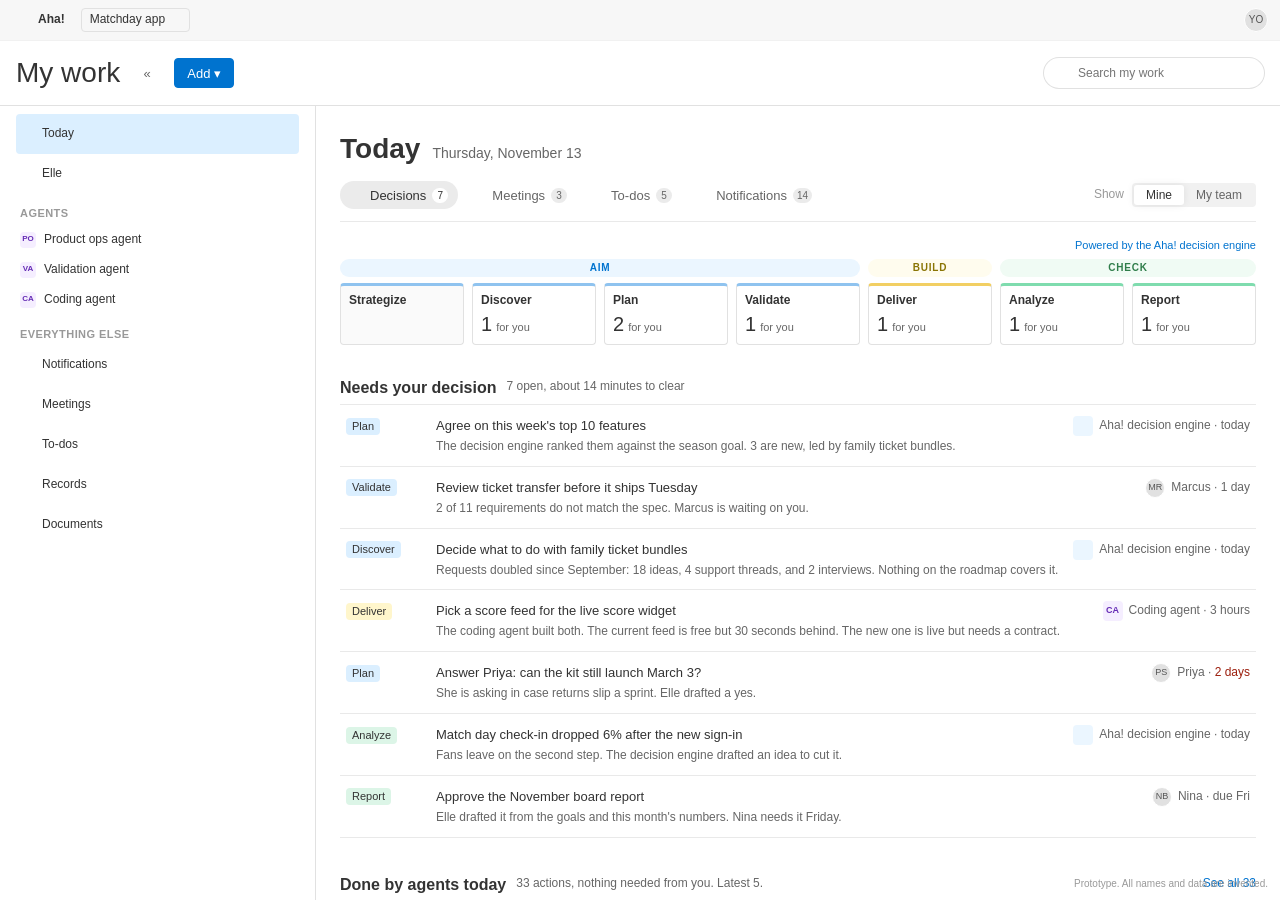
<file: src.html>
<!doctype html>
<html lang="en">
<head>
<meta charset="utf-8">
<meta name="viewport" content="width=device-width, initial-scale=1">
<title>My work control plane</title>
<meta name="color-scheme" content="light only">
<link rel="stylesheet" href="aha.css">
<style>
  :root { color-scheme: light only; --drawer-width: 650px; --line: #e9e9e9; --ai: #662db5; --ai-bg: #f5eeff; }
  html, body { height: 100%; margin: 0; }
  body { overflow: hidden; }
  .app { height: 100vh; min-height: 0; background: var(--aha-color-background-primary); }
  .top-nav .nav-icons { display: inline-flex; gap: var(--spacer-1); }
  .top-nav .nav-icons .top-nav-item { padding: 4px 10px; }

  /* People and agents. People get photos; agents get a purple tile so AI never passes for a person. */
  .face { display: inline-flex; align-items: center; justify-content: center; flex: none; width: 20px; height: 20px; border-radius: 50%; overflow: hidden; background: #e1e1e1; color: #555; font-size: 9px; font-weight: 500; border: 1px solid #fff; }
  .face img { width: 100%; height: 100%; object-fit: cover; display: block; }
  .face.s16 { width: 16px; height: 16px; font-size: 8px; }
  .face.s24 { width: 24px; height: 24px; font-size: 10px; }
  .face.s32 { width: 32px; height: 32px; font-size: 12px; }
  .face.agent { border-radius: 4px; background: var(--ai-bg); color: var(--ai); border-color: transparent; font-weight: 600; }
  .faces { display: inline-flex; }
  .faces .face + .face { margin-left: -6px; }

  /* Page header band: 65px, single row (nav sidebar archetype). */
  .mw-header { display: flex; align-items: center; gap: var(--spacer-3); height: 65px; padding: 0 16px; border-bottom: 1px solid var(--aha-color-border-primary); flex: none; }
  .mw-header .spacer { flex: 1; }
  .mw-body { display: flex; flex: 1; min-height: 0; }
  .nav-sidebar { border-right: 1px solid var(--aha-color-border-primary); }
  .nav-sidebar__item .count { margin-left: auto; color: var(--aha-color-text-tertiary); font-size: 12px; }
  .nav-sidebar__item .badge { margin-left: 4px; }
  .nav-sidebar__item .sub { color: var(--aha-color-text-tertiary); font-size: 11px; margin-left: auto; }

  .pane { flex: 1; min-width: 0; overflow-y: auto; padding: 32px 40px 80px; }
  .page-tabs { margin: -8px 0 20px; align-items: center; }
  .page-tabs .tab { cursor: pointer; display: inline-flex; align-items: center; font-size: 14px; }
  .page-tabs .spacer { flex: 1; }
  .scope-wrap { display: inline-flex; align-items: center; gap: 8px; }
  .scope-label { font-size: 12px; color: var(--aha-color-text-tertiary); }
  .tab-count { display: inline-block; min-width: 16px; padding: 0 4px; margin-left: 4px; border-radius: 8px; background: #dbefff; color: #0073cf; font-size: 10px; font-weight: 600; line-height: 15px; text-align: center; }
  .meet-view { display: grid; grid-template-columns: 340px minmax(0, 1fr); gap: 0; border: 1px solid var(--aha-color-border-primary); border-radius: 4px; min-height: 560px; }
  .meet-list { border-right: 1px solid var(--aha-color-border-primary); padding: 8px 12px 16px; }
  .meet-row.is-selected { background: #ebf6ff; box-shadow: inset 3px 0 0 #0073cf; opacity: 1; }
  .meet-pane { padding: 24px 32px 32px; min-width: 0; }
  .meet-pane h2 { font-size: 20px; font-weight: 600; margin: 0 0 4px; }
  .meet-pane .when { color: var(--aha-color-text-secondary); font-size: 12px; }
  .meet-pane .spacer { flex: 1; }
  .meet-pane h4 { font-size: 11px; font-weight: 600; margin: 24px 0 8px; text-transform: uppercase; letter-spacing: .05em; color: var(--aha-color-text-secondary); }
  .attendee { display: flex; align-items: center; gap: 8px; font-size: 12px; }
  .attendee b { font-weight: 500; display: block; }
  .attendee span span { color: var(--aha-color-text-tertiary); font-size: 11px; }
  .prep dt { color: var(--aha-color-text-tertiary); font-size: 12px; padding-top: 1px; }
  .prep dd { margin: 0; }
  .related .row-item { grid-template-columns: 78px minmax(0, 1fr) 24px; }
  .meet-view.is-full { grid-template-columns: minmax(0, 1fr); }
  .meet-view.is-full .meet-list { display: none; }
  .meet-view.is-full .meet-pane > * { max-width: 760px; }
  .mp-bar { display: flex; align-items: center; gap: 8px; margin: -12px -16px 8px 0; }
  .mp-bar .spacer { flex: 1; }
  .menu-wrap { position: relative; }
  .mp-menu { display: none; position: absolute; right: 0; top: 32px; min-width: 180px; background: #fff; border: 1px solid var(--aha-color-border-primary); border-radius: 4px; box-shadow: 0 4px 12px rgba(0,0,0,.12); padding: 4px 0; z-index: 20; }
  .mp-menu.is-open { display: block; }
  .mp-menu a { display: block; padding: 6px 12px; font-size: 12px; color: var(--aha-color-text); cursor: pointer; }
  .mp-menu a:hover { background: #f1f1f1; text-decoration: none; }
  .mp-title { font-size: 20px; font-weight: 600; margin: 0 0 2px; }
  .people-line-btn { display: inline-flex; align-items: center; gap: 6px; margin-top: 8px; padding: 2px 4px 2px 0; border: 0; background: none; font: inherit; font-size: 12px; color: var(--aha-color-text-secondary); cursor: pointer; }
  .people-line-btn:hover { color: var(--aha-color-text); }
  .people-line-btn .caret { font-size: 9px; transition: transform .15s; }
  .people-line-btn.is-open .caret { transform: rotate(180deg); }
  .person-cards { display: grid; grid-template-columns: repeat(auto-fill, minmax(220px, 1fr)); gap: 8px; margin-top: 8px; }
  .person-card { display: flex; gap: 10px; padding: 8px 10px; border: 1px solid var(--line); border-radius: 4px; font-size: 12px; line-height: 1.4; }
  .person-card b { display: block; font-weight: 500; }
  .person-card span { color: var(--aha-color-text-secondary); }
  .mp-tabs { margin: 16px 0 4px; }
  .mp-tabs .tab { cursor: pointer; }
  .mp-sec-head { display: flex; align-items: center; gap: 8px; margin-top: 18px; }
  .mp-sec-head h4 { margin: 0; }
  .mp-sec-head .spacer { flex: 1; }
  .agenda, .notes { margin-top: 8px; border-top: 1px solid var(--line); }
  .ag-row, .note-row { display: flex; align-items: center; gap: 10px; min-height: 34px; padding: 4px 6px; border-bottom: 1px solid var(--line); font-size: 13px; cursor: pointer; }
  .ag-row:hover, .note-row:hover { background: #fafafa; }
  .ag-n { width: 14px; color: var(--aha-color-text-tertiary); font-size: 12px; text-align: right; }
  .ag-t { flex: 1; min-width: 0; }
  .ag-count { font-size: 11px; color: #9c1f0e; margin-left: 4px; }
  .ag-why { display: block; font-size: 11px; color: var(--aha-color-text-tertiary); margin-top: 1px; }
  .ag-row.is-done .ag-t, .note-row.is-done .nt { color: var(--aha-color-text-tertiary); text-decoration: line-through; }
  .ag-open { font-size: 12px; }
  .ag-x { border: 0; background: none; color: var(--aha-color-text-tertiary); cursor: pointer; font-size: 15px; visibility: hidden; }
  .ag-row:hover .ag-x { visibility: visible; }
  .ag-row.is-suggest { border: 1px dashed #c9a6f5; border-radius: 4px; margin-top: 6px; background: #fcf9ff; cursor: default; padding: 6px 8px; }
  .ag-row.is-suggest a { font-size: 12px; cursor: pointer; }
  .muted-link { color: var(--aha-color-text-tertiary) !important; }
  .add-line { width: 100%; box-sizing: border-box; margin-top: 8px; border-style: dashed; }
  .add-note { display: flex; gap: 8px; }
  .owner-pick { width: 110px; margin-top: 8px; flex: none; }
  .note-row .nt { flex: 1; min-width: 0; }
  .note-row .owner { display: inline-flex; align-items: center; gap: 4px; font-size: 11px; padding: 1px 6px 1px 2px; border-radius: 9px; background: #f1f1f1; color: #333; }
  .note-row .since { font-size: 11px; color: var(--aha-color-text-tertiary); width: 44px; text-align: right; }
  .prev-list { margin-top: 12px; border-top: 1px solid var(--line); }
  .prev { border-bottom: 1px solid var(--line); }
  .prev-head { display: grid; grid-template-columns: 56px 90px minmax(0, 1fr) auto; gap: 10px; width: 100%; padding: 10px 6px; border: 0; background: none; font: inherit; font-size: 12px; text-align: left; cursor: pointer; }
  .prev-head:hover { background: #fafafa; }
  .prev .pd { font-weight: 600; } .prev .pa, .prev .pc { color: var(--aha-color-text-tertiary); }
  .prev .pf { overflow: hidden; text-overflow: ellipsis; white-space: nowrap; }
  .prev.is-empty .pf { color: var(--aha-color-text-tertiary); font-style: italic; }
  .prev.is-open .prev-head { background: #fafafa; }
  .prev-body { padding: 2px 6px 14px 72px; background: #fafafa; font-size: 13px; line-height: 1.5; }
  .prev-body ul { margin: 2px 0 8px; padding-left: 16px; }
  .prev-sum { display: flex; gap: 8px; max-width: 640px; }
  .prev-sum p { margin: 0; font-size: 13px; line-height: 1.55; }
  .note-link { display: inline-block; margin-top: 2px; font-size: 12px; cursor: pointer; }
  .sum-by { display: flex; align-items: center; gap: 5px; font-size: 11px; color: #662db5; margin: 4px 0 2px; }
  .pb-h { font-size: 11px; font-weight: 600; text-transform: uppercase; letter-spacing: .04em; color: var(--aha-color-text-secondary); margin-top: 6px; }
  .meet-empty { color: var(--aha-color-text-secondary); font-size: 12px; max-width: 520px; }
  .pane-inner { max-width: 1440px; }
  .pane-top { display: flex; align-items: baseline; gap: 12px; margin-bottom: 20px; }
  .pane-top h2 { font-size: 28px; font-weight: 600; margin: 0; }
  .pane-top .date { color: var(--aha-color-text-secondary); font-size: 14px; }
  .pane-top .spacer { flex: 1; }

  /* Lifecycle row, after the AI product development lifecycle. It doubles as the page filter. */
  .phases { display: grid; grid-template-columns: repeat(7, minmax(0, 1fr)); gap: 0 8px; margin-bottom: 6px; }
  .phase-band { height: 18px; border-radius: 9px; font-size: 10px; font-weight: 600; letter-spacing: .08em; text-transform: uppercase; display: flex; align-items: center; justify-content: center; }
  .phase-band.aim { grid-column: 1 / span 4; background: #ebf6ff; color: #0073cf; }
  .phase-band.build { grid-column: 5; background: #fffcee; color: #8a7505; }
  .phase-band.check { grid-column: 6 / span 2; background: #f0fbf4; color: #2f7d4a; }
  .stages { display: grid; grid-template-columns: repeat(7, minmax(0, 1fr)); gap: 8px; margin-bottom: 32px; }
  .stage { border: 1px solid var(--aha-color-border-primary); border-top-width: 3px; border-radius: 4px; padding: 7px 10px 9px; cursor: pointer; background: #fff; text-align: left; font: inherit; color: inherit; transition: background .12s, border-color .12s; }
  .stage.aim { border-top-color: #8fc3ef; } .stage.build { border-top-color: #f2cf63; } .stage.check { border-top-color: #7fdcae; }
  .stage:hover { background: #fafafa; }
  .stage:focus-visible { outline: 2px solid var(--aha-color-text-link); outline-offset: 1px; }
  .stage.is-selected { box-shadow: 0 0 0 2px var(--aha-color-text-link); }
  .stage.is-dimmed { opacity: .5; }
  .stage.is-input { cursor: default; background: #fafafa; }
  .stage .name { font-size: 12px; font-weight: 600; }
  .stage .num { display: flex; align-items: baseline; gap: 4px; margin-top: 4px; }
  .stage .num b { font-size: 20px; font-weight: 500; line-height: 1.1; }
  .stage .num span { font-size: 11px; color: var(--aha-color-text-secondary); }
  .stage .num.zero b { color: var(--aha-color-text-tertiary); }
  .stage .ai { font-size: 11px; color: var(--ai); margin-top: 2px; }
  .stage .input-note { font-size: 11px; color: var(--aha-color-text-tertiary); margin-top: 6px; line-height: 1.35; }


  .cols { display: block; }
  .sec-head { display: flex; align-items: center; gap: 10px; margin-bottom: 6px; }
  .sec-head h3 { font-size: 16px; font-weight: 600; margin: 0; }
  .sec-head .meta { color: var(--aha-color-text-secondary); font-size: 12px; }
  .sec-head .spacer { flex: 1; }
  .sec-head a { font-size: 12px; cursor: pointer; }
  .filter-tag { display: inline-flex; align-items: center; gap: 4px; padding: 1px 4px 1px 8px; border-radius: 4px; background: #ebf6ff; color: #333; font-size: 11px; }
  .filter-tag button { border: 0; background: none; cursor: pointer; color: #555; font-size: 13px; line-height: 1; padding: 0 2px; }

  .rows { border-top: 1px solid var(--line); }
  .row-item { display: grid; grid-template-columns: 78px minmax(0, 1fr) 160px; gap: 12px; align-items: start; padding: 11px 6px; border-bottom: 1px solid var(--line); cursor: pointer; transition: background .12s, opacity .25s; }
  .row-item:hover { background: #f7f7f7; }
  .row-item.is-selected { box-shadow: inset 0 0 0 2px var(--aha-color-text-link); border-radius: 4px; background: #fff; }
  .row-item.is-leaving { opacity: 0; }
  .row-item .title { font-size: 13px; font-weight: 500; color: var(--aha-color-text); line-height: 20px; }
  .row-item > div:first-child { display: flex; align-items: center; height: 20px; }
  .row-item .why { font-size: 12px; color: var(--aha-color-text-secondary); margin-top: 2px; line-height: 1.4; }
  .row-item .who { display: flex; align-items: center; justify-content: flex-end; gap: 6px; height: 20px; font-size: 12px; color: var(--aha-color-text-secondary); white-space: nowrap; }
  .row-item .who .late { color: #9c1f0e; }
  .row-item .act { display: none; justify-content: flex-end; align-items: center; gap: 4px; font-size: 12px; color: var(--aha-color-text-link); white-space: nowrap; }
  .row-item:hover .who, .row-item.is-selected .who { display: none; }
  .row-item:hover .act, .row-item.is-selected .act { display: flex; }
  .row-item .kind { font-size: 11px; color: var(--aha-color-text-tertiary); margin-top: 3px; }
  .stage-pill { display: inline-block; padding: 0 6px; border-radius: 4px; font-size: 11px; line-height: 17px; color: #333; white-space: nowrap; }
  .sp-aim { background: #dbefff; } .sp-build { background: #fff6cc; } .sp-check { background: #dcf5e7; }
  .empty { padding: 20px 6px; color: var(--aha-color-text-secondary); font-size: 12px; display: flex; align-items: center; gap: 10px; }
  .empty b { color: var(--aha-color-text); font-weight: 600; font-size: 13px; display: block; }

  .handled { margin-top: 36px; }
  .handled .row-item { padding: 8px 6px; }
  .handled .title { font-weight: 400; }

  .meet-row { display: grid; grid-template-columns: 40px minmax(0, 1fr) auto; gap: 8px; align-items: center; padding: 8px 6px; border-bottom: 1px solid var(--line); font-size: 12px; cursor: pointer; }
  .meet-row:hover { background: #f7f7f7; }
  .meet-row .t { color: var(--aha-color-text-secondary); }
  .meet-row .n { font-size: 13px; white-space: nowrap; overflow: hidden; text-overflow: ellipsis; }
  .meet-row .t.is-next { color: #0073cf; font-weight: 600; }
  .more-faces { font-size: 10px; color: var(--aha-color-text-tertiary); margin-left: 3px; align-self: center; }
  .meet-row .faces { align-items: center; }
  .meet-row .c { color: var(--aha-color-text-secondary); font-size: 11px; margin-top: 1px; }
  .meet-row.is-past { opacity: .5; }
  .meet-row.is-next { box-shadow: inset 3px 0 0 #0073cf; }
  .next-tag { font-size: 10px; font-weight: 500; padding: 0 5px; border-radius: 4px; background: #ebf6ff; color: #333; }
  .side-block { margin-bottom: 32px; }
  .meet-day { font-size: 11px; font-weight: 600; letter-spacing: .05em; text-transform: uppercase; color: var(--aha-color-text-tertiary); margin: 18px 0 2px; }
  .meet-day:first-child { margin-top: 4px; }

  /* Drawer: 650px, slides on right, no scrim. */
  .drawer { top: 41px; }
  .drawer__bar { display: flex; align-items: center; gap: 8px; height: 44px; padding: 0 12px; border-bottom: 1px solid var(--line); flex: none; }
  .drawer__bar .muted { color: var(--aha-color-text-tertiary); font-size: 12px; }
  .drawer__bar .spacer { flex: 1; }
  .drawer__scroll { overflow-y: auto; padding: 20px 24px 40px; flex: 1; }
  .drawer h2 { font-size: 20px; font-weight: 600; margin: 8px 0 8px; line-height: 1.25; }
  .drawer .byline { display: flex; align-items: center; gap: 8px; color: var(--aha-color-text-secondary); font-size: 12px; margin-bottom: 18px; }
  .drawer .byline b { color: var(--aha-color-text); font-weight: 500; }
  .drawer h4 { font-size: 11px; font-weight: 600; margin: 22px 0 8px; text-transform: uppercase; letter-spacing: .05em; color: var(--aha-color-text-secondary); }
  .ai-result { font-size: 12px; line-height: 1.5; }
  .ai-result .ai-head { display: flex; align-items: center; gap: 6px; font-weight: 600; color: var(--ai); margin-bottom: 6px; }
  .ai-result ul { margin: 6px 0 0; padding-left: 18px; }
  .check-list { border: 1px solid var(--aha-color-border-primary); border-radius: 4px; }
  .check-list .ci { display: grid; grid-template-columns: 22px 22px minmax(0, 1fr) auto; gap: 6px; align-items: center; padding: 7px 10px; border-bottom: 1px solid var(--line); font-size: 12px; }
  .check-list .ci:last-child { border-bottom: 0; }
  .check-list .ci:hover { background: #fafafa; }
  .check-list .ci .rank { color: var(--aha-color-text-tertiary); text-align: right; }
  .check-list .ci .new { font-size: 10px; margin-left: 4px; }
  .check-list .ci.is-off span:nth-child(3) { color: var(--aha-color-text-tertiary); text-decoration: line-through; }
  .gap { color: #9c1f0e; font-weight: 600; }
  .ok { color: #4f8f0e; font-weight: 600; }
  .people-line { display: flex; align-items: center; gap: 8px; font-size: 12px; }
  .drawer__foot { flex: none; display: flex; gap: 8px; align-items: center; padding: 12px 24px; border-top: 1px solid var(--aha-color-border-primary); }
  .drawer__foot .spacer { flex: 1; }
  .drawer__foot .input { flex: 1; height: 30px; }

  .h4-note { text-transform: none; letter-spacing: 0; font-weight: 400; color: var(--aha-color-text-tertiary); margin-left: 6px; }
  .what-next { margin-top: 14px; padding: 8px 10px; border-radius: 4px; background: #f7f7f7; font-size: 12px; color: var(--aha-color-text-secondary); }
  .what-next::before { content: 'What happens: '; font-weight: 600; color: var(--aha-color-text); }
  .cmp { display: none; grid-template-columns: 1fr 1fr; gap: 8px; padding: 8px 10px 10px 38px; border-bottom: 1px solid var(--line); background: #fafafa; font-size: 12px; }
  .cmp.is-open { display: grid; }
  .cmp span { display: block; font-size: 11px; color: var(--aha-color-text-tertiary); }
  .cmp.list { grid-template-columns: 1fr 1fr; color: var(--aha-color-text-secondary); }
  .cmp.list div::before { content: '\2713  '; color: #4f8f0e; }
  .choices { display: grid; grid-template-columns: 170px minmax(0, 1fr); gap: 8px 12px; font-size: 12px; margin: 0; }
  .choices dt { font-weight: 500; } .choices dd { margin: 0; color: var(--aha-color-text-secondary); }
  .facts { border: 1px solid var(--aha-color-border-primary); border-radius: 4px; font-size: 12px; }
  .facts div { display: grid; grid-template-columns: 120px minmax(0, 1fr); padding: 7px 10px; border-bottom: 1px solid var(--line); }
  .facts div:last-child { border-bottom: 0; }
  .facts span { color: var(--aha-color-text-tertiary); }
  .textarea.ai-draft { width: 100%; box-sizing: border-box; border-color: #c9a6f5; background: #fcf9ff; font: inherit; font-size: 13px; line-height: 1.5; padding: 8px 10px; resize: vertical; }
  .input.is-invalid, .textarea.is-invalid { border-color: #c9250e; box-shadow: 0 0 0 2px #fff0ee; }
  #drawer .input { box-sizing: border-box; }
  #drawer .drawer__scroll > .input { width: 100%; }
  .funnel { display: grid; gap: 8px; font-size: 12px; }
  .f-row { display: grid; grid-template-columns: 100px minmax(0, 1fr) 110px; gap: 10px; align-items: center; }
  .f-row .bar { position: relative; height: 14px; background: #f1f1f1; border-radius: 2px; }
  .f-row .bar i { position: absolute; inset: 0 auto 0 0; background: #8fc3ef; border-radius: 2px; }
  .f-row.is-bad .bar i { background: #f0a090; }
  .f-row .bar em { position: absolute; top: -3px; bottom: -3px; width: 2px; background: #555; }
  .f-row small { color: var(--aha-color-text-tertiary); font-weight: 400; }
  .report { border: 1px solid var(--aha-color-border-primary); border-radius: 4px; }
  .r-sec { padding: 10px 12px; border-bottom: 1px solid var(--line); font-size: 13px; line-height: 1.45; }
  .r-sec:last-child { border-bottom: 0; }
  .r-sec b { display: block; font-size: 11px; font-weight: 600; color: var(--aha-color-text-secondary); text-transform: uppercase; letter-spacing: .04em; margin-bottom: 2px; }
  .cap { display: flex; align-items: center; gap: 12px; margin-bottom: 4px; }
  .cap-bar { position: relative; flex: 1; height: 10px; background: #f1f1f1; border-radius: 5px; }
  .cap-bar i { position: absolute; inset: 0 auto 0 0; background: #8fc3ef; border-radius: 5px; transition: width .2s; }
  .cap-bar i.is-over { background: #f0a090; }
  .cap-bar em { position: absolute; top: -4px; bottom: -4px; left: 84.7%; width: 2px; background: #555; }
  .cap-num { font-size: 12px; white-space: nowrap; } .cap-num b { font-size: 16px; font-weight: 600; }
  .pts, .muted-s { color: var(--aha-color-text-tertiary); font-size: 12px; }
  .row-item.is-undone .title { color: var(--aha-color-text-tertiary); text-decoration: line-through; }
  .undone-tag { display: inline-block; text-decoration: none; font-size: 10px; padding: 0 5px; border-radius: 4px; background: #fff0ee; color: #333; margin-left: 6px; }

  .agent-head { display: flex; gap: 12px; align-items: center; }
  .agent-job { font-size: 13px; line-height: 1.5; }
  .dial { display: flex; border: 1px solid var(--aha-color-border-primary); border-radius: 4px; overflow: hidden; }
  .dial button { flex: 1; border: 0; background: #fff; font: inherit; font-size: 12px; padding: 6px 4px; cursor: pointer; color: var(--aha-color-text-secondary); border-left: 1px solid var(--aha-color-border-primary); }
  .dial button:first-child { border-left: 0; }
  .dial button:hover { background: #fafafa; }
  .dial button.is-active { background: var(--ai-bg); color: var(--ai); font-weight: 600; }
  .row-item.notif { grid-template-columns: 28px minmax(0, 1fr) 90px; }
  .elle-chips { display: flex; flex-wrap: wrap; gap: 6px; margin-bottom: 12px; }
  .elle-q { margin: 14px 0 6px; font-size: 13px; font-weight: 500; text-align: right; }
  .drawer.is-wide { width: calc(100% - 316px); }
  .mw-header .menu-wrap .mp-menu { top: 34px; }

  .page-tabs { gap: 4px; height: auto; border-bottom: 0; margin: -6px 0 20px; padding-bottom: 12px; border-bottom: 1px solid var(--line); }
  .page-tabs .tab { height: 28px; padding: 0 10px; gap: 6px; border: 0; border-radius: 14px; margin: 0; text-transform: none; letter-spacing: 0; font-size: 13px; font-weight: 400; color: var(--aha-color-text-secondary); transition: background .12s, color .12s; }
  .page-tabs .tab:hover { background: #f7f7f7; color: var(--aha-color-text); text-decoration: none; }
  .page-tabs .tab.is-active { background: #ebebeb; color: var(--aha-color-text); font-weight: 500; border: 0; }
  .page-tabs .tab .icon { color: inherit; opacity: .8; }
  .page-tabs .tab .tab-count { margin-left: 0; background: #ebebeb; color: var(--aha-color-text-secondary); font-weight: 500; }
  .page-tabs .tab.is-active .tab-count { background: #fff; color: var(--aha-color-text); }
  .simple-view { max-width: 920px; }
  .todo-group { font-size: 11px; font-weight: 600; letter-spacing: .05em; text-transform: uppercase; color: var(--aha-color-text-tertiary); margin: 18px 0 4px; }
  .todo-group:first-of-type { margin-top: 4px; }
  #view-todos .note-row .muted-s { width: 190px; text-align: right; white-space: nowrap; overflow: hidden; text-overflow: ellipsis; }
  #view-todos .note-row .since { width: 70px; }
  .row-item.notif.is-read .title { color: var(--aha-color-text-secondary); font-weight: 400; }

  .agent-tabs { margin: 14px 0 12px; }
  .agent-tabs .tab { cursor: pointer; }
  .chat { display: flex; flex-direction: column; gap: 12px; margin: 4px 0 12px; }
  .msg { display: flex; gap: 8px; font-size: 13px; line-height: 1.5; max-width: 88%; }
  .msg .bubble { padding: 8px 11px; border-radius: 8px; background: #f5eeff; border: 1px solid #e4d3fb; }
  .msg.you { align-self: flex-end; padding: 8px 11px; border-radius: 8px; background: #ebf6ff; border: 1px solid #cfe5f8; }
  .msg-link { display: block; margin-top: 6px; font-size: 12px; cursor: pointer; }
  .msg.typing .bubble { display: flex; gap: 4px; padding: 12px; }
  .msg.typing i { width: 6px; height: 6px; border-radius: 50%; background: #a98bd6; animation: blink 1s infinite; }
  .msg.typing i:nth-child(2) { animation-delay: .15s; } .msg.typing i:nth-child(3) { animation-delay: .3s; }
  @keyframes blink { 0%, 80%, 100% { opacity: .25; } 40% { opacity: 1; } }
  .chat-chips .btn { white-space: normal; height: auto; min-height: 26px; text-align: left; }

  .engine-label { display: flex; align-items: center; justify-content: flex-end; gap: 6px; font-size: 11px; color: #0073cf; margin: -4px 0 6px; }
  .face.engine { border-radius: 4px; background: #ebf6ff; color: #0073cf; border-color: transparent; }

  /* Toast with undo. */
  .toast { position: fixed; left: 50%; bottom: 24px; transform: translate(-50%, 20px); opacity: 0; pointer-events: none; display: flex; align-items: center; gap: 14px; background: #333; color: #fff; font-size: 12px; padding: 8px 12px 8px 14px; border-radius: 4px; box-shadow: 0 4px 12px rgba(0,0,0,.2); transition: opacity .2s, transform .2s; z-index: 1000; }
  .toast.is-on { opacity: 1; transform: translate(-50%, 0); pointer-events: auto; }
  .toast a { color: #8fc3ef; cursor: pointer; font-weight: 500; }

  .hidden { display: none !important; }
  .proto-note { position: fixed; right: 12px; bottom: 10px; font-size: 10px; color: var(--aha-color-text-tertiary); z-index: 5; pointer-events: none; }

  @media (max-width: 1300px) {
    .cols { grid-template-columns: minmax(0, 1fr); }
    .pane { padding: 24px 24px 80px; }
    .meet-view { grid-template-columns: 260px minmax(0, 1fr); }
    .stage { padding-left: 8px; padding-right: 6px; }
    .stage .ai, .stage .input-note { display: none; }
  }
  @media (max-width: 1000px) {
    .nav-sidebar { width: 220px; }
    .nav-sidebar__item .sub, .nav-sidebar__item .count { display: none; }
    .row-item, .handled .row-item { grid-template-columns: 70px minmax(0, 1fr); }
    .row-item .who, .row-item:hover .act { display: none !important; }
  }
</style>
</head>
<body>
<!--SPRITE-->
<div class="app">

  <nav class="top-nav">
    <span class="brand"><svg class="icon icon-18" style="color:var(--aha-color-text-link)"><use href="#aha-icon-roadmaps"></use></svg> Aha!</span>
    <span class="workspace-picker">Matchday app <svg class="icon"><use href="#aha-icon-sort"></use></svg></span>
    <span class="nav-icons">
      <a class="top-nav-item" title="Knowledge"><svg class="icon icon-14"><use href="#aha-icon-knowledge"></use></svg></a>
      <a class="top-nav-item" title="Strategy"><svg class="icon icon-14"><use href="#aha-icon-target"></use></svg></a>
      <a class="top-nav-item" title="Releases"><svg class="icon icon-14"><use href="#aha-icon-date"></use></svg></a>
      <a class="top-nav-item" title="Ideas"><svg class="icon icon-14"><use href="#aha-icon-ideas"></use></svg></a>
      <a class="top-nav-item" title="Features"><svg class="icon icon-14"><use href="#aha-icon-rectangles"></use></svg></a>
      <a class="top-nav-item" title="Roadmaps"><svg class="icon icon-14"><use href="#aha-icon-roadmap"></use></svg></a>
    </span>
    <span class="spacer" style="flex:1"></span>
    <button class="btn btn-icon" title="Search" id="top-search"><svg class="icon"><use href="#aha-icon-search"></use></svg></button>
    <button class="btn btn-icon" title="Elle" id="top-elle"><svg class="elle-icon" style="width:16px;height:16px"><use href="#elle-icon"></use></svg></button>
    <span data-face="you" data-size="s24"></span>
  </nav>

  <div class="mw-header">
    <h1 class="page-title">My work</h1>
    <button class="btn btn-icon" title="Collapse" id="collapse">&laquo;</button>
    <span class="menu-wrap"><button class="btn btn-primary" id="add-btn">Add &#9662;</button>
      <div class="mp-menu" id="add-menu" style="left:0;right:auto"><a data-add="todo">To-do</a><a data-add="idea">Idea</a><a data-add="feature">Feature</a><a data-add="meeting note">Meeting note</a></div></span>
    <span class="spacer"></span>
    <span class="search-field" style="width:220px"><svg class="icon"><use href="#aha-icon-search"></use></svg><input placeholder="Search my work" id="search"></span>
  </div>

  <div class="mw-body">
    <aside class="nav-sidebar">
      <a class="nav-sidebar__item is-active" data-nav="today"><svg class="icon icon-14"><use href="#aha-icon-target"></use></svg> Today</a>
      <a class="nav-sidebar__item" data-nav="elle"><svg class="elle-icon" style="width:14px;height:14px"><use href="#elle-icon"></use></svg> Elle</a>
      <div class="nav-sidebar__group-header">Agents</div>
      <a class="nav-sidebar__item nav-sidebar__item--compact" data-agent="Product ops agent"><span data-face="Product ops agent" data-size="s16"></span> Product ops agent</a>
      <a class="nav-sidebar__item nav-sidebar__item--compact" data-agent="Validation agent"><span data-face="Validation agent" data-size="s16"></span> Validation agent</a>
      <a class="nav-sidebar__item nav-sidebar__item--compact" data-agent="Coding agent"><span data-face="Coding agent" data-size="s16"></span> Coding agent</a>
      <div class="nav-sidebar__group-header">Everything else</div>
      <a class="nav-sidebar__item" data-nav="notifications"><svg class="icon icon-14"><use href="#aha-icon-announcement"></use></svg> Notifications</a>
      <a class="nav-sidebar__item" data-nav="meetings"><svg class="icon icon-14"><use href="#aha-icon-date"></use></svg> Meetings</a>
      <a class="nav-sidebar__item" data-nav="todos"><svg class="icon icon-14"><use href="#aha-icon-check-list"></use></svg> To-dos</a>
      <a class="nav-sidebar__item" data-nav="records"><svg class="icon icon-14"><use href="#aha-icon-records"></use></svg> Records</a>
      <a class="nav-sidebar__item" data-nav="documents"><svg class="icon icon-14"><use href="#aha-icon-book-dot"></use></svg> Documents</a>
    </aside>

    <main class="pane">
     <div class="pane-inner">
      <div class="pane-top">
        <h2>Today</h2>
        <span class="date">Thursday, November 13</span>
      </div>
      <div class="tabs page-tabs">
        <a class="tab is-active" data-view="decisions"><svg class="icon icon-14"><use href="#aha-icon-approved"></use></svg>Decisions <span class="tab-count" id="dec-count">7</span></a>
        <a class="tab" data-view="meetings"><svg class="icon icon-14"><use href="#aha-icon-date"></use></svg>Meetings <span class="tab-count" title="3 left today">3</span></a>
        <a class="tab" data-view="todos"><svg class="icon icon-14"><use href="#aha-icon-check-list"></use></svg>To-dos <span class="tab-count" id="todo-count">5</span></a>
        <a class="tab" data-view="notifications"><svg class="icon icon-14"><use href="#aha-icon-announcement"></use></svg>Notifications <span class="tab-count" id="notif-count">14</span></a>
        <span class="spacer"></span>
        <span class="scope-wrap" id="scope-wrap"><span class="scope-label">Show</span>
          <span class="segmented" id="scope">
            <button class="is-active" data-scope="mine">Mine</button>
            <button data-scope="team">My team</button>
          </span>
        </span>
      </div>
      <div id="view-todos" class="hidden simple-view"></div>
      <div id="view-notifs" class="hidden simple-view"></div>
      <div id="view-meetings" class="meet-view hidden">
        <div class="meet-list"><div id="meetings"></div></div>
        <div class="meet-pane" id="meet-pane"></div>
      </div>
      <div id="view-work">

      <div class="engine-label"><svg class="icon icon-14"><use href="#aha-icon-roadmaps"></use></svg>Powered by the Aha! decision engine</div>
      <div class="phases">
        <div class="phase-band aim">Aim</div>
        <div class="phase-band build">Build</div>
        <div class="phase-band check">Check</div>
      </div>
      <div class="stages" id="stages"></div>


      <div class="cols">
        <section>
          <div class="sec-head">
            <h3 id="queue-title">Needs your decision</h3>
            <span class="meta" id="queue-meta"></span>
            <span id="filter-tag"></span>
          </div>
          <div class="rows" id="queue"></div>

          <div class="handled">
            <div class="sec-head">
              <h3>Done by agents today</h3>
              <span class="meta" id="handled-meta"></span>
              <span class="spacer"></span>
              <a id="see-all">See all 38</a>
            </div>
            <div class="rows" id="handled"></div>
          </div>
        </section>
      </div>
      </div>
     </div>
    </main>
  </div>

  <aside class="drawer" id="drawer" aria-hidden="true">
    <div class="drawer__bar">
      <button class="btn btn-icon" id="drawer-close" title="Close">&raquo;</button>
      <span class="muted" id="d-kind">Decision</span>
      <span class="spacer"></span>
      <span class="menu-wrap"><button class="btn btn-icon" title="More" id="drawer-more">&middot;&middot;&middot;</button>
        <div class="mp-menu" id="drawer-menu"><a data-dmenu="wide">Open as full page</a><a data-dmenu="copy">Copy link</a></div></span>
    </div>
    <div class="drawer__scroll" id="d-body"></div>
    <div class="drawer__foot" id="d-foot"></div>
  </aside>
</div>

<div class="toast" id="toast"><span id="toast-text"></span><a id="toast-undo">Undo</a></div>
<div class="proto-note">Prototype. All names and data are invented.</div>

<script>
/* People. Photos are generated portraits from randomuser.me; initials show if they fail to load. */
const PEOPLE = {
  you:     { name: 'You', init: 'YO', photo: 'https://randomuser.me/api/portraits/men/46.jpg' },
  Marcus:  { name: 'Marcus Reed', init: 'MR', photo: 'https://randomuser.me/api/portraits/men/32.jpg' },
  Priya:   { name: 'Priya Shah', init: 'PS', photo: 'https://randomuser.me/api/portraits/women/44.jpg' },
  Nina:    { name: 'Nina Brooks', init: 'NB', photo: 'https://randomuser.me/api/portraits/women/68.jpg' },
  Sam:     { name: 'Sam Kowalski', init: 'SK', photo: 'https://randomuser.me/api/portraits/men/75.jpg' },
  Elena:   { name: 'Elena Lopez', init: 'EL', photo: 'https://randomuser.me/api/portraits/women/12.jpg' },
  'Product ops agent':      { agent: true, init: 'PO' },
  'Decision engine':  { engine: true },
  'Validation agent': { agent: true, init: 'VA' },
  'Coding agent':     { agent: true, init: 'CA' },
  Elle:               { elle: true },
};
function face(key, size = '') {
  const p = PEOPLE[key] || { init: key.slice(0, 2).toUpperCase() };
  if (p.engine) return `<span class="face engine ${size}" title="Aha! decision engine"><svg style="width:64%;height:64%"><use href="#aha-icon-roadmaps"></use></svg></span>`;
  if (p.elle) return `<span class="face agent ${size}"><svg class="elle-icon" style="width:70%;height:70%"><use href="#elle-icon"></use></svg></span>`;
  if (p.agent) return `<span class="face agent ${size}" title="${key}">${p.init}</span>`;
  return `<span class="face ${size}" title="${p.name}"><img src="${p.photo}" alt="${p.name}" onerror="this.parentNode.textContent='${p.init}'"></span>`;
}
const displayName = k => k === 'you' ? 'You' : k === 'Decision engine' ? 'Aha! decision engine' : k;
document.querySelectorAll('[data-face]').forEach(el => el.outerHTML = face(el.dataset.face, el.dataset.size));

const STAGES = [
  { id: 'strategize', name: 'Strategize', band: 'aim', input: true },
  { id: 'discover', name: 'Discover', band: 'aim' },
  { id: 'plan', name: 'Plan', band: 'aim' },
  { id: 'validate', name: 'Validate', band: 'aim' },
  { id: 'deliver', name: 'Deliver', band: 'build' },
  { id: 'analyze', name: 'Analyze', band: 'check' },
  { id: 'report', name: 'Report', band: 'check' },
];
const BAND = Object.fromEntries(STAGES.map(s => [s.id, s.band]));
const NAME = Object.fromEntries(STAGES.map(s => [s.id, s.name]));

const QUEUE = {
  mine: [
    { id: 'q1', stage: 'plan', kind: 'Ranked list', title: "Agree on this week's top 10 features", why: 'The decision engine ranked them against the season goal. 3 are new, led by family ticket bundles.', who: 'Decision engine', since: 'today', act: 'Review the list', drawer: 'top10', done: 'Agreed. Product ops agent will update the features board.' },
    { id: 'q2', stage: 'validate', kind: 'Approval', title: 'Review ticket transfer before it ships Tuesday', why: '2 of 11 requirements do not match the spec. Marcus is waiting on you.', who: 'Marcus', since: '1 day', act: 'Review the 2 gaps', drawer: 'validate', done: 'Sent back to Marcus with the 2 gaps.' },
    { id: 'q3', stage: 'discover', kind: 'New theme', title: 'Decide what to do with family ticket bundles', why: 'Requests doubled since September: 18 ideas, 4 support threads, and 2 interviews. Nothing on the roadmap covers it.', who: 'Decision engine', since: 'today', act: 'Decide', drawer: 'theme', done: 'Epic created: Family ticket bundles.' },
    { id: 'q4', stage: 'deliver', kind: 'Build choice', title: 'Pick a score feed for the live score widget', why: 'The coding agent built both. The current feed is free but 30 seconds behind. The new one is live but needs a contract.', who: 'Coding agent', since: '3 hours', act: 'Compare the options', drawer: 'options', done: 'The coding agent is building with the current feed.' },
    { id: 'q5', stage: 'plan', kind: 'Mention', title: 'Answer Priya: can the kit still launch March 3?', why: 'She is asking in case returns slip a sprint. Elle drafted a yes.', who: 'Priya', since: '2 days', late: true, act: "Review Elle's reply", drawer: 'reply', done: 'Reply sent to Priya.' },
    { id: 'q6', stage: 'analyze', kind: 'Insight', title: 'Match day check-in dropped 6% after the new sign-in', why: 'Fans leave on the second step. The decision engine drafted an idea to cut it.', who: 'Decision engine', since: 'today', act: 'Open the idea', drawer: 'insight', done: 'Idea opened: Shorten match day sign-in.' },
    { id: 'q7', stage: 'report', kind: 'To-do', title: 'Approve the November board report', why: 'Elle drafted it from the goals and this month\'s numbers. Nina needs it Friday.', who: 'Nina', since: 'due Fri', act: 'Review the draft', drawer: 'report', done: 'Report approved and shared with Nina.' },
  ],
  team: [
    { id: 't1', stage: 'validate', kind: 'Waiting on Priya', title: "Priya's review is holding up renewal reminders", why: 'Built 4 days ago. Engineering cannot ship until she signs off.', who: 'Priya', since: '4 days', late: true, act: 'Nudge Priya', drawer: 'nudge', done: 'Nudged Priya.' },
    { id: 't2', stage: 'plan', kind: 'Waiting on Sam', title: 'Sam needs to cut 18 points from the Spring release', why: 'The decision engine suggests moving the 2 features that score lowest against the release goal.', who: 'Sam', since: '2 days', late: true, act: 'Open the release', drawer: 'capacity', done: 'Opened the Spring release.' },
    { id: 't3', stage: 'discover', kind: 'Waiting on Elena', title: 'Stadium maps has no customer feedback after 5 days', why: 'Elena shared the prototype with 6 customers. None have opened it.', who: 'Elena', since: '5 days', late: true, act: 'Ask Elle to follow up', drawer: 'followup', done: 'Elle will follow up with the 6 customers.' },
    { id: 't4', stage: 'validate', kind: 'Waiting on you', title: 'Marcus is waiting on your ticket transfer review', why: '2 gaps to settle before Tuesday\'s release.', who: 'you', since: '1 day', act: 'Review the 2 gaps', drawer: 'validate', done: 'Sent back to Marcus with the 2 gaps.' },
  ],
};

const HANDLED = [
  { stage: 'discover', title: 'Merged 9 duplicate ideas into Mobile ticket wallet', who: 'Product ops agent', when: '8:12am',
    changes: ['9 ideas now point to Mobile ticket wallet', 'Their 41 votes moved with them', 'Each submitter got a note with the new link'],
    why: 'Every one asked for tickets in the phone wallet. Merging duplicates is on its own for this workspace.', undoMsg: 'Undone. The 9 ideas are separate again.' },
  { stage: 'validate', title: 'Approved 3 copy fixes on the shop page', who: 'Validation agent', when: '9:40am',
    changes: ['Fixed "colour" to "color" on 2 buttons', 'Shortened the returns banner', 'All 3 match the copy in the spec'],
    why: 'Copy changes under 20 words with no layout change pass on their own.', undoMsg: 'Undone. The 3 fixes are back in review.' },
  { stage: 'deliver', title: 'Moved 2 release dates to match Jira', who: 'Coding agent', when: '10:05am',
    changes: ['Merch pre-order: Feb 10 to Feb 14', 'Away fan travel info: Feb 21 to Feb 24'],
    why: 'Engineering moved the sprint in Jira. Keeping dates in sync is on its own.', undoMsg: 'Undone. Both dates are back to Feb 10 and Feb 21.' },
  { stage: 'discover', title: 'Answered 4 portal comments with knowledge base articles', who: 'Product ops agent', when: '11:30am',
    changes: ['Linked "Transfer a ticket" on 2 comments', 'Linked "Find your seat" on 1 comment', 'Linked "Refunds" on 1 comment'],
    why: 'Each question matched a published article word for word.', undoMsg: 'Undone. The 4 replies are removed.' },
  { stage: 'report', title: 'Refreshed the weekly ticket sales dashboard', who: 'Product ops agent', when: '12:00pm',
    changes: ['Pulled this week\'s sales: 18,240 tickets', 'Updated the season comparison chart'],
    why: 'Dashboard refreshes run every Thursday at noon.', undoMsg: 'Undone. The dashboard shows last week again.' },
  // Discover: 9 more
  { stage: 'discover', title: 'Tagged 14 new ideas with their persona', who: 'Product ops agent', when: '7:05am', changes: ['14 ideas tagged: 9 season ticket holders, 5 casual fans'], why: 'Persona tags follow the rules in the workspace settings.' },
  { stage: 'discover', title: 'Linked 6 support threads to the Group tickets epic', who: 'Product ops agent', when: '7:40am', changes: ['6 threads from the help desk now show on Group tickets'], why: 'Each thread names group checkout, which Group tickets covers.' },
  { stage: 'discover', title: 'Summarized Tuesday\'s fan interview', who: 'Product ops agent', when: '8:30am', changes: ['Added a summary and 4 highlights to the interview record'], why: 'Interview summaries run after every recording is uploaded.' },
  { stage: 'discover', title: 'Merged 3 duplicate ideas into Stadium maps', who: 'Product ops agent', when: '9:15am', changes: ['3 ideas point to Stadium maps', '12 votes moved with them'], why: 'All three asked for a seat map in the app.', undoMsg: 'Undone. The 3 ideas are separate again.' },
  { stage: 'discover', title: 'Set 5 ideas to "Needs more info"', who: 'Product ops agent', when: '10:20am', changes: ['5 ideas had no description; each submitter got a question'], why: 'Ideas under 10 words get a follow-up question.' },
  { stage: 'discover', title: 'Added 2 competitor notes from release news', who: 'Product ops agent', when: '12:40pm', changes: ['2 notes added to the competitor record for ticketing apps'], why: 'Competitor news is collected daily.' },
  { stage: 'discover', title: 'Closed 4 ideas that shipped in Mobile ticket wallet', who: 'Product ops agent', when: '1:05pm', changes: ['4 ideas set to Shipped', 'Each submitter got a note'], why: 'The ideas link to a feature that shipped.', undoMsg: 'Undone. The 4 ideas are open again.' },
  // Plan: 6
  { stage: 'plan', title: 'Filled in estimates on 4 new features', who: 'Product ops agent', when: '8:45am', changes: ['4 features got initial estimates from similar past work'], why: 'Initial estimates fill in for features with none.' },
  { stage: 'plan', title: 'Drafted requirements for Guest ticket transfer limits', who: 'Product ops agent', when: '9:50am', changes: ['3 draft requirements added, marked as drafts'], why: 'Drafting requirements is set to on its own; you review before development.' },
  { stage: 'plan', title: 'Updated the Spring roadmap after the Jira sync', who: 'Product ops agent', when: '10:10am', changes: ['2 bars moved on the Spring roadmap'], why: 'Roadmaps follow release dates automatically.' },
  { stage: 'plan', title: 'Linked 2 features to the season goal', who: 'Product ops agent', when: '11:10am', changes: ['Merch pre-order and Live score widget now support the goal'], why: 'Both features name revenue per fan in their description.' },
  // Validate: 8 more
  { stage: 'validate', title: 'Passed the seat filter fix on staging', who: 'Validation agent', when: '7:20am', changes: ['All 4 requirements match the spec'], why: 'Builds under 50 changed lines that match every requirement pass on their own.' },
  { stage: 'validate', title: 'Passed the new loading spinner', who: 'Validation agent', when: '8:05am', changes: ['Matches the approved prototype'], why: 'Visual changes that match the prototype pass on their own.' },
  { stage: 'validate', title: 'Checked ticket transfer against the spec', who: 'Validation agent', when: '9:00am', changes: ['9 of 11 requirements match', 'Sent the 2 gaps to you as a decision'], why: 'A rebuild this size always goes to a person.' },
  { stage: 'validate', title: 'Passed 2 accessibility fixes', who: 'Validation agent', when: '10:30am', changes: ['Button labels now read correctly on screen readers'], why: 'Accessibility fixes with passing checks pass on their own.' },
  { stage: 'validate', title: 'Passed the renewal email template', who: 'Validation agent', when: '11:00am', changes: ['Copy and layout match the spec'], why: 'Email templates that match the spec pass on their own.' },
  { stage: 'validate', title: 'Asked Elena about a missing empty state', who: 'Validation agent', when: '11:20am', changes: ['Comment on Stadium maps: no empty state in the prototype'], why: 'Questions go to the prototype owner, not to you.' },
  { stage: 'validate', title: 'Passed the away fan travel copy', who: 'Validation agent', when: '12:15pm', changes: ['Copy matches the spec'], why: 'Copy changes under 20 words pass on their own.' },
  { stage: 'validate', title: 'Reran the checkout tests after a fix', who: 'Validation agent', when: '1:10pm', changes: ['42 of 42 tests pass'], why: 'Tests rerun on every new build.' },
  // Deliver: 3 more
  { stage: 'deliver', title: 'Opened a pull request for the seat filter fix', who: 'Coding agent', when: '7:10am', changes: ['Pull request opened with 38 changed lines'], why: 'Small fixes with a clear requirement are on its own.' },
  { stage: 'deliver', title: 'Fixed a failing test in the checkout suite', who: 'Coding agent', when: '9:30am', changes: ['1 test updated to match the new receipt layout'], why: 'Test fixes that do not change behavior are on its own.' },
  { stage: 'deliver', title: 'Built two options for the live score widget', who: 'Coding agent', when: '10:40am', changes: ['2 branches ready', 'Sent you the choice'], why: 'A new vendor contract always goes to a person.' },
  // Analyze: 5
  { stage: 'analyze', title: 'Measured adoption of Mobile ticket wallet', who: 'Product ops agent', when: '8:20am', changes: ['41% of fans used the wallet in its first week'], why: 'Adoption is measured 7 days after a launch.' },
  { stage: 'analyze', title: 'Compared renewals to last season', who: 'Product ops agent', when: '9:05am', changes: ['82% renewed, up from 76%'], why: 'Renewal tracking runs weekly in November.' },
  { stage: 'analyze', title: 'Linked usage data to 3 ideas', who: 'Product ops agent', when: '10:00am', changes: ['3 ideas now show how often fans hit the screen they mention'], why: 'Usage links run when an idea names a screen.' },
  { stage: 'analyze', title: 'Updated the goal progress for revenue per fan', who: 'Product ops agent', when: '11:50am', changes: ['Progress moved from 4.8% to 5.2%'], why: 'Goal progress updates daily from sales data.' },
  // Report: 2 more
  { stage: 'report', title: 'Drafted the November board report', who: 'Product ops agent', when: '8:00am', changes: ['Draft ready', 'Sent you a to-do to approve it'], why: 'Board reports always go to a person before they are shared.' },
  { stage: 'report', title: 'Posted the weekly release notes draft', who: 'Product ops agent', when: '10:15am', changes: ['Draft added to the Spring release'], why: 'Release note drafts are on its own; publishing is not.' },
];
const mins = w => { const [h, m] = w.replace(/am|pm/, '').split(':').map(Number); return (h % 12 + (w.endsWith('pm') ? 12 : 0)) * 60 + m; };
HANDLED.sort((a, b) => mins(b.when) - mins(a.when));
const doneIn = stage => HANDLED.filter(h => h.stage === stage && !h.undone).length;


const MEETINGS = [
  { id: 'standup', day: 'Today', t: '9:00', n: 'Matchday standup', c: 'Zoom', who: ['Marcus', 'Priya', 'Sam'], past: true },
  { id: 'priya', day: 'Today', t: '11:30', n: '1:1 with Priya', c: 'Zoom', who: ['Priya'], past: true },
  { id: 'review', day: 'Today', t: '2:00', n: 'Ticket transfer design review', c: 'Zoom, in 40 minutes', who: ['Marcus', 'Elena', 'Sam'], next: true },
  { id: 'spring', day: 'Today', t: '3:00', n: 'Spring release check-in', c: 'Zoom', who: ['Sam', 'Marcus'] },
  { id: 'nina', day: 'Today', t: '4:00', n: 'Season planning with Nina', c: 'Board room', who: ['Nina'] },
];
let openMeeting = 2;
const ROLES = { you: 'Group PM', Marcus: 'Engineering lead', Priya: 'Product manager, Merch', Nina: 'VP of product', Sam: 'Release manager', Elena: 'Product designer' };
const BIOS = {
  you: 'Group PM for Matchday app.',
  Marcus: 'Engineering lead for ticketing. Joined the team in March 2025.',
  Priya: 'Product manager for the Merch store. Reports to you.',
  Nina: 'VP of product. Owns the season goals.',
  Sam: 'Release manager. Runs the Spring and Summer releases.',
  Elena: 'Product designer for match day. Reports to you.',
};
const ENDS = { '3:00': '3:30', '9:00': '9:15', '11:30': '12:00', '2:00': '2:30', '4:00': '4:45', '10:30': '11:00', '1:00': '1:30' };

/* What each meeting carries: agenda, Elle's suggestions, open notes, and past meetings. */
const MEET = {
  standup: { agenda: [], notes: [], prev: [{ date: 'Nov 12', ago: 'Yesterday', discussed: [], notes: [] }] },
  priya: { agenda: [{ t: 'Merch store: returns timing', done: true }, { t: 'Kit launch on March 3', done: true }],
       notes: [{ t: 'Confirm whether returns can slip a sprint', o: 'Priya', since: 'Today', done: false }],
       prev: [{ date: 'Nov 6', ago: '1 week ago', discussed: ['Merch pre-order went live', 'Returns flow needs one more sprint'], notes: ['Share the returns spec with engineering (done)'], summary: 'Merch pre-order went live on schedule. The returns flow needs one more sprint, and Priya shared the spec with engineering.' }] },
  review: { agenda: [{ t: 'Walk through the rebuilt checkout' }],
       suggest: [{ rel: 'q2' }, { t: 'Settle the transfer limit wording with Elena', why: 'Open since the last review.' }],
       more: [{ t: 'Decide who signs off on the receipt email', why: 'The seat number gap touches email templates.' }],
       notes: [{ t: 'Share the staging link before review', o: 'Marcus', since: 'Nov 6', done: false }, { t: 'Final copy for the transfer limit message', o: 'Elena', since: 'Nov 6', done: false }],
       prev: [
         { date: 'Nov 6', ago: '1 week ago', discussed: ['Marcus showed the first checkout build', 'The transfer limit message was still open', 'Sam asked to keep the Tuesday date'], notes: ['Share the staging link before review', 'Final copy for the transfer limit message'], summary: 'Marcus demoed the first checkout build, and the group agreed it is close. The transfer limit message is still open, and Sam wants to hold the Tuesday date. Marcus will share a staging link and Elena owns the final copy.' },
         { date: 'Oct 30', ago: '2 weeks ago', discussed: ['Agreed on transfer by email or phone', 'Recipient accepts in the app'], notes: ['Prototype the accept flow (done)'], summary: 'The group settled on transfers by email or phone, with the recipient accepting in the app. Elena prototyped the accept flow afterward.' },
         { date: 'Oct 23', ago: '3 weeks ago', discussed: [], notes: [] },
       ] },
  nina: { agenda: [{ t: 'Revenue per fan: where we are' }],
       suggest: [{ rel: 'q1' }, { rel: 'q7' }, { t: 'Does family pricing count toward the per-fan goal?', why: 'Family ticket bundles is a new theme this week.' }],
       more: [{ t: 'Renewals are ahead of last year', why: '82% renewed, up from 76%.' }],
       notes: [{ t: 'Bring one number for match day revenue per fan', o: 'You', since: 'Oct 30', done: false }],
       prev: [
         { date: 'Oct 30', ago: '2 weeks ago', discussed: ['Nina asked for one number that shows match day revenue per fan', 'Spring release scope looked heavy'], notes: ['Bring one number for match day revenue per fan'], summary: 'Nina asked for one number that shows match day revenue per fan, and you agreed to bring it. She also flagged that the Spring release looked heavy.' },
         { date: 'Oct 16', ago: '4 weeks ago', discussed: ['Set the season goal: grow match day revenue per fan 8%'], notes: ['Share the goal with the team (done)'], summary: 'You and Nina set the season goal: grow match day revenue per fan 8%. You shared it with the team the same week.' },
       ] },
  elena: { agenda: [{ t: 'Stadium maps: no feedback yet' }],
       suggest: [{ rel: 't3' }, { t: 'Ask what she wants to learn next', why: 'Elena asked for a stretch assignment last month.' }],
       notes: [{ t: 'Intro Elena to the supporters club lead', o: 'You', since: 'Nov 7', done: false }],
       prev: [
         { date: 'Nov 7', ago: '6 days ago', discussed: ['Stadium maps prototype went to 6 customers', 'She wants more time with fans on match day'], notes: ['Intro Elena to the supporters club lead'], summary: 'Elena sent the stadium maps prototype to 6 customers. She wants more time with fans on match day, so you offered an intro to the supporters club lead.' },
         { date: 'Oct 31', ago: '2 weeks ago', discussed: [], notes: [] },
       ] },
  spring: { agenda: [{ t: 'Capacity: 18 points over' }],
       suggest: [{ rel: 't2' }],
       notes: [{ t: 'Confirm the Jira dates for both releases', o: 'Sam', since: 'Nov 6', done: false }],
       prev: [{ date: 'Nov 6', ago: '1 week ago', discussed: ['The release was 18 points over capacity', 'The decision engine suggested 2 features to move'], notes: ['Confirm the Jira dates for both releases'], summary: 'The Spring release is 18 points over capacity. Product ops agent suggested moving 2 features, and Sam will confirm the Jira dates first.' }] },
};
const mstate = {};
function stateFor(i) {
  i = MEETINGS[i].id;
  if (!mstate[i]) {
    const d = MEET[i] || { agenda: [], notes: [], prev: [] };
    mstate[i] = { agenda: d.agenda.map(a => ({ ...a })), suggest: (d.suggest || []).map(s => ({ ...s })), more: (d.more || []).map(s => ({ ...s })),
      notes: d.notes.map(n => ({ ...n })), prev: d.prev, openPrev: 0, tab: 'today', peopleOpen: false };
  }
  return mstate[i];
}
let meetFull = false;
const findQ = id => [...QUEUE.mine, ...QUEUE.team].find(q => q.id === id);
const firstName = p => p === 'you' ? 'You' : p;


let scope = 'mine';
let filter = null;
let searchText = '';
const matches = (...parts) => !searchText || parts.join(' ').toLowerCase().includes(searchText);
const cleared = new Set();
let lastCleared = null;

const open = list => list.filter(q => !cleared.has(q.id));
function counts() {
  const c = {};
  open(QUEUE[scope]).forEach(q => c[q.stage] = (c[q.stage] || 0) + 1);
  return c;
}

function renderStages() {
  const c = counts();
  document.getElementById('stages').innerHTML = STAGES.map(s => {
    if (s.input) return `<div class="stage ${s.band} is-input" title="Strategize is an input screen. Goals and personas feed every other stage."><div class="name">${s.name}</div><div class="input-note">Season goals set. Everything ranks against them.</div></div>`;
    const n = c[s.id] || 0;
    const cls = [s.band, filter === s.id ? 'is-selected' : '', filter && filter !== s.id ? 'is-dimmed' : ''].join(' ');
    return `<button class="stage ${cls}" data-stage="${s.id}" title="${filter === s.id ? 'Show every stage' : 'Show only ' + s.name}">
      <div class="name">${s.name}</div>
      <div class="num ${n ? '' : 'zero'}"><b>${n}</b><span>${scope === 'mine' ? 'for you' : 'waiting'}</span></div>
      <div class="ai">${doneIn(s.id)} done by agents</div></button>`;
  }).join('');
  document.querySelectorAll('button.stage').forEach(el => el.onclick = () => {
    filter = filter === el.dataset.stage ? null : el.dataset.stage; render();
  });
}

function renderQueue() {
  const all = open(QUEUE[scope]);
  const items = all.filter(q => (!filter || q.stage === filter) && matches(q.title, q.why, q.who));
  document.getElementById('dec-count').textContent = open(QUEUE.mine).length;
  document.getElementById('queue-title').textContent = scope === 'mine' ? 'Needs your decision' : 'What the team is waiting on';
  document.getElementById('queue-meta').textContent = all.length ? `${all.length} open, about ${all.length * 2} minutes to clear` : '';
  document.getElementById('filter-tag').innerHTML = filter ? `<span class="filter-tag">${NAME[filter]} only <button title="Show every stage" id="clear-filter">&times;</button></span>` : '';
  if (filter) document.getElementById('clear-filter').onclick = () => { filter = null; render(); };

  let html = items.map(q => `
    <div class="row-item" data-id="${q.id}">
      <div><span class="stage-pill sp-${BAND[q.stage]}">${NAME[q.stage]}</span></div>
      <div><div class="title">${q.title}</div><div class="why">${q.why}</div></div>
      <div class="who">${face(q.who)}<span>${displayName(q.who)} &middot; <span class="${q.late ? 'late' : ''}">${q.since}</span></span></div>
      <div class="act">${q.act} &rsaquo;</div>
    </div>`).join('');
  if (!items.length) html = all.length
    ? `<div class="empty">${searchText ? `Nothing matches "${searchText}".` : `Nothing waiting in ${NAME[filter]}.`}</div>`
    : `<div class="empty">${face('Decision engine', 's24')}<div><b>Nothing needs you right now.</b>The Aha! decision engine will bring the next decision here.</div></div>`;
  document.getElementById('queue').innerHTML = html;
  document.querySelectorAll('#queue .row-item').forEach(el => el.onclick = () => openDrawer(el.dataset.id, el));
}

function renderHandled() {
  const all = HANDLED.map((h, i) => [h, i]);
  const items = searchText ? all.filter(([h]) => (!filter || h.stage === filter) && matches(h.title, h.who)) : filter ? all.filter(([h]) => h.stage === filter) : all.slice(0, 5);
  const live = HANDLED.filter(h => !h.undone).length;
  document.getElementById('handled-meta').textContent = filter
    ? `${items.filter(([h]) => !h.undone).length} in ${NAME[filter]} today`
    : `${live} actions, nothing needed from you. Latest 5.`;
  document.getElementById('see-all').textContent = `See all ${live}`;
  document.getElementById('handled').innerHTML = items.map(([h, i]) => `
    <div class="row-item ${h.undone ? 'is-undone' : ''}" data-h="${i}">
      <div><span class="stage-pill sp-${BAND[h.stage]}">${NAME[h.stage]}</span></div>
      <div><div class="title">${h.title}${h.undone ? ' <span class="undone-tag">Undone</span>' : ''}</div></div>
      <div class="who">${face(h.who)}<span>${h.who} &middot; ${h.when}</span></div>
      <div class="act">See what changed &rsaquo;</div>
    </div>`).join('') || `<div class="empty">No agent actions in ${NAME[filter]} today.</div>`;
  document.querySelectorAll('#handled .row-item').forEach(r => r.onclick = () => openAudit(+r.dataset.h, r));
}

function renderMeetings() {
  let day = '';
  document.getElementById('meetings').innerHTML = MEETINGS.map((m, i) => {
    const head = m.day !== day ? `<div class="meet-day">${day = m.day}</div>` : '';
    return head + `<div class="meet-row ${m.past ? 'is-past' : ''} ${openMeeting === i ? 'is-selected' : ''}" data-i="${i}">
      <span class="t ${m.next ? 'is-next' : ''}" title="${m.next ? 'Next meeting' : ''}">${m.t}</span>
      <span class="n" title="${m.n}">${m.n}</span>
      <span class="faces">${m.who.slice(0, 2).map(w => face(w, 's16')).join('')}${m.who.length > 2 ? `<span class="more-faces">+${m.who.length - 2}</span>` : ''}</span>
    </div>`;
  }).join('');
  document.querySelectorAll('.meet-row').forEach(r => r.onclick = () => { openMeeting = +r.dataset.i; renderMeetings(); });
  renderMeetingPane();
}
function renderMeetingPane() {
  const i = openMeeting, m = MEETINGS[i];
  const pane = document.getElementById('meet-pane');
  if (!m) { pane.innerHTML = ''; return; }
  const st = stateFor(i);
  const people = ['you', ...m.who];
  const openNotes = st.notes.filter(n => !n.done).length;
  const suggestions = st.suggest.filter(s => !s.rel || (!cleared.has(s.rel) && findQ(s.rel)));
  const isZoom = m.c.startsWith('Zoom');

  const agendaRows = [
    `<label class="ag-row ${st.reviewDone ? 'is-done' : ''}"><input type="checkbox" data-ag="review" ${st.reviewDone ? 'checked' : ''}><span class="ag-n">1</span><span class="ag-t">Review notes${openNotes ? ` <span class="ag-count">${openNotes} open</span>` : ''}</span></label>`,
    ...st.agenda.map((a, k) => {
      const q = a.rel && findQ(a.rel);
      return `<label class="ag-row ${a.done ? 'is-done' : ''}"><input type="checkbox" data-ag="${k}" ${a.done ? 'checked' : ''}><span class="ag-n">${k + 2}</span><span class="ag-t">${q ? `Decide: ${q.title}` : a.t}</span>${q && !cleared.has(a.rel) ? `<a class="ag-open" data-open="${a.rel}">Open</a>` : ''}<button class="ag-x" data-agx="${k}" title="Remove">&times;</button></label>`;
    }),
    ...suggestions.map((s, k) => {
      const q = s.rel && findQ(s.rel);
      const idx = st.suggest.indexOf(s);
      return `<div class="ag-row is-suggest"><svg class="elle-icon" style="width:13px;height:13px"><use href="#elle-icon"></use></svg><span class="ag-t">${q ? `Decide: ${q.title}` : s.t}<span class="ag-why">${q ? `In your queue. ${q.why}` : s.why}</span></span><a data-sadd="${idx}">Add</a><a class="muted-link" data-sdis="${idx}">Dismiss</a></div>`;
    }),
  ].join('');

  const owners = people.map(p => `<option value="${p}">${firstName(p)}</option>`).join('');
  const noteRows = st.notes.map((n, k) => `<label class="note-row ${n.done ? 'is-done' : ''}"><input type="checkbox" data-note="${k}" ${n.done ? 'checked' : ''}><span class="nt">${n.t}</span><span class="owner">${n.o === 'You' || n.o === 'you' ? face('you', 's16') + 'You' : face(n.o, 's16') + n.o}</span><span class="since">${n.since}</span></label>`).join('');

  const prevRows = st.prev.map((p, k) => {
    const open = st.openPrev === k;
    const first = p.discussed[0] || 'No notes taken';
    const count = p.discussed.length + p.notes.length;
    return `<div class="prev ${open ? 'is-open' : ''} ${count ? '' : 'is-empty'}">
      <button class="prev-head" data-prev="${k}"><span class="pd">${p.date}</span><span class="pa">${p.ago}</span><span class="pf">${open && count ? '' : first}</span><span class="pc"></span></button>
      ${open && count ? `<div class="prev-body"><div class="sum-by"><svg class="elle-icon" style="width:12px;height:12px"><use href="#elle-icon"></use></svg>Summary by Elle</div>${p.discussed.length ? `<div class="pb-h">Discussed</div><ul>${p.discussed.map(x => `<li>${x}</li>`).join('')}</ul>` : ''}${p.notes.length ? `<div class="pb-h">Notes</div><ul>${p.notes.map(x => `<li>${x}</li>`).join('')}</ul>` : ''}<a class="note-link" data-note-link="${p.date}">Meeting note &rarr;</a></div>` : ''}
    </div>`;
  }).join('') || '<div class="meet-empty">No earlier meetings.</div>';

  pane.innerHTML = `
    <div class="mp-bar">
      <span class="muted-s">Meeting</span><span class="spacer"></span>
      ${m.past ? '' : `<button class="btn btn-secondary btn-small" id="join">${isZoom ? 'Join on Zoom' : 'Open in calendar'}</button>`}
      <span class="menu-wrap"><button class="btn btn-icon" id="mp-more" title="More">&middot;&middot;&middot;</button>
        <div class="mp-menu" id="mp-menu">
          <a data-menu="full">${meetFull ? 'Back to list' : 'Open as full page'}</a>
          ${isZoom ? '<a data-menu="copy">Copy Zoom link</a>' : ''}
          <a data-menu="clear">Clear agenda</a>
        </div></span>
    </div>
    <h2 class="mp-title">${m.n}</h2>
    <div class="when">${m.day}, ${m.t} to ${ENDS[m.t] || ''} &middot; ${m.c}</div>
    <button class="people-line-btn ${st.peopleOpen ? 'is-open' : ''}" id="people-toggle">
      ${st.peopleOpen ? '' : `<span class="faces">${people.map(p => face(p, 's16')).join('')}</span>`}
      <span>${people.map(firstName).join(', ')}</span><span class="caret">&#9662;</span>
    </button>
    ${st.peopleOpen ? `<div class="person-cards">${people.map(p => `<div class="person-card">${face(p, 's32')}<div><b>${p === 'you' ? 'You' : PEOPLE[p].name}</b><span>${ROLES[p]}. ${BIOS[p].replace(ROLES[p] + ' ', '')}</span></div></div>`).join('')}</div>` : ''}
    <div class="tabs mp-tabs">
      <a class="tab ${st.tab === 'today' ? 'is-active' : ''}" data-tab="today">Today's meeting</a>
      <a class="tab ${st.tab === 'prev' ? 'is-active' : ''}" data-tab="prev">Previous meetings <span class="tab-count">${st.prev.length}</span></a>
    </div>
    ${st.tab === 'today' ? `
      <div class="mp-sec-head"><h4>Agenda</h4><span class="spacer"></span><button class="btn btn-ai btn-small" id="suggest">Suggest items</button></div>
      <div class="agenda">${agendaRows}</div>
      <input class="input add-line" id="ag-add" placeholder="Add an agenda item, then press Enter">
      <div class="mp-sec-head"><h4>Notes</h4><span class="muted-s">${openNotes} open</span></div>
      <div class="notes">${noteRows || '<div class="meet-empty">No notes yet.</div>'}</div>
      <div class="add-note"><input class="input add-line" id="note-add" placeholder="Add a note, then press Enter"><select class="input owner-pick" id="note-owner">${owners}</select></div>`
    : `<div class="prev-list">${prevRows}</div>`}`;

  const $p = sel => pane.querySelector(sel);
  const $$p = sel => [...pane.querySelectorAll(sel)];
  const rerender = () => renderMeetingPane();
  const join = $p('#join');
  if (join) join.onclick = () => toast(isZoom ? `Opening Zoom for ${m.n}.` : `Opening ${m.n} in your calendar.`);
  $p('#mp-more').onclick = e => { e.stopPropagation(); $p('#mp-menu').classList.toggle('is-open'); };
  $$p('[data-menu]').forEach(a => a.onclick = () => {
    const what = a.dataset.menu;
    if (what === 'full') { meetFull = !meetFull; document.getElementById('view-meetings').classList.toggle('is-full', meetFull); rerender(); }
    if (what === 'copy') toast('Zoom link copied.');
    if (what === 'clear') {
      const before = { agenda: st.agenda, reviewDone: st.reviewDone };
      st.agenda = []; st.reviewDone = false; rerender();
      toast('Agenda cleared.', () => { st.agenda = before.agenda; st.reviewDone = before.reviewDone; rerender(); });
    }
  });
  $p('#people-toggle').onclick = () => { st.peopleOpen = !st.peopleOpen; rerender(); };
  $$p('[data-tab]').forEach(t => t.onclick = () => { st.tab = t.dataset.tab; rerender(); });
  $$p('[data-prev]').forEach(b => b.onclick = () => { const k = +b.dataset.prev; st.openPrev = st.openPrev === k ? -1 : k; rerender(); });
  $$p('[data-note-link]').forEach(l => l.onclick = () => toast(`Opening the ${l.dataset.noteLink} meeting note.`));
  if (st.tab !== 'today') return;

  $$p('[data-ag]').forEach(c => c.onchange = () => { if (c.dataset.ag === 'review') st.reviewDone = c.checked; else st.agenda[+c.dataset.ag].done = c.checked; rerender(); });
  $$p('[data-agx]').forEach(b => b.onclick = e => { e.preventDefault(); st.agenda.splice(+b.dataset.agx, 1); rerender(); });
  $$p('[data-open]').forEach(a => a.onclick = e => { e.preventDefault(); openDrawer(a.dataset.open, a.closest('.ag-row')); });
  $$p('[data-sadd]').forEach(a => a.onclick = () => { const s = st.suggest[+a.dataset.sadd]; st.suggest.splice(+a.dataset.sadd, 1); st.agenda.push(s.rel ? { rel: s.rel } : { t: s.t }); rerender(); });
  $$p('[data-sdis]').forEach(a => a.onclick = () => { st.suggest.splice(+a.dataset.sdis, 1); rerender(); });
  $p('#suggest').onclick = () => {
    if (st.more.length) { st.suggest.push(...st.more); st.more = []; rerender(); toast('Elle added suggestions. Add the ones you want.'); }
    else toast('Elle has nothing new to suggest for this meeting.');
  };
  $p('#ag-add').onkeydown = e => { if (e.key === 'Enter' && e.target.value.trim()) { st.agenda.push({ t: e.target.value.trim() }); rerender(); pane.querySelector('#ag-add').focus(); } };
  $$p('[data-note]').forEach(c => c.onchange = () => { st.notes[+c.dataset.note].done = c.checked; rerender(); });
  $p('#note-add').onkeydown = e => {
    if (e.key === 'Enter' && e.target.value.trim()) {
      const o = $p('#note-owner').value;
      st.notes.push({ t: e.target.value.trim(), o: o === 'you' ? 'You' : o, since: 'Today', done: false });
      rerender(); pane.querySelector('#note-add').focus();
    }
  };
}
document.addEventListener('click', () => document.getElementById('mp-menu')?.classList.remove('is-open'));

function render() { renderStages(); renderQueue(); renderHandled(); }

/* Drawer content. Every action shows what will happen, then does it. */
const TOP10 = [
  ['Mobile ticket wallet', 0, 92], ['Season ticket renewal reminders', 0, 88], ['Family ticket bundles', 1, 85],
  ['Live score widget', 0, 81], ['Stadium maps', 0, 77], ['Guest ticket transfer limits', 1, 74],
  ['Match day check-in fix', 1, 72], ['Merch pre-order', 0, 69], ['Accessible seating filter', 0, 66], ['Away fan travel info', 0, 61],
];
const SPRING = [
  ['Season ticket renewal reminders', 21, 88, false], ['Mobile ticket wallet', 26, 92, false], ['Live score widget', 18, 81, false],
  ['Guest ticket transfer limits', 13, 74, false], ['Merch pre-order', 15, 69, false],
  ['Away fan travel info', 11, 61, true], ['Accessible seating filter', 14, 66, true],
];
const FOLLOWUP = ['Riverside Supporters Club', 'North Stand season members', 'Family pass panel', 'Accessibility forum', 'Away travel group', 'Student fans panel'];
const elleHead = t => `<div class="ai-head"><svg class="elle-icon" style="width:14px;height:14px"><use href="#elle-icon"></use></svg>${t}</div>`;
const $d = sel => document.querySelector('#drawer ' + sel);
const $$d = sel => [...document.querySelectorAll('#drawer ' + sel)];
const val = sel => ($d(sel)?.value || '').trim();
function needText(sel, msg) {
  const el = $d(sel);
  if (val(sel)) return true;
  el.classList.add('is-invalid'); el.placeholder = msg; el.focus();
  setTimeout(() => el.classList.remove('is-invalid'), 1200);
  return false;
}

function drawerHTML(q) {
  const by = q.who === 'you' ? 'Waiting on you' : q.who === 'Decision engine' ? 'Suggested by the <b>Aha! decision engine</b>' : `From <b>${displayName(q.who)}</b>`;
  const head = `<span class="stage-pill sp-${BAND[q.stage]}">${NAME[q.stage]}</span><h2>${q.title}</h2>
    <div class="byline">${face(q.who, 's24')}<span>${by} &middot; ${q.kind.toLowerCase()} &middot; ${q.since}</span></div>`;

  if (q.drawer === 'top10') return {
    body: head + `<div class="ai-result">${elleHead('Why these 10')}
      Ranked against the season goal, "Grow match day revenue per fan 8%." Family ticket bundles is new: 18 ideas and 2 interviews this month. Two features dropped off because they no longer support a goal.</div>
      <h4>Suggested for this week <span class="h4-note">Uncheck any you disagree with</span></h4><div class="check-list" id="top10">${TOP10.map((f, i) => `<label class="ci"><input type="checkbox" checked><span class="rank">${i + 1}</span><span>${f[0]}${f[1] ? '<span class="pill is-purple new">New</span>' : ''}</span><span class="score-pill">${f[2]}</span></label>`).join('')}</div>
      <div class="what-next" id="top10-next"></div>`,
    foot: `<button class="btn btn-primary" data-act="agree">Agree</button><button class="btn" data-act="rerun">Rerun</button><input class="input" id="refine" placeholder="Refine: tell the decision engine what to change"><button class="btn btn-ai" data-act="refine">Refine</button>`,
    wire() {
      const upd = () => {
        const off = $$d('#top10 input').filter(c => !c.checked).length;
        $$d('#top10 input').forEach(c => c.closest('.ci').classList.toggle('is-off', !c.checked));
        $d('#top10-next').textContent = off
          ? `Agree moves ${10 - off} features to the top of the features board and sends ${off} back to the backlog.`
          : 'Agree moves all 10 to the top of the features board, in this order.';
      };
      $$d('#top10 input').forEach(c => c.onchange = upd); upd();
    },
    act: {
      agree() { const n = $$d('#top10 input').filter(c => c.checked).length; return `Agreed on ${n}. They are at the top of the features board.`; },
      rerun: () => 'The decision engine is rerunning the ranking. The new list lands here in a few minutes.',
      refine() { if (!needText('#refine', 'Say what to change first')) return false; return `The decision engine is reranking: "${val('#refine')}"`; },
    },
  };

  if (q.drawer === 'validate') return {
    body: head + `<div class="ai-result">${elleHead('Validation agent summary')}
      Checked against the spec, the approved prototype, and the goal it supports. 9 of 11 requirements match. Two need a person.</div>
      <h4>Requirements</h4><div class="check-list">
      <div class="ci"><span class="gap">&#10007;</span><span></span><span>Transfer limit message differs from the prototype</span><a data-toggle="cmp1">Compare</a></div>
      <div class="cmp" id="cmp1"><div><span>Prototype</span>"You can transfer up to 4 tickets per match."</div><div><span>Build</span>"Transfer limit reached."</div></div>
      <div class="ci"><span class="gap">&#10007;</span><span></span><span>Receipt email is missing the seat number the spec asked for</span><a data-toggle="cmp2">Compare</a></div>
      <div class="cmp" id="cmp2"><div><span>Spec</span>Receipt shows section, row, and seat.</div><div><span>Build</span>Receipt shows section and row.</div></div>
      <div class="ci"><span class="ok">&#10003;</span><span></span><span>9 more requirements match</span><a data-toggle="cmp3">Show</a></div>
      <div class="cmp list" id="cmp3"><div>Transfer to a friend by email</div><div>Transfer to a friend by phone number</div><div>Recipient accepts in the app</div><div>Sender can cancel before acceptance</div><div>Tickets move to the recipient's wallet</div><div>Original barcode stops working</div><div>Season ticket holders can transfer</div><div>Transfers close 1 hour before kickoff</div><div>Both people get a confirmation</div></div>
      </div>
      <h4>Who is waiting</h4><div class="people-line">${face('Marcus', 's24')}<span><b style="font-weight:500">Marcus Reed</b>, since yesterday. The release ships Tuesday.</span></div>
      <div class="what-next">Send back adds the 2 gaps as requirements on the feature and assigns them to Marcus.</div>`,
    foot: `<button class="btn btn-primary" data-act="back">Send back with the 2 gaps</button><button class="btn" data-act="approve">Approve anyway</button><span class="spacer"></span><button class="btn btn-ghost" data-toast="Opening the staging build of ticket transfer in a new tab.">Open the build</button>`,
    wire() { $$d('[data-toggle]').forEach(a => a.onclick = () => { const el = $d('#' + a.dataset.toggle); el.classList.toggle('is-open'); a.textContent = el.classList.contains('is-open') ? 'Hide' : (a.dataset.toggle === 'cmp3' ? 'Show' : 'Compare'); }); },
    act: {
      back: () => 'Sent back. Marcus has 2 new requirements on Ticket transfer.',
      approve: () => 'Approved. Marcus can ship Tuesday. The 2 gaps are logged as follow-up ideas.',
    },
  };

  if (q.drawer === 'theme') return {
    body: head + `<div class="ai-result">${elleHead('What Elle found')}
      Requests doubled since September. Most come from parents buying 3 or more tickets per match. 5 of the 18 ideas come from season ticket holders up for renewal.
      <ul><li>18 ideas on the Matchday portal</li><li>4 support threads about group checkout</li><li>2 customer interviews mention it unprompted</li></ul></div>
      <h4>What each choice does</h4><dl class="choices">
      <dt>Create an epic</dt><dd>New epic, Family ticket bundles, in the Matchday app workspace with all 18 ideas linked. It joins next week's ranking.</dd>
      <dt>Merge into Group tickets</dt><dd>Links the 18 ideas to the existing Group tickets epic. No new work is planned.</dd>
      <dt>Watch for 30 days</dt><dd>Elle keeps counting and brings it back if requests keep growing.</dd></dl>`,
    foot: `<button class="btn btn-primary" data-act="epic">Create an epic</button><button class="btn" data-act="merge">Merge into Group tickets</button><button class="btn" data-act="watch">Watch for 30 days</button>`,
    act: {
      epic: () => 'Created the Family ticket bundles epic with 18 ideas linked.',
      merge: () => 'Merged. 18 ideas now link to Group tickets.',
      watch: () => 'Watching. Elle will bring family ticket bundles back if it keeps growing.',
    },
  };

  if (q.drawer === 'options') return {
    body: head + `<div class="ai-result">${elleHead('Two options from the coding agent')}
      Both pass the tests. The difference is cost and how fresh the scores are.</div>
      <h4>Options</h4><div class="check-list">
      <label class="ci"><input type="radio" name="opt" value="current" checked><span></span><span><b style="font-weight:500">Current stats feed.</b> Scores update every 30 seconds. No new cost.</span><span></span></label>
      <label class="ci"><input type="radio" name="opt" value="vendor"><span></span><span><b style="font-weight:500">New vendor feed.</b> Live scores in under 2 seconds. Needs a contract.</span><span></span></label></div>
      <div class="what-next" id="opt-next"></div>`,
    foot: `<button class="btn btn-primary" data-act="build">Build with this option</button><button class="btn" data-act="defer">Defer a week</button>`,
    wire() {
      const upd = () => { $d('#opt-next').textContent = $d('input[name=opt]:checked').value === 'current'
        ? 'The coding agent finishes the widget on the current feed and opens it for validation today.'
        : 'The coding agent pauses the widget and adds a to-do for you to start the vendor contract.'; };
      $$d('input[name=opt]').forEach(r => r.onchange = upd); upd();
    },
    act: {
      build: () => $d('input[name=opt]:checked').value === 'current'
        ? 'Building on the current feed. It goes to validation today.'
        : 'Paused for the vendor contract. You have a to-do to start it.',
      defer: () => 'Deferred. The coding agent asks again next Thursday.',
    },
  };

  if (q.drawer === 'reply') return {
    body: head + `<h4>Priya's comment</h4><div class="people-line" style="align-items:flex-start">${face('Priya', 's24')}<div><b style="font-weight:500">Priya Shah</b> on Merch store roadmap<div style="margin-top:4px">"Can we hold March 3 if returns slip a sprint?"</div></div></div>
      <h4>Your reply <span class="h4-note">Elle drafted it. Edit before you send.</span></h4>
      <textarea class="textarea ai-draft" id="reply" rows="4">Yes. Returns is not on the launch path. If it slips, we ship the kit on March 3 and add returns in the next release.</textarea>
      <div class="what-next">Posts as a reply on Priya's comment and notifies her.</div>`,
    foot: `<button class="btn btn-primary" data-act="send">Send reply</button>`,
    act: { send() { if (!needText('#reply', 'Write a reply first')) return false; return 'Replied to Priya on the Merch store roadmap.'; } },
  };

  if (q.drawer === 'insight') return {
    body: head + `<h4>Match day check-in, last 14 days</h4>
      <div class="funnel">
        <div class="f-row"><span>Open the app</span><div class="bar"><i style="width:100%"></i></div><b>100%</b></div>
        <div class="f-row is-bad"><span>Sign in</span><div class="bar"><i style="width:71%"></i><em style="left:77%"></em></div><b>71% <small>was 77%</small></b></div>
        <div class="f-row"><span>Show ticket</span><div class="bar"><i style="width:64%"></i><em style="left:70%"></em></div><b>64% <small>was 70%</small></b></div>
      </div>
      <h4>Idea the decision engine drafted <span class="h4-note">Edit before you create it</span></h4>
      <input class="input" id="idea-title" value="Keep fans signed in on match day">
      <div class="ai-result" style="margin-top:8px">${elleHead('Why')}The new sign-in asks for a code every visit. Fans who stay signed in skip that step. Similar apps keep match day sessions for 24 hours.</div>
      <div class="what-next">Creates the idea in Matchday app and links it to the check-in analytics.</div>`,
    foot: `<button class="btn btn-primary" data-act="create">Create the idea</button><button class="btn" data-act="dismiss">Not now</button>`,
    act: {
      create() { if (!needText('#idea-title', 'Give the idea a name')) return false; return `Idea created: ${val('#idea-title')}.`; },
      dismiss: () => 'Dismissed. The decision engine will flag it again if the drop grows.',
    },
  };

  if (q.drawer === 'report') return {
    body: head + `<h4>The draft</h4>
      <div class="report">
        <div class="r-sec"><b>Season goal</b>Match day revenue per fan is up 5.2%, against a goal of 8%.</div>
        <div class="r-sec"><b>Shipped in November</b>Mobile ticket wallet and merch pre-order.</div>
        <div class="r-sec"><b>Renewals</b>82% of season ticket holders renewed, up from 76%.</div>
        <div class="r-sec"><b>At risk</b>The Spring release is 18 points over capacity.</div>
      </div>
      <h4>Change anything?</h4><input class="input" id="report-change" placeholder="Tell Elle what to change">
      <div class="what-next">Approve shares the report with Nina and marks your to-do complete.</div>`,
    foot: `<button class="btn btn-primary" data-act="approve">Approve and share with Nina</button><button class="btn btn-ai" data-act="revise">Ask Elle to change it</button>`,
    act: {
      approve: () => 'Shared with Nina. Your to-do is complete.',
      revise() { if (!needText('#report-change', 'Say what to change first')) return false; return `Elle is revising the report: "${val('#report-change')}"`; },
    },
  };

  if (q.drawer === 'nudge') return {
    body: head + `<h4>What is stuck</h4>
      <div class="facts"><div><span>Feature</span>Season ticket renewal reminders</div><div><span>Built</span>4 days ago by Marcus</div><div><span>Waiting on</span>Priya's PM review</div><div><span>Ships</span>Spring release, March 3</div></div>
      <h4>Message to Priya <span class="h4-note">Elle drafted it</span></h4>
      <textarea class="textarea ai-draft" id="nudge" rows="4">Hi Priya, renewal reminders has been ready for review for 4 days and Marcus is waiting to ship. Can you take a look today? If you are swamped, I can review it.</textarea>
      <div class="what-next">Posts as a comment on the feature with an @mention, so Priya gets a notification.</div>`,
    foot: `<button class="btn btn-primary" data-act="send">Send to Priya</button><button class="btn" data-act="take">Review it myself</button>`,
    act: {
      send() { if (!needText('#nudge', 'Write a message first')) return false; return 'Sent. Priya got a mention on Season ticket renewal reminders.'; },
      take() {
        QUEUE.mine.push({ id: 'q8', stage: 'validate', kind: 'Approval', title: 'Review season ticket renewal reminders', why: 'You took this over from Priya. Marcus built it 4 days ago.', who: 'Marcus', since: '4 days', late: true, act: 'Review it', drawer: 'generic', done: 'Reviewed. Marcus can ship.' });
        return 'The review is yours now. It is in Mine.';
      },
    },
  };

  if (q.drawer === 'capacity') return {
    body: head + `<div class="cap"><div class="cap-bar"><i id="cap-fill"></i><em></em></div><div class="cap-num" id="cap-num"></div></div>
      <h4>Spring release features <span class="h4-note">Checked features move to the Summer release</span></h4>
      <div class="check-list" id="spring">${SPRING.map(f => `<label class="ci"><input type="checkbox" ${f[3] ? 'checked' : ''} data-pts="${f[1]}"><span></span><span>${f[0]}${f[3] ? ' <span class="pill is-purple new">Suggested</span>' : ''}</span><span class="pts">${f[1]} pts</span></label>`).join('')}</div>
      <div class="what-next" id="cap-next"></div>`,
    foot: `<button class="btn btn-primary" data-act="move">Move to Summer release</button><button class="btn" data-act="leave">Leave it with Sam</button>`,
    wire() {
      const upd = () => {
        const total = SPRING.reduce((a, f) => a + f[1], 0);
        const moved = $$d('#spring input').filter(c => c.checked);
        const left = total - moved.reduce((a, c) => a + +c.dataset.pts, 0);
        $d('#cap-fill').style.width = Math.min(100, left / 1.18) + '%';
        $d('#cap-fill').classList.toggle('is-over', left > 100);
        $d('#cap-num').innerHTML = `<b>${left}</b> of 100 points${left > 100 ? ` <span class="gap">${left - 100} over</span>` : ' <span class="ok">fits</span>'}`;
        $d('#cap-next').textContent = moved.length ? `Moves ${moved.length} feature${moved.length > 1 ? 's' : ''} to the Summer release and tells Sam.` : 'Check a feature to move it.';
      };
      $$d('#spring input').forEach(c => c.onchange = upd); upd();
    },
    act: {
      move() {
        const moved = $$d('#spring input').filter(c => c.checked);
        if (!moved.length) return false;
        const left = SPRING.reduce((a, f) => a + f[1], 0) - moved.reduce((a, c) => a + +c.dataset.pts, 0);
        return `Moved ${moved.length} to Summer. Spring is at ${left} of 100 points.`;
      },
      leave: () => 'Left with Sam. It comes back here if it is not settled by Monday.',
    },
  };

  if (q.drawer === 'followup') return {
    body: head + `<h4>Who has it</h4><div class="check-list">${FOLLOWUP.map(c => `<label class="ci"><input type="checkbox" checked><span></span><span>${c}</span><span class="muted-s">Not opened</span></label>`).join('')}</div>
      <h4>Follow-up <span class="h4-note">Elle drafted it</span></h4>
      <textarea class="textarea ai-draft" id="follow" rows="3">Quick nudge on the stadium maps prototype we sent last week. Two minutes of feedback helps us decide what ships for match day.</textarea>
      <div class="what-next">Elle sends it from Elena's name. Replies land as feedback on the prototype.</div>`,
    foot: `<button class="btn btn-primary" data-act="send">Send follow-ups</button><button class="btn" data-act="call">Ask Elena to call 2</button>`,
    act: {
      send() { const n = $$d('.check-list input').filter(c => c.checked).length; if (!n) return false; return `Elle sent ${n} follow-ups from Elena.`; },
      call: () => 'Elena has a to-do to call 2 customers by Friday.',
    },
  };

  return {
    body: head + `<div class="ai-result">${elleHead('Context')}${q.why}</div>`,
    foot: `<button class="btn btn-primary" data-act="do">${q.act}</button><button class="btn" data-act="defer">Defer</button>`,
    act: { do: () => q.done, defer: () => 'Deferred to tomorrow.' },
  };
}

const drawer = document.getElementById('drawer');
let toastTimer, undoFn = null;
function toast(text, undo) {
  undoFn = undo || null;
  document.getElementById('toast-text').textContent = text;
  document.getElementById('toast-undo').style.display = undo ? '' : 'none';
  const t = document.getElementById('toast');
  t.classList.add('is-on');
  clearTimeout(toastTimer);
  toastTimer = setTimeout(() => t.classList.remove('is-on'), 5000);
}
function showDrawer(kind, body, foot, el) {
  document.querySelectorAll('.row-item.is-selected').forEach(r => r.classList.remove('is-selected'));
  if (el) el.classList.add('is-selected');
  document.getElementById('d-kind').textContent = kind;
  document.getElementById('d-body').innerHTML = body;
  document.getElementById('d-foot').innerHTML = foot;
  $$d('[data-toast]').forEach(b => b.onclick = () => toast(b.dataset.toast));
  drawer.classList.add('is-open');
}
function openDrawer(id, el) {
  const q = [...QUEUE.mine, ...QUEUE.team].find(x => x.id === id);
  const d = drawerHTML(q);
  const helper = { deliver: 'Coding agent', validate: 'Validation agent' }[q.stage] || 'Product ops agent';
  d.act.handoff = () => {
    HANDLED.unshift({ stage: q.stage, title: `Took over: ${q.title}`, who: helper, when: 'Just now', changes: [`You handed this to ${helper}`, 'It will log each change here as it works'], why: 'You handed it over from your decisions.', undoMsg: 'Undone. It is back in your decisions.' });
    return `Handed to ${helper}. It shows in Done by agents.`;
  };
  d.foot += `<span class="spacer"></span><button class="btn btn-ghost" data-act="handoff">Hand to an agent</button>`;
  showDrawer(q.kind, d.body, d.foot, el);
  if (d.wire) d.wire();
  $$d('[data-act]').forEach(b => b.onclick = () => {
    const msg = d.act[b.dataset.act]();
    if (msg === false) return;
    closeDrawer();
    el.classList.add('is-leaving');
    setTimeout(() => {
      cleared.add(id); render(); renderMeetingPane();
      toast(msg, () => { if (b.dataset.act === 'handoff') HANDLED.shift(); cleared.delete(id); if (b.dataset.act === 'take' && q.drawer === 'nudge') QUEUE.mine = QUEUE.mine.filter(x => x.id !== 'q8'); render(); renderMeetingPane(); });
    }, 250);
  });
}
function openAudit(i, el) {
  const h = HANDLED[i];
  showDrawer('Done by an agent', `<span class="stage-pill sp-${BAND[h.stage]}">${NAME[h.stage]}</span><h2>${h.title}</h2>
    <div class="byline">${face(h.who, 's24')}<span>${h.who} &middot; today at ${h.when}${h.undone ? ' &middot; <b class="gap">Undone</b>' : ''}</span></div>
    <h4>What changed</h4><div class="check-list">${(h.changes || [h.title]).map(c => `<div class="ci"><span class="ok">&#10003;</span><span></span><span>${c}</span><span></span></div>`).join('')}</div>
    <h4>Why it did not ask you</h4><div class="ai-result"><div class="ai-head">${face(h.who, 's16')}${h.who}</div>${h.why}</div>`,
    h.undone ? `<span class="muted-s">This was undone.</span>` : `<button class="btn" data-audit="undo">Undo</button><button class="btn btn-ghost" data-audit="keep">Looks right</button>`, el);
  $$d('[data-audit]').forEach(b => b.onclick = () => {
    closeDrawer();
    if (b.dataset.audit === 'keep') return toast(`Thanks. ${h.who} will keep doing this on its own.`);
    h.undone = true; renderHandled(); renderStages();
    toast(h.undoMsg || 'Undone.', () => { h.undone = false; renderHandled(); renderStages(); });
  });
}
function openAllActivity() {
  const live = HANDLED.filter(h => !h.undone);
  const by = a => live.filter(h => h.who === a).length;
  showDrawer('Done by agents', `<h2>${live.length} actions today</h2><div class="byline">Nothing needed you. Open any one to see what changed or undo it.</div>
    <h4>By agent</h4><div class="facts"><div><span>Product ops agent</span>${by('Product ops agent')} actions</div><div><span>Validation agent</span>${by('Validation agent')} actions</div><div><span>Coding agent</span>${by('Coding agent')} actions</div></div>
    <h4>Newest first</h4><div class="rows">${HANDLED.map((h, i) => `<div class="row-item ${h.undone ? 'is-undone' : ''}" data-all="${i}"><div><span class="stage-pill sp-${BAND[h.stage]}">${NAME[h.stage]}</span></div><div><div class="title">${h.title}</div></div><div class="who">${face(h.who, 's16')}<span>${h.when}</span></div></div>`).join('')}</div>`,
    `<button class="btn" data-toast="Exported ${live.length} actions to CSV.">Export</button>`);
  $$d('[data-all]').forEach(r => r.onclick = () => openAudit(+r.dataset.all, r));
}
function closeDrawer() { drawer.classList.remove('is-open'); document.querySelectorAll('.row-item.is-selected').forEach(r => r.classList.remove('is-selected')); }
document.getElementById('toast-undo').onclick = () => {
  if (undoFn) { undoFn(); undoFn = null; }
  document.getElementById('toast').classList.remove('is-on');
};
document.getElementById('drawer-close').onclick = closeDrawer;
/* To-dos and Notifications tabs. */
const TODO_LIST = [
  { t: 'Send Nina one number for revenue per fan', due: 'Today', from: 'Season planning with Nina' },
  { t: 'Approve the November board report', due: 'Fri', rel: 'q7', from: 'Nina' },
  { t: 'Review notes from Ticket transfer design review', due: 'Today', from: 'Meeting' },
  { t: 'Intro Elena to the supporters club lead', due: 'Mon', from: '1:1 with Elena' },
  { t: 'Read the stadium maps interview summary', due: 'Next week', from: 'Product ops agent' },
];
let notifMode = 'matter';
const NOTIF_FYI = [
  { who: 'Product ops agent', text: 'Product ops agent merged 9 duplicate ideas into Mobile ticket wallet', when: '8:12am', handled: true },
  { who: 'Validation agent', text: 'Validation agent passed 3 copy fixes on the shop page', when: '9:40am', handled: true },
  { who: 'Marcus', text: 'Marcus commented on Live score widget', when: 'Yesterday', handled: false },
  { who: 'Coding agent', text: 'Coding agent moved 2 release dates to match Jira', when: '10:05am', handled: true },
];

function renderTodos() {
  const open = TODO_LIST.filter(t => !t.done).length;
  document.getElementById('todo-count').textContent = open;
  const groups = [['Today', t => t.due === 'Today'], ['This week', t => ['Fri', 'Mon'].includes(t.due)], ['Later', t => !['Today', 'Fri', 'Mon'].includes(t.due)]];
  document.getElementById('view-todos').innerHTML = `
    <div class="sec-head"><h3>To-dos</h3><span class="meta">${open} open</span></div>
    <div class="add-note" style="margin-bottom:16px"><input class="input add-line" id="todo-new" placeholder="Add a to-do, then press Enter"></div>
    ${groups.map(([g, fn]) => { const items = TODO_LIST.map((t, k) => [t, k]).filter(([t]) => fn(t)); return items.length ? `
      <div class="todo-group">${g}</div>
      <div class="rows">${items.map(([t, k]) => `<label class="note-row ${t.done ? 'is-done' : ''}"><input type="checkbox" data-td="${k}" ${t.done ? 'checked' : ''}><span class="nt">${t.t}${t.rel && !cleared.has(t.rel) ? ` <a class="ag-open" data-td-open="${t.rel}">Open</a>` : ''}</span><span class="muted-s">${t.from}</span><span class="since">${t.due}</span></label>`).join('')}</div>` : ''; }).join('')}`;
  const v = document.getElementById('view-todos');
  v.querySelectorAll('[data-td]').forEach(c => c.onchange = () => {
    const t = TODO_LIST[+c.dataset.td]; t.done = c.checked; renderTodos();
    if (t.done) toast(`Completed: ${t.t}.`, () => { t.done = false; renderTodos(); });
  });
  v.querySelectorAll('[data-td-open]').forEach(a => a.onclick = e => { e.preventDefault(); openDrawer(a.dataset.tdOpen, a.closest('.note-row')); });
  v.querySelector('#todo-new').onkeydown = e => {
    if (e.key === 'Enter' && e.target.value.trim()) { TODO_LIST.unshift({ t: e.target.value.trim(), due: 'Today', from: 'You' }); renderTodos(); document.getElementById('todo-new').focus(); }
  };
}

function renderNotifs() {
  const needs = NOTIFS.map((n, k) => ({ ...n, k }));
  const rows = list => list.map(n => `<div class="row-item notif ${n.read ? 'is-read' : ''}" ${n.k !== undefined ? `data-nf="${n.k}"` : ''}><div>${face(n.who)}</div><div><div class="title">${n.text}</div><div class="why">${n.handled ? 'Handled by an agent' : n.rel && !cleared.has(n.rel) ? 'In your decisions' : n.rel ? 'Done' : 'For your information'}</div></div><div class="who">${n.when}</div></div>`).join('');
  document.getElementById('view-notifs').innerHTML = `
    <div class="sec-head"><h3>Notifications</h3><span class="meta">${notifMode === 'matter' ? '14 for you. The other 506 need nothing from you.' : 'All 520, newest first'}</span><span class="spacer"></span>
      <span class="segmented" id="notif-mode"><button data-nm="matter" class="${notifMode === 'matter' ? 'is-active' : ''}">For you</button><button data-nm="all" class="${notifMode === 'all' ? 'is-active' : ''}">All</button></span>
      <button class="btn btn-small" id="notif-read">Mark all as read</button></div>
    <div class="rows">${rows(needs)}${notifMode === 'all' ? rows(NOTIF_FYI) + '<div class="empty">And 510 more like these. Agents acted on most of them.</div>' : ''}</div>`;
  const v = document.getElementById('view-notifs');
  v.querySelectorAll('[data-nm]').forEach(b => b.onclick = () => { notifMode = b.dataset.nm; renderNotifs(); });
  v.querySelector('#notif-read').onclick = () => { NOTIFS.forEach(n => n.read = true); renderNotifs(); document.getElementById('notif-count').textContent = '0'; toast('Marked all as read.'); };
  v.querySelectorAll('[data-nf]').forEach(r => r.onclick = () => {
    const n = NOTIFS[+r.dataset.nf]; n.read = true; r.classList.add('is-read');
    if (n.rel && !cleared.has(n.rel)) openDrawer(n.rel, r); else toast(n.rel ? 'Already done.' : 'Opening the Spring release.');
  });
}


const VIEWS = { decisions: 'view-work', meetings: 'view-meetings', todos: 'view-todos', notifications: 'view-notifs' };
function setView(next) {
  document.querySelectorAll('.page-tabs [data-view]').forEach(t => t.classList.toggle('is-active', t.dataset.view === next));
  Object.entries(VIEWS).forEach(([k, id]) => document.getElementById(id).classList.toggle('hidden', k !== next));
  document.getElementById('scope-wrap').classList.toggle('hidden', next !== 'decisions');
  if (next === 'todos') renderTodos();
  if (next === 'notifications') renderNotifs();
  setNavActive('today');
  closeDrawer();
}
function setScope(next) {
  document.querySelectorAll('#scope button').forEach(x => x.classList.toggle('is-active', x.dataset.scope === next));
  closeDrawer(); scope = next; filter = null; render();
}
document.querySelectorAll('.page-tabs [data-view]').forEach(t => t.onclick = () => setView(t.dataset.view));
document.querySelectorAll('#scope button').forEach(b => b.onclick = () => setScope(b.dataset.scope));
document.getElementById('see-all').onclick = openAllActivity;
document.addEventListener('keydown', e => { if (e.key === 'Escape') closeDrawer(); });
document.addEventListener('mousedown', e => {
  if (!drawer.classList.contains('is-open')) return;
  if (e.target.closest('#drawer, .toast')) return;
  closeDrawer();
});

/* Left nav, header, and top nav. Everything a reviewer can click does something. */
const AGENTS = {
  'Product ops agent': { role: 'Handles the busy work in Matchday app', job: 'Merges duplicate ideas, tags personas, links feedback to epics, answers portal comments, refreshes dashboards, and drafts release notes. It never changes priorities. The Aha! decision engine suggests those, and you decide.', level: 1, rate: 82 },
  'Validation agent': { role: 'Checks builds against the spec and the approved prototype', job: 'Reviews every build before release. Passes small changes that match the spec and sends anything bigger to a person.', level: 2, rate: 94 },
  'Coding agent': { role: 'Builds small fixes and options for engineering', job: 'Opens pull requests for small fixes, keeps release dates in sync with Jira, and builds options when a choice needs a person.', level: 0, rate: 71 },
};
const LEVELS = ['Suggest', 'Act with sign-off', 'On its own'];
const paused = new Set();
function setNavActive(key) { document.querySelectorAll('.nav-sidebar__item').forEach(n => n.classList.toggle('is-active', n.dataset.nav === key)); }

/* Agent drawer: Chat with the agent, or change its Settings. */
const AGENT_CHAT = {
  'Product ops agent': {
    hello: 'Morning. I merged 12 duplicate ideas, tagged 14 new ones, and answered 4 portal comments. What do you want to hand me?',
    ask: {
      'What did you change on your own today?': { text: () => `${HANDLED.filter(h => h.who === 'Product ops agent' && !h.undone).length} things, all busy work. The biggest: I merged 9 duplicate ideas into Mobile ticket wallet and moved their 41 votes. Each one is in Done by agents if you want to undo it.` },
      'Tidy up the stadium maps ideas': { text: 'Done. I merged 3 duplicates, tagged each idea with its persona, and linked 2 support threads. Nothing about priority changed.' },
      'Draft the Spring release notes': { text: 'Drafted. They cover the 5 features in the Spring release and are waiting on the release for you to review.' },
    },
    fallback: t => `On it. I will take care of "${t}" and log every change in Done by agents.`,
  },
  'Validation agent': {
    hello: 'I checked 12 builds today and passed 11. Ticket transfer has 2 gaps waiting on you.',
    ask: {
      'Show me the 2 gaps': { text: 'The transfer limit message differs from the prototype, and the receipt email is missing the seat number the spec asked for. Everything else matches.', rel: 'q2', relLabel: 'Review the gaps' },
      'What do you pass without asking?': { text: 'Copy changes under 20 words, visual changes that match the approved prototype, and builds under 50 lines that meet every requirement. Anything bigger goes to you.' },
      'Check stadium maps against the prototype': { text: 'Done. 6 of 7 screens match. The empty state is missing, so I asked Elena about it on the feature.' },
    },
    fallback: t => `I\'ll check "${t}" on the next build and report back here.`,
  },
  'Coding agent': {
    hello: 'The live score widget is waiting on your feed choice. Everything else is moving.',
    ask: {
      'Compare the two feed options': { text: 'Both pass the tests. The current feed is free and updates every 30 seconds. The new vendor feed is live in under 2 seconds but needs a contract.', rel: 'q4', relLabel: 'Pick an option' },
      'What is in today\'s pull request?': { text: 'The seat filter fix: 38 changed lines across 3 files. The validation agent already passed it.' },
      'Fix the receipt seat number': { text: 'Opened a pull request that adds the seat number to the receipt email. It goes to the validation agent next.' },
    },
    fallback: t => `Got it. I\'ll scope "${t}" and open a pull request if it is small.`,
  },
};
const chats = {};
function openAgent(name, el, tab = 'chat') {
  const a = AGENTS[name], c = AGENT_CHAT[name];
  if (!chats[name]) chats[name] = [{ from: 'agent', text: c.hello }];
  const acts = HANDLED.map((h, i) => [h, i]).filter(([h]) => h.who === name);
  const msgHTML = m => m.from === 'you'
    ? `<div class="msg you">${m.text}</div>`
    : `<div class="msg agent">${face(name, 's24')}<div class="bubble">${m.text}${m.rel && !cleared.has(m.rel) ? `<a class="msg-link" data-msgrel="${m.rel}">${m.relLabel} &rsaquo;</a>` : ''}</div></div>`;
  const draw = () => {
    const head = `<div class="agent-head">${face(name, 's32')}<div><h2 style="margin:0">${name}</h2><div class="byline" style="margin:2px 0 0">${a.role}${paused.has(name) ? ' &middot; <b class="gap">Paused</b>' : ''}</div></div></div>
      <div class="tabs agent-tabs"><a class="tab ${tab === 'chat' ? 'is-active' : ''}" data-atab="chat">Chat</a><a class="tab ${tab === 'settings' ? 'is-active' : ''}" data-atab="settings">Settings</a></div>`;
    if (tab === 'chat') {
      const asked = new Set(chats[name].filter(m => m.from === 'you').map(m => m.text));
      const prompts = Object.keys(c.ask).filter(q => !asked.has(q));
      showDrawer('Agent', head + `
        ${paused.has(name) ? '<div class="what-next">It is paused. It reads your messages but will not act until you resume it in Settings.</div>' : ''}
        <div class="chat" id="chat">${chats[name].map(msgHTML).join('')}</div>
        ${prompts.length ? `<div class="elle-chips chat-chips">${prompts.map(q => `<button class="btn btn-small" data-cq="${q}">${q}</button>`).join('')}</div>` : ''}`,
        `<input class="input" id="chat-input" placeholder="Message ${name}" style="flex:1"><button class="btn btn-primary" id="chat-send">Send</button>`, el);
      const scroll = () => { const s = document.querySelector('#drawer .drawer__scroll'); s.scrollTop = s.scrollHeight; };
      scroll();
      const send = text => {
        if (!text) return;
        chats[name].push({ from: 'you', text });
        const r = c.ask[text];
        draw();
        $d('#chat').insertAdjacentHTML('beforeend', `<div class="msg agent typing">${face(name, 's24')}<div class="bubble"><i></i><i></i><i></i></div></div>`);
        scroll();
        setTimeout(() => {
          chats[name].push(r ? { from: 'agent', text: typeof r.text === 'function' ? r.text() : r.text, rel: r.rel, relLabel: r.relLabel } : { from: 'agent', text: c.fallback(text) });
          if (tab === 'chat' && drawer.classList.contains('is-open') && $d('#chat')) { draw(); $d('#chat-input').focus(); }
        }, 700);
      };
      $$d('[data-cq]').forEach(b => b.onclick = () => send(b.dataset.cq));
      $d('#chat-send').onclick = () => send(val('#chat-input'));
      $d('#chat-input').onkeydown = e => { if (e.key === 'Enter') send(val('#chat-input')); };
      $$d('[data-msgrel]').forEach(l => l.onclick = () => openDrawer(l.dataset.msgrel, l));
    } else {
      showDrawer('Agent', head + `
        <h4>Job</h4><div class="agent-job">${a.job}</div>
        <h4>How much it does on its own</h4>
        <div class="dial">${LEVELS.map((l, k) => `<button data-level="${k}" class="${a.level === k ? 'is-active' : ''}">${l}</button>`).join('')}</div>
        <div class="what-next">${['It suggests only. Every change waits for you.', 'It acts after you sign off. You see each change first.', 'It acts on its own and logs everything in Done by agents, where you can undo it.'][a.level]}</div>
        <h4>Track record</h4><div class="facts"><div><span>Accepted</span>${a.rate}% of its work this month without edits</div><div><span>Today</span>${acts.filter(([h]) => !h.undone).length} actions on its own</div></div>
        <h4>Today's actions</h4><div class="rows">${acts.map(([h, i]) => `<div class="row-item ${h.undone ? 'is-undone' : ''}" data-agact="${i}"><div><span class="stage-pill sp-${BAND[h.stage]}">${NAME[h.stage]}</span></div><div><div class="title">${h.title}</div></div><div class="who">${h.when}</div></div>`).join('')}</div>`,
        `<button class="btn ${paused.has(name) ? 'btn-primary' : ''}" id="pause-agent">${paused.has(name) ? 'Resume' : 'Pause'}</button>`, el);
      $$d('[data-level]').forEach(b => b.onclick = () => { a.level = +b.dataset.level; draw(); toast(`${name} now: ${LEVELS[a.level].toLowerCase()}.`); });
      $$d('[data-agact]').forEach(r => r.onclick = () => openAudit(+r.dataset.agact, r));
      $d('#pause-agent').onclick = () => {
        const was = paused.has(name);
        was ? paused.delete(name) : paused.add(name);
        draw();
        toast(was ? `${name} resumed.` : `${name} is paused. Nothing runs until you resume it.`);
      };
    }
    $$d('[data-atab]').forEach(t => t.onclick = () => { tab = t.dataset.atab; draw(); });
  };
  draw();
}

const NOTIFS = [
  { who: 'Priya', text: 'Priya mentioned you on Merch store roadmap', when: '2 days ago', rel: 'q5' },
  { who: 'Marcus', text: 'Marcus asked for your review of Ticket transfer', when: '1 day ago', rel: 'q2' },
  { who: 'Nina', text: 'Nina assigned you a to-do: Approve the November board report', when: 'Today', rel: 'q7' },
  { who: 'Elena', text: 'Elena shared the stadium maps prototype with 6 customers', when: '5 days ago', rel: 't3' },
  { who: 'Sam', text: 'Sam moved the Spring release date to March 3', when: '3 days ago' },
  { who: 'Decision engine', text: 'The decision engine finished this week\'s ranking', when: 'Today', rel: 'q1' },
];


const ELLE_QA = {
  'What changed since yesterday?': () => `Agents did ${HANDLED.filter(h => !h.undone).length} things on their own. One new theme formed: family ticket bundles, with 18 ideas. Check-in dropped 6% after the new sign-in. Ticket transfer came back with 2 gaps.`,
  'What should I do first?': () => { const q = open(QUEUE.mine)[0]; return q ? `Start with "${q.title}". ${q.why}` : 'Nothing needs you right now.'; },
  'What is blocking my team?': () => `${open(QUEUE.team).length} things. The oldest is Elena's stadium maps prototype, with no feedback in 5 days. Priya's review has held up renewal reminders for 4 days.`,
};
function openElle(el) {
  const answer = (q, a) => { $d('#elle-thread').insertAdjacentHTML('beforeend', `<div class="elle-q">${q}</div><div class="ai-result">${elleHead('Elle')}${a}</div>`); };
  showDrawer('Elle', `<h2>Ask Elle about today</h2><div class="byline">Elle, the AI assistant in Aha! software, answers from your decisions, meetings, and what agents did.</div>
    <div class="elle-chips">${Object.keys(ELLE_QA).map(q => `<button class="btn btn-ai btn-small" data-ask="${q}">${q}</button>`).join('')}</div>
    <div id="elle-thread"></div>`,
    `<input class="input" id="elle-input" placeholder="Ask Elle anything about today" style="flex:1"><button class="btn btn-ai" id="elle-send">Ask</button>`, el);
  $$d('[data-ask]').forEach(b => b.onclick = () => answer(b.dataset.ask, ELLE_QA[b.dataset.ask]()));
  const send = () => { const v = val('#elle-input'); if (!v) return; answer(v, `In the product, Elle answers this from your workspace. In this prototype, try one of the suggested questions.`); $d('#elle-input').value = ''; };
  $d('#elle-send').onclick = send;
  $d('#elle-input').onkeydown = e => { if (e.key === 'Enter') send(); };
}

document.querySelectorAll('.nav-sidebar__item').forEach(n => n.onclick = () => {
  const k = n.dataset.nav, agent = n.dataset.agent;
  if (agent) return openAgent(agent, null);
  if (k === 'today') { setView('decisions'); setScope('mine'); return; }
  if (k === 'meetings') return setView('meetings');
  if (k === 'elle') return openElle(null);
  if (k === 'notifications') return setView('notifications');
  if (k === 'todos') return setView('todos');
  toast(`${n.textContent.trim()} works as it does in My work today. This prototype covers Today.`);
});
document.getElementById('top-elle').onclick = () => openElle(null);
document.getElementById('top-search').onclick = () => document.getElementById('search').focus();
document.querySelectorAll('.top-nav-item').forEach(a => a.onclick = () => toast(`Opens ${a.title}. Outside this prototype.`));
document.getElementById('collapse').onclick = e => {
  const side = document.querySelector('.nav-sidebar');
  side.classList.toggle('hidden');
  e.currentTarget.innerHTML = side.classList.contains('hidden') ? '&raquo;' : '&laquo;';
  e.currentTarget.title = side.classList.contains('hidden') ? 'Show navigation' : 'Collapse';
};
document.getElementById('add-btn').onclick = e => { e.stopPropagation(); document.getElementById('add-menu').classList.toggle('is-open'); };
document.querySelectorAll('#add-menu [data-add]').forEach(a => a.onclick = () => {
  document.getElementById('add-menu').classList.remove('is-open');
  if (a.dataset.add === 'todo') { setView('todos'); return document.getElementById('todo-new').focus(); }
  toast(`In the product, this opens the new ${a.dataset.add} form.`);
});
document.getElementById('search').oninput = e => { searchText = e.target.value.trim().toLowerCase(); render(); };
document.getElementById('drawer-more').onclick = e => { e.stopPropagation(); document.getElementById('drawer-menu').classList.toggle('is-open'); };
document.querySelectorAll('#drawer-menu [data-dmenu]').forEach(a => a.onclick = () => {
  document.getElementById('drawer-menu').classList.remove('is-open');
  if (a.dataset.dmenu === 'wide') { drawer.classList.toggle('is-wide'); a.textContent = drawer.classList.contains('is-wide') ? 'Back to side panel' : 'Open as full page'; }
  else toast('Link copied.');
});
document.addEventListener('click', () => { document.getElementById('add-menu').classList.remove('is-open'); document.getElementById('drawer-menu').classList.remove('is-open'); });

renderMeetings(); render();
</script>
</body>
</html>
</file>
<file: aha.css>
/* ==========================================================================
   Aha! prototype stylesheet
   Generated from the internal design system. Tokens are the real values.
   Do not hand-tune this file. Edit src/components.css and rebuild.
   ========================================================================== */

/* Semantic color tokens, light */
:root {
  /* Backgrounds */
  --aha-color-background-primary: #ffffff;
  --aha-color-background-secondary: #f7f7f7;
  --aha-color-background-tertiary: #f1f1f1;
  --aha-color-background-accent: #ffffff;
  --aha-color-background-container: #f7f7f7;
  --aha-color-background-container-light: #fafafa;
  --aha-color-background-input: #ffffff;
  --aha-color-background-hover: #e1e1e1;
  --aha-color-background-list-item-active: #dbefff;
  --aha-color-background-list-item-active-hover: #b1d4f5;
  --aha-color-background-list-item-hover: #f1f1f1;
  --aha-color-background-sidebar-nav-item-active: #ebf6ff;
  --aha-color-background-sidebar-nav-item-active-hover: #dbefff;
  --aha-color-background-brand-subtlest: #ebf6ff;
  --aha-color-background-brand-subtlest-hover: #ebf6ff;
  --aha-color-background-brand-subtlest-active: #dbefff;
  --aha-color-background-inverse: #333333;
  --aha-color-background-dropzone: #dbefff;
  --aha-color-background-instructions: #faebb9;
  --aha-color-background-annotation-placeholder: #e5f3d6;
  --aha-color-background-create-whiteboard: #f5dce4;
  --aha-color-background-task-date-today: #e5dced;
  --aha-color-background-input-focused: #dbefff;
  --aha-color-background-project-menu: #0073cf;
  --aha-color-background-annotation-learning: #dcfff0;
  --aha-color-background-annotation-learning-focused: #c2ffe5;
  --aha-color-background-graphic-icon-learning: #c2ffe5;
  --aha-color-background-annotation-quote: #ecf0ff;
  --aha-color-background-annotation-quote-focused: #dde5ff;
  --aha-color-background-graphic-icon-quote: #dde5ff;
  --aha-color-background-annotation-response: #fffcee;
  --aha-color-background-annotation-response-focused: #fff9d8;
  --aha-color-background-graphic-icon-response: #fff9d8;
  --aha-color-background-annotation-summary: #f5eeff;
  --aha-color-background-annotation-summary-focused: #f5eeff;
  --aha-color-background-graphic-icon-summary: #f5eeff;
  --aha-color-background-annotation-clip: #ddecf0;
  --aha-color-background-annotation-clip-focused: #a9d0db;
  --aha-color-background-graphic-icon-clip: #ddecf0;
  --aha-color-background-annotation-linked: #ebf6ff;
  --aha-color-background-annotation-linked-focused: #dbefff;
  --aha-color-background-brand-default: #0073cf;

  /* Text */
  --aha-color-text: #333333;
  --aha-color-text-secondary: #666666;
  --aha-color-text-tertiary: #999999;
  --aha-color-text-inverse: #ffffff;
  --aha-color-icon-accent: #e1e1e1;
  --aha-color-text-accent: #b5b5b5;
  --aha-color-text-link: #0073cf;
  --aha-color-text-link-dark: #004582;
  --aha-color-text-link-inverse: #96c3ee;
  --aha-color-danger: #ba4111;
  --aha-color-text-card: #333333;
  --aha-color-text-favorite: #ffe48e;
  --aha-color-text-light: #ffffff;
  --aha-color-text-dark: #333333;
  --aha-color-background-inserted: #e5f3d6;
  --aha-color-background-deleted: #f5dce4;
  --aha-color-text-whiteboard-create: #c47c93;
  --aha-color-text-task-date-today: #624f73;
  --aha-color-text-input-focused: #053561;
  --aha-color-text-purple: #624f73;
  --aha-color-chart-at-risk: #eb7957;
  --aha-color-chart-on-track: #5ca5e0;
  --aha-color-text-check: #7bba34;
  --aha-color-text-xmark: #ba4111;
  --aha-color-text-accent-dark: #999999;
  --aha-color-text-graphic-icon-learning: #018454;
  --aha-color-text-graphic-icon-quote: #3a5bcf;
  --aha-color-text-graphic-icon-response: #c9ab0e;
  --aha-color-text-graphic-icon-clip: #397e82;
  --aha-color-text-input-placeholder: #b5b5b5;

  /* Buttons */
  --aha-color-background-button: #ffffff;
  --aha-color-background-button-hovered: #f1f1f1;
  --aha-color-background-button-active: #e1e1e1;
  --aha-color-border-button: #e1e1e1;
  --aha-color-border-button-hovered: #b5b5b5;
  --aha-color-background-button-primary: #0073cf;
  --aha-color-background-button-primary-hovered: #004582;
  --aha-color-background-button-primary-active: #053561;
  --aha-color-border-button-secondary: #b1d4f5;
  --aha-color-background-button-gray: #f1f1f1;
  --aha-color-background-button-gray-hovered: #e1e1e1;
  --aha-color-background-button-gray-active: #cdcdcd;
  --aha-color-background-button-success: #5e8c05;
  --aha-color-background-button-success-hovered: #4a7001;
  --aha-color-background-button-success-active: #365201;
  --aha-color-background-button-danger: #c9250e;
  --aha-color-background-button-danger-hovered: #9c1f0e;
  --aha-color-background-button-danger-active: #660c00;
  --aha-color-background-button-warning: #f99319;
  --aha-color-background-button-warning-hovered: #de7f03;
  --aha-color-background-button-warning-active: #c76d00;
  --aha-color-background-button-ghost-hovered: #ebf6ff;
  --aha-color-background-button-ghost-active: #e0eef9;
  --aha-color-background-button-pill: #f1f1f1;

  /* Alerts */
  --aha-color-text-alert-danger: #9c1f0e;
  --aha-color-border-alert-danger: #c9250e;
  --aha-color-background-alert-danger: #fff0ee;
  --aha-color-text-alert-warning: #8d7700;
  --aha-color-border-alert-warning: #b09506;
  --aha-color-background-alert-warning: #fffcee;
  --aha-color-text-alert-success: #5e8c05;
  --aha-color-border-alert-success: #5e8c05;
  --aha-color-background-alert-success: #f8ffeb;
  --aha-color-text-alert-info: #053561;
  --aha-color-border-alert-info: #0073cf;
  --aha-color-background-alert-info: #ebf6ff;
  --aha-color-border-alert-ai: #662db5;
  --aha-color-background-alert-ai: #f5eeff;
  --aha-color-icon-alert-ai: #854ad7;
  --aha-color-border-alert-info-settings: #666666;
  --aha-color-background-alert-settings: #f7f7f7;

  /* Editor */
  --aha-color-background-editor-toolbar: #e0eef9;
  --aha-color-background-editor-button: #2d363d;
  --aha-color-background-editor-button-hovered: #e1e1e1;
  --aha-color-background-editor-button-active: #b1d4f5;
  --aha-color-background-editor-button-text-active: #004582;
  --aha-color-border-editor: #e9e9e9;
  --aha-color-background-editor-reference-pill: #faebb9;
  --aha-color-border-editor-reference-pill: #ffe48e;
  --aha-color-text-editor-info-block: #666666;

  /* Colored elements */
  --aha-color-background-blue: #dbefff;
  --aha-color-border-blue: #b1d4f5;
  --aha-color-text-blue: #0061ae;
  --aha-color-background-red: #fae7e1;
  --aha-color-border-red: #fac0af;
  --aha-color-text-red: #992e0b;
  --aha-color-background-yellow: #faebb9;
  --aha-color-border-yellow: #f0ca4d;
  --aha-color-text-yellow: #7d630b;
  --aha-color-background-green: #e5f3d6;
  --aha-color-border-green: #7bba34;
  --aha-color-text-green: #326601;
  --aha-color-border-white: #ffffff;
  --aha-color-text-code: #dd1144;

  /* Menus */
  --aha-color-text-menu-highlighted: #004582;
  --aha-color-background-menu-active: #dbefff;
  --aha-color-background-menu-hover: #f1f1f1;

  /* Primary navigation */
  --aha-color-text-nav-primary-highlighted: #ffffff;
  --aha-color-background-nav-primary-active: #0073cf;
  --aha-color-background-nav-primary-hover: #5ca5e0;

  /* Borders */
  --aha-color-border-light: #f1f1f1;
  --aha-color-border-primary: #e1e1e1;
  --aha-color-border-secondary: #cdcdcd;
  --aha-color-border-secondary-no-dark: #e1e1e1;
  --aha-color-border-choice-box-active: #5ca5e0;
  --aha-color-border-annotation-learning: #73f2bd;
  --aha-color-border-annotation-learning-focused: #73f2bd;
  --aha-color-border-annotation-quote: #ccd6ff;
  --aha-color-border-annotation-quote-focused: #ccd6ff;
  --aha-color-border-annotation-response: #fff1a3;
  --aha-color-border-annotation-response-focused: #fee76f;
  --aha-color-border-annotation-summary: #eadaff;
  --aha-color-border-annotation-summary-focused: #cca8ff;
  --aha-color-border-annotation-clip: #a9d0db;
  --aha-color-border-annotation-clip-focused: #6ea6a9;
  --aha-color-border-annotation-linked: #b1d4f5;
  --aha-color-border-annotation-linked-focused: #5ca5e0;
  --aha-color-border-brand-subtle: #b1d4f5;
  --aha-color-border-overlay-thumbnail-hover: #cdcdcd;
  --aha-color-border-overlay-thumbnail-selected: #e1e1e1;
  --aha-color-border-overlay-input-hover: #b1d4f5;

  /* Background — In Progress */
  --aha-color-background-page-primary: #ffffff;
  --aha-color-background-page-secondary: #f7f7f7;
  --aha-color-background-container-page: #ffffff;
  --aha-color-background-raised-container: #f7f7f7;

  /* Misc */
  --aha-color-background-tooltip: #333333;
  --aha-color-background-chart-tooltip: #ffffff;
  --aha-color-background-chart-position-button: #dbefff;
  --aha-color-tooltip-tint-100: #dbefff;
  --aha-color-tooltip-tint-400: #5ca5e0;
  --aha-color-tooltip-arrow-fill: #ffffff;
  --aha-color-progress-bar: #5ca5e0;
  --aha-color-tag-dark: #666666;
  --aha-color-border-project-type-hover: #5ca5e0;
  --aha-color-background-project-type-selected: #dbefff;
  --aha-color-border-project-type-selected: #0073cf;
  --aha-color-border-aha-promo-try-pill-hover: #aed186;

  /* Capacity Report */
  --aha-background-capacity-schedule: #ebf6ff;
  --aha-background-capacity-planned: #b1d4f5;
  --aha-background-capacity-done: #c7dbaf;
  --aha-background-capacity-over: #f97e6e;

  /* Starter Roadmap */
  --aha-background-starter-roadmap-project: #666666;
  --aha-background-starter-roadmap-goal: #f1f1f1;
  --aha-background-starter-roadmap-release: #f1f1f1;

  /* Badges */
  --aha-color-text-badge-blue: #0073cf;
  --aha-color-text-badge-blue-inverse: #dbefff;
  --aha-color-background-badge-blue: #dbefff;
  --aha-color-background-badge-blue-inverse: #dbefff;
  --aha-color-text-badge-red: #992e0b;
  --aha-color-text-badge-red-inverse: #fae7e1;
  --aha-color-background-badge-red: #fae7e1;
  --aha-color-background-badge-red-inverse: #992e0b;
  --aha-color-text-badge-yellow: #b1901e;
  --aha-color-text-badge-yellow-inverse: #faebb9;
  --aha-color-background-badge-yellow: #faebb9;
  --aha-color-background-badge-yellow-inverse: #b1901e;
  --aha-color-text-badge-green: #326601;
  --aha-color-text-badge-green-inverse: #e5f3d6;
  --aha-color-background-badge-green: #e5f3d6;
  --aha-color-background-badge-green-inverse: #326601;
  --aha-color-text-badge-gray: #666666;
  --aha-color-text-badge-gray-inverse: #f7f7f7;
  --aha-color-background-badge-gray: #f1f1f1;
  --aha-color-background-badge-gray-inverse: #999999;
  --aha-color-text-badge-orange: #c76d00;
  --aha-color-text-badge-orange-inverse: #fcddb8;
  --aha-color-background-badge-orange: #fcddb8;
  --aha-color-background-badge-orange-inverse: #de7f03;
  --aha-color-text-badge-white: #666666;
  --aha-color-text-badge-white-inverse: #ffffff;
  --aha-color-background-badge-white: #ffffff;
  --aha-color-background-badge-white-inverse: #666666;

  /* Pills */
  --aha-color-background-aha-pill-green: #e5f3d6;
  --aha-color-text-aha-pill-green: #4f8f0e;

  /* Icons */
  --aha-color-icon-success: #90c91d;
  --aha-color-icon-warning: #f5af26;
  --aha-color-icon-danger: #f5624e;
  --aha-color-icon-info: #0073cf;
  --aha-color-icon-overlay: #ffffff;
}

/* Semantic color tokens, dark. Only the roles that change are redefined. */
@media not all {
  :root:not([data-theme="light"]) {
    /* Backgrounds */
    --aha-color-background-primary: #21282e;
    --aha-color-background-secondary: #2d363d;
    --aha-color-background-tertiary: #3c454d;
    --aha-color-background-accent: #2d363d;
    --aha-color-background-container: #14171a;
    --aha-color-background-container-light: #2d363d;
    --aha-color-background-input: #14171a;
    --aha-color-background-hover: #2d363d;
    --aha-color-background-list-item-active-hover: #053561;
    --aha-color-background-sidebar-nav-item-active: #053561;
    --aha-color-background-sidebar-nav-item-active-hover: #004582;
    --aha-color-background-brand-subtlest: #053561;
    --aha-color-background-brand-subtlest-hover: #004582;
    --aha-color-background-brand-subtlest-active: #0061ae;
    --aha-color-background-inverse: #e8eef3;
    --aha-color-background-dropzone: #053561;
    --aha-color-background-instructions: #ffe48e;
    --aha-color-background-annotation-placeholder: #326601;
    --aha-color-background-create-whiteboard: #913d56;
    --aha-color-background-task-date-today: #7f6b91;
    --aha-color-background-input-focused: #004582;
    --aha-color-background-project-menu: #21282e;
    --aha-color-background-annotation-learning: #004729;
    --aha-color-background-annotation-learning-focused: #005f37;
    --aha-color-background-graphic-icon-learning: #005f37;
    --aha-color-background-annotation-quote: #05195f;
    --aha-color-background-annotation-quote-focused: #1d327a;
    --aha-color-background-graphic-icon-quote: #1c368e;
    --aha-color-background-annotation-response: #8d7700;
    --aha-color-background-annotation-response-focused: #b09506;
    --aha-color-background-graphic-icon-response: #b09506;
    --aha-color-background-annotation-summary: #1b0041;
    --aha-color-background-annotation-summary-focused: #30076a;
    --aha-color-background-graphic-icon-summary: #30076a;
    --aha-color-background-annotation-clip: #07363d;
    --aha-color-background-annotation-clip-focused: #14565c;
    --aha-color-background-graphic-icon-clip: #14565c;
    --aha-color-background-annotation-linked: #053561;
    --aha-color-background-annotation-linked-focused: #004582;
    --aha-color-background-brand-default: #0073cf;

    /* Text */
    --aha-color-text: #e8eef3;
    --aha-color-text-secondary: #9ca4ab;
    --aha-color-text-tertiary: #78828a;
    --aha-color-text-inverse: #21282e;
    --aha-color-icon-accent: #3c454d;
    --aha-color-text-accent: #9ca4ab;
    --aha-color-text-link: #5ca5e0;
    --aha-color-text-link-dark: #96c3ee;
    --aha-color-text-link-inverse: #004582;
    --aha-color-danger: #eb7957;
    --aha-color-text-card: #78828a;
    --aha-color-text-favorite: #ffe48e;
    --aha-color-text-light: #ffffff;
    --aha-color-text-dark: #21282e;
    --aha-color-background-inserted: #326601;
    --aha-color-background-deleted: #992e0b;
    --aha-color-text-whiteboard-create: #f0b2c6;
    --aha-color-text-task-date-today: #e5dced;
    --aha-color-text-input-focused: #dbefff;
    --aha-color-text-purple: #bfb0cf;
    --aha-color-chart-at-risk: #ba4111;
    --aha-color-chart-on-track: #004582;
    --aha-color-text-check: #c7dbaf;
    --aha-color-text-xmark: #fa9678;
    --aha-color-text-accent-dark: #9ca4ab;
    --aha-color-text-graphic-icon-learning: #73f2bd;
    --aha-color-text-graphic-icon-quote: #ccd6ff;
    --aha-color-text-graphic-icon-response: #fff5bc;
    --aha-color-text-graphic-icon-clip: #ddecf0;
    --aha-color-text-input-placeholder: #78828a;

    /* Buttons */
    --aha-color-background-button: #2d363d;
    --aha-color-background-button-hovered: #3c454d;
    --aha-color-background-button-active: #565f67;
    --aha-color-border-button: #3c454d;
    --aha-color-border-button-hovered: #565f67;
    --aha-color-background-button-primary: #0073cf;
    --aha-color-background-button-primary-hovered: #004582;
    --aha-color-background-button-primary-active: #053561;
    --aha-color-border-button-secondary: #004582;
    --aha-color-background-button-gray: #565f67;
    --aha-color-background-button-gray-hovered: #3c454d;
    --aha-color-background-button-gray-active: #2d363d;
    --aha-color-background-button-success: #5e8c05;
    --aha-color-background-button-success-hovered: #4a7001;
    --aha-color-background-button-success-active: #365201;
    --aha-color-background-button-danger: #c9250e;
    --aha-color-background-button-danger-hovered: #9c1f0e;
    --aha-color-background-button-danger-active: #660c00;
    --aha-color-background-button-warning: #de7f03;
    --aha-color-background-button-warning-hovered: #f99319;
    --aha-color-background-button-warning-active: #fca841;
    --aha-color-background-button-ghost-hovered: #002c55;
    --aha-color-background-button-ghost-active: #001d38;
    --aha-color-background-button-pill: #2d363d;

    /* Alerts */
    --aha-color-text-alert-danger: #ffd1ca;
    --aha-color-border-alert-danger: #f97e6e;
    --aha-color-text-alert-warning: #fff5bc;
    --aha-color-border-alert-warning: #dec128;
    --aha-color-text-alert-success: #e4ffac;
    --aha-color-border-alert-success: #70a40a;
    --aha-color-text-alert-info: #dbefff;
    --aha-color-border-alert-info: #5ca5e0;
    --aha-color-border-alert-ai: #854ad7;
    --aha-color-icon-alert-ai: #854ad7;
    --aha-color-border-alert-info-settings: #9ca4ab;
    --aha-color-background-alert-settings: #2d363d;

    /* Editor */
    --aha-color-background-editor-toolbar: #2d363d;
    --aha-color-background-editor-button-hovered: #78828a;
    --aha-color-background-editor-button-text-active: #5ca5e0;
    --aha-color-border-editor: #565f67;
    --aha-color-background-editor-reference-pill: #7d630b;
    --aha-color-border-editor-reference-pill: #7d630b;
    --aha-color-text-editor-info-block: #e8eef3;

    /* Colored elements */
    --aha-color-text-blue: #5ca5e0;
    --aha-color-text-red: #eb7957;
    --aha-color-text-yellow: #f0ca4d;
    --aha-color-text-green: #4f8f0e;
    --aha-color-border-white: #ffffff;
    --aha-color-text-code: #eb7957;

    /* Menus */
    --aha-color-text-menu-highlighted: #b1d4f5;
    --aha-color-background-menu-active: #004582;
    --aha-color-background-menu-hover: #3c454d;

    /* Primary navigation */
    --aha-color-text-nav-primary-highlighted: #ffffff;
    --aha-color-background-nav-primary-active: #0073cf;
    --aha-color-background-nav-primary-hover: #5ca5e0;

    /* Borders */
    --aha-color-border-light: #3c454d;
    --aha-color-border-primary: #3c454d;
    --aha-color-border-secondary: #3c454d;
    --aha-color-border-choice-box-active: #0061ae;
    --aha-color-border-annotation-learning: #018454;
    --aha-color-border-annotation-learning-focused: #018454;
    --aha-color-border-annotation-quote: #3a5bcf;
    --aha-color-border-annotation-quote-focused: #3a5bcf;
    --aha-color-border-annotation-response: #f0d236;
    --aha-color-border-annotation-response-focused: #f6dc52;
    --aha-color-border-annotation-summary: #5219a0;
    --aha-color-border-annotation-summary-focused: #5219a0;
    --aha-color-border-annotation-clip: #397e82;
    --aha-color-border-annotation-clip-focused: #397e82;
    --aha-color-border-annotation-linked: #0061ae;
    --aha-color-border-annotation-linked-focused: #0061ae;
    --aha-color-border-brand-subtle: #0061ae;
    --aha-color-border-overlay-thumbnail-hover: #767e86;
    --aha-color-border-overlay-thumbnail-selected: #78828a;
    --aha-color-border-overlay-input-hover: #b1d4f5;

    /* Background — In Progress */
    --aha-color-background-page-primary: #21282e;
    --aha-color-background-page-secondary: #14171a;
    --aha-color-background-container-page: #14171a;
    --aha-color-background-raised-container: #21282e;

    /* Misc */
    --aha-color-background-tooltip: #565f67;
    --aha-color-background-chart-tooltip: #565f67;
    --aha-color-background-chart-position-button: #053561;
    --aha-color-tooltip-tint-100: #002c55;
    --aha-color-tooltip-tint-400: #004582;
    --aha-color-tooltip-arrow-fill: #2d363d;
    --aha-color-progress-bar: #0073cf;
    --aha-color-tag-dark: #9ca4ab;
    --aha-color-border-project-type-hover: #b1d4f5;
    --aha-color-border-project-type-selected: #5ca5e0;
    --aha-color-border-aha-promo-try-pill-hover: #4f8f0e;

    /* Capacity Report */
    --aha-background-capacity-schedule: #0073cf;
    --aha-background-capacity-planned: #004582;
    --aha-background-capacity-done: #7bba34;
    --aha-background-capacity-over: #c9250e;

    /* Starter Roadmap */
    --aha-background-starter-roadmap-project: #78828a;
    --aha-background-starter-roadmap-goal: #2d363d;
    --aha-background-starter-roadmap-release: #565f67;

    /* Badges */
    --aha-color-text-badge-blue: #dbefff;
    --aha-color-text-badge-blue-inverse: #0073cf;
    --aha-color-background-badge-blue: #0073cf;
    --aha-color-background-badge-blue-inverse: #0073cf;
    --aha-color-text-badge-red: #fae7e1;
    --aha-color-text-badge-red-inverse: #992e0b;
    --aha-color-background-badge-red: #992e0b;
    --aha-color-background-badge-red-inverse: #fae7e1;
    --aha-color-text-badge-yellow: #faebb9;
    --aha-color-text-badge-yellow-inverse: #b1901e;
    --aha-color-background-badge-yellow: #b1901e;
    --aha-color-background-badge-yellow-inverse: #faebb9;
    --aha-color-text-badge-green: #e5f3d6;
    --aha-color-text-badge-green-inverse: #326601;
    --aha-color-background-badge-green: #326601;
    --aha-color-background-badge-green-inverse: #e5f3d6;
    --aha-color-text-badge-gray: #e8eef3;
    --aha-color-text-badge-gray-inverse: #2d363d;
    --aha-color-background-badge-gray: #3c454d;
    --aha-color-background-badge-gray-inverse: #9ca4ab;
    --aha-color-text-badge-orange: #fcddb8;
    --aha-color-text-badge-orange-inverse: #c76d00;
    --aha-color-background-badge-orange: #de7f03;
    --aha-color-background-badge-orange-inverse: #fcddb8;
    --aha-color-text-badge-white: #e8eef3;
    --aha-color-text-badge-white-inverse: #ffffff;
    --aha-color-background-badge-white: #ffffff;
    --aha-color-background-badge-white-inverse: #e8eef3;

    /* Pills */
    --aha-color-background-aha-pill-green: #326601;
    --aha-color-text-aha-pill-green: #e5f3d6;

    /* Icons */
    --aha-color-icon-success: #90c91d;
    --aha-color-icon-warning: #f5af26;
    --aha-color-icon-danger: #f5624e;
    --aha-color-icon-info: #0073cf;
    --aha-color-icon-overlay: #ffffff;
  }
}

:root[data-theme="dark"] {
  /* Backgrounds */
  --aha-color-background-primary: #21282e;
  --aha-color-background-secondary: #2d363d;
  --aha-color-background-tertiary: #3c454d;
  --aha-color-background-accent: #2d363d;
  --aha-color-background-container: #14171a;
  --aha-color-background-container-light: #2d363d;
  --aha-color-background-input: #14171a;
  --aha-color-background-hover: #2d363d;
  --aha-color-background-list-item-active-hover: #053561;
  --aha-color-background-sidebar-nav-item-active: #053561;
  --aha-color-background-sidebar-nav-item-active-hover: #004582;
  --aha-color-background-brand-subtlest: #053561;
  --aha-color-background-brand-subtlest-hover: #004582;
  --aha-color-background-brand-subtlest-active: #0061ae;
  --aha-color-background-inverse: #e8eef3;
  --aha-color-background-dropzone: #053561;
  --aha-color-background-instructions: #ffe48e;
  --aha-color-background-annotation-placeholder: #326601;
  --aha-color-background-create-whiteboard: #913d56;
  --aha-color-background-task-date-today: #7f6b91;
  --aha-color-background-input-focused: #004582;
  --aha-color-background-project-menu: #21282e;
  --aha-color-background-annotation-learning: #004729;
  --aha-color-background-annotation-learning-focused: #005f37;
  --aha-color-background-graphic-icon-learning: #005f37;
  --aha-color-background-annotation-quote: #05195f;
  --aha-color-background-annotation-quote-focused: #1d327a;
  --aha-color-background-graphic-icon-quote: #1c368e;
  --aha-color-background-annotation-response: #8d7700;
  --aha-color-background-annotation-response-focused: #b09506;
  --aha-color-background-graphic-icon-response: #b09506;
  --aha-color-background-annotation-summary: #1b0041;
  --aha-color-background-annotation-summary-focused: #30076a;
  --aha-color-background-graphic-icon-summary: #30076a;
  --aha-color-background-annotation-clip: #07363d;
  --aha-color-background-annotation-clip-focused: #14565c;
  --aha-color-background-graphic-icon-clip: #14565c;
  --aha-color-background-annotation-linked: #053561;
  --aha-color-background-annotation-linked-focused: #004582;
  --aha-color-background-brand-default: #0073cf;

  /* Text */
  --aha-color-text: #e8eef3;
  --aha-color-text-secondary: #9ca4ab;
  --aha-color-text-tertiary: #78828a;
  --aha-color-text-inverse: #21282e;
  --aha-color-icon-accent: #3c454d;
  --aha-color-text-accent: #9ca4ab;
  --aha-color-text-link: #5ca5e0;
  --aha-color-text-link-dark: #96c3ee;
  --aha-color-text-link-inverse: #004582;
  --aha-color-danger: #eb7957;
  --aha-color-text-card: #78828a;
  --aha-color-text-favorite: #ffe48e;
  --aha-color-text-light: #ffffff;
  --aha-color-text-dark: #21282e;
  --aha-color-background-inserted: #326601;
  --aha-color-background-deleted: #992e0b;
  --aha-color-text-whiteboard-create: #f0b2c6;
  --aha-color-text-task-date-today: #e5dced;
  --aha-color-text-input-focused: #dbefff;
  --aha-color-text-purple: #bfb0cf;
  --aha-color-chart-at-risk: #ba4111;
  --aha-color-chart-on-track: #004582;
  --aha-color-text-check: #c7dbaf;
  --aha-color-text-xmark: #fa9678;
  --aha-color-text-accent-dark: #9ca4ab;
  --aha-color-text-graphic-icon-learning: #73f2bd;
  --aha-color-text-graphic-icon-quote: #ccd6ff;
  --aha-color-text-graphic-icon-response: #fff5bc;
  --aha-color-text-graphic-icon-clip: #ddecf0;
  --aha-color-text-input-placeholder: #78828a;

  /* Buttons */
  --aha-color-background-button: #2d363d;
  --aha-color-background-button-hovered: #3c454d;
  --aha-color-background-button-active: #565f67;
  --aha-color-border-button: #3c454d;
  --aha-color-border-button-hovered: #565f67;
  --aha-color-background-button-primary: #0073cf;
  --aha-color-background-button-primary-hovered: #004582;
  --aha-color-background-button-primary-active: #053561;
  --aha-color-border-button-secondary: #004582;
  --aha-color-background-button-gray: #565f67;
  --aha-color-background-button-gray-hovered: #3c454d;
  --aha-color-background-button-gray-active: #2d363d;
  --aha-color-background-button-success: #5e8c05;
  --aha-color-background-button-success-hovered: #4a7001;
  --aha-color-background-button-success-active: #365201;
  --aha-color-background-button-danger: #c9250e;
  --aha-color-background-button-danger-hovered: #9c1f0e;
  --aha-color-background-button-danger-active: #660c00;
  --aha-color-background-button-warning: #de7f03;
  --aha-color-background-button-warning-hovered: #f99319;
  --aha-color-background-button-warning-active: #fca841;
  --aha-color-background-button-ghost-hovered: #002c55;
  --aha-color-background-button-ghost-active: #001d38;
  --aha-color-background-button-pill: #2d363d;

  /* Alerts */
  --aha-color-text-alert-danger: #ffd1ca;
  --aha-color-border-alert-danger: #f97e6e;
  --aha-color-text-alert-warning: #fff5bc;
  --aha-color-border-alert-warning: #dec128;
  --aha-color-text-alert-success: #e4ffac;
  --aha-color-border-alert-success: #70a40a;
  --aha-color-text-alert-info: #dbefff;
  --aha-color-border-alert-info: #5ca5e0;
  --aha-color-border-alert-ai: #854ad7;
  --aha-color-icon-alert-ai: #854ad7;
  --aha-color-border-alert-info-settings: #9ca4ab;
  --aha-color-background-alert-settings: #2d363d;

  /* Editor */
  --aha-color-background-editor-toolbar: #2d363d;
  --aha-color-background-editor-button-hovered: #78828a;
  --aha-color-background-editor-button-text-active: #5ca5e0;
  --aha-color-border-editor: #565f67;
  --aha-color-background-editor-reference-pill: #7d630b;
  --aha-color-border-editor-reference-pill: #7d630b;
  --aha-color-text-editor-info-block: #e8eef3;

  /* Colored elements */
  --aha-color-text-blue: #5ca5e0;
  --aha-color-text-red: #eb7957;
  --aha-color-text-yellow: #f0ca4d;
  --aha-color-text-green: #4f8f0e;
  --aha-color-border-white: #ffffff;
  --aha-color-text-code: #eb7957;

  /* Menus */
  --aha-color-text-menu-highlighted: #b1d4f5;
  --aha-color-background-menu-active: #004582;
  --aha-color-background-menu-hover: #3c454d;

  /* Primary navigation */
  --aha-color-text-nav-primary-highlighted: #ffffff;
  --aha-color-background-nav-primary-active: #0073cf;
  --aha-color-background-nav-primary-hover: #5ca5e0;

  /* Borders */
  --aha-color-border-light: #3c454d;
  --aha-color-border-primary: #3c454d;
  --aha-color-border-secondary: #3c454d;
  --aha-color-border-choice-box-active: #0061ae;
  --aha-color-border-annotation-learning: #018454;
  --aha-color-border-annotation-learning-focused: #018454;
  --aha-color-border-annotation-quote: #3a5bcf;
  --aha-color-border-annotation-quote-focused: #3a5bcf;
  --aha-color-border-annotation-response: #f0d236;
  --aha-color-border-annotation-response-focused: #f6dc52;
  --aha-color-border-annotation-summary: #5219a0;
  --aha-color-border-annotation-summary-focused: #5219a0;
  --aha-color-border-annotation-clip: #397e82;
  --aha-color-border-annotation-clip-focused: #397e82;
  --aha-color-border-annotation-linked: #0061ae;
  --aha-color-border-annotation-linked-focused: #0061ae;
  --aha-color-border-brand-subtle: #0061ae;
  --aha-color-border-overlay-thumbnail-hover: #767e86;
  --aha-color-border-overlay-thumbnail-selected: #78828a;
  --aha-color-border-overlay-input-hover: #b1d4f5;

  /* Background — In Progress */
  --aha-color-background-page-primary: #21282e;
  --aha-color-background-page-secondary: #14171a;
  --aha-color-background-container-page: #14171a;
  --aha-color-background-raised-container: #21282e;

  /* Misc */
  --aha-color-background-tooltip: #565f67;
  --aha-color-background-chart-tooltip: #565f67;
  --aha-color-background-chart-position-button: #053561;
  --aha-color-tooltip-tint-100: #002c55;
  --aha-color-tooltip-tint-400: #004582;
  --aha-color-tooltip-arrow-fill: #2d363d;
  --aha-color-progress-bar: #0073cf;
  --aha-color-tag-dark: #9ca4ab;
  --aha-color-border-project-type-hover: #b1d4f5;
  --aha-color-border-project-type-selected: #5ca5e0;
  --aha-color-border-aha-promo-try-pill-hover: #4f8f0e;

  /* Capacity Report */
  --aha-background-capacity-schedule: #0073cf;
  --aha-background-capacity-planned: #004582;
  --aha-background-capacity-done: #7bba34;
  --aha-background-capacity-over: #c9250e;

  /* Starter Roadmap */
  --aha-background-starter-roadmap-project: #78828a;
  --aha-background-starter-roadmap-goal: #2d363d;
  --aha-background-starter-roadmap-release: #565f67;

  /* Badges */
  --aha-color-text-badge-blue: #dbefff;
  --aha-color-text-badge-blue-inverse: #0073cf;
  --aha-color-background-badge-blue: #0073cf;
  --aha-color-background-badge-blue-inverse: #0073cf;
  --aha-color-text-badge-red: #fae7e1;
  --aha-color-text-badge-red-inverse: #992e0b;
  --aha-color-background-badge-red: #992e0b;
  --aha-color-background-badge-red-inverse: #fae7e1;
  --aha-color-text-badge-yellow: #faebb9;
  --aha-color-text-badge-yellow-inverse: #b1901e;
  --aha-color-background-badge-yellow: #b1901e;
  --aha-color-background-badge-yellow-inverse: #faebb9;
  --aha-color-text-badge-green: #e5f3d6;
  --aha-color-text-badge-green-inverse: #326601;
  --aha-color-background-badge-green: #326601;
  --aha-color-background-badge-green-inverse: #e5f3d6;
  --aha-color-text-badge-gray: #e8eef3;
  --aha-color-text-badge-gray-inverse: #2d363d;
  --aha-color-background-badge-gray: #3c454d;
  --aha-color-background-badge-gray-inverse: #9ca4ab;
  --aha-color-text-badge-orange: #fcddb8;
  --aha-color-text-badge-orange-inverse: #c76d00;
  --aha-color-background-badge-orange: #de7f03;
  --aha-color-background-badge-orange-inverse: #fcddb8;
  --aha-color-text-badge-white: #e8eef3;
  --aha-color-text-badge-white-inverse: #ffffff;
  --aha-color-background-badge-white: #ffffff;
  --aha-color-background-badge-white-inverse: #e8eef3;

  /* Pills */
  --aha-color-background-aha-pill-green: #326601;
  --aha-color-text-aha-pill-green: #e5f3d6;

  /* Icons */
  --aha-color-icon-success: #90c91d;
  --aha-color-icon-warning: #f5af26;
  --aha-color-icon-danger: #f5624e;
  --aha-color-icon-info: #0073cf;
  --aha-color-icon-overlay: #ffffff;
}

/* ==========================================================================
   Scale tokens. These do not change between themes.
   ========================================================================== */

:root {
  /* Spacing. 4px grid, with a 2px outlier for inline gaps. */
  --spacer: 0.25rem;
  --spacer-0: 0;
  --spacer-05: 2px;
  --spacer-1: 4px;
  --spacer-2: 8px;
  --spacer-3: 12px;
  --spacer-4: 16px;
  --spacer-5: 20px;
  --spacer-6: 24px;
  --spacer-7: 28px;
  --spacer-8: 32px;
  --spacer-9: 36px;
  --spacer-10: 40px;
  --spacer-11: 44px;
  --spacer-12: 48px;

  /* Type. Base is 12px. Aha! runs small and dense. */
  --font-family: Inter, Helvetica, "Segoe UI", Arial, sans-serif;
  --font-family-mono: Monaco, Menlo, Consolas, "Courier New", monospace;
  --default-font-size: 0.75rem;

  --font-size-050: 1rem;
  --font-size-100: 0.875rem;
  --font-size-200: 0.8125rem;
  --font-size-300: 0.75rem;

  --font-size-h-100: 1.75rem;
  --font-size-h-200: 1.5rem;
  --font-size-h-300: 1.375rem;
  --font-size-h-400: 1.25rem;
  --font-size-h-500: 1.125rem;
  --font-size-h-600: 1rem;
  --font-size-h-700: 0.875rem;
  --font-size-h-800: 0.75rem;

  --font-weight-light: 300;
  --font-weight-regular: 400;
  --font-weight-medium: 500;
  --font-weight-semibold: 600;

  /* Shape */
  --aha-border-radius-small: 2px;
  --aha-border-radius: 4px;
  --aha-border-radius-large: 8px;
  --aha-border-radius-round: 30em;
  --aha-border: 1px solid var(--aha-color-border-primary);

  /* Elevation. Restrained by design: most surfaces use a border. */
  --aha-shadow-small: 0 0 8px 0 #00000014;
  --aha-shadow-medium: 0 3px 6px 0 #0003;
  --aha-shadow-large: 0 0 16px 0 #0000004d;
  --aha-shadow-focus: 0 0 0 2px rgba(92, 165, 224, 1);

  /* Fixed chrome dimensions taken from the running app */
  --top-nav-height: 41px;
  --page-nav-height: 102px;
  --side-panel-width: 532px;   /* record detail attribute panel */
  --drawer-width: 650px;       /* record drawer over a list */
  --side-panel-header-height: 60px;
  --control-height: 30px;
  --rail-width: 45px;          /* collapsed left or right rail */
  --board-column-width: 280px;
  --board-card-width: 260px;
  --gantt-label-width: 300px;

  /* Elle */
  --elle-sparkle-start: #d34cf9;
  --elle-sparkle-end: #0889f0;
  --elle-gradient: linear-gradient(90deg, var(--elle-sparkle-start), var(--elle-sparkle-end));
}

@media not all {
  :root:not([data-theme="light"]) {
    --aha-shadow-small: 0 0 8px 0 #0000004d;
    --aha-shadow-medium: 0 3px 6px 0 #0006;
    --aha-shadow-large: 0 0 16px 0 #00000080;
    --elle-sparkle-start: #da85fb;
    --elle-sparkle-end: #7bcaff;
  }
}

:root[data-theme="dark"] {
  --aha-shadow-small: 0 0 8px 0 #0000004d;
  --aha-shadow-medium: 0 3px 6px 0 #0006;
  --aha-shadow-large: 0 0 16px 0 #00000080;
  --elle-sparkle-start: #da85fb;
  --elle-sparkle-end: #7bcaff;
}

/* ==========================================================================
   Base
   ========================================================================== */

*, *::before, *::after { box-sizing: border-box; }

body {
  margin: 0;
  font-family: var(--font-family);
  font-size: var(--default-font-size);
  font-weight: var(--font-weight-regular);
  line-height: 1.33;
  color: var(--aha-color-text);
  background: var(--aha-color-background-container);
  -webkit-font-smoothing: antialiased;
}

a { color: var(--aha-color-text-link); text-decoration: none; }
a:hover { text-decoration: underline; }

code, pre, .mono { font-family: var(--font-family-mono); }

hr {
  border: 0;
  border-top: 1px solid var(--aha-color-border-light);
  margin: var(--spacer-4) 0;
}

:focus-visible { outline: none; box-shadow: var(--aha-shadow-focus); }

/* Type utilities, matching the design system class names */
.t-050 { font-size: var(--font-size-050); line-height: 1.25rem; }
.t-100 { font-size: var(--font-size-100); line-height: 1.25rem; }
.t-200 { font-size: var(--font-size-200); line-height: 1.25rem; }
.t-300 { font-size: var(--font-size-300); line-height: 1rem; }

.h-100, .h-200, .h-300, .h-400, .h-500, .h-600, .h-700, .h-800 {
  font-weight: var(--font-weight-semibold);
  margin: 0;
}
.h-100 { font-size: var(--font-size-h-100); line-height: 2.25rem; }
.h-200 { font-size: var(--font-size-h-200); line-height: 2rem; }
.h-300 { font-size: var(--font-size-h-300); line-height: 1.875rem; }
.h-400 { font-size: var(--font-size-h-400); line-height: 1.75rem; }
.h-500 { font-size: var(--font-size-h-500); line-height: 1.5rem; }
.h-600 { font-size: var(--font-size-h-600); line-height: 1.25rem; }
.h-700 { font-size: var(--font-size-h-700); line-height: 0.875rem; }
.h-800 { font-size: var(--font-size-h-800); line-height: 0.875rem; }

.text-secondary { color: var(--aha-color-text-secondary); }
.text-tertiary  { color: var(--aha-color-text-tertiary); }
.text-medium    { font-weight: var(--font-weight-medium); }
.text-semibold  { font-weight: var(--font-weight-semibold); }

/* Layout helpers. Aha! composes with rows and stacks. */
.row   { display: flex; align-items: center; gap: var(--spacer-2); }
.row-2 { display: flex; align-items: center; gap: var(--spacer-2); }
.row-3 { display: flex; align-items: center; gap: var(--spacer-3); }
.row-4 { display: flex; align-items: center; gap: var(--spacer-4); }
.stack { display: flex; flex-direction: column; gap: var(--spacer-2); }
.stack-4 { display: flex; flex-direction: column; gap: var(--spacer-4); }
.spacer { flex: 1; }

/* ==========================================================================
   Icons
   ========================================================================== */

.icon {
  width: 1em;
  height: 1em;
  fill: currentColor;
  flex: none;
  vertical-align: -0.125em;
}
.icon-14 { width: 14px; height: 14px; }
.icon-16 { width: 16px; height: 16px; }
.icon-18 { width: 18px; height: 18px; }
.icon-24 { width: 24px; height: 24px; }

/* Colored tile wrapping a glyph. Mirrors aha-graphic-icon. */
.graphic-icon {
  display: inline-flex;
  align-items: center;
  justify-content: center;
  border-radius: var(--aha-border-radius);
  background: var(--gi-bg, var(--aha-color-background-tertiary));
  color: var(--gi-fg, var(--aha-color-text));
  width: 30px;
  height: 30px;
}
.graphic-icon.is-small  { width: 20px; height: 20px; }
.graphic-icon.is-large  { width: 40px; height: 40px; }
.graphic-icon.is-circle { border-radius: 50%; }

.graphic-icon.is-blue     { --gi-bg: #ebf6ff; --gi-fg: #0073cf; }
.graphic-icon.is-amethyst { --gi-bg: #f5eeff; --gi-fg: #662db5; }
.graphic-icon.is-garnet   { --gi-bg: #fff0ee; --gi-fg: #c9250e; }
.graphic-icon.is-jade     { --gi-bg: #f8ffeb; --gi-fg: #5e8c05; }
.graphic-icon.is-gold     { --gi-bg: #fffcee; --gi-fg: #8d7700; }
.graphic-icon.is-gray     { --gi-bg: #f1f1f1; --gi-fg: #666666; }

/* ==========================================================================
   Buttons. Sixteen kinds exist; these are the ones prototypes need.
   One filled primary per view. Everything beside it is secondary or ghost.
   ========================================================================== */

.btn {
  display: inline-flex;
  align-items: center;
  justify-content: center;
  gap: var(--spacer-1);
  height: var(--control-height);
  padding: 4px 12px;
  font-family: inherit;
  font-size: var(--font-size-200);
  font-weight: var(--font-weight-regular);
  line-height: 1;
  white-space: nowrap;
  border-radius: var(--aha-border-radius);
  border: 1px solid var(--aha-color-border-button);
  background: var(--aha-color-background-button);
  color: var(--aha-color-text);
  cursor: pointer;
  transition: background-color 0.1s ease, border-color 0.1s ease;
}
.btn:hover { background: var(--aha-color-background-button-hovered); text-decoration: none; }
.btn:active, .btn.is-active { background: var(--aha-color-background-button-active); }
.btn:disabled, .btn.is-disabled { opacity: 0.5; cursor: not-allowed; }

.btn-primary {
  background: var(--aha-color-background-button-primary);
  border-color: var(--aha-color-background-button-primary);
  color: #ffffff;
}
.btn-primary:hover  { background: var(--aha-color-background-button-primary-hovered); border-color: var(--aha-color-background-button-primary-hovered); }
.btn-primary:active { background: var(--aha-color-background-button-primary-active); border-color: var(--aha-color-background-button-primary-active); }

.btn-secondary {
  background: var(--aha-color-background-button);
  border-color: var(--aha-color-border-button-secondary);
  color: var(--aha-color-text-link);
}

.btn-gray {
  background: var(--aha-color-background-button-gray);
  border-color: var(--aha-color-background-button-gray);
}
.btn-gray:hover { background: var(--aha-color-background-button-gray-hovered); }

.btn-success {
  background: var(--aha-color-background-button-success);
  border-color: var(--aha-color-background-button-success);
  color: #ffffff;
}
.btn-success:hover { background: var(--aha-color-background-button-success-hovered); }

.btn-danger {
  background: var(--aha-color-background-button-danger);
  border-color: var(--aha-color-background-button-danger);
  color: #ffffff;
}
.btn-danger:hover { background: var(--aha-color-background-button-danger-hovered); }

.btn-warning {
  background: var(--aha-color-background-button-warning);
  border-color: var(--aha-color-background-button-warning);
  color: var(--aha-color-text);
}

.btn-ghost {
  background: transparent;
  border-color: transparent;
  color: var(--aha-color-text-link);
}
.btn-ghost:hover { background: var(--aha-color-background-button-ghost-hovered); }

.btn-link {
  background: transparent;
  border-color: transparent;
  color: var(--aha-color-text-link);
  padding: 0;
  height: auto;
}
.btn-link:hover { background: transparent; text-decoration: underline; }

.btn-icon {
  background: transparent;
  border-color: transparent;
  color: var(--aha-color-text-secondary);
  padding: 0;
  width: var(--control-height);
}
.btn-icon:hover { background: var(--aha-color-background-hover); }

/* AI buttons paint a gradient border on hover rather than a gradient fill. */
.btn-ai { position: relative; background: var(--aha-color-background-button); }
.btn-ai:hover {
  background:
    linear-gradient(var(--aha-color-background-button), var(--aha-color-background-button)) padding-box,
    linear-gradient(90deg, rgb(200, 142, 255), rgb(112, 96, 255)) border-box;
  border-color: transparent;
}

.btn-outline { background: transparent; }
.btn-outline.btn-primary { color: var(--aha-color-text-link); border-color: var(--aha-color-background-button-primary); }
.btn-outline.btn-danger  { color: var(--aha-color-background-button-danger); border-color: var(--aha-color-background-button-danger); }

.btn-xsmall { height: 22px; padding: 0 4px; font-size: 11px; min-width: 2em; }
.btn-small  { height: 26px; padding: 2px 10px; font-size: 11.9px; }
.btn-large  { height: 42px; padding: 11px 19px; font-size: 17.5px; }
.btn-full   { width: 100%; }

.btn-group { display: inline-flex; }
.btn-group .btn { border-radius: 0; margin-left: -1px; }
.btn-group .btn:first-child { border-radius: var(--aha-border-radius) 0 0 var(--aha-border-radius); margin-left: 0; }
.btn-group .btn:last-child  { border-radius: 0 var(--aha-border-radius) var(--aha-border-radius) 0; }

/* ==========================================================================
   Cards. The left accent border encodes record type or status.
   ========================================================================== */

.card {
  display: block;
  background: var(--aha-color-background-accent);
  border: 1px solid var(--aha-color-border-primary);
  border-left: 5px solid var(--card-accent, var(--aha-color-border-secondary));
  border-radius: var(--aha-border-radius);
  padding: var(--spacer-2);
  font-size: var(--font-size-300);
  color: var(--aha-color-text-secondary);
}
.card.is-selected { box-shadow: var(--aha-shadow-focus); }
.card.is-dragging { box-shadow: var(--aha-shadow-medium); }
.card-row { display: flex; align-items: center; gap: var(--spacer-1); padding: var(--spacer-05) 0; }
.card-row.is-between { justify-content: space-between; }
.card-field { padding: var(--spacer-05) 0; }
.card-field.title-field {
  font-size: var(--font-size-100);
  font-weight: var(--font-weight-medium);
  color: var(--aha-color-text);
}
.card-divider { height: 1px; background: var(--aha-color-border-light); margin: var(--spacer-1) 0; }

/* ==========================================================================
   Pills, badges, tags, record references
   ========================================================================== */

.pill {
  display: inline-flex;
  align-items: center;
  gap: var(--spacer-1);
  padding: 1px var(--spacer-2);
  border-radius: var(--aha-border-radius);
  font-size: var(--font-size-300);
  line-height: 15px;
  background: var(--pill-bg, var(--aha-color-background-tertiary));
  color: var(--pill-fg, var(--aha-color-text));
  white-space: nowrap;
}
.pill.is-green  { --pill-bg: #e5f3d6; --pill-fg: #4f8f0e; }
.pill.is-blue   { --pill-bg: #ebf6ff; --pill-fg: #0073cf; }
.pill.is-red    { --pill-bg: #fff0ee; --pill-fg: #9c1f0e; }
.pill.is-yellow  { --pill-bg: #fff6cc; --pill-fg: var(--aha-color-text); }
.pill.is-purple  { --pill-bg: #eadaff; --pill-fg: var(--aha-color-text); }

.badge {
  display: inline-flex;
  align-items: center;
  justify-content: center;
  min-width: 18px;
  height: 18px;
  padding: 0 5px;
  border-radius: var(--aha-border-radius-round);
  background: var(--aha-color-background-button-primary);
  color: #ffffff;
  font-size: 11px;
  font-weight: var(--font-weight-medium);
}

.tag {
  display: inline-flex;
  align-items: center;
  gap: var(--spacer-1);
  padding: 1px var(--spacer-2);
  border-radius: var(--aha-border-radius-small);
  background: var(--aha-color-background-tertiary);
  color: var(--aha-color-text-secondary);
  font-size: 11px;
}

.record-ref {
  display: inline-flex;
  align-items: center;
  gap: var(--spacer-1);
  padding: 1px var(--spacer-1);
  border-radius: var(--aha-border-radius-small);
  background: var(--aha-color-background-tertiary);
  color: var(--aha-color-text-secondary);
  font-size: 11px;
  white-space: nowrap;
}

.score-pill {
  display: inline-flex;
  align-items: center;
  justify-content: center;
  min-width: 26px;
  height: 18px;
  border-radius: var(--aha-border-radius-small);
  background: var(--aha-color-background-tertiary);
  color: var(--aha-color-text);
  font-size: 11px;
  font-weight: var(--font-weight-medium);
}

/* ==========================================================================
   Alerts
   ========================================================================== */

.alert {
  display: flex;
  gap: var(--spacer-2);
  padding: var(--spacer-3);
  border-radius: var(--aha-border-radius);
  border-left: 3px solid var(--alert-border);
  background: var(--alert-bg);
  color: var(--alert-fg, var(--aha-color-text));
  font-size: var(--font-size-300);
}
.alert-icon { color: var(--alert-border); flex: none; margin-top: 1px; }
.alert-heading { font-weight: var(--font-weight-semibold); margin-bottom: var(--spacer-1); }
.alert.is-info    { --alert-bg: #ebf6ff; --alert-border: #0073cf; --alert-fg: #053561; }
.alert.is-success { --alert-bg: #f8ffeb; --alert-border: #5e8c05; --alert-fg: #5e8c05; }
.alert.is-warning { --alert-bg: #fffcee; --alert-border: #b09506; --alert-fg: #8d7700; }
.alert.is-danger  { --alert-bg: #fff0ee; --alert-border: #c9250e; --alert-fg: #9c1f0e; }
.alert.is-ai      { --alert-bg: #f5eeff; --alert-border: #662db5; --alert-fg: var(--aha-color-text); }

/* ==========================================================================
   Form controls
   ========================================================================== */

.field { display: flex; flex-direction: column; gap: var(--spacer-1); }
.field-label {
  font-size: var(--font-size-300);
  font-weight: var(--font-weight-medium);
  color: var(--aha-color-text-secondary);
}
.field-hint { font-size: 11px; color: var(--aha-color-text-tertiary); }

.input, .select, .textarea {
  height: var(--control-height);
  padding: 0 var(--spacer-2);
  font-family: inherit;
  font-size: var(--font-size-300);
  color: var(--aha-color-text);
  background: var(--aha-color-background-input);
  border: 1px solid var(--aha-color-border-primary);
  border-radius: var(--aha-border-radius);
  width: 100%;
}
.textarea { height: auto; padding: var(--spacer-2); resize: vertical; }
.input::placeholder, .textarea::placeholder { color: var(--aha-color-text-input-placeholder); }
.input:focus, .select:focus, .textarea:focus { outline: none; box-shadow: var(--aha-shadow-focus); }

.search-field {
  display: inline-flex;
  align-items: center;
  gap: var(--spacer-2);
  height: var(--control-height);
  width: 220px;
  padding: 0 var(--spacer-3);
  border-radius: var(--aha-border-radius-round);
  background: var(--aha-color-background-input);
  box-shadow: 0 0 0 1px var(--aha-color-border-primary);
  color: var(--aha-color-text-tertiary);
}
.search-field:focus-within { box-shadow: var(--aha-shadow-focus); }
.search-field input {
  border: 0; outline: none; background: transparent; flex: 1;
  font-family: inherit; font-size: var(--font-size-300); color: var(--aha-color-text);
}

.toggle {
  position: relative; display: inline-block; width: 28px; height: 16px;
  background: var(--aha-color-border-secondary);
  border-radius: var(--aha-border-radius-round);
  cursor: pointer; transition: background 0.15s ease;
}
.toggle::after {
  content: ""; position: absolute; top: 2px; left: 2px;
  width: 12px; height: 12px; border-radius: 50%; background: #ffffff;
  transition: transform 0.15s ease;
}
.toggle.is-on { background: var(--aha-color-background-button-primary); }
.toggle.is-on::after { transform: translateX(12px); }

.segmented {
  display: inline-flex;
  padding: 2px;
  background: var(--aha-color-background-tertiary);
  border-radius: var(--aha-border-radius);
}
.segmented button {
  border: 0; background: transparent; cursor: pointer;
  padding: 3px var(--spacer-3); border-radius: 3px;
  font-family: inherit; font-size: var(--font-size-300); color: var(--aha-color-text-secondary);
}
.segmented button.is-active {
  background: var(--aha-color-background-primary);
  color: var(--aha-color-text);
  box-shadow: var(--aha-shadow-small);
}

/* ==========================================================================
   Avatars
   ========================================================================== */

.avatar {
  display: inline-flex;
  align-items: center;
  justify-content: center;
  width: 18px; height: 18px;
  border-radius: 50%;
  border: 1px solid var(--aha-color-background-primary);
  background: var(--aha-color-background-tertiary);
  color: var(--aha-color-text-secondary);
  font-size: 9px;
  font-weight: var(--font-weight-medium);
  overflow: hidden;
  flex: none;
}
.avatar.is-xsmall { width: 14px; height: 14px; font-size: 8px; }
.avatar.is-large  { width: 24px; height: 24px; font-size: 10px; }
.avatar-stack { display: inline-flex; }
.avatar-stack .avatar + .avatar { margin-left: -6px; }

.user-tag {
  display: inline-flex; align-items: center; gap: var(--spacer-1);
  padding: 1px var(--spacer-2) 1px 2px;
  border-radius: var(--aha-border-radius-round);
  background: var(--aha-color-background-tertiary);
  font-size: 11px;
}

/* ==========================================================================
   Tabs
   ========================================================================== */

.tabs { display: flex; gap: var(--spacer-4); height: 43px; align-items: stretch; border-bottom: 1px solid var(--aha-color-border-primary); }
.tab {
  padding: var(--spacer-2) 0;
  border: 0; background: none; cursor: pointer;
  font-family: inherit;
  font-size: 11px;
  font-weight: var(--font-weight-medium);
  letter-spacing: 0.04em;
  text-transform: uppercase;
  color: var(--aha-color-text-secondary);
  border-bottom: 2px solid transparent;
  margin-bottom: -1px;
}
.tab.is-active { color: var(--aha-color-text-link); border-bottom-color: var(--aha-color-text-link); }

/* ==========================================================================
   Tables
   ========================================================================== */

.table-wrap { overflow-x: auto; border: 1px solid var(--aha-color-border-primary); border-radius: var(--aha-border-radius); background: var(--aha-color-background-primary); }
.table { border-collapse: collapse; font-size: var(--font-size-300); }
.table--fill { width: 100%; }
.table th {
  text-align: left;
  padding: 14px 12px 10px;
  font-weight: var(--font-weight-medium);
  color: var(--aha-color-text-secondary);
  background: var(--aha-color-background-secondary);
  border-bottom: 1px solid var(--aha-color-border-secondary);
  white-space: nowrap;
}
.table td {
  height: 44px;
  padding: 12px;
  border-bottom: 1px solid var(--aha-color-border-secondary);
  vertical-align: middle;
}
.table tbody tr:hover { background: var(--aha-color-background-secondary); }
.table tbody tr:last-child td { border-bottom: 0; }

/* ==========================================================================
   Panels, menus, modals
   ========================================================================== */

.panel {
  background: var(--aha-color-background-primary);
  border: 1px solid var(--aha-color-border-primary);
  border-radius: var(--aha-border-radius);
}
.panel-header {
  display: flex; align-items: center; gap: var(--spacer-2);
  padding: var(--spacer-3) var(--spacer-4);
  border-bottom: 1px solid var(--aha-color-border-light);
  font-weight: var(--font-weight-medium);
}
.panel-body { padding: var(--spacer-4); }

.menu {
  min-width: 200px;
  padding: var(--spacer-2) 0;
  background: var(--aha-color-background-primary);
  border: 1px solid var(--aha-color-border-primary);
  border-radius: var(--aha-border-radius);
  box-shadow: var(--aha-shadow-medium);
}
.menu-group-header {
  padding: var(--spacer-1) var(--spacer-3);
  font-size: 11px;
  font-weight: var(--font-weight-semibold);
  color: var(--aha-color-text-tertiary);
  text-transform: uppercase;
  letter-spacing: 0.04em;
}
.menu-item {
  display: flex; align-items: center; gap: var(--spacer-2);
  padding: var(--spacer-1) var(--spacer-3);
  cursor: pointer;
  color: var(--aha-color-text);
}
.menu-item:hover { background: var(--aha-color-background-list-item-hover, var(--aha-color-background-secondary)); }
.menu-item.is-active { background: var(--aha-color-background-list-item-active, #dbefff); }
.menu-divider { height: 1px; background: var(--aha-color-border-light); margin: var(--spacer-2) 0; }

.modal-scrim {
  position: fixed; inset: 0; background: rgba(0, 0, 0, 0.4);
  display: flex; align-items: center; justify-content: center; z-index: 100;
}
.modal {
  width: 560px; max-width: calc(100vw - 32px);
  background: var(--aha-color-background-primary);
  border-radius: var(--aha-border-radius-large);
  box-shadow: var(--aha-shadow-large);
  overflow: hidden;
}
.modal-header {
  display: flex; align-items: center; justify-content: space-between;
  padding: var(--spacer-4);
  border-bottom: 1px solid var(--aha-color-border-light);
  font-size: var(--font-size-h-500);
  font-weight: var(--font-weight-semibold);
}
.modal-body { padding: var(--spacer-4); }
.modal-footer {
  display: flex; justify-content: flex-end; gap: var(--spacer-2);
  padding: var(--spacer-3) var(--spacer-4);
  border-top: 1px solid var(--aha-color-border-light);
  background: var(--aha-color-background-secondary);
}

/* ==========================================================================
   Progress and empty states
   ========================================================================== */

.progress-bar {
  height: 6px; border-radius: var(--aha-border-radius-round);
  background: var(--aha-color-background-tertiary); overflow: hidden;
}
.progress-bar > span {
  display: block; height: 100%;
  background: var(--aha-color-background-button-primary);
  border-radius: inherit;
}

.progress-steps { display: flex; align-items: center; gap: var(--spacer-2); }
.progress-step { display: flex; align-items: center; gap: var(--spacer-2); color: var(--aha-color-text-tertiary); }
.progress-step .dot {
  width: 18px; height: 18px; border-radius: 50%;
  border: 1px solid var(--aha-color-border-secondary);
  display: inline-flex; align-items: center; justify-content: center; font-size: 10px;
}
.progress-step.is-done .dot { background: var(--aha-color-background-button-primary); border-color: transparent; color: #fff; }
.progress-step.is-done, .progress-step.is-current { color: var(--aha-color-text); }

.empty-state {
  display: flex; flex-direction: column; align-items: center; gap: var(--spacer-3);
  padding: var(--spacer-10) var(--spacer-4);
  text-align: center;
  color: var(--aha-color-text-secondary);
}
.empty-state .h-500 { color: var(--aha-color-text); }

/* ==========================================================================
   Application chrome
   ========================================================================== */

.app { display: flex; flex-direction: column; min-height: 100vh; background: var(--aha-color-background-container); }

.top-nav {
  display: flex; align-items: center; gap: var(--spacer-4);
  height: var(--top-nav-height);
  padding: 0 var(--spacer-3);
  background: var(--aha-color-background-secondary);
  border-bottom: 1px solid var(--aha-color-border-light);
  flex: none;
}
.top-nav .brand { display: inline-flex; align-items: center; gap: var(--spacer-2); font-weight: var(--font-weight-semibold); }
.top-nav-item {
  display: inline-flex; align-items: center; gap: var(--spacer-1);
  padding: var(--spacer-1) var(--spacer-2);
  border-radius: var(--aha-border-radius);
  color: var(--aha-color-text-secondary); cursor: pointer;
}
.top-nav-item:hover { background: var(--aha-color-background-secondary); text-decoration: none; }
.top-nav-item.is-active {
  color: var(--aha-color-text);
  font-weight: var(--font-weight-medium);
  background: var(--aha-color-background-primary);
  align-self: stretch;
  border-radius: 0;
  padding-top: 0;
  padding-bottom: 0;
}

.workspace-picker {
  display: inline-flex; align-items: center; gap: var(--spacer-1);
  height: 24px; padding: 0 var(--spacer-2);
  border: 1px solid var(--aha-color-border-primary);
  border-radius: var(--aha-border-radius);
  font-weight: var(--font-weight-medium);
  cursor: pointer;
}

.main { display: flex; flex: 1; min-height: 0; }
.content { flex: 1; min-width: 0; padding: var(--spacer-5); }

/* Page header: title, one filled primary action, then secondary actions.
   View controls belong in the toolbar below, never up here. */
.page-header { display: flex; align-items: center; gap: var(--spacer-3); margin-bottom: var(--spacer-4); }
.page-title { font-size: 28px; font-weight: var(--font-weight-medium); line-height: 1.2; margin: 0; }

.toolbar {
  display: flex; align-items: center; gap: var(--spacer-2);
  padding-bottom: var(--spacer-3);
  margin-bottom: var(--spacer-3);
  border-bottom: 1px solid var(--aha-color-border-primary);
}

.side-panel {
  width: var(--side-panel-width); flex: none;
  background: var(--aha-color-background-primary);
  border-left: 1px solid var(--aha-color-border-primary);
  display: flex; flex-direction: column;
}
.side-panel-header {
  height: var(--side-panel-header-height); flex: none;
  display: flex; align-items: center; gap: var(--spacer-2);
  padding: 0 var(--spacer-4);
  border-bottom: 1px solid var(--aha-color-border-light);
  font-weight: var(--font-weight-medium);
}
.side-panel-body { padding: var(--spacer-4); overflow-y: auto; }

.settings-nav { width: 240px; flex: none; padding: var(--spacer-4) var(--spacer-2); border-right: 1px solid var(--aha-color-border-primary); background: var(--aha-color-background-primary); }
.settings-nav a {
  display: block; padding: var(--spacer-1) var(--spacer-3);
  border-radius: var(--aha-border-radius); color: var(--aha-color-text);
}
.settings-nav a:hover { background: var(--aha-color-background-secondary); text-decoration: none; }
.settings-nav a.is-active { background: var(--aha-color-background-list-item-active, #dbefff); color: var(--aha-color-text-link); }

/* Attribute panel: label and value rows on a record detail */
.attr-row { display: grid; grid-template-columns: 121px 1fr; gap: var(--spacer-2); min-height: 45px; padding: 13px 0; align-items: center; border-bottom: 1px solid var(--aha-color-border-light); }
.attr-label { color: var(--aha-color-text-secondary); }

/* ==========================================================================
   Board
   ========================================================================== */

.board { display: flex; gap: 0; align-items: flex-start; overflow-x: auto; padding-bottom: var(--spacer-3); }
.board-column {
  width: var(--board-column-width); flex: none;
  background: var(--aha-color-background-primary);
  padding: 0 var(--spacer-1) 0 10px;
}
.board-column-header {
  display: flex; align-items: center; justify-content: space-between;
  padding: var(--spacer-1) var(--spacer-1) var(--spacer-2);
  font-weight: var(--font-weight-medium);
}
.board-column .card { width: var(--board-card-width); margin-bottom: 10px; }
.board-add {
  width: 100%; padding: var(--spacer-2);
  border: 1px dashed var(--aha-color-border-secondary);
  border-radius: var(--aha-border-radius);
  background: transparent; color: var(--aha-color-text-secondary);
  font-family: inherit; font-size: var(--font-size-300); cursor: pointer;
}
.board-add:hover { background: var(--aha-color-background-hover); }

/* ==========================================================================
   Elle surfaces
   ========================================================================== */

.elle-icon { width: 18px; height: 18px; flex: none; }
.elle-sparkle { width: 12px; height: 12px; flex: none; }

.ai-trigger {
  display: inline-flex; align-items: center; gap: var(--spacer-1);
  padding: var(--spacer-1) var(--spacer-2);
  border: 1px solid transparent; border-radius: var(--aha-border-radius);
  background: transparent; color: var(--aha-color-text-secondary);
  font-family: inherit; font-size: var(--font-size-300); cursor: pointer;
}
.ai-trigger:hover { background: #f5eeff; color: #662db5; }

.elle-panel {
  width: var(--side-panel-width); flex: none;
  display: flex; flex-direction: column;
  background: var(--aha-color-background-primary);
  border-left: 1px solid var(--aha-color-border-primary);
}
.elle-composer {
  margin: var(--spacer-3);
  border: 1px solid var(--aha-color-border-primary);
  border-radius: var(--aha-border-radius);
  background: var(--aha-color-background-input);
  padding: var(--spacer-2);
  min-height: 51px;
  display: flex; flex-direction: column; gap: var(--spacer-2);
}
.elle-composer input {
  border: 0; outline: none; background: transparent;
  font-family: inherit; font-size: 13px; color: var(--aha-color-text);
}
.elle-composer-toolbar { display: flex; align-items: center; gap: var(--spacer-1); }

.ai-result {
  border: 1px solid #662db5;
  border-radius: var(--aha-border-radius);
  background: #f5eeff;
  padding: var(--spacer-3);
}

/* ==========================================================================
   Layout archetypes and interactions.
   Measured from the running application on 2026-08-12. See layouts.md.
   ========================================================================== */

/* Page skeleton: three bands, none of which scroll at the page level. */
.page-nav {
  background: var(--aha-color-background-primary);
  padding: var(--spacer-3) var(--spacer-4) var(--spacer-4);
  flex: none;
}
.page-nav__row { display: flex; align-items: center; gap: var(--spacer-3); }
.page-nav__row + .page-nav__row { margin-top: var(--spacer-2); height: var(--control-height); }

/* Collapsed rail on either edge of the content region. */
.rail {
  width: var(--rail-width); flex: none;
  background: var(--aha-color-background-secondary);
  border-left: 1px solid var(--aha-color-border-light);
  display: flex; align-items: flex-start; justify-content: center;
  padding-top: var(--spacer-3);
  color: var(--aha-color-text-secondary);
}
.rail--left { border-left: 0; border-right: 1px solid var(--aha-color-border-light); }
.rail__label { writing-mode: vertical-rl; margin-top: var(--spacer-3); font-size: var(--font-size-300); }

/* Record detail: two columns, left scrolls independently. */
.record-detail { display: flex; flex: 1; min-height: 0; }
.record-detail__main {
  flex: 1; min-width: 0; padding: 0 25px; overflow-y: auto;
  background: var(--aha-color-background-primary);
}
.record-detail__attrs {
  width: var(--side-panel-width); flex: none; padding: 0 25px; overflow-y: auto;
}
@media (min-width: 64em) {
  .record-detail__attrs .attr-row { grid-template-columns: 121px 1fr; }
}
@media (max-width: 64em) {
  .record-detail { flex-direction: column; }
  .record-detail__attrs { width: auto; }
  .attr-row { grid-template-columns: 1fr; }
}

/* Frozen pane beside a scrolling timeline, as used by Gantt. */
.split-pane { display: flex; flex: 1; min-height: 0; }
.split-pane__frozen {
  width: var(--gantt-label-width); flex: none;
  background: var(--aha-color-background-secondary);
  border-right: 1px solid var(--aha-color-border-primary);
  overflow: hidden;
}
.split-pane__scroll { flex: 1; min-width: 0; overflow-x: auto; overflow-y: hidden; }
.timeline-header { display: flex; border-bottom: 1px solid var(--aha-color-border-primary); }
.timeline-header__quarter {
  border-right: 1px solid var(--aha-color-border-light);
  padding: var(--spacer-1) var(--spacer-2);
  font-weight: var(--font-weight-semibold);
}
.timeline-today {
  position: absolute; top: 0; bottom: 0; width: 1px;
  background: var(--aha-color-text-link);
}

/* Nav hover menu. Opens on hover, hangs off the nav band, square on top. */
.top-nav .has-menu { position: relative; }
.top-nav .has-menu > .menu {
  position: absolute; top: 100%; left: 0;
  visibility: hidden;
  border-radius: 0 0 var(--aha-border-radius) var(--aha-border-radius);
  border-top: 0;
  padding: var(--spacer-3) var(--spacer-1) var(--spacer-2);
  box-shadow: 0 5px 10px 0 rgba(0, 0, 0, 0.08);
  min-width: 160px;
}
.top-nav .has-menu:hover > .menu { visibility: visible; }

/* Record drawer. Slides on right, no scrim, page behind is scroll locked. */
.drawer {
  position: fixed; top: 60px; bottom: 0; right: calc(-1 * var(--drawer-width));
  width: var(--drawer-width); z-index: 900; opacity: 0;
  background: var(--aha-color-background-primary);
  border-left: 1px solid var(--aha-color-border-primary);
  box-shadow: -2px 0 10px 2px rgba(0, 0, 0, 0.15);
  display: flex; flex-direction: column;
  transition: opacity 0.3s linear, right 0.3s ease-out;
}
.drawer.is-open { right: 0; opacity: 1; }
.drawer__header {
  display: flex; align-items: center; gap: var(--spacer-2);
  padding: var(--spacer-3) var(--spacer-4); flex: none;
}
.drawer__contents { flex: 1; overflow-y: auto; padding: 0 var(--spacer-4) var(--spacer-4); }
body.drawer-open { overflow: hidden; }

/* Selection persists on the originating card while the drawer is open. */
.card.is-selected { box-shadow: 0 0 0 2px var(--aha-color-text-link); }

/* Responsive chrome. Labels go before structure does. */
@media (max-width: 1400px) {
  .workspace-picker { max-width: 140px; overflow: hidden; text-overflow: ellipsis; white-space: nowrap; }
}
@media (max-width: 1250px) {
  .top-nav-item .label { display: none; }
  .top-nav-item { border-left: 1px solid var(--aha-color-border-light); }
  .top-nav-item:last-of-type { border-right: 1px solid var(--aha-color-border-light); }
}
@media (max-width: 900px) {
  .workspace-picker { max-width: 100px; }
}
@media (max-width: 875px) {
  .drawer { width: 75%; right: -75%; }
}

/* Master detail: list rail, detail, attributes. No global page-nav band. */
.master-detail { display: flex; flex: 1; min-height: 0; }
.master-detail__rail {
  width: 350px; flex: none; overflow-y: auto;
  background: var(--aha-color-background-primary);
  border-right: 1px solid var(--aha-color-border-primary);
  padding: var(--spacer-3) var(--spacer-4);
}
.master-detail__rail-title { font-size: var(--font-size-h-500); font-weight: var(--font-weight-regular); margin: 0; }
.master-detail__content { flex: 1; min-width: 0; overflow-y: auto; }

/* Nav sidebar, as used by My work and the report library. */
.nav-sidebar {
  width: 316px; flex: none; overflow-y: auto;
  background: var(--aha-color-background-primary);
  padding: var(--spacer-2) var(--spacer-4);
}
.nav-sidebar--gray { background: var(--aha-color-background-secondary); width: 360px; }
.nav-sidebar__item {
  display: flex; align-items: center; gap: var(--spacer-2);
  height: 40px; padding: 0 var(--spacer-1);
  border-radius: var(--aha-border-radius);
  color: var(--aha-color-text); cursor: pointer;
}
.nav-sidebar__item:hover { background: var(--aha-color-background-secondary); text-decoration: none; }
.nav-sidebar__item.is-active { background: var(--aha-color-background-list-item-active, #dbefff); }
.nav-sidebar__item--compact { height: 30px; }
.nav-sidebar__group-header {
  font-size: 11px; font-weight: var(--font-weight-semibold); letter-spacing: 0.04em;
  text-transform: uppercase; color: var(--aha-color-text-tertiary);
  padding: var(--spacer-3) var(--spacer-1) var(--spacer-1);
}

/* Settings: gray content region, gray active nav state, shorter rows. */
.settings-layout { display: flex; flex: 1; min-height: 0; }
.settings-nav {
  width: 330px; flex: none; padding: var(--spacer-4); overflow-y: auto;
  border-right: 1px solid var(--aha-color-border-primary);
}
.settings-nav a {
  display: block; padding: 3px 15px; border-radius: var(--aha-border-radius);
  color: var(--aha-color-text); line-height: 21px;
}
.settings-nav a:hover { background: var(--aha-color-background-secondary); text-decoration: none; }
.settings-nav a.is-active { background: var(--aha-color-background-tertiary); }
.settings-content {
  flex: 1; min-width: 0; overflow-y: auto;
  background: var(--aha-color-background-secondary);
  padding: var(--spacer-6) var(--spacer-6) 0;
}

/* Library patterns from the report home. */
.action-tile {
  display: flex; align-items: center; justify-content: center; gap: var(--spacer-2);
  min-height: 80px; border-radius: var(--aha-border-radius);
  background: #ebf6ff; color: var(--aha-color-text-link);
  font-size: var(--font-size-050); font-weight: var(--font-weight-medium);
  cursor: pointer;
}
.tile-grid { display: grid; grid-template-columns: repeat(auto-fit, minmax(280px, 1fr)); gap: var(--spacer-4); }
.thumb-card {
  border-radius: var(--aha-border-radius); background: #dbefff;
  padding: var(--spacer-3); cursor: pointer;
}
.thumb-card__preview {
  background: var(--aha-color-background-primary);
  border: 1px solid var(--aha-color-border-primary);
  border-radius: var(--aha-border-radius-small);
  aspect-ratio: 16 / 10; margin-bottom: var(--spacer-2);
}
.section-header { display: flex; align-items: center; justify-content: space-between; margin-bottom: var(--spacer-3); }
.section-header__title { font-size: var(--font-size-100); font-weight: var(--font-weight-semibold); }

/* Content pane heading with its own primary action, below the page title. */
.pane-header { display: flex; align-items: center; gap: var(--spacer-3); margin-bottom: var(--spacer-3); }
.pane-header__title { font-size: var(--font-size-h-200); font-weight: var(--font-weight-semibold); margin: 0; }

/* Filter chip row, as used on My work. */
.filter-bar { display: flex; align-items: center; gap: var(--spacer-2); flex-wrap: wrap; }
.filter-chip {
  display: inline-flex; align-items: center; gap: var(--spacer-1);
  height: var(--control-height); padding: 0 var(--spacer-2);
  border: 1px solid var(--aha-color-border-primary); border-radius: var(--aha-border-radius);
  background: var(--aha-color-background-primary); cursor: pointer;
}
</file>
